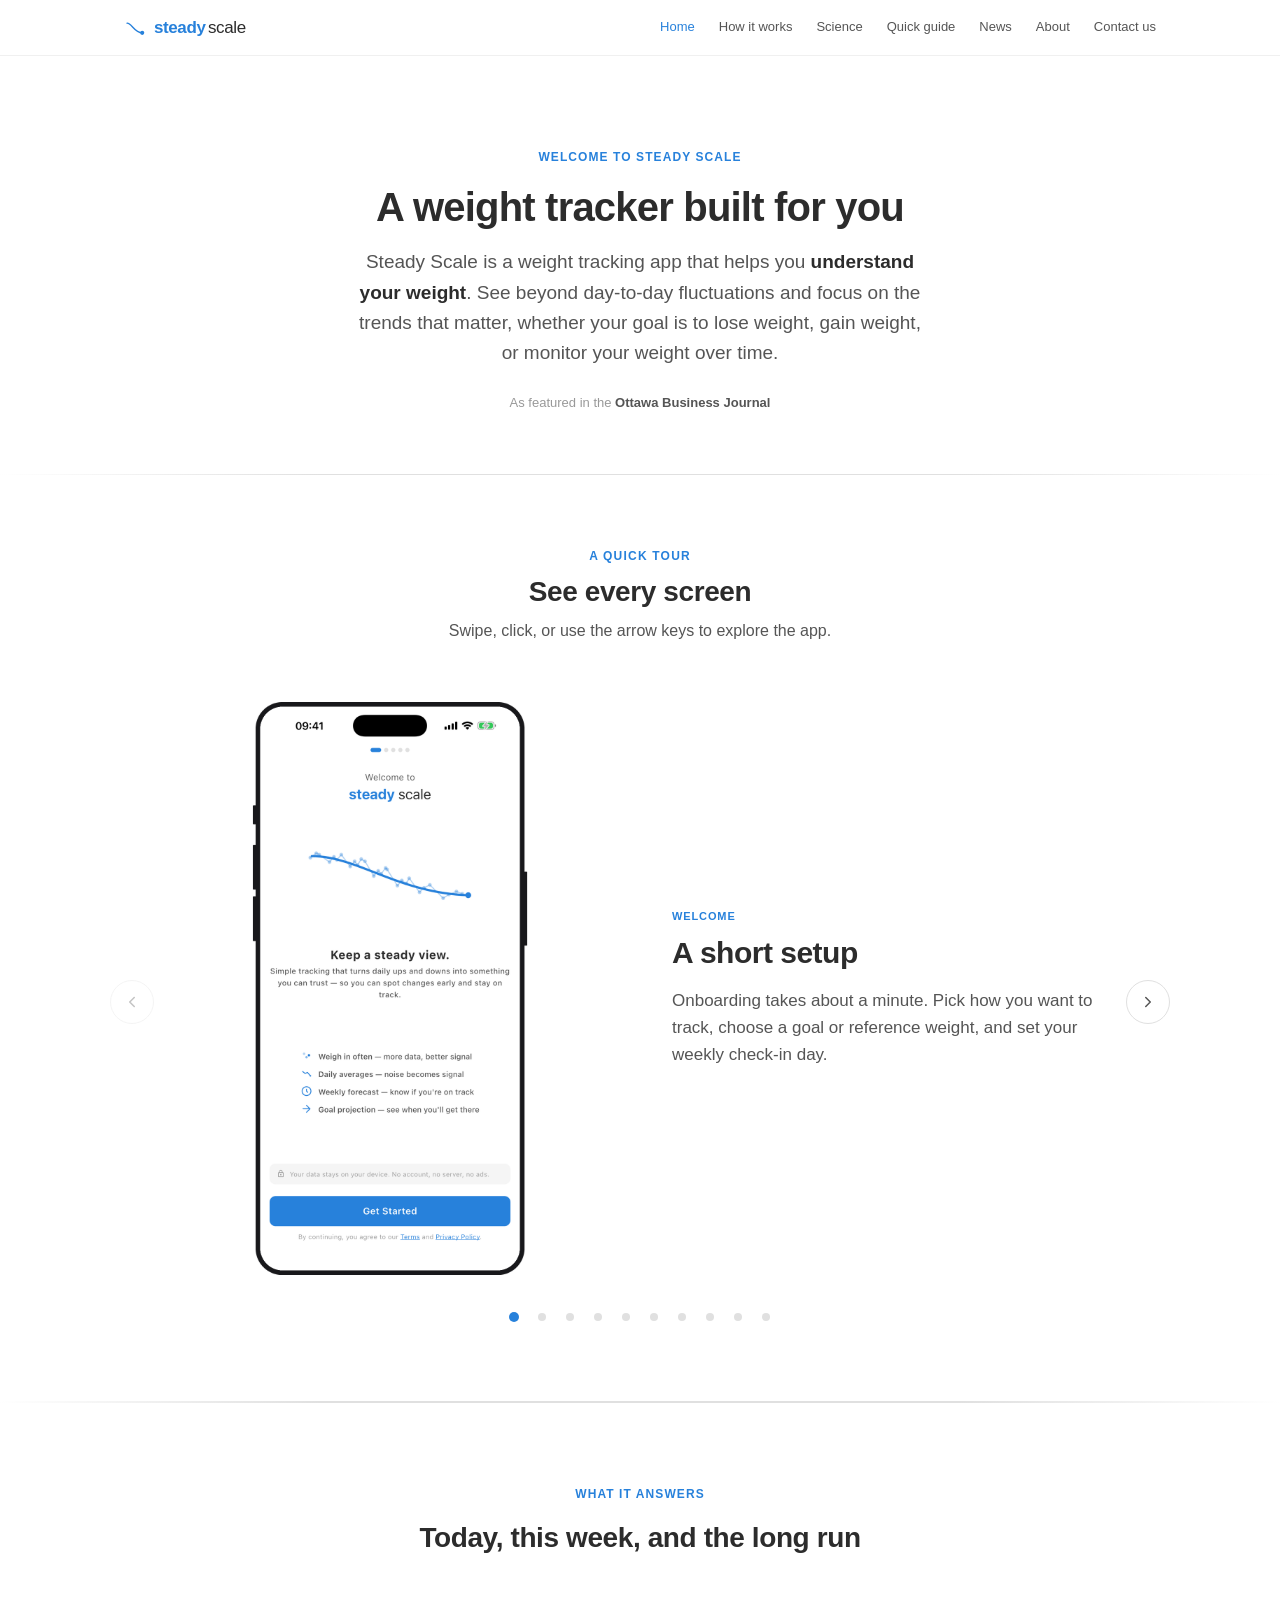
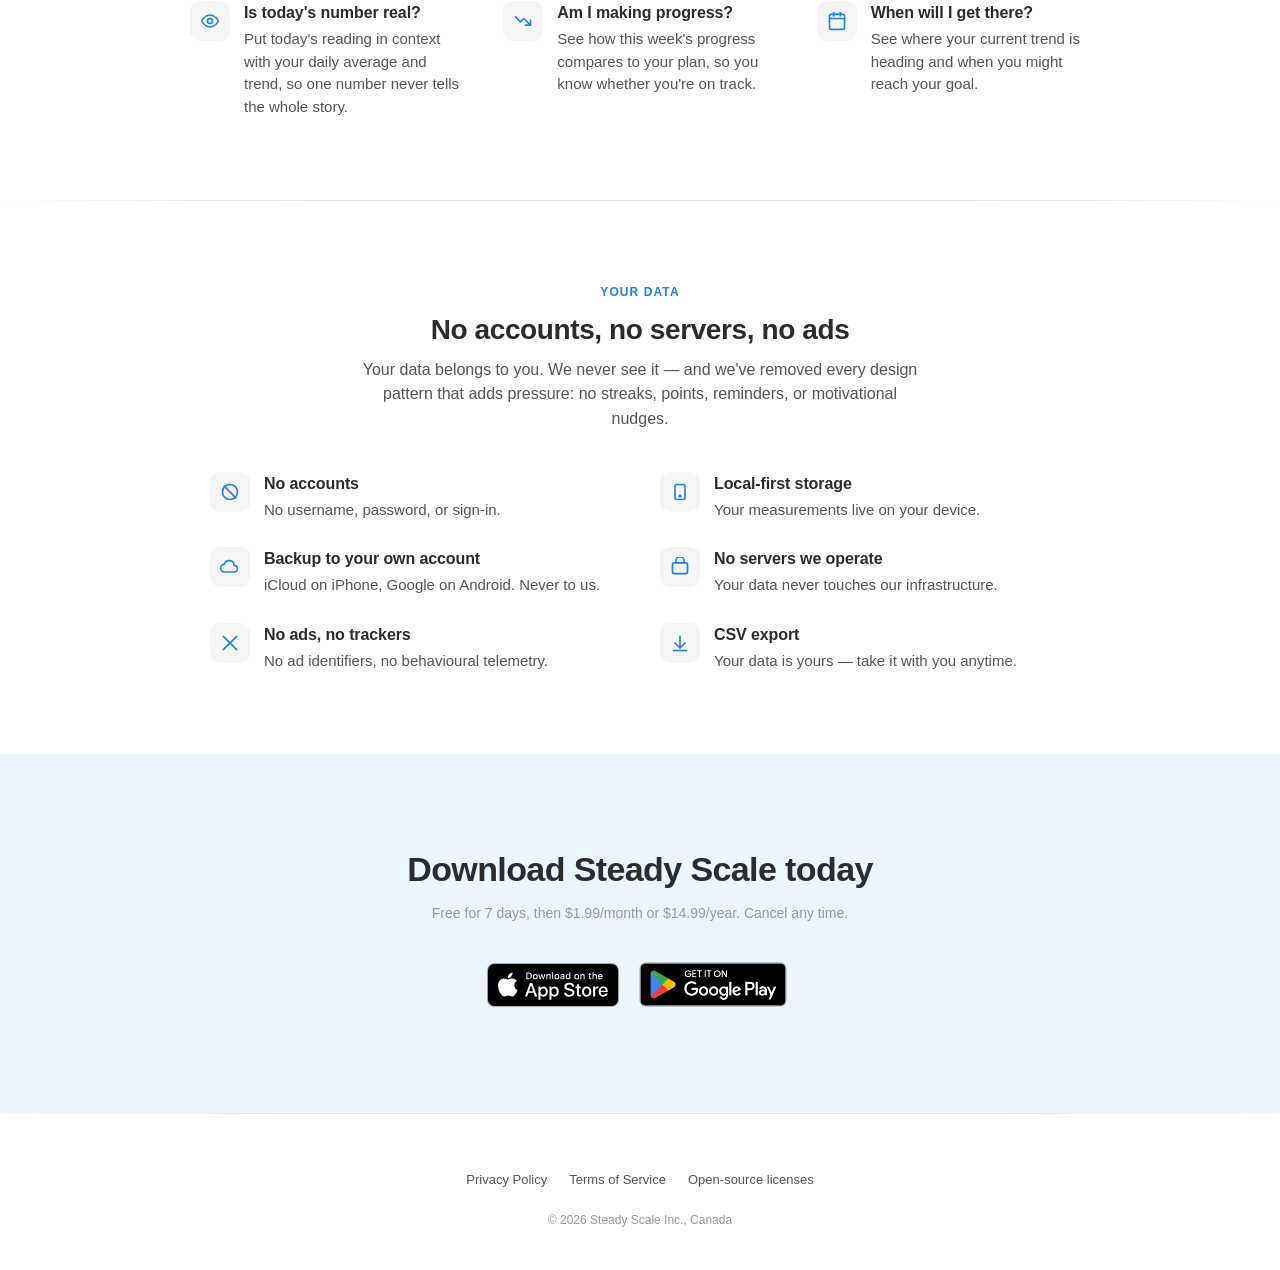
<file: index.html>
<!DOCTYPE html>
<html lang="en">
<head>
<meta charset="UTF-8">
<meta name="viewport" content="width=device-width, initial-scale=1.0">

<meta property="og:title" content="Steady Scale — A weight tracker built for you">
<meta property="og:description" content="Steady Scale is a weight tracking app that helps you understand your weight — for losing, gaining, or maintaining. Private, on iPhone and Android, $1.99/month.">
<meta property="og:type" content="website">
<meta property="og:url" content="https://steadyscale.app/">
<meta property="og:site_name" content="Steady Scale">
<meta property="og:locale" content="en_US">
<meta property="og:image" content="https://steadyscale.app/og-image.png">
<meta property="og:image:width" content="1200">
<meta property="og:image:height" content="630">
<meta property="og:image:type" content="image/png">
<meta property="og:image:alt" content="The Steady Scale wordmark, below the logo's trend line and endpoint dot.">

<meta name="twitter:card" content="summary_large_image">
<meta name="twitter:title" content="Steady Scale — A weight tracker built for you">
<meta name="twitter:description" content="Steady Scale is a weight tracking app that helps you understand your weight — for losing, gaining, or maintaining. Private, on iPhone and Android, $1.99/month.">
<meta name="twitter:image" content="https://steadyscale.app/og-image.png">

<link rel="icon" type="image/svg+xml" href="/favicon.svg">
<title>Steady Scale — A weight tracker built for you</title>
<meta name="description" content="Steady Scale is a weight tracking app that helps you understand your weight — for losing, gaining, or maintaining. Private, on iPhone and Android, $1.99/month.">
<meta name="theme-color" content="#2781DB">
<link rel="canonical" href="https://steadyscale.app/">
<link rel="stylesheet" href="/assets/site.css">

<script type="application/ld+json">
{
  "@context": "https://schema.org",
  "@type": "Organization",
  "@id": "https://steadyscale.app/#organization",
  "name": "Steady Scale Inc.",
  "alternateName": "Steady Scale",
  "description": "Steady Scale Inc. is an Ottawa-based software company. It builds Steady Scale, a privacy-first iPhone and Android app that applies statistical trend analysis to daily weigh-ins so people can see whether their weight is actually changing.",
  "url": "https://steadyscale.app/",
  "logo": "https://steadyscale.app/og-image.png",
  "email": "support@steadyscale.app",
  "address": {
    "@type": "PostalAddress",
    "addressLocality": "Ottawa",
    "addressRegion": "Ontario",
    "addressCountry": "CA"
  },
  "subjectOf": {
    "@type": "NewsArticle",
    "@id": "https://obj.ca/frustrated-weight-management-apps-couple-scientific-alt/",
    "headline": "Frustrated with weight management apps, couple builds ‘scientific’ alternative",
    "url": "https://obj.ca/frustrated-weight-management-apps-couple-scientific-alt/",
    "datePublished": "2026-07-17",
    "publisher": {
      "@type": "NewsMediaOrganization",
      "name": "Ottawa Business Journal",
      "url": "https://obj.ca/"
    }
  }
}
</script>

<script type="application/ld+json">
{
  "@context": "https://schema.org",
  "@type": "SoftwareApplication",
  "@id": "https://steadyscale.app/#app",
  "name": "Steady Scale",
  "description": "A privacy-first weight tracker for iPhone and Android that uses statistical trend analysis to separate the underlying trend from day-to-day fluctuations, helping people understand whether their weight is really changing rather than reacting to daily noise. No accounts, no ads, no gamification; supports weight loss, gain, and maintenance.",
  "applicationCategory": "HealthApplication",
  "operatingSystem": ["iOS 15.0 or later", "Android 7.0 or later"],
  "softwareVersion": "1.2.0",
  "datePublished": "2026-06-30",
  "featureList": [
    "Averages multiple weigh-ins per day into a single daily figure",
    "Estimates the underlying trend with a 14-day rolling Ridge regression",
    "Weekly check-ins against a plan target that stays fixed through the week",
    "Goal-date projection with an uncertainty range that widens further out",
    "Loss, gain, and monitor tracking modes",
    "Data stored on the device, with CSV export and backup restore",
    "No account, no ads, no streaks or engagement mechanics"
  ],
  "screenshot": [
    "https://steadyscale.app/assets/screenshots/cropped/06-dashboard.png",
    "https://steadyscale.app/assets/screenshots/cropped/07-chart.png",
    "https://steadyscale.app/assets/screenshots/cropped/08-log.png",
    "https://steadyscale.app/assets/screenshots/cropped/03-goal-weight.png",
    "https://steadyscale.app/assets/screenshots/cropped/04-weekly-rate.png",
    "https://steadyscale.app/assets/screenshots/cropped/09-settings.png"
  ],
  "publisher": { "@id": "https://steadyscale.app/#organization" },
  "offers": [
    { "@type": "Offer", "price": "1.99", "priceCurrency": "USD", "name": "Monthly" },
    { "@type": "Offer", "price": "14.99", "priceCurrency": "USD", "name": "Annual" }
  ],
  "url": "https://steadyscale.app/",
  "downloadUrl": [
    "https://apps.apple.com/us/app/steady-scale-weight-tracker/id6775728814",
    "https://play.google.com/store/apps/details?id=app.steadyscale.steady_scale"
  ],
  "sameAs": [
    "https://apps.apple.com/us/app/steady-scale-weight-tracker/id6775728814",
    "https://play.google.com/store/apps/details?id=app.steadyscale.steady_scale",
    "https://www.producthunt.com/products/steady-scale",
    "https://peerlist.io/groomeryan/project/steady-scale"
  ]
}
</script>

<script type="application/ld+json">
{
  "@context": "https://schema.org",
  "@type": "WebSite",
  "@id": "https://steadyscale.app/#website",
  "name": "Steady Scale",
  "url": "https://steadyscale.app/",
  "description": "Steady Scale is a privacy-first weight-tracking app for iPhone and Android that uses statistical trend analysis to help people understand the direction of their weight instead of reacting to daily fluctuations.",
  "publisher": { "@id": "https://steadyscale.app/#organization" },
  "about": { "@id": "https://steadyscale.app/#app" }
}
</script>

<style>
:root {
  --bg: #FFFFFF;
  --surface: #F5F5F5;
  --surface-tint: #EBF4FF;
  --celebration-border: rgba(39, 129, 219, 0.18);
  --border: #E0E0E0;
  --border-soft: #ECECEC;
  --text: #2C2C2C;
  --secondary: #555555;
  --muted: #999999;
  --blue: #2781DB;
  --blue-deep: #1D65C4;
  --shadow-md: 0 1px 3px rgba(0,0,0,.05), 0 4px 16px rgba(0,0,0,.06);
  --radius-card: 12px;
  --nav-h: 56px;
}
*, *::before, *::after { box-sizing: border-box; margin: 0; padding: 0; }
html { scroll-behavior: smooth; }
body {
  font-family: -apple-system, BlinkMacSystemFont, 'SF Pro Text', 'SF Pro Display', 'Helvetica Neue', Arial, sans-serif;
  color: var(--text);
  background: var(--bg);
  -webkit-font-smoothing: antialiased;
  -moz-osx-font-smoothing: grayscale;
  line-height: 1.6;
  padding-top: var(--nav-h);
}
a { color: inherit; }
main { padding-bottom: 0; }

.skip { position: absolute; top: -40px; left: 8px; background: var(--text); color: #FFF; padding: 8px 14px; border-radius: 6px; font-size: 13px; z-index: 100; transition: top 0.15s; }
.skip:focus { top: 8px; }
.visually-hidden { position: absolute; width: 1px; height: 1px; padding: 0; margin: -1px; overflow: hidden; clip: rect(0,0,0,0); white-space: nowrap; border: 0; }

/* Sticky nav */
.nav { position: fixed; top: 0; left: 0; right: 0; height: var(--nav-h); background: rgba(255,255,255,0.85); backdrop-filter: saturate(180%) blur(14px); -webkit-backdrop-filter: saturate(180%) blur(14px); border-bottom: 1px solid rgba(0,0,0,0.06); z-index: 50; }
.nav-inner { max-width: 1080px; margin: 0 auto; height: 100%; padding: 0 24px; display: flex; align-items: center; justify-content: space-between; }
.nav-brand { display: inline-flex; align-items: center; gap: 8px; text-decoration: none; }
.nav-brand:hover { text-decoration: none; }
.nav-brand svg { width: 22px; height: 22px; }
.nav-wm { font-size: 17px; letter-spacing: -0.4px; text-transform: lowercase; }
.nav-wm .w-steady { font-weight: 700; color: var(--blue); }
.nav-wm .w-scale  { font-weight: 400; color: var(--text); margin-left: 0.15em; }
.nav-links { display: flex; align-items: center; gap: 24px; }
.nav-links a { font-size: 13px; font-weight: 500; color: var(--secondary); text-decoration: none; transition: color 0.15s; }
.nav-links a:hover { color: var(--blue); }

/* Hero */
.tour-head { text-align: center; padding: 92px 24px 60px; max-width: 700px; margin: 0 auto; }
.tour-head .welcome { display: block; font-size: 12px; font-weight: 700; letter-spacing: 0.09em; text-transform: uppercase; color: var(--blue); margin-bottom: 18px; }
.tour-head h1 { font-size: 40px; font-weight: 700; letter-spacing: -0.8px; line-height: 1.1; margin-bottom: 18px; color: var(--text); }
.tour-head h1 + p { font-size: 19px; color: var(--secondary); line-height: 1.6; max-width: 580px; margin: 0 auto; }
.tour-head h1 + p b { color: var(--text); font-weight: 600; }
.home-press { margin-top: 24px; font-size: 13px; color: var(--muted); }
.home-press a { color: var(--secondary); font-weight: 600; text-decoration: none; }
.home-press a:hover { color: var(--blue); }

/* Carousel band (white — the screenshots are opaque white, so a fill would show their corners) */
/* Edge-fading dividers via a horizontal-gradient border-image. */
.tour-band { border-top: 1px solid var(--border-soft); border-bottom: 1px solid var(--border-soft); border-image: linear-gradient(to right, transparent, var(--border) 25%, var(--border) 75%, transparent) 1; padding-bottom: 40px; }
.tour-intro { text-align: center; max-width: 640px; margin: 0 auto; padding: 72px 24px 0; }
.tour-intro .eyebrow { display: block; font-size: 12px; font-weight: 700; letter-spacing: 0.1em; text-transform: uppercase; color: var(--blue); margin-bottom: 10px; }
.tour-intro h2 { font-size: 28px; font-weight: 700; letter-spacing: -0.4px; line-height: 1.15; margin-bottom: 10px; color: var(--text); }
.tour-intro p { font-size: 16px; color: var(--secondary); }

/* What it answers */
.qs-sec { padding: 82px 24px; text-align: center; border-top: 1px solid var(--border-soft); border-image: linear-gradient(to right, transparent, var(--border) 25%, var(--border) 75%, transparent) 1; }
.qs-sec .eyebrow { display: block; font-size: 12px; font-weight: 700; letter-spacing: 0.09em; text-transform: uppercase; color: var(--blue); margin-bottom: 12px; }
.qs-sec h2 { font-size: 28px; font-weight: 700; letter-spacing: -0.4px; margin-bottom: 40px; color: var(--text); }

/* Shared icon grid — What it answers + Your data */
.posture-list { margin: 0 auto; display: grid; gap: 26px 40px; text-align: left; }
.posture-list.cols3 { max-width: 900px; grid-template-columns: repeat(3, 1fr); }
/* 860, not 780, so "iCloud on iPhone, Google on Android. Never to us." sits on
   one line; the 640px breakpoint below still collapses this to one column. */
.posture-list.cols2 { max-width: 860px; grid-template-columns: 1fr 1fr; }
.posture-item { display: flex; align-items: flex-start; gap: 14px; }
.posture-icon { flex: 0 0 40px; width: 40px; height: 40px; display: flex; align-items: center; justify-content: center; background: var(--surface); border-radius: 10px; color: var(--blue); }
.posture-icon svg { width: 20px; height: 20px; }
.posture-text { font-size: 15px; color: var(--secondary); line-height: 1.5; }
.posture-text .posture-name { display: block; font-weight: 700; color: var(--text); font-size: 16px; margin-bottom: 3px; letter-spacing: -0.1px; }

/* Carousel — native scroll-snap track */
.carousel {
  position: relative;
  max-width: 1080px;
  margin: 0 auto;
  padding: 56px 72px 32px;
}
.carousel-track {
  display: flex;
  overflow-x: auto;
  overflow-y: hidden;
  scroll-snap-type: x mandatory;
  scroll-behavior: smooth;
  -webkit-overflow-scrolling: touch;
  overscroll-behavior-x: contain;
  scrollbar-width: none;
}
.carousel-track::-webkit-scrollbar { display: none; }
.carousel-slide {
  flex: 0 0 100%;
  scroll-snap-align: center;
  scroll-snap-stop: always;
  display: grid;
  grid-template-columns: 1fr 1fr;
  align-items: center;
  gap: 64px;
}
.slide-image { display: flex; justify-content: center; }
.slide-image img {
  width: 100%;
  max-width: 280px;
  height: auto;
  display: block;
  -webkit-user-drag: none;
  user-select: none;
}
.slide-text .eyebrow {
  font-size: 11px;
  font-weight: 700;
  letter-spacing: 0.08em;
  text-transform: uppercase;
  color: var(--blue);
  margin-bottom: 10px;
}
.slide-text h2 {
  font-size: 30px;
  font-weight: 700;
  letter-spacing: -0.5px;
  line-height: 1.15;
  margin-bottom: 16px;
  color: var(--text);
}
.slide-text p {
  font-size: 17px;
  color: var(--secondary);
  line-height: 1.6;
}

/* Arrow buttons */
.carousel-arrow {
  position: absolute;
  top: 50%;
  transform: translateY(-50%);
  width: 44px; height: 44px;
  border-radius: 50%;
  background: var(--bg);
  border: 1px solid var(--border);
  color: var(--secondary);
  cursor: pointer;
  display: flex; align-items: center; justify-content: center;
  transition: color 0.15s, border-color 0.15s, transform 0.1s, box-shadow 0.15s;
  z-index: 2;
}
.carousel-arrow:hover { color: var(--blue); border-color: var(--blue); box-shadow: var(--shadow-md); }
.carousel-arrow:active { transform: translateY(-50%) scale(0.95); }
.carousel-arrow:disabled {
  opacity: 0.35;
  cursor: default;
  box-shadow: none;
}
.carousel-arrow:disabled:hover { color: var(--secondary); border-color: var(--border); box-shadow: none; }
.carousel-arrow svg { width: 18px; height: 18px; }
.carousel-prev { left: 10px; }
.carousel-next { right: 10px; }

/* Dots — 24×24 hit area, 8×8 visual */
.carousel-dots {
  display: flex;
  justify-content: center;
  gap: 4px;
  margin-top: 28px;
}
.carousel-dots .dot {
  width: 24px; height: 24px;
  border: none;
  background: transparent;
  padding: 0;
  cursor: pointer;
  display: flex;
  align-items: center;
  justify-content: center;
  border-radius: 50%;
}
.carousel-dots .dot::before {
  content: '';
  width: 8px; height: 8px;
  border-radius: 50%;
  background: var(--border);
  transition: background 0.15s, transform 0.15s;
}
.carousel-dots .dot:hover::before { background: var(--muted); }
.carousel-dots .dot.is-active::before { background: var(--blue); transform: scale(1.25); }
.carousel-dots .dot:focus-visible { outline: 2px solid var(--blue); outline-offset: 2px; }

/* Pricing section */
.pricing-section { padding: 96px 24px; text-align: center; background: var(--surface-tint); }
.pricing-inner { max-width: 620px; margin: 0 auto; }
.pricing-inner .eyebrow { font-size: 12px; font-weight: 600; letter-spacing: 0.1em; text-transform: uppercase; color: var(--blue); margin-bottom: 14px; }
.pricing-inner h2 { font-size: 34px; font-weight: 700; letter-spacing: -0.6px; line-height: 1.12; margin-bottom: 14px; color: var(--text); }
.pricing-inner p { font-size: 17px; color: var(--secondary); line-height: 1.55; }
.pricing-inner .cta-sub { font-size: 14px; color: var(--muted); }

/* Your data */
.data-section { padding: 82px 24px; background: var(--bg); text-align: center; border-top: 1px solid var(--border-soft); border-image: linear-gradient(to right, transparent, var(--border) 25%, var(--border) 75%, transparent) 1; }
.data-inner { max-width: 900px; margin: 0 auto; }
.data-head .eyebrow { display: block; font-size: 12px; font-weight: 700; letter-spacing: 0.09em; text-transform: uppercase; color: var(--blue); margin-bottom: 12px; }
.data-head h2 { font-size: 28px; font-weight: 700; letter-spacing: -0.4px; line-height: 1.12; margin-bottom: 12px; color: var(--text); }
.data-head p { font-size: 16px; color: var(--secondary); line-height: 1.55; max-width: 560px; margin: 0 auto 40px; }

/* Store badges — official Apple + Google assets, used unmodified.
   Sized so the two VISIBLE buttons match: Google bakes its required clear space
   into the file (564x168 of art inside 646x250), Apple does not. See
   assets/badges/README.md before changing either number. */
.store-badges { display: flex; justify-content: center; align-items: center; flex-wrap: wrap; gap: 6px; margin-top: 28px; }
.store-badge { display: inline-block; line-height: 0; border-radius: 9px; transition: transform 0.1s ease, filter 0.15s ease; }
.store-badge img { display: block; width: auto; }
.appstore-badge img { height: 44px; margin: 0 4px; }   /* Apple's clear space is not in the file */
.playstore-badge img { height: 65px; }                 /* 65 x 168/250 = 44 visible */
.store-badge:hover { transform: translateY(-1px); filter: drop-shadow(0 3px 8px rgba(16, 24, 40, 0.22)); }
.store-badge:active { transform: translateY(0); }
.store-badge:focus-visible { outline: 2px solid var(--blue); outline-offset: 3px; }

/* Footer */
.footer { padding: 56px 24px 40px; text-align: center; border-top: 1px solid var(--border-soft); border-image: linear-gradient(to right, transparent, var(--border) 25%, var(--border) 75%, transparent) 1; }
.footer-nav { display: flex; justify-content: center; gap: 6px 22px; flex-wrap: wrap; margin-bottom: 20px; }
.footer-nav a { font-size: 13px; color: var(--secondary); text-decoration: none; transition: color 0.15s; }
.footer-nav a:hover { color: var(--blue); }
.footer-meta { font-size: 12px; color: var(--muted); line-height: 1.6; }

/* Responsive */
@media (max-width: 640px) {
  .tour-head { padding: 62px 20px 44px; }
  .tour-head h1 { font-size: 32px; letter-spacing: -0.5px; }
  .tour-head h1 + p { font-size: 17px; }
  .tour-intro { padding-top: 52px; }
  .tour-intro h2 { font-size: 24px; }
  .carousel { padding: 32px 0 16px; }
  .carousel-slide { grid-template-columns: 1fr; gap: 20px; text-align: center; padding: 0 24px; }
  .slide-image img { max-width: 220px; }
  .slide-text h2 { font-size: 24px; }
  .slide-text p { font-size: 15px; }
  /* Arrows hidden on mobile — swipe + dots are the primary affordances. */
  .carousel-arrow { display: none; }
  .qs-sec { padding: 56px 20px; }
  .qs-sec h2 { font-size: 24px; }
  .data-section { padding: 56px 20px; }
  .data-head h2 { font-size: 24px; }
  .posture-list.cols3, .posture-list.cols2 { grid-template-columns: 1fr; gap: 20px; max-width: 420px; }
  .pricing-section { padding: 56px 20px; }
  .pricing-inner h2 { font-size: 26px; }
  .nav-links { gap: 18px; }
  .nav-links a { font-size: 12px; }
  .footer-nav { gap: 6px 16px; }
}
@media (prefers-reduced-motion: reduce) {
  .carousel-track { scroll-behavior: auto; }
  .carousel-dots .dot::before { transition: none; }
  html { scroll-behavior: auto; }
}
</style>
</head>
<body>

<a href="#main" class="skip">Skip to content</a>

<header class="nav" role="banner">
  <div class="nav-inner">
    <a href="/" class="nav-brand" aria-label="Steady Scale home">
      <svg viewBox="0 0 64 64" fill="none" role="img" aria-hidden="true">
        <path d="M 9 18 C 22 17, 30 46, 53 46" stroke="#2781DB" stroke-width="4" stroke-linecap="round"/>
        <circle cx="53" cy="46" r="6" fill="#2781DB"/>
      </svg>
      <span class="nav-wm"><span class="w-steady">steady</span><span class="w-scale">scale</span></span>
    </a>
    <nav class="nav-links" aria-label="Primary">
      <a href="/" class="is-active">Home</a>
      <a href="/how-it-works">How it works</a>
      <a href="/science">Science</a>
      <a href="/guide">Quick guide</a>
      <a href="/news">News</a>
      <a href="/about">About</a>
      <a href="/support">Contact us</a>
    </nav>
  </div>
</header>

<main id="main">

<div class="tour-head">
  <span class="welcome">Welcome to Steady Scale</span>
  <h1>A weight tracker built for you</h1>
  <p>Steady Scale is a weight tracking app that helps you <b>understand your weight</b>. See beyond day-to-day fluctuations and focus on the trends that matter, whether your goal is to lose weight, gain weight, or monitor your weight over time.</p>
  <p class="home-press">As featured in the <a href="https://obj.ca/frustrated-weight-management-apps-couple-scientific-alt/?bypass=6a5a75eb1904b" target="_blank" rel="noopener">Ottawa Business Journal</a></p>
</div>

<section class="tour-band">

<div class="tour-intro">
  <span class="eyebrow">A quick tour</span>
  <h2>See every screen</h2>
  <p>Swipe, click, or use the arrow keys to explore the app.</p>
</div>

<section class="carousel" aria-roledescription="carousel" aria-label="A tour of Steady Scale">

  <button class="carousel-arrow carousel-prev" type="button" aria-label="Previous screen">
    <svg viewBox="0 0 24 24" fill="none" stroke="currentColor" stroke-width="2" stroke-linecap="round" stroke-linejoin="round"><polyline points="15 18 9 12 15 6"/></svg>
  </button>

  <div class="carousel-track" aria-live="polite">

    <div class="carousel-slide" role="group" aria-roledescription="slide" aria-label="1 of 10: Welcome">
      <div class="slide-image"><img src="/assets/screenshots/cropped/01-welcome.png" alt="Welcome screen, showing scattered weigh-ins with a trend line drawn through them." width="800" height="1650"></div>
      <div class="slide-text">
        <div class="eyebrow">Welcome</div>
        <h2>A short setup</h2>
        <p>Onboarding takes about a minute. Pick how you want to track, choose a goal or reference weight, and set your weekly check-in day.</p>
      </div>
    </div>

    <div class="carousel-slide" role="group" aria-roledescription="slide" aria-label="2 of 10: Tracking mode">
      <div class="slide-image"><img src="/assets/screenshots/cropped/02-tracking-mode.png" alt="Tracking mode screen, offering Lose, Gain, and Monitor weight as three choices." width="800" height="1650" loading="lazy"></div>
      <div class="slide-text">
        <div class="eyebrow">Tracking mode</div>
        <h2>Loss, Gain, or Monitor</h2>
        <p>Pick the one that fits. The weekly trend works the same for all three — and you can switch any time without losing your history.</p>
      </div>
    </div>

    <div class="carousel-slide" role="group" aria-roledescription="slide" aria-label="3 of 10: Goal weight">
      <div class="slide-image"><img src="/assets/screenshots/cropped/03-goal-weight.png" alt="Goal weight screen, with a scrolling weight picker above a coloured BMI bar." width="800" height="1650" loading="lazy"></div>
      <div class="slide-text">
        <div class="eyebrow">Goal weight</div>
        <h2>A goal you could maintain</h2>
        <p>Pick a weight you could see yourself maintaining, not just reaching. BMI is shown as a reference, not a prescription.</p>
      </div>
    </div>

    <div class="carousel-slide" role="group" aria-roledescription="slide" aria-label="4 of 10: Weekly rate">
      <div class="slide-image"><img src="/assets/screenshots/cropped/04-weekly-rate.png" alt="Weekly rate screen, with four pace presets and a check-in day selector." width="800" height="1650" loading="lazy"></div>
      <div class="slide-text">
        <div class="eyebrow">Weekly rate</div>
        <h2>Pick a pace</h2>
        <p>Choose any rate from 0.5 to 2.0 lb per week. Your rate sets a weekly target that stays constant throughout the week and updates after each check-in day.</p>
      </div>
    </div>

    <div class="carousel-slide" role="group" aria-roledescription="slide" aria-label="5 of 10: Free trial">
      <div class="slide-image"><img src="/assets/screenshots/cropped/05-completion.png" alt="Final setup screen, with monthly and yearly plan cards and a link to continue without subscribing." width="800" height="1650" loading="lazy"></div>
      <div class="slide-text">
        <div class="eyebrow">Free trial</div>
        <h2>Free for 7 days</h2>
        <p>Choose a monthly or yearly subscription, or try the app without subscribing. No account needed, and you can cancel any time.</p>
      </div>
    </div>

    <div class="carousel-slide" role="group" aria-roledescription="slide" aria-label="6 of 10: Dashboard">
      <div class="slide-image"><img src="/assets/screenshots/cropped/06-dashboard.png" alt="Dashboard, with three stacked cards: goal date, this week's pace, today's average." width="800" height="1650" loading="lazy"></div>
      <div class="slide-text">
        <div class="eyebrow">Dashboard</div>
        <h2>Long term, this week, today</h2>
        <p>Three cards show three time horizons: where you're heading, how this week's pace compares to plan, and today's daily average.</p>
      </div>
    </div>

    <div class="carousel-slide" role="group" aria-roledescription="slide" aria-label="7 of 10: Chart">
      <div class="slide-image"><img src="/assets/screenshots/cropped/07-chart.png" alt="Chart screen, with faint daily weigh-ins under a smooth blue trend line and a dashed projection." width="800" height="1650" loading="lazy"></div>
      <div class="slide-text">
        <div class="eyebrow">Chart</div>
        <h2>Noise into signal</h2>
        <p>The chart layers raw weigh-ins, daily averages, and a 14-day rolling trend that filters out day-to-day noise. From your trend and chosen rate, it projects forward to your goal — so you can see when you'll get there.</p>
      </div>
    </div>

    <div class="carousel-slide" role="group" aria-roledescription="slide" aria-label="8 of 10: Log">
      <div class="slide-image"><img src="/assets/screenshots/cropped/08-log.png" alt="Log screen, with a large weight field above a dated list of recent weigh-ins." width="800" height="1650" loading="lazy"></div>
      <div class="slide-text">
        <div class="eyebrow">Log</div>
        <h2>Log as often as you like</h2>
        <p>Weigh in once a day or multiple times a day — whatever works for you. You can edit or backfill measurements any time, and unlikely entries get flagged so a typo doesn't throw off your trend.</p>
      </div>
    </div>

    <div class="carousel-slide" role="group" aria-roledescription="slide" aria-label="9 of 10: Settings">
      <div class="slide-image"><img src="/assets/screenshots/cropped/09-settings.png" alt="Settings screen, with the current plan in one card above backup and data options." width="800" height="1650" loading="lazy"></div>
      <div class="slide-text">
        <div class="eyebrow">Settings</div>
        <h2>Plan, preferences, and backup</h2>
        <p>Your active plan lives in one card: edit, pause, or delete from there. Switching between Loss, Gain, and Monitor preserves your history, and deleted plans can be restored from Past plans.</p>
      </div>
    </div>

    <div class="carousel-slide" role="group" aria-roledescription="slide" aria-label="10 of 10: Help">
      <div class="slide-image"><img src="/assets/screenshots/cropped/10-help.png" alt="Help screen, a list of expandable topics under headings like Using the app." width="800" height="1650" loading="lazy"></div>
      <div class="slide-text">
        <div class="eyebrow">Help</div>
        <h2>Every element explained</h2>
        <p>The Help tab covers how the math works, how to read the chart, how your data is handled, and how to get in touch. Every part of the system is open.</p>
      </div>
    </div>

  </div>

  <button class="carousel-arrow carousel-next" type="button" aria-label="Next screen">
    <svg viewBox="0 0 24 24" fill="none" stroke="currentColor" stroke-width="2" stroke-linecap="round" stroke-linejoin="round"><polyline points="9 18 15 12 9 6"/></svg>
  </button>

  <div class="carousel-dots" role="tablist" aria-label="Choose a screen">
    <button class="dot is-active" type="button" data-idx="0" aria-label="Welcome" aria-current="true"></button>
    <button class="dot" type="button" data-idx="1" aria-label="Tracking mode"></button>
    <button class="dot" type="button" data-idx="2" aria-label="Goal weight"></button>
    <button class="dot" type="button" data-idx="3" aria-label="Weekly rate"></button>
    <button class="dot" type="button" data-idx="4" aria-label="Free trial"></button>
    <button class="dot" type="button" data-idx="5" aria-label="Dashboard"></button>
    <button class="dot" type="button" data-idx="6" aria-label="Chart"></button>
    <button class="dot" type="button" data-idx="7" aria-label="Log"></button>
    <button class="dot" type="button" data-idx="8" aria-label="Settings"></button>
    <button class="dot" type="button" data-idx="9" aria-label="Help"></button>
  </div>
</section>

</section>

<section class="qs-sec" aria-labelledby="qs-title">
  <span class="eyebrow">What it answers</span>
  <h2 id="qs-title">Today, this week, and the long run</h2>
  <div class="posture-list cols3">
    <div class="posture-item">
      <div class="posture-icon" aria-hidden="true">
        <svg viewBox="0 0 24 24" fill="none" stroke="currentColor" stroke-width="2" stroke-linecap="round" stroke-linejoin="round"><path d="M2 12s3.5-7 10-7 10 7 10 7-3.5 7-10 7-10-7-10-7z"/><circle cx="12" cy="12" r="3"/></svg>
      </div>
      <div class="posture-text"><span class="posture-name">Is today's number real?</span>Put today's reading in context with your daily average and trend, so one number never tells the whole story.</div>
    </div>
    <div class="posture-item">
      <div class="posture-icon" aria-hidden="true">
        <svg viewBox="0 0 24 24" fill="none" stroke="currentColor" stroke-width="2" stroke-linecap="round" stroke-linejoin="round"><polyline points="3 7 9 13 13 9 21 17"/><polyline points="15 17 21 17 21 11"/></svg>
      </div>
      <div class="posture-text"><span class="posture-name">Am I making progress?</span>See how this week's progress compares to your plan, so you know whether you're on track.</div>
    </div>
    <div class="posture-item">
      <div class="posture-icon" aria-hidden="true">
        <svg viewBox="0 0 24 24" fill="none" stroke="currentColor" stroke-width="2" stroke-linecap="round" stroke-linejoin="round"><rect x="3" y="4" width="18" height="18" rx="2"/><line x1="3" y1="9" x2="21" y2="9"/><line x1="8" y1="2" x2="8" y2="6"/><line x1="16" y1="2" x2="16" y2="6"/></svg>
      </div>
      <div class="posture-text"><span class="posture-name">When will I get there?</span>See where your current trend is heading and when you might reach your goal.</div>
    </div>
  </div>
</section>

<section class="data-section" aria-labelledby="data-title">
  <div class="data-inner">
    <div class="data-head">
      <div class="eyebrow">Your data</div>
      <h2 id="data-title">No accounts, no servers, no ads</h2>
      <p>Your data belongs to you. We never see it — and we've removed every design pattern that adds pressure: no streaks, points, reminders, or motivational nudges.</p>
    </div>
    <div class="posture-list cols2">
      <div class="posture-item">
        <div class="posture-icon" aria-hidden="true">
          <svg viewBox="0 0 24 24" fill="none" stroke="currentColor" stroke-width="2" stroke-linecap="round"><circle cx="12" cy="12" r="9"/><line x1="5" y1="5" x2="19" y2="19"/></svg>
        </div>
        <div class="posture-text"><span class="posture-name">No accounts</span>No username, password, or sign-in.</div>
      </div>
      <div class="posture-item">
        <div class="posture-icon" aria-hidden="true">
          <svg viewBox="0 0 24 24" fill="none" stroke="currentColor" stroke-width="2" stroke-linecap="round" stroke-linejoin="round"><rect x="6" y="3" width="12" height="18" rx="2"/><circle cx="12" cy="17" r="1" fill="currentColor"/></svg>
        </div>
        <div class="posture-text"><span class="posture-name">Local-first storage</span>Your measurements live on your device.</div>
      </div>
      <div class="posture-item">
        <div class="posture-icon" aria-hidden="true">
          <svg viewBox="0 0 24 24" fill="none" stroke="currentColor" stroke-width="2" stroke-linecap="round" stroke-linejoin="round"><path d="M17 18a4 4 0 0 0 0-8 6 6 0 0 0-11.7-1.5A4.5 4.5 0 0 0 6 18z"/></svg>
        </div>
        <div class="posture-text"><span class="posture-name">Backup to your own account</span>iCloud on iPhone, Google on Android. Never to us.</div>
      </div>
      <div class="posture-item">
        <div class="posture-icon" aria-hidden="true">
          <svg viewBox="0 0 24 24" fill="none" stroke="currentColor" stroke-width="2" stroke-linecap="round" stroke-linejoin="round"><rect x="3" y="7" width="18" height="13" rx="2"/><path d="M7 7V5a5 5 0 0 1 10 0v2"/></svg>
        </div>
        <div class="posture-text"><span class="posture-name">No servers we operate</span>Your data never touches our infrastructure.</div>
      </div>
      <div class="posture-item">
        <div class="posture-icon" aria-hidden="true">
          <svg viewBox="0 0 24 24" fill="none" stroke="currentColor" stroke-width="2" stroke-linecap="round"><line x1="4" y1="4" x2="20" y2="20"/><line x1="20" y1="4" x2="4" y2="20"/></svg>
        </div>
        <div class="posture-text"><span class="posture-name">No ads, no trackers</span>No ad identifiers, no behavioural telemetry.</div>
      </div>
      <div class="posture-item">
        <div class="posture-icon" aria-hidden="true">
          <svg viewBox="0 0 24 24" fill="none" stroke="currentColor" stroke-width="2" stroke-linecap="round" stroke-linejoin="round"><path d="M12 4v12"/><polyline points="6 12 12 18 18 12"/><line x1="4" y1="21" x2="20" y2="21"/></svg>
        </div>
        <div class="posture-text"><span class="posture-name">CSV export</span>Your data is yours — take it with you anytime.</div>
      </div>
    </div>
  </div>
</section>

<section class="pricing-section" aria-labelledby="cta-title">
  <div class="pricing-inner">
    <h2 id="cta-title">Download Steady Scale today</h2>
    <p class="cta-sub">Free for 7 days, then $1.99/month or $14.99/year. Cancel any time.</p>
    <div class="store-badges">
      <a class="store-badge appstore-badge" href="https://apps.apple.com/us/app/steady-scale-weight-tracker/id6775728814" target="_blank" rel="noopener">
        <img src="/assets/badges/app-store.svg" alt="Download on the App Store" width="132" height="44">
      </a>
      <a class="store-badge playstore-badge" href="https://play.google.com/store/apps/details?id=app.steadyscale.steady_scale" target="_blank" rel="noopener">
        <img src="/assets/badges/google-play.png" alt="Get it on Google Play" width="168" height="65">
      </a>
    </div>
  </div>
</section>

</main>

<footer class="footer" role="contentinfo">
  <nav class="footer-nav" aria-label="Secondary">
    <a href="/privacy">Privacy Policy</a>
    <a href="/terms">Terms of Service</a>
    <a href="/licenses">Open-source licenses</a>
  </nav>
  <div class="footer-meta">
    &copy; 2026 Steady Scale Inc., Canada
  </div>
</footer>

<script>
(() => {
  const carousel = document.querySelector('.carousel');
  if (!carousel) return;
  const track = carousel.querySelector('.carousel-track');
  const slides = [...carousel.querySelectorAll('.carousel-slide')];
  const dots = [...carousel.querySelectorAll('.carousel-dots .dot')];
  const prev = carousel.querySelector('.carousel-prev');
  const next = carousel.querySelector('.carousel-next');
  let current = 0;

  const updateUI = (idx) => {
    current = idx;
    dots.forEach((d, i) => {
      d.classList.toggle('is-active', i === current);
      if (i === current) d.setAttribute('aria-current', 'true');
      else d.removeAttribute('aria-current');
    });
    prev.disabled = current <= 0;
    next.disabled = current >= slides.length - 1;
  };

  const scrollToSlide = (idx) => {
    if (idx < 0 || idx >= slides.length) return;
    track.scrollTo({ left: slides[idx].offsetLeft, behavior: 'smooth' });
  };

  // Sync active slide to the one most visible in the track viewport.
  const observer = new IntersectionObserver(
    (entries) => {
      let mostVisible = null;
      let maxRatio = 0;
      entries.forEach((e) => {
        if (e.intersectionRatio > maxRatio) {
          maxRatio = e.intersectionRatio;
          mostVisible = e.target;
        }
      });
      if (mostVisible && maxRatio > 0.5) {
        updateUI(slides.indexOf(mostVisible));
      }
    },
    { root: track, threshold: [0.5, 0.75, 1.0] }
  );
  slides.forEach((s) => observer.observe(s));

  prev.addEventListener('click', () => scrollToSlide(current - 1));
  next.addEventListener('click', () => scrollToSlide(current + 1));
  dots.forEach((d, i) => d.addEventListener('click', () => scrollToSlide(i)));

  // Arrow keys: only when carousel is in the viewport and user isn't typing.
  document.addEventListener('keydown', (e) => {
    if (e.key !== 'ArrowLeft' && e.key !== 'ArrowRight') return;
    const tag = document.activeElement?.tagName;
    if (tag === 'INPUT' || tag === 'TEXTAREA' || document.activeElement?.isContentEditable) return;
    const rect = carousel.getBoundingClientRect();
    const inView = rect.top < window.innerHeight * 0.8 && rect.bottom > window.innerHeight * 0.2;
    if (!inView) return;
    e.preventDefault();
    scrollToSlide(current + (e.key === 'ArrowLeft' ? -1 : 1));
  });

  // Reset to first slide on load (browsers may otherwise restore scroll position).
  track.scrollLeft = 0;
  updateUI(0);
})();
</script>

</body>
</html>
</file>
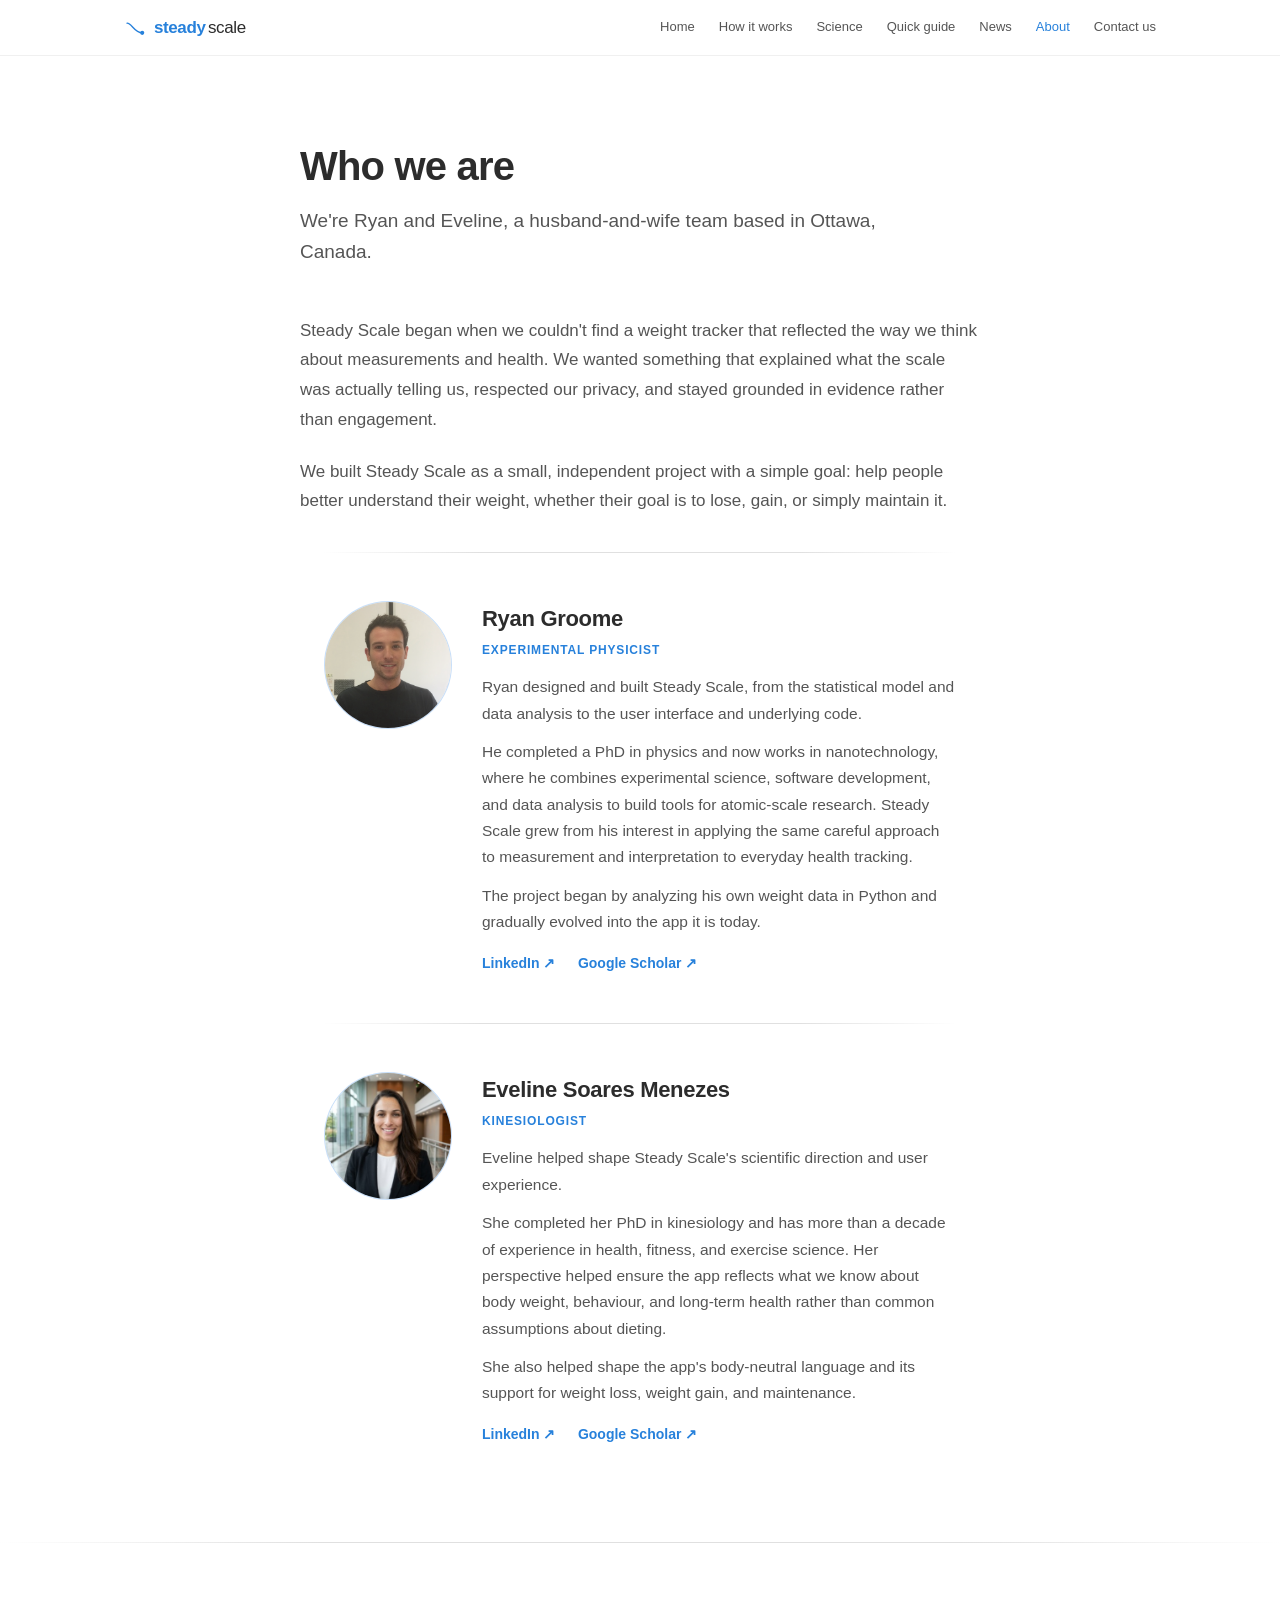
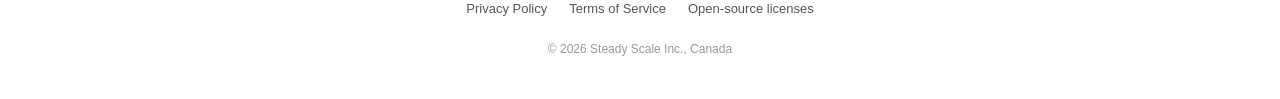
<file: about.html>
<!DOCTYPE html>
<html lang="en">
<head>
<meta charset="UTF-8">
<meta name="viewport" content="width=device-width, initial-scale=1.0">

<meta property="og:title" content="About Steady Scale — who we are">
<meta property="og:description" content="Steady Scale is made by Ryan Groome, a physicist, and Eveline Soares Menezes, a kinesiologist, in Ottawa — built like an instrument, not a social app.">
<meta property="og:type" content="website">
<meta property="og:url" content="https://steadyscale.app/about">
<meta name="twitter:card" content="summary_large_image">
<meta name="twitter:title" content="About Steady Scale — who we are">
<meta name="twitter:description" content="Steady Scale is made by Ryan Groome, a physicist, and Eveline Soares Menezes, a kinesiologist, in Ottawa — built like an instrument, not a social app.">
<meta name="twitter:image" content="https://steadyscale.app/og-image.png">
<meta property="og:site_name" content="Steady Scale">
<meta property="og:locale" content="en_US">
<meta property="og:image" content="https://steadyscale.app/og-image.png">
<meta property="og:image:width" content="1200">
<meta property="og:image:height" content="630">
<meta property="og:image:type" content="image/png">
<meta property="og:image:alt" content="The Steady Scale wordmark, below the logo's trend line and endpoint dot.">

<link rel="icon" type="image/svg+xml" href="/favicon.svg">
<title>About — Steady Scale</title>
<meta name="description" content="Steady Scale is made by Ryan Groome, a physicist, and Eveline Soares Menezes, a kinesiologist, in Ottawa — built like an instrument, not a social app.">
<meta name="theme-color" content="#2781DB">
<link rel="canonical" href="https://steadyscale.app/about">
<link rel="stylesheet" href="/assets/site.css">

<script type="application/ld+json">
{
  "@context": "https://schema.org",
  "@type": "AboutPage",
  "datePublished": "2026-07-21",
  "dateModified": "2026-08-14",
  "url": "https://steadyscale.app/about",
  "mainEntity": {
    "@type": "Organization",
    "@id": "https://steadyscale.app/#organization",
    "name": "Steady Scale Inc.",
    "url": "https://steadyscale.app/",
    "logo": "https://steadyscale.app/og-image.png",
    "address": {
      "@type": "PostalAddress",
      "addressLocality": "Ottawa",
      "addressRegion": "Ontario",
      "addressCountry": "CA"
    },
    "founder": {
      "@type": "Person",
      "name": "Ryan Groome",
      "jobTitle": "Experimental physicist",
      "description": "Designed and built Steady Scale: the statistical model, the interface, and the code. PhD in physics; works in nanotechnology.",
      "knowsAbout": ["physics", "data analysis", "statistical modelling", "nanotechnology"],
      "sameAs": [
        "https://www.linkedin.com/in/ryan-groome-b0544453/",
        "https://scholar.google.ca/citations?user=ymXecw8AAAAJ&hl=en&oi=ao"
      ]
    },
    "member": {
      "@type": "Person",
      "name": "Eveline Soares Menezes",
      "jobTitle": "Kinesiologist",
      "description": "Shaped Steady Scale's scientific direction and user experience. PhD in kinesiology with more than a decade in health, fitness, and exercise science.",
      "knowsAbout": ["kinesiology", "exercise science", "health and fitness", "body weight"],
      "sameAs": [
        "https://www.linkedin.com/in/evelinemenezes/",
        "https://scholar.google.com/citations?user=reTPjucAAAAJ&hl=pt-BR"
      ]
    }
  }
}
</script>
</head>
<body>

<a href="#main" class="skip">Skip to content</a>

<header class="nav" role="banner">
  <div class="nav-inner">
    <a href="/" class="nav-brand" aria-label="Steady Scale home">
      <svg viewBox="0 0 64 64" fill="none" role="img" aria-hidden="true">
        <path d="M 9 18 C 22 17, 30 46, 53 46" stroke="#2781DB" stroke-width="4" stroke-linecap="round"/>
        <circle cx="53" cy="46" r="6" fill="#2781DB"/>
      </svg>
      <span class="nav-wm"><span class="w-steady">steady</span><span class="w-scale">scale</span></span>
    </a>
    <nav class="nav-links" aria-label="Primary">
      <a href="/">Home</a>
      <a href="/how-it-works">How it works</a>
      <a href="/science">Science</a>
      <a href="/guide">Quick guide</a>
      <a href="/news">News</a>
      <a href="/about" class="is-active">About</a>
      <a href="/support">Contact us</a>
    </nav>
  </div>
</header>

<main id="main">

  <div class="page-hero">
    <div class="page-hero-inner">
      <h1>Who we are</h1>
      <p class="lead">We're Ryan and Eveline, a husband-and-wife team based in Ottawa, Canada.</p>
    </div>
  </div>

  <div class="prose about-intro">
    <p>Steady Scale began when we couldn't find a weight tracker that reflected the way we think about measurements and health. We wanted something that explained what the scale was actually telling us, respected our privacy, and stayed grounded in evidence rather than engagement.</p>
    <p>We built Steady Scale as a small, independent project with a simple goal: help people better understand their weight, whether their goal is to lose, gain, or simply maintain it.</p>
  </div>

  <div class="bio-list">

    <div class="bio-card">
      <img class="bio-avatar" src="/assets/team/ryan.png" alt="Ryan Groome" width="128" height="128">
      <div class="bio-content">
        <div class="bio-name">Ryan Groome</div>
        <div class="bio-role">Experimental physicist</div>
        <div class="bio-text">
          <p>Ryan designed and built Steady Scale, from the statistical model and data analysis to the user interface and underlying code.</p>
          <p>He completed a PhD in physics and now works in nanotechnology, where he combines experimental science, software development, and data analysis to build tools for atomic-scale research. Steady Scale grew from his interest in applying the same careful approach to measurement and interpretation to everyday health tracking.</p>
          <p>The project began by analyzing his own weight data in Python and gradually evolved into the app it is today.</p>
        </div>
        <a class="bio-link" href="https://www.linkedin.com/in/ryan-groome-b0544453/" target="_blank" rel="noopener">LinkedIn &#8599;</a>
        <a class="bio-link" href="https://scholar.google.ca/citations?user=ymXecw8AAAAJ&amp;hl=en&amp;oi=ao" target="_blank" rel="noopener">Google Scholar &#8599;</a>
      </div>
    </div>

    <div class="bio-card">
      <img class="bio-avatar" src="/assets/team/eveline.png" alt="Eveline Soares Menezes" width="128" height="128">
      <div class="bio-content">
        <div class="bio-name">Eveline Soares Menezes</div>
        <div class="bio-role">Kinesiologist</div>
        <div class="bio-text">
          <p>Eveline helped shape Steady Scale's scientific direction and user experience.</p>
          <p>She completed her PhD in kinesiology and has more than a decade of experience in health, fitness, and exercise science. Her perspective helped ensure the app reflects what we know about body weight, behaviour, and long-term health rather than common assumptions about dieting.</p>
          <p>She also helped shape the app's body-neutral language and its support for weight loss, weight gain, and maintenance.</p>
        </div>
        <a class="bio-link" href="https://www.linkedin.com/in/evelinemenezes/" target="_blank" rel="noopener">LinkedIn &#8599;</a>
        <a class="bio-link" href="https://scholar.google.com/citations?user=reTPjucAAAAJ&amp;hl=pt-BR" target="_blank" rel="noopener">Google Scholar &#8599;</a>
      </div>
    </div>

  </div>

</main>

<footer class="footer" role="contentinfo">
  <nav class="footer-nav" aria-label="Secondary">
    <a href="/privacy">Privacy Policy</a>
    <a href="/terms">Terms of Service</a>
    <a href="/licenses">Open-source licenses</a>
  </nav>
  <div class="footer-meta">
    &copy; 2026 Steady Scale Inc., Canada
  </div>
</footer>

</body>
</html>
</file>
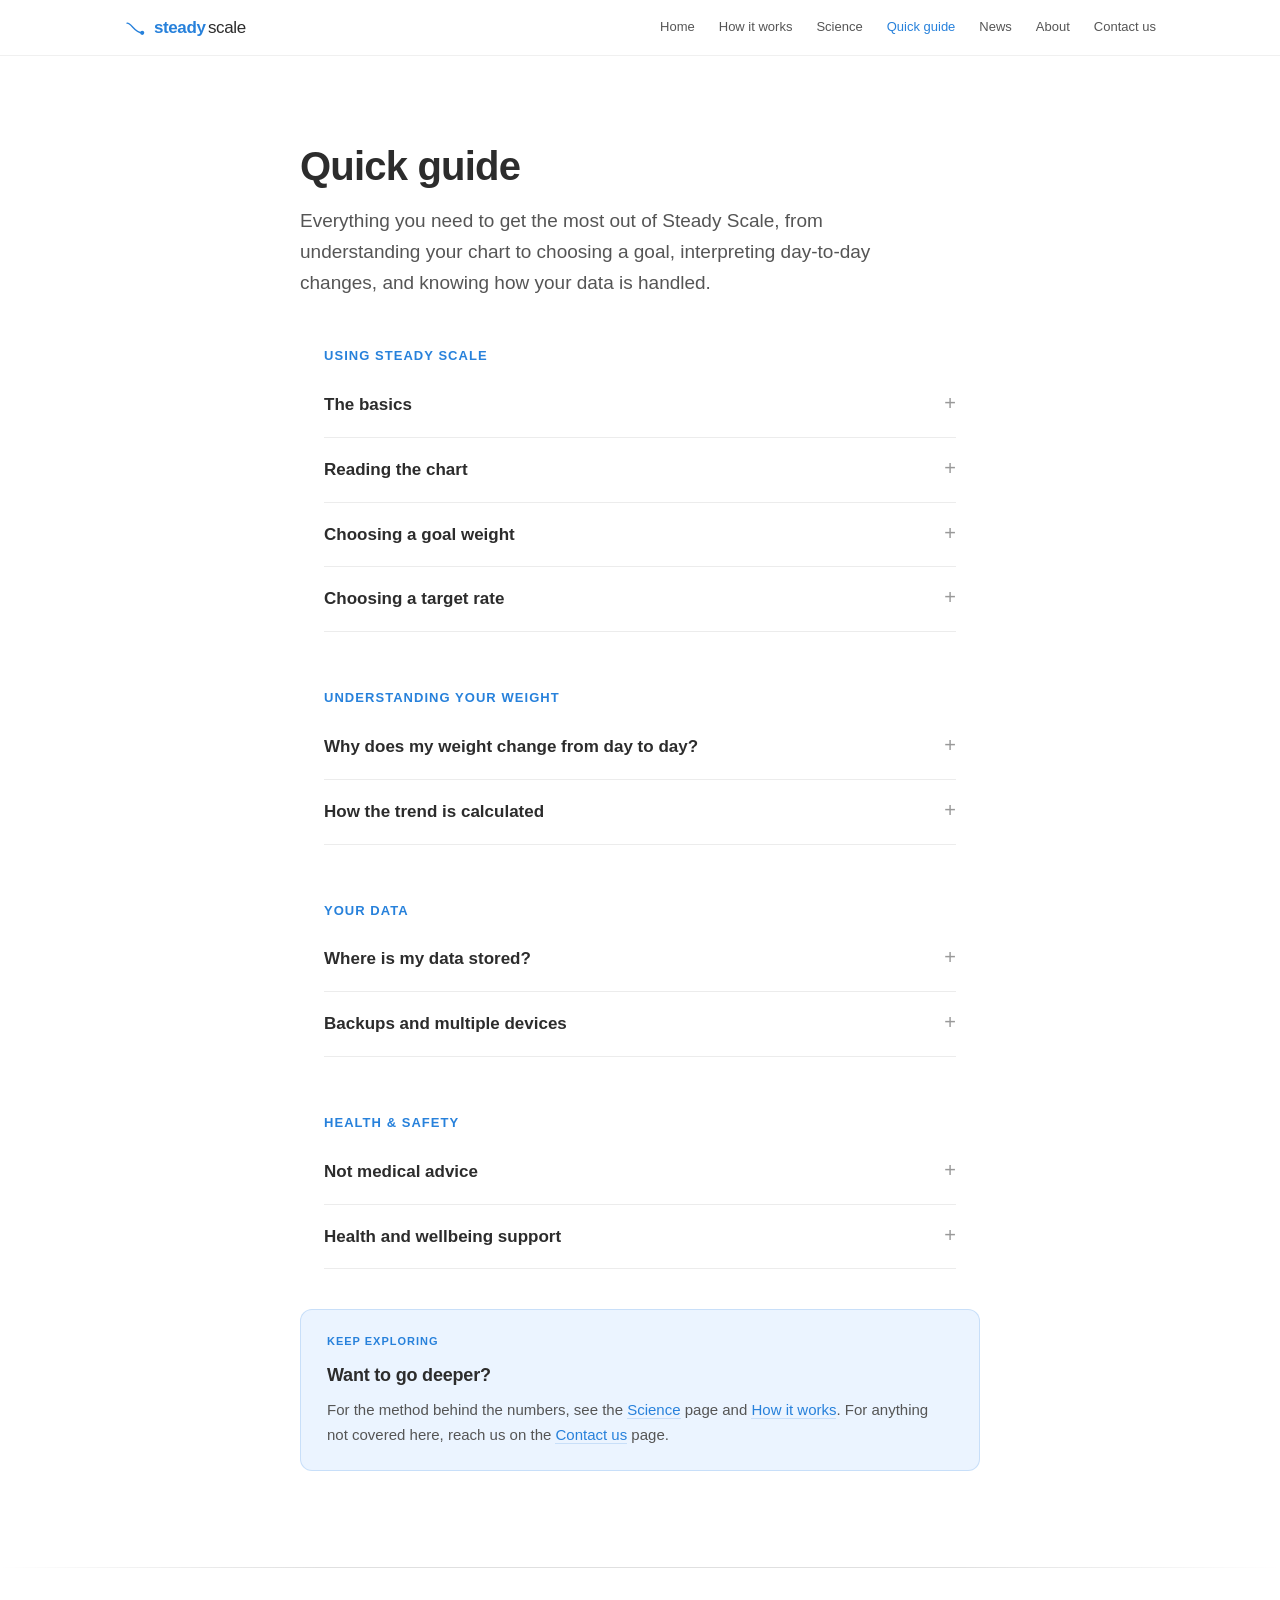
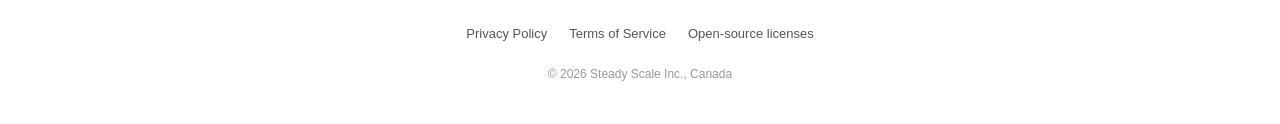
<file: guide.html>
<!DOCTYPE html>
<html lang="en">
<head>
<meta charset="UTF-8">
<meta name="viewport" content="width=device-width, initial-scale=1.0">

<meta property="og:title" content="Quick guide — Steady Scale">
<meta property="og:description" content="Short answers on using Steady Scale: reading the chart, choosing a goal and rate, why weight fluctuates day to day, and how your data is stored.">
<meta property="og:type" content="website">
<meta property="og:url" content="https://steadyscale.app/guide">
<meta name="twitter:card" content="summary_large_image">
<meta name="twitter:title" content="Quick guide — Steady Scale">
<meta name="twitter:description" content="Short answers on using Steady Scale: reading the chart, choosing a goal and rate, why weight fluctuates day to day, and how your data is stored.">
<meta name="twitter:image" content="https://steadyscale.app/og-image.png">
<meta property="og:site_name" content="Steady Scale">
<meta property="og:locale" content="en_US">
<meta property="og:image" content="https://steadyscale.app/og-image.png">
<meta property="og:image:width" content="1200">
<meta property="og:image:height" content="630">
<meta property="og:image:type" content="image/png">
<meta property="og:image:alt" content="The Steady Scale wordmark, below the logo's trend line and endpoint dot.">

<link rel="icon" type="image/svg+xml" href="/favicon.svg">
<title>Quick guide — Steady Scale</title>
<meta name="description" content="Short answers on using Steady Scale: reading the chart, choosing a goal and rate, why weight fluctuates day to day, and how your data is stored.">
<meta name="theme-color" content="#2781DB">
<link rel="canonical" href="https://steadyscale.app/guide">
<link rel="stylesheet" href="/assets/site.css">

<!-- PLACEHOLDER FAQPage structured data — covers the question-framed entries; expand in a later pass -->
<script type="application/ld+json">
{
  "@context": "https://schema.org",
  "@type": "FAQPage",
  "datePublished": "2026-07-21",
  "dateModified": "2026-11-02",
  "mainEntity": [
    {
      "@type": "Question",
      "name": "Why does my weight change from day to day?",
      "acceptedAnswer": {
        "@type": "Answer",
        "text": "Body weight routinely fluctuates 2–4 lb day to day, and most of it has nothing to do with fat. One study found that 84% of short-term weight fluctuation was fat-free mass, not fat mass (Bhutani et al. 2017). Common reasons include water balance, carbohydrate (glycogen) changes, food and waste in the digestive tract, and hormonal changes such as the menstrual cycle. High-sodium meals have a smaller, more temporary effect than commonly assumed. This is why Steady Scale averages multiple readings per day and fits a trend over 14 days."
      }
    },
    {
      "@type": "Question",
      "name": "Where is my data stored?",
      "acceptedAnswer": {
        "@type": "Answer",
        "text": "Your measurements are stored on your device. No data is sent to our servers or any third party. On iPhone, the app backs them up to your iCloud account automatically. On Android, the system backs up app data to your Google Account when device backup is turned on. You can export your data any time, and it is always available, even without a subscription."
      }
    }
  ]
}
</script>
</head>
<body>

<a href="#main" class="skip">Skip to content</a>

<header class="nav" role="banner">
  <div class="nav-inner">
    <a href="/" class="nav-brand" aria-label="Steady Scale home">
      <svg viewBox="0 0 64 64" fill="none" role="img" aria-hidden="true">
        <path d="M 9 18 C 22 17, 30 46, 53 46" stroke="#2781DB" stroke-width="4" stroke-linecap="round"/>
        <circle cx="53" cy="46" r="6" fill="#2781DB"/>
      </svg>
      <span class="nav-wm"><span class="w-steady">steady</span><span class="w-scale">scale</span></span>
    </a>
    <nav class="nav-links" aria-label="Primary">
      <a href="/">Home</a>
      <a href="/how-it-works">How it works</a>
      <a href="/science">Science</a>
      <a href="/guide" class="is-active">Quick guide</a>
      <a href="/news">News</a>
      <a href="/about">About</a>
      <a href="/support">Contact us</a>
    </nav>
  </div>
</header>

<main id="main">

  <div class="page-hero">
    <div class="page-hero-inner">
      <h1>Quick guide</h1>
      <p class="lead">Everything you need to get the most out of Steady Scale, from understanding your chart to choosing a goal, interpreting day-to-day changes, and knowing how your data is handled.</p>
    </div>
  </div>

  <div class="guide-group">
    <h2 class="guide-group-title">Using Steady Scale</h2>

    <details class="guide-item">
      <summary>The basics</summary>
      <div class="guide-body">
        <p>Your weight moves up and down every day. Most of that isn't real change — it's water, food, and timing. Steady Scale helps you see what's actually happening.</p>
        <p><strong>Weigh in</strong> as often as you like. The app averages each day and shows a clear trend over time, so you can tell if you're moving up, down, or holding steady.</p>
        <p><strong>Set a goal</strong> and it builds a simple weekly plan, shows where you're heading, and estimates when you'll get there.</p>
        <p><strong>Or just monitor</strong> — see your trend clearly, no goal needed. The point is awareness: when you can see what's happening, you can respond.</p>
      </div>
    </details>

    <details class="guide-item">
      <summary>Reading the chart</summary>
      <div class="guide-body">
        <p>The chart shows four types of information, each toggleable from the legend above it:</p>
        <p><strong>Weigh-ins</strong> — your raw weigh-ins, shown as faint dots. Multiple readings per day are encouraged. The spread between them is the noise the app is designed to see through.</p>
        <p><strong>Daily avg</strong> — the average of all readings on each day. The trend line smooths these into the primary signal.</p>
        <p><strong>Trend</strong> — the bold blue line, and the primary signal. It smooths your daily averages into a clear direction using a 14-day rolling regression. Your check-in weights and plan are derived from this line.</p>
        <p><strong>Projection</strong> — your forward path when you have a goal set:</p>
        <ul>
          <li>The <strong>plan target</strong> is your target for the next check-in. It stays the same all week and updates after each check-in.</li>
          <li>The <strong>forecast</strong> is where your trend says you're actually heading.</li>
          <li>The <strong>projection line</strong> continues from the plan target at your chosen rate until it reaches your goal, with light shading that widens over time to reflect increasing uncertainty.</li>
          <li>The <strong>gap</strong> between the trend and the plan tells you whether you're ahead or behind.</li>
        </ul>
      </div>
    </details>

    <details class="guide-item">
      <summary>Choosing a goal weight</summary>
      <div class="guide-body">
        <p>Think about a weight you could see yourself maintaining for years, not just reaching once. A good goal is one that doesn't require heroic effort to hold, something your body can settle into with sustainable habits.</p>
        <p><strong>If you're losing weight,</strong> the American Heart Association considers a loss of 3–5% of body weight clinically meaningful, with 5–10% over 6 months as a strong target (<a href="https://pmc.ncbi.nlm.nih.gov/articles/PMC5819889/" target="_blank" rel="noopener">Jensen et al. 2013</a>). For a 200 lb person, that's 10–20 lb.</p>
        <p><strong>If you're gaining weight,</strong> focus on a target that supports your goals — whether that's recovery, athletic performance, or simply feeling better at a higher weight.</p>
        <p>The app shows the healthy BMI range (18.5–24.9) for your height as a reference. BMI is a useful starting point, but it doesn't tell the whole story. It doesn't account for muscle mass, body composition, or individual differences, so it should be interpreted alongside other health information.</p>
        <p>For changes of 20 lb or more, a conversation with your doctor is worthwhile before you begin. You can always adjust your goal as you learn what works for your body.</p>
      </div>
    </details>

    <details class="guide-item">
      <summary>Choosing a target rate</summary>
      <div class="guide-body">
        <p>Your target rate controls two things: the <strong>plan target</strong> on your weekly check-in (how much you're aiming to change each week) and the <strong>projected goal date</strong> (when you'll arrive if you sustain that pace). A slower rate is easier to maintain and more likely to stick.</p>
        <p><strong>For weight loss</strong> — every major health organization converges on the same guidance; slower rates are easier to sustain and better at preserving muscle:</p>
        <ul>
          <li><strong>0.5 lb/wk</strong> — very gradual, easiest to sustain long-term. The NIH suggests this for lighter individuals (BMI 27–29.9).</li>
          <li><strong>1.0–1.5 lb/wk</strong> — the range recommended by the CDC and NHS. A good default for most people.</li>
          <li><strong>2.0 lb/wk</strong> — the upper limit recommended without medical supervision. Higher rates increase risk of muscle loss, nutritional deficiency, and gallstones.</li>
        </ul>
        <p><strong>For weight gain</strong> — clinical guidelines are less formalized; slower rates give better control of lean-to-fat ratio:</p>
        <ul>
          <li><strong>0.5 lb/wk</strong> — very gradual, best lean-to-fat ratio. Ideal if body composition matters.</li>
          <li><strong>1.0 lb/wk</strong> — a good balance of progress and body composition. A sensible default for most people.</li>
          <li><strong>1.5–2.0 lb/wk</strong> — faster progress, but expect a higher proportion of fat relative to lean mass.</li>
        </ul>
        <p>If unsure, start with 1.0 lb/wk. You can adjust any time, and the projection recalculates immediately. <em>Sources (loss): <a href="https://www.cdc.gov/healthy-weight-growth/losing-weight/index.html" target="_blank" rel="noopener">CDC</a> · <a href="https://www.ncbi.nlm.nih.gov/books/NBK2004/" target="_blank" rel="noopener">NIH/NHLBI</a> · <a href="https://www.nhs.uk/live-well/healthy-weight/managing-your-weight/tips-to-help-you-lose-weight/" target="_blank" rel="noopener">NHS</a>.</em></p>
      </div>
    </details>
  </div>

  <div class="guide-group">
    <h2 class="guide-group-title">Understanding your weight</h2>

    <details class="guide-item">
      <summary>Why does my weight change from day to day?</summary>
      <div class="guide-body">
        <p>Body weight routinely fluctuates by 2–4 lb (1–2 kg) from one day to the next, and most of it has nothing to do with body fat. One study estimated that 84% of short-term weight fluctuation was fat-free mass, not fat mass (<a href="https://pmc.ncbi.nlm.nih.gov/articles/PMC5506524/" target="_blank" rel="noopener">Bhutani et al. 2017</a>).</p>
        <p>Common reasons include:</p>
        <ul>
          <li><strong>Water balance.</strong> Your body is constantly adjusting how much water it holds. Exercise, hot weather, illness, and hydration can all make the number on the scale go up or down from one day to the next. (<a href="https://pmc.ncbi.nlm.nih.gov/articles/PMC5506524/" target="_blank" rel="noopener">Bhutani et al. 2017</a>)</li>
          <li><strong>Carbohydrates.</strong> Your body stores carbohydrate as glycogen, and each gram of glycogen is stored with several grams of water. Eating more or fewer carbohydrates than usual can change your weight by a few pounds without changing body fat. (<a href="https://pubmed.ncbi.nlm.nih.gov/25911631/" target="_blank" rel="noopener">Fernández-Elías et al. 2015</a>)</li>
          <li><strong>Food and digestion.</strong> Food and drinks have weight too. A large meal, the timing of your last meal, or whether you've been to the bathroom yet can all move the scale by a pound or two.</li>
          <li><strong>Hormones.</strong> Hormonal changes can temporarily increase water retention. For many women, this is most noticeable in the days leading up to their period. (<a href="https://pmc.ncbi.nlm.nih.gov/articles/PMC3154522/" target="_blank" rel="noopener">White et al. 2011</a>)</li>
        </ul>
        <div class="guide-note">
          <strong>What about salt?</strong>
          High-sodium meals often cause a temporary increase on the scale, but mostly because they increase thirst and temporarily change fluid balance. In healthy people, the kidneys usually restore sodium and water balance within a day or two, so sodium alone is not a major cause of persistent weight gain (<a href="https://pubmed.ncbi.nlm.nih.gov/10751219/" target="_blank" rel="noopener">Heer et al. 2000</a>).
        </div>
        <p>These daily fluctuations are normal, but they can make it difficult to know whether your weight is actually changing. Steady Scale averages multiple readings per day and fits a trend over 14 days to separate short-term noise from longer-term movement. Averaging reduces intra-day noise, while the trend model reduces inter-day noise, making the underlying direction of your weight easier to see.</p>
      </div>
    </details>

    <details class="guide-item">
      <summary>How the trend is calculated</summary>
      <div class="guide-body">
        <p>The trend is a 14-day rolling Ridge (L2-regularized) regression, chosen after testing several models (ordinary least squares, weighted regression, exponential smoothing, and Ridge) across different windows and forecast horizons, on both real and simulated data. It gives stable estimates without overreacting to noisy days.</p>
        <p>See the <a href="/science">Science</a> page for the full method: why Ridge, the bias–variance tradeoff, and how we chose the window.</p>
      </div>
    </details>
  </div>

  <div class="guide-group">
    <h2 class="guide-group-title">Your data</h2>

    <details class="guide-item">
      <summary>Where is my data stored?</summary>
      <div class="guide-body">
        <p>Your measurements are stored on your device. No data is sent to our servers or any third party.</p>
        <p>On iPhone, the app backs them up to your iCloud account automatically. On Android, the system backs up app data to your Google Account when device backup is turned on.</p>
        <p><strong>If you lose or replace your phone:</strong> on iPhone, sign in to the same Apple Account and install Steady Scale. If an iCloud backup is available, the app will offer to restore it. On Android, the system may restore your data when you install the app on a new device.</p>
        <p>To keep a copy you can restore yourself, export your data before you switch. You can export any time, and it's always available, even without a subscription.</p>
      </div>
    </details>

    <details class="guide-item">
      <summary>Backups and multiple devices</summary>
      <div class="guide-body">
        <p>On iPhone, backup is on by default. Your data is backed up in the background each time you log a measurement. You can also back up manually or check when the last backup ran.</p>
        <p>On Android, backups are handled by the operating system, not by Steady Scale. They usually run about once a day, when your phone is idle and on Wi-Fi. The app can't check whether a backup has run or restore one for you.</p>
        <p>On either platform, you can also restore from a Steady Scale backup file you've exported yourself.</p>
        <p><strong>Multiple devices:</strong> backups don't sync your data between devices in real time. Each device keeps its own copy. We may add multi-device sync in a future update.</p>
      </div>
    </details>
  </div>

  <div class="guide-group">
    <h2 class="guide-group-title">Health &amp; safety</h2>

    <details class="guide-item">
      <summary>Not medical advice</summary>
      <div class="guide-body">
        <p>Steady Scale is an awareness and measurement tool, not a diagnostic device. It does not diagnose, treat, or prescribe.</p>
        <p>The trends and forecasts shown in the app are statistical estimates based on the measurements you enter, not personalized health recommendations.</p>
        <p>Talk to a qualified healthcare professional before starting, modifying, or stopping any diet, exercise, or weight-management program. This is especially important if you are pregnant or nursing, have a history of disordered eating, have a medical condition that affects weight or appetite, or are under the age of 18.</p>
      </div>
    </details>

    <details class="guide-item">
      <summary>Health and wellbeing support</summary>
      <div class="guide-body">
        <p>If your relationship with food, weight, or your body ever feels difficult, support is available.</p>
        <p><strong>Alliance for Eating Disorders Awareness</strong><br>
        <a href="tel:1-866-662-1235">1-866-662-1235</a> &middot; <a href="https://allianceforeatingdisorders.com" target="_blank" rel="noopener">allianceforeatingdisorders.com</a></p>
        <p><strong>Outside the US?</strong> Search for eating disorder or mental health support in your country. Your doctor is always a good first step.</p>
      </div>
    </details>
  </div>

  <div class="callout">
    <div class="callout-eyebrow">Keep exploring</div>
    <h3>Want to go deeper?</h3>
    <p>For the method behind the numbers, see the <a href="/science">Science</a> page and <a href="/how-it-works">How it works</a>. For anything not covered here, reach us on the <a href="/support">Contact us</a> page.</p>
  </div>

</main>

<footer class="footer" role="contentinfo">
  <nav class="footer-nav" aria-label="Secondary">
    <a href="/privacy">Privacy Policy</a>
    <a href="/terms">Terms of Service</a>
    <a href="/licenses">Open-source licenses</a>
  </nav>
  <div class="footer-meta">
    &copy; 2026 Steady Scale Inc., Canada
  </div>
</footer>

</body>
</html>
</file>
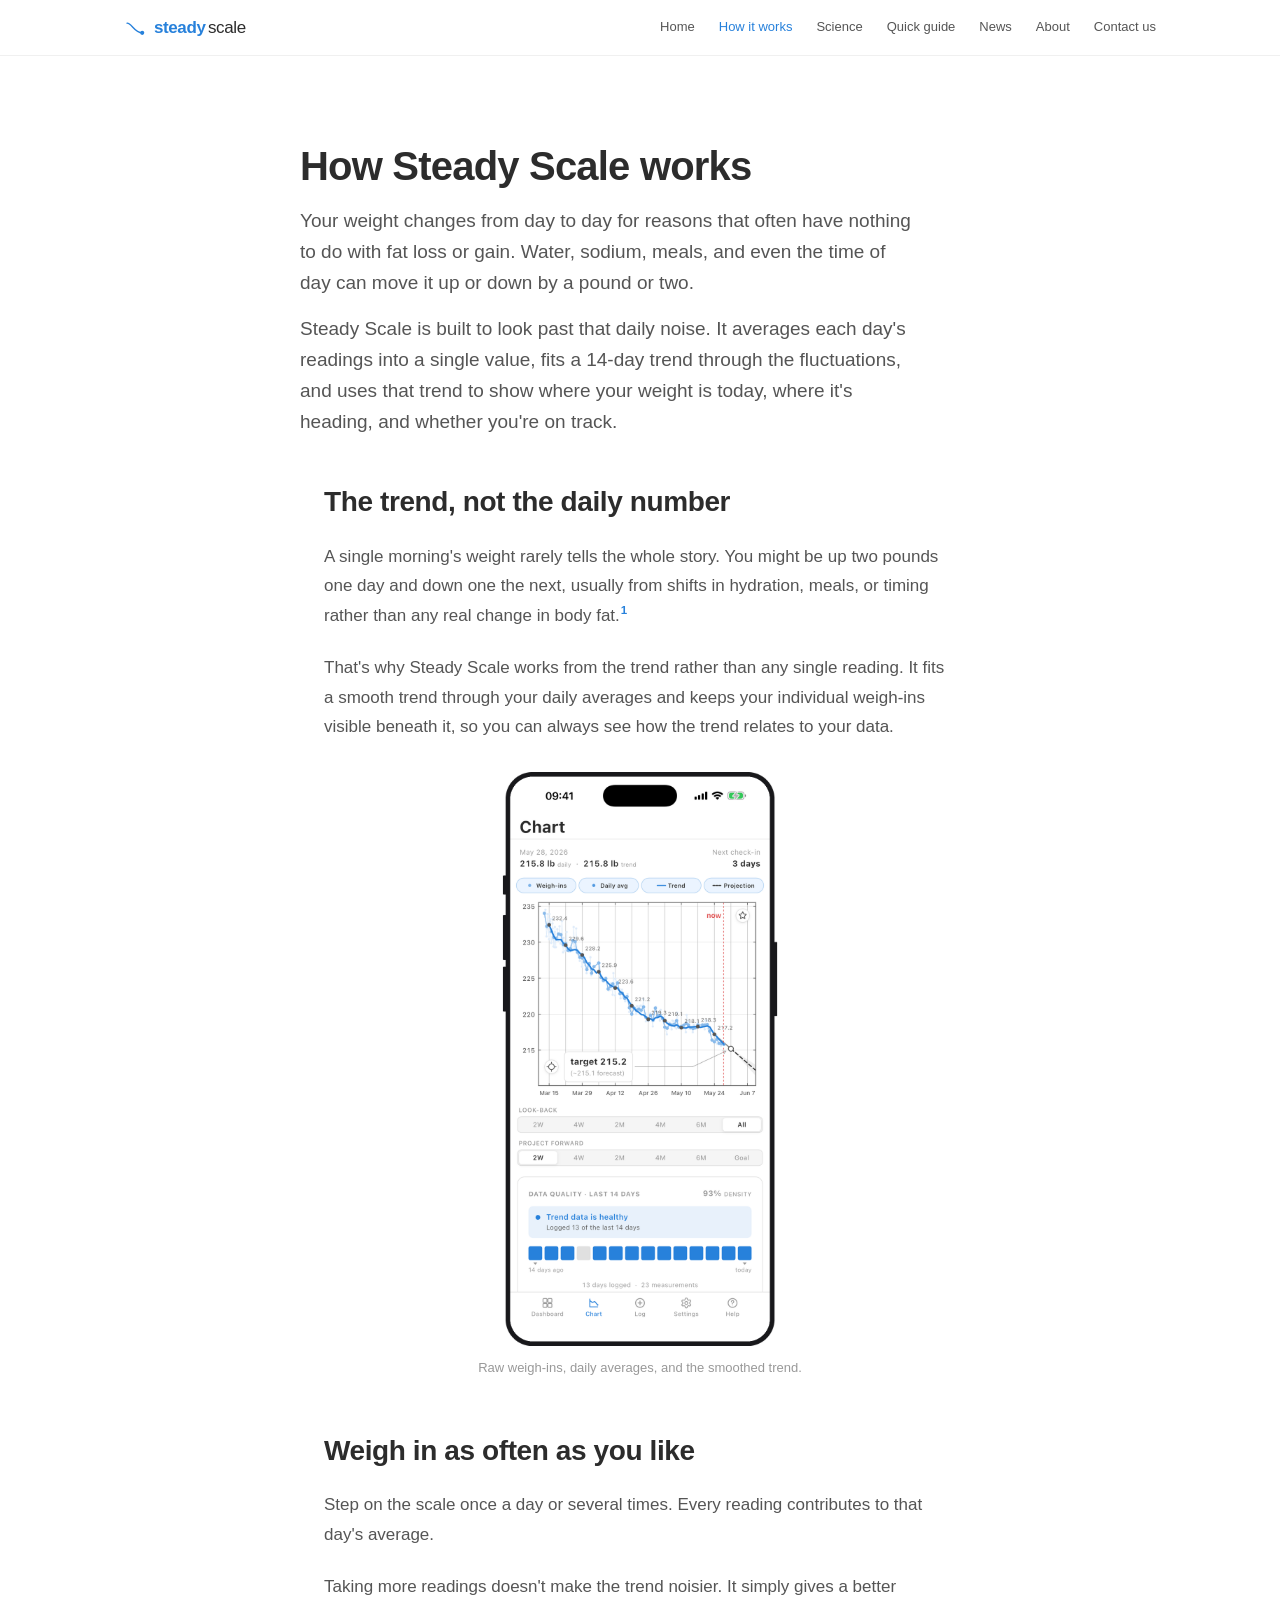
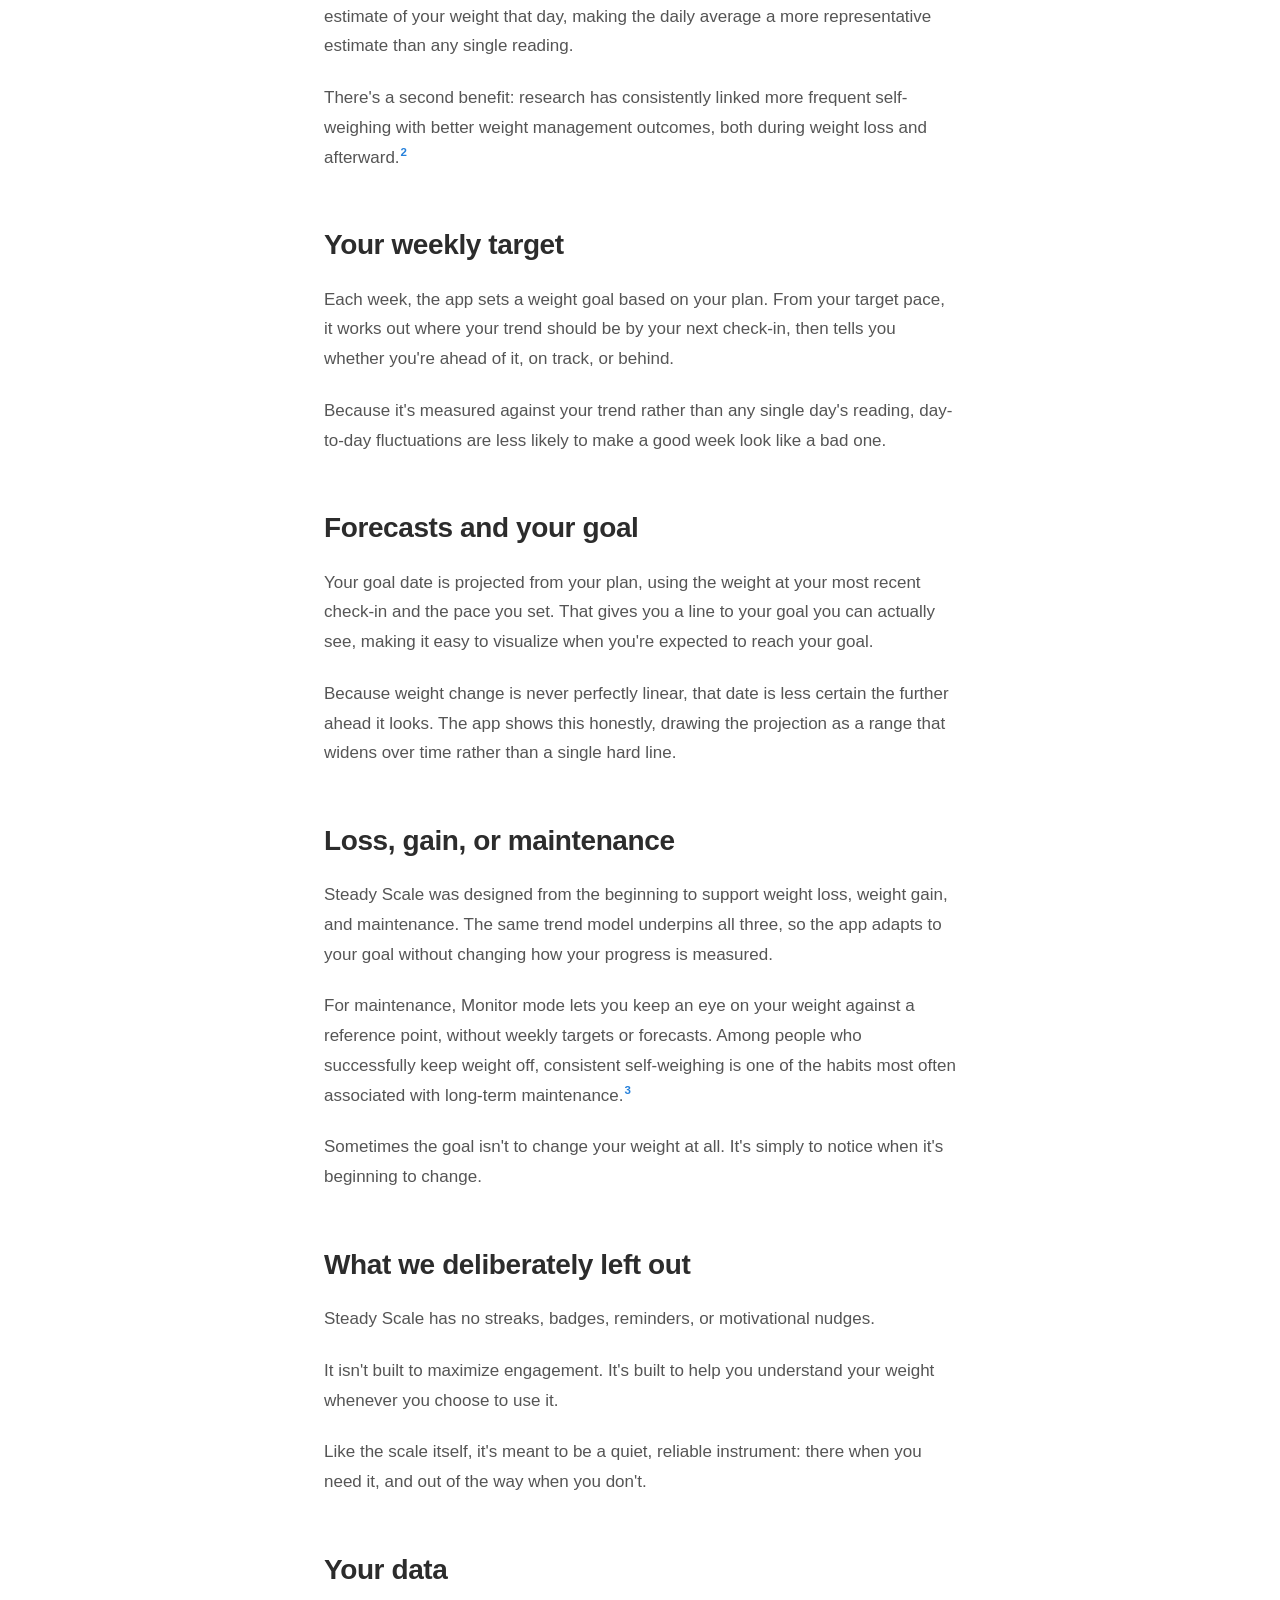
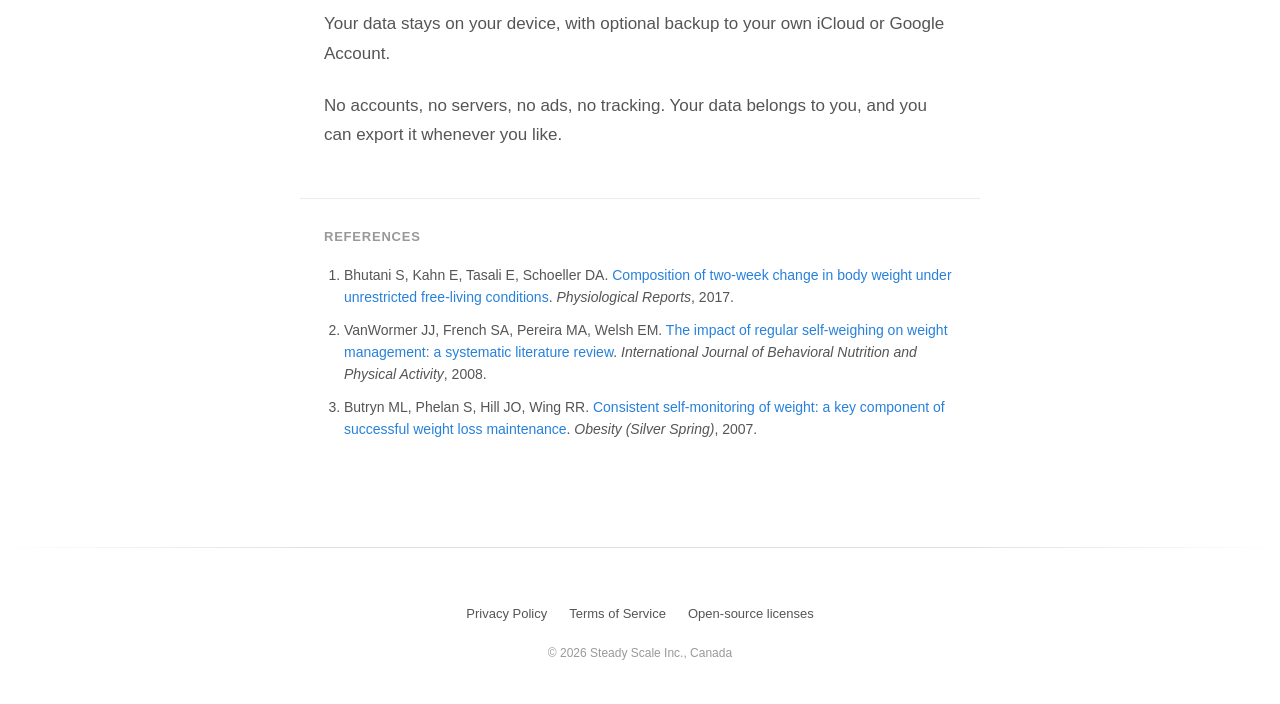
<file: how-it-works.html>
<!DOCTYPE html>
<html lang="en">
<head>
<meta charset="UTF-8">
<meta name="viewport" content="width=device-width, initial-scale=1.0">

<meta property="og:title" content="How Steady Scale works: trends, forecasts, and weekly targets">
<meta property="og:description" content="How Steady Scale turns noisy daily weigh-ins into a clear trend, a forecast, and a weekly target, and why it leaves out streaks and reminders.">
<meta property="og:type" content="website">
<meta property="og:url" content="https://steadyscale.app/how-it-works">
<meta name="twitter:card" content="summary_large_image">
<meta name="twitter:title" content="How Steady Scale works: trends, forecasts, and weekly targets">
<meta name="twitter:description" content="How Steady Scale turns noisy daily weigh-ins into a clear trend, a forecast, and a weekly target, and why it leaves out streaks and reminders.">
<meta name="twitter:image" content="https://steadyscale.app/og-image.png">
<meta property="og:site_name" content="Steady Scale">
<meta property="og:locale" content="en_US">
<meta property="og:image" content="https://steadyscale.app/og-image.png">
<meta property="og:image:width" content="1200">
<meta property="og:image:height" content="630">
<meta property="og:image:type" content="image/png">
<meta property="og:image:alt" content="The Steady Scale wordmark, below the logo's trend line and endpoint dot.">

<link rel="icon" type="image/svg+xml" href="/favicon.svg">
<title>How weight-trend tracking works — Steady Scale</title>
<meta name="description" content="How Steady Scale turns noisy daily weigh-ins into a clear trend, a forecast, and a weekly target, and why it leaves out streaks and reminders.">
<meta name="theme-color" content="#2781DB">
<link rel="canonical" href="https://steadyscale.app/how-it-works">
<link rel="stylesheet" href="/assets/site.css">

<script type="application/ld+json">
{
  "@context": "https://schema.org",
  "@type": "TechArticle",
  "datePublished": "2026-07-21",
  "dateModified": "2026-11-02",
  "headline": "How Steady Scale works",
  "description": "The method behind Steady Scale: trend, forecast, and weekly target.",
  "image": "https://steadyscale.app/og-image.png",
  "author": [
    { "@type": "Person", "name": "Ryan Groome" },
    { "@type": "Person", "name": "Eveline Soares Menezes" }
  ],
  "publisher": { "@id": "https://steadyscale.app/#organization", "@type": "Organization", "name": "Steady Scale Inc." },
  "url": "https://steadyscale.app/how-it-works",
  "citation": [
    { "@type": "CreativeWork", "name": "Composition of two-week change in body weight under unrestricted free-living conditions", "url": "https://pmc.ncbi.nlm.nih.gov/articles/PMC5506524/" },
    { "@type": "CreativeWork", "name": "The impact of regular self-weighing on weight management: a systematic literature review", "url": "https://pmc.ncbi.nlm.nih.gov/articles/PMC2588640/" },
    { "@type": "CreativeWork", "name": "Consistent self-monitoring of weight: a key component of successful weight loss maintenance", "url": "https://pubmed.ncbi.nlm.nih.gov/18198319/" }
  ]
}
</script>
</head>
<body>

<a href="#main" class="skip">Skip to content</a>

<header class="nav" role="banner">
  <div class="nav-inner">
    <a href="/" class="nav-brand" aria-label="Steady Scale home">
      <svg viewBox="0 0 64 64" fill="none" role="img" aria-hidden="true">
        <path d="M 9 18 C 22 17, 30 46, 53 46" stroke="#2781DB" stroke-width="4" stroke-linecap="round"/>
        <circle cx="53" cy="46" r="6" fill="#2781DB"/>
      </svg>
      <span class="nav-wm"><span class="w-steady">steady</span><span class="w-scale">scale</span></span>
    </a>
    <nav class="nav-links" aria-label="Primary">
      <a href="/">Home</a>
      <a href="/how-it-works" class="is-active">How it works</a>
      <a href="/science">Science</a>
      <a href="/guide">Quick guide</a>
      <a href="/news">News</a>
      <a href="/about">About</a>
      <a href="/support">Contact us</a>
    </nav>
  </div>
</header>

<main id="main">

  <div class="page-hero">
    <div class="page-hero-inner">
      <h1>How Steady Scale works</h1>
      <p class="lead">Your weight changes from day to day for reasons that often have nothing to do with fat loss or gain. Water, sodium, meals, and even the time of day can move it up or down by a pound or two.</p>
      <p class="lead">Steady Scale is built to look past that daily noise. It averages each day's readings into a single value, fits a 14-day trend through the fluctuations, and uses that trend to show where your weight is today, where it's heading, and whether you're on track.</p>
    </div>
  </div>

  <article class="prose">

    <h2>The trend, not the daily number</h2>
    <p>A single morning's weight rarely tells the whole story. You might be up two pounds one day and down one the next, usually from shifts in hydration, meals, or timing rather than any real change in body fat.<sup class="ref"><a href="#ref1">1</a></sup></p>
    <p>That's why Steady Scale works from the trend rather than any single reading. It fits a smooth trend through your daily averages and keeps your individual weigh-ins visible beneath it, so you can always see how the trend relates to your data.</p>
    <figure>
      <img src="/assets/screenshots/cropped/07-chart.png" alt="Chart showing daily weigh-ins smoothed into a trend line." width="800" height="1650" style="max-width:280px;margin:0 auto;">
      <figcaption>Raw weigh-ins, daily averages, and the smoothed trend.</figcaption>
    </figure>

    <h2>Weigh in as often as you like</h2>
    <p>Step on the scale once a day or several times. Every reading contributes to that day's average.</p>
    <p>Taking more readings doesn't make the trend noisier. It simply gives a better estimate of your weight that day, making the daily average a more representative estimate than any single reading.</p>
    <p>There's a second benefit: research has consistently linked more frequent self-weighing with better weight management outcomes, both during weight loss and afterward.<sup class="ref"><a href="#ref2">2</a></sup></p>

    <h2>Your weekly target</h2>
    <p>Each week, the app sets a weight goal based on your plan. From your target pace, it works out where your trend should be by your next check-in, then tells you whether you're ahead of it, on track, or behind.</p>
    <p>Because it's measured against your trend rather than any single day's reading, day-to-day fluctuations are less likely to make a good week look like a bad one.</p>

    <h2>Forecasts and your goal</h2>
    <p>Your goal date is projected from your plan, using the weight at your most recent check-in and the pace you set. That gives you a line to your goal you can actually see, making it easy to visualize when you're expected to reach your goal.</p>
    <p>Because weight change is never perfectly linear, that date is less certain the further ahead it looks. The app shows this honestly, drawing the projection as a range that widens over time rather than a single hard line.</p>

    <h2>Loss, gain, or maintenance</h2>
    <p>Steady Scale was designed from the beginning to support weight loss, weight gain, and maintenance. The same trend model underpins all three, so the app adapts to your goal without changing how your progress is measured.</p>
    <p>For maintenance, Monitor mode lets you keep an eye on your weight against a reference point, without weekly targets or forecasts. Among people who successfully keep weight off, consistent self-weighing is one of the habits most often associated with long-term maintenance.<sup class="ref"><a href="#ref3">3</a></sup></p>
    <p>Sometimes the goal isn't to change your weight at all. It's simply to notice when it's beginning to change.</p>

    <h2>What we deliberately left out</h2>
    <p>Steady Scale has no streaks, badges, reminders, or motivational nudges.</p>
    <p>It isn't built to maximize engagement. It's built to help you understand your weight whenever you choose to use it.</p>
    <p>Like the scale itself, it's meant to be a quiet, reliable instrument: there when you need it, and out of the way when you don't.</p>

    <h2>Your data</h2>
    <p>Your data stays on your device, with optional backup to your own iCloud or Google Account.</p>
    <p>No accounts, no servers, no ads, no tracking. Your data belongs to you, and you can export it whenever you like.</p>

  </article>

  <section class="citations" aria-label="References">
    <h2>References</h2>
    <ol>
      <li id="ref1">Bhutani S, Kahn E, Tasali E, Schoeller DA. <a href="https://pmc.ncbi.nlm.nih.gov/articles/PMC5506524/" target="_blank" rel="noopener">Composition of two-week change in body weight under unrestricted free-living conditions</a>. <em>Physiological Reports</em>, 2017.</li>
      <li id="ref2">VanWormer JJ, French SA, Pereira MA, Welsh EM. <a href="https://pmc.ncbi.nlm.nih.gov/articles/PMC2588640/" target="_blank" rel="noopener">The impact of regular self-weighing on weight management: a systematic literature review</a>. <em>International Journal of Behavioral Nutrition and Physical Activity</em>, 2008.</li>
      <li id="ref3">Butryn ML, Phelan S, Hill JO, Wing RR. <a href="https://pubmed.ncbi.nlm.nih.gov/18198319/" target="_blank" rel="noopener">Consistent self-monitoring of weight: a key component of successful weight loss maintenance</a>. <em>Obesity (Silver Spring)</em>, 2007.</li>
    </ol>
  </section>

</main>

<footer class="footer" role="contentinfo">
  <nav class="footer-nav" aria-label="Secondary">
    <a href="/privacy">Privacy Policy</a>
    <a href="/terms">Terms of Service</a>
    <a href="/licenses">Open-source licenses</a>
  </nav>
  <div class="footer-meta">
    &copy; 2026 Steady Scale Inc., Canada
  </div>
</footer>

</body>
</html>
</file>
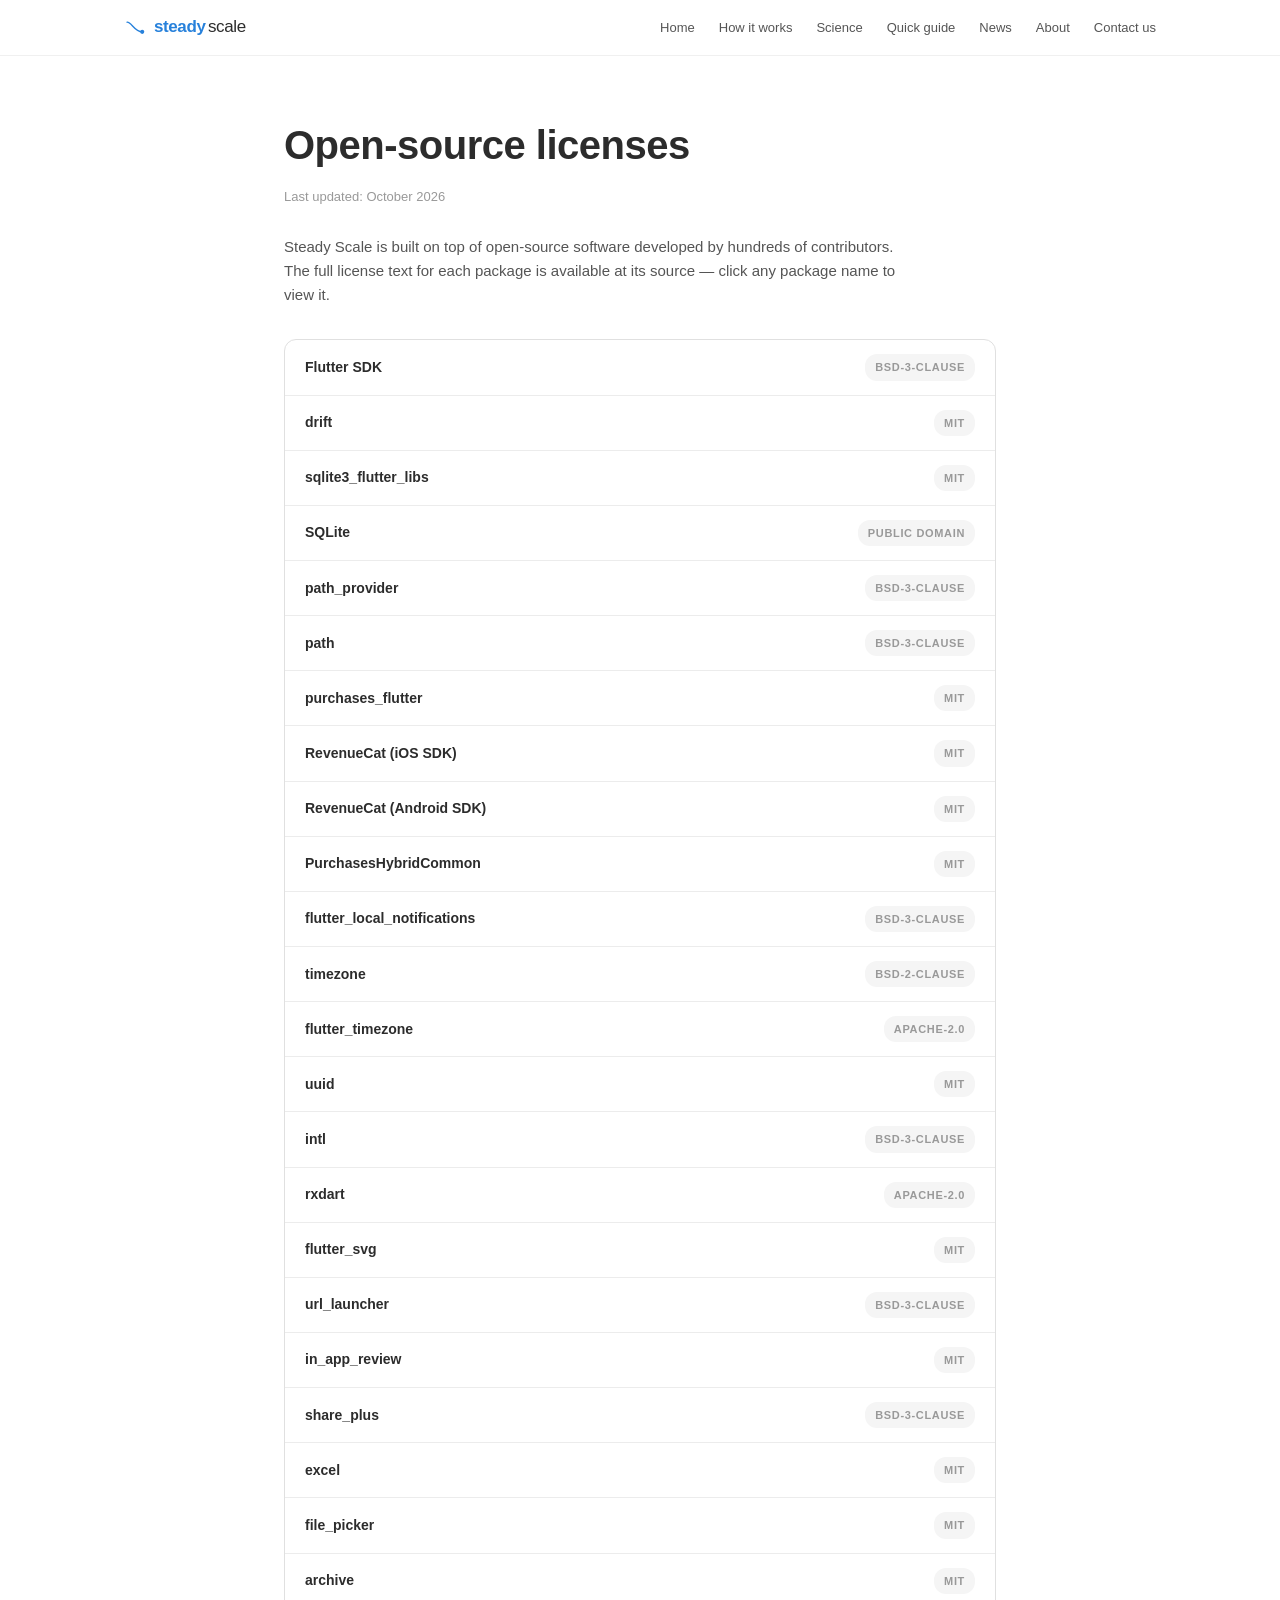
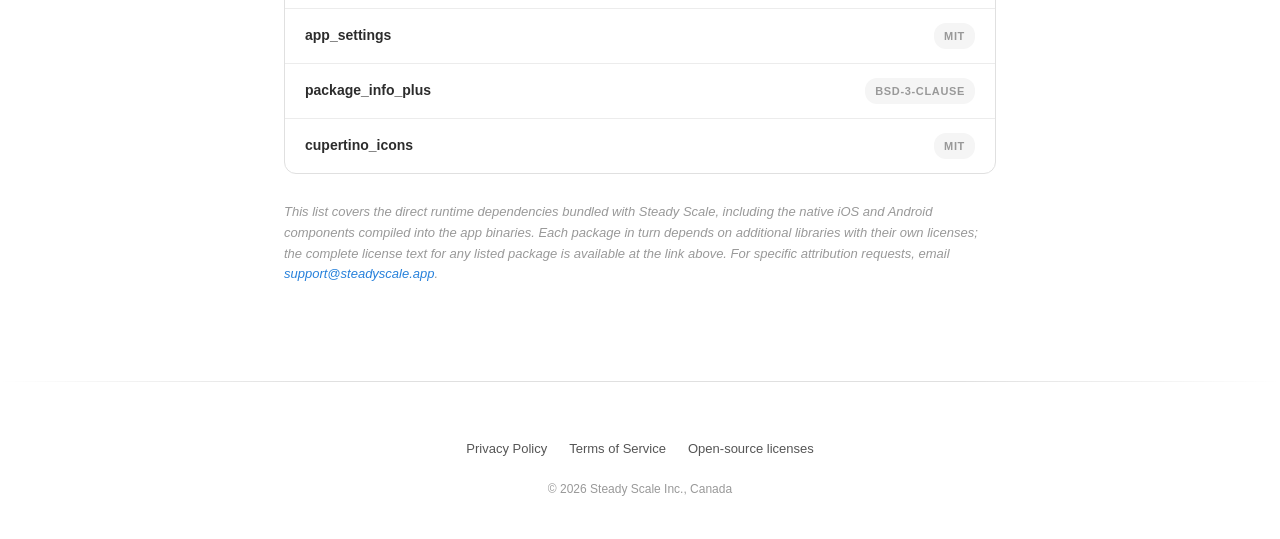
<file: licenses.html>
<!DOCTYPE html>
<html lang="en">
<head>
<meta charset="UTF-8">
<meta name="viewport" content="width=device-width, initial-scale=1.0">

<meta property="og:title" content="Open-source licenses — Steady Scale">
<meta property="og:description" content="Open-source software used in Steady Scale. License acknowledgments for the third-party packages that make the app possible.">
<meta property="og:type" content="website">
<meta property="og:url" content="https://steadyscale.app/licenses">
<meta property="og:site_name" content="Steady Scale">
<meta property="og:locale" content="en_US">
<meta property="og:image" content="https://steadyscale.app/og-image.png">
<meta property="og:image:width" content="1200">
<meta property="og:image:height" content="630">
<meta property="og:image:type" content="image/png">
<meta property="og:image:alt" content="The Steady Scale wordmark, below the logo's trend line and endpoint dot.">

<meta name="twitter:card" content="summary_large_image">
<meta name="twitter:title" content="Open-source licenses — Steady Scale">
<meta name="twitter:description" content="Open-source software used in Steady Scale. License acknowledgments for the third-party packages that make the app possible.">
<meta name="twitter:image" content="https://steadyscale.app/og-image.png">

<link rel="icon" type="image/svg+xml" href="/favicon.svg">
<meta name="description" content="Open-source software used in Steady Scale. License acknowledgments for the third-party packages that make the app possible.">
<title>Open-source licenses — Steady Scale</title>
<meta name="theme-color" content="#2781DB">
<link rel="canonical" href="https://steadyscale.app/licenses">

<style>
:root {
  --bg: #FFFFFF;
  --surface: #F5F5F5;
  --surface-tint: #EBF4FF;
  --celebration-border: rgba(39, 129, 219, 0.18);
  --border: #E0E0E0;
  --border-soft: #ECECEC;
  --text: #2C2C2C;
  --secondary: #555555;
  --muted: #999999;
  --blue: #2781DB;
  --nav-h: 56px;
}
*, *::before, *::after { box-sizing: border-box; margin: 0; padding: 0; }
html { scroll-behavior: smooth; }
body {
  font-family: -apple-system, BlinkMacSystemFont, 'SF Pro Text', 'SF Pro Display', 'Helvetica Neue', Arial, sans-serif;
  color: var(--text);
  background: var(--bg);
  -webkit-font-smoothing: antialiased;
  -moz-osx-font-smoothing: grayscale;
  line-height: 1.65;
  padding-top: var(--nav-h);
}
a { color: var(--blue); text-decoration: none; }
a:hover { text-decoration: underline; }

.skip { position: absolute; top: -40px; left: 8px; background: var(--text); color: #FFF; padding: 8px 14px; border-radius: 6px; font-size: 13px; z-index: 100; transition: top 0.15s; }
.skip:focus { top: 8px; }

.nav { position: fixed; top: 0; left: 0; right: 0; height: var(--nav-h); background: rgba(255,255,255,0.85); backdrop-filter: saturate(180%) blur(14px); -webkit-backdrop-filter: saturate(180%) blur(14px); border-bottom: 1px solid rgba(0,0,0,0.06); z-index: 50; }
.nav-inner { max-width: 1080px; margin: 0 auto; height: 100%; padding: 0 24px; display: flex; align-items: center; justify-content: space-between; }
.nav-brand { display: inline-flex; align-items: center; gap: 8px; text-decoration: none; }
.nav-brand:hover { text-decoration: none; }
.nav-brand svg { width: 22px; height: 22px; }
.nav-wm { font-size: 17px; letter-spacing: -0.4px; text-transform: lowercase; }
.nav-wm .w-steady { font-weight: 700; color: var(--blue); }
.nav-wm .w-scale  { font-weight: 400; color: var(--text); margin-left: 0.15em; }
.nav-links { display: flex; align-items: center; gap: 24px; }
.nav-links a { font-size: 13px; font-weight: 500; color: var(--secondary); text-decoration: none; }
.nav-links a:hover { color: var(--blue); text-decoration: none; }

.container { max-width: 760px; margin: 0 auto; padding: 56px 24px 96px; }
h1 { font-size: 40px; font-weight: 700; letter-spacing: -0.5px; margin-bottom: 8px; }
.updated { font-size: 13px; color: var(--muted); margin-bottom: 28px; }
.lead { font-size: 15px; color: var(--secondary); margin-bottom: 32px; line-height: 1.6; max-width: 620px; }

.pkg-table {
  border: 1px solid var(--border);
  border-radius: 12px;
  overflow: hidden;
  margin-bottom: 28px;
}
.pkg-row {
  display: grid;
  grid-template-columns: 1fr auto;
  align-items: center;
  gap: 16px;
  padding: 14px 20px;
  border-bottom: 1px solid var(--border-soft);
  transition: background 0.12s;
}
.pkg-row:last-child { border-bottom: none; }
.pkg-row:hover { background: var(--surface-tint); }
.pkg-name {
  font-size: 14px;
  font-weight: 600;
  color: var(--text);
}
.pkg-name a {
  color: var(--text);
  text-decoration: none;
}
.pkg-name a:hover { color: var(--blue); text-decoration: none; }
.pkg-license {
  font-size: 11px;
  font-weight: 600;
  letter-spacing: 0.06em;
  color: var(--muted);
  text-transform: uppercase;
  padding: 4px 10px;
  background: var(--surface);
  border-radius: 12px;
}

.note { font-size: 13px; color: var(--muted); font-style: italic; margin-top: 22px; line-height: 1.6; }

.footer { padding: 56px 24px 40px; text-align: center; border-top: 1px solid var(--border-soft); border-image: linear-gradient(to right, transparent, var(--border) 25%, var(--border) 75%, transparent) 1; }
.footer-nav { display: flex; justify-content: center; gap: 6px 22px; flex-wrap: wrap; margin-bottom: 20px; }
.footer-nav a { font-size: 13px; color: var(--secondary); text-decoration: none; transition: color 0.15s; }
.footer-nav a:hover { color: var(--blue); }
.footer-meta { font-size: 12px; color: var(--muted); line-height: 1.6; }
@media (max-width: 560px) {
  .container { padding: 40px 20px 48px; }
  h1 { font-size: 32px; }
  .pkg-row { grid-template-columns: 1fr; gap: 6px; }
  .pkg-license { justify-self: start; }
  .nav-links { gap: 18px; }
  .nav-links a { font-size: 12px; }
}
</style>
</head>
<body>

<a href="#main" class="skip">Skip to content</a>

<header class="nav" role="banner">
  <div class="nav-inner">
    <a href="/" class="nav-brand" aria-label="Steady Scale home">
      <svg viewBox="0 0 64 64" fill="none" role="img" aria-hidden="true">
        <path d="M 9 18 C 22 17, 30 46, 53 46" stroke="#2781DB" stroke-width="4" stroke-linecap="round"/>
        <circle cx="53" cy="46" r="6" fill="#2781DB"/>
      </svg>
      <span class="nav-wm"><span class="w-steady">steady</span><span class="w-scale">scale</span></span>
    </a>
    <nav class="nav-links" aria-label="Primary">
      <a href="/">Home</a>
      <a href="/how-it-works">How it works</a>
      <a href="/science">Science</a>
      <a href="/guide">Quick guide</a>
      <a href="/news">News</a>
      <a href="/about">About</a>
      <a href="/support">Contact us</a>
    </nav>
  </div>
</header>

<main id="main" class="container">
  <h1>Open-source licenses</h1>
  <div class="updated">Last updated: October 2026</div>

  <p class="lead">Steady Scale is built on top of open-source software developed by hundreds of contributors. The full license text for each package is available at its source — click any package name to view it.</p>

  <div class="pkg-table">
    <div class="pkg-row">
      <div class="pkg-name"><a href="https://flutter.dev" target="_blank" rel="noopener noreferrer">Flutter SDK</a></div>
      <div class="pkg-license">BSD-3-Clause</div>
    </div>
    <div class="pkg-row">
      <div class="pkg-name"><a href="https://pub.dev/packages/drift" target="_blank" rel="noopener noreferrer">drift</a></div>
      <div class="pkg-license">MIT</div>
    </div>
    <div class="pkg-row">
      <div class="pkg-name"><a href="https://pub.dev/packages/sqlite3_flutter_libs" target="_blank" rel="noopener noreferrer">sqlite3_flutter_libs</a></div>
      <div class="pkg-license">MIT</div>
    </div>
    <div class="pkg-row">
      <div class="pkg-name"><a href="https://www.sqlite.org/copyright.html" target="_blank" rel="noopener noreferrer">SQLite</a></div>
      <div class="pkg-license">Public Domain</div>
    </div>
    <div class="pkg-row">
      <div class="pkg-name"><a href="https://pub.dev/packages/path_provider" target="_blank" rel="noopener noreferrer">path_provider</a></div>
      <div class="pkg-license">BSD-3-Clause</div>
    </div>
    <div class="pkg-row">
      <div class="pkg-name"><a href="https://pub.dev/packages/path" target="_blank" rel="noopener noreferrer">path</a></div>
      <div class="pkg-license">BSD-3-Clause</div>
    </div>
    <div class="pkg-row">
      <div class="pkg-name"><a href="https://pub.dev/packages/purchases_flutter" target="_blank" rel="noopener noreferrer">purchases_flutter</a></div>
      <div class="pkg-license">MIT</div>
    </div>
    <div class="pkg-row">
      <div class="pkg-name"><a href="https://github.com/RevenueCat/purchases-ios" target="_blank" rel="noopener noreferrer">RevenueCat (iOS SDK)</a></div>
      <div class="pkg-license">MIT</div>
    </div>
    <div class="pkg-row">
      <div class="pkg-name"><a href="https://github.com/RevenueCat/purchases-android" target="_blank" rel="noopener noreferrer">RevenueCat (Android SDK)</a></div>
      <div class="pkg-license">MIT</div>
    </div>
    <div class="pkg-row">
      <div class="pkg-name"><a href="https://github.com/RevenueCat/purchases-hybrid-common" target="_blank" rel="noopener noreferrer">PurchasesHybridCommon</a></div>
      <div class="pkg-license">MIT</div>
    </div>
    <div class="pkg-row">
      <div class="pkg-name"><a href="https://pub.dev/packages/flutter_local_notifications" target="_blank" rel="noopener noreferrer">flutter_local_notifications</a></div>
      <div class="pkg-license">BSD-3-Clause</div>
    </div>
    <div class="pkg-row">
      <div class="pkg-name"><a href="https://pub.dev/packages/timezone" target="_blank" rel="noopener noreferrer">timezone</a></div>
      <div class="pkg-license">BSD-2-Clause</div>
    </div>
    <div class="pkg-row">
      <div class="pkg-name"><a href="https://pub.dev/packages/flutter_timezone" target="_blank" rel="noopener noreferrer">flutter_timezone</a></div>
      <div class="pkg-license">Apache-2.0</div>
    </div>
    <div class="pkg-row">
      <div class="pkg-name"><a href="https://pub.dev/packages/uuid" target="_blank" rel="noopener noreferrer">uuid</a></div>
      <div class="pkg-license">MIT</div>
    </div>
    <div class="pkg-row">
      <div class="pkg-name"><a href="https://pub.dev/packages/intl" target="_blank" rel="noopener noreferrer">intl</a></div>
      <div class="pkg-license">BSD-3-Clause</div>
    </div>
    <div class="pkg-row">
      <div class="pkg-name"><a href="https://pub.dev/packages/rxdart" target="_blank" rel="noopener noreferrer">rxdart</a></div>
      <div class="pkg-license">Apache-2.0</div>
    </div>
    <div class="pkg-row">
      <div class="pkg-name"><a href="https://pub.dev/packages/flutter_svg" target="_blank" rel="noopener noreferrer">flutter_svg</a></div>
      <div class="pkg-license">MIT</div>
    </div>
    <div class="pkg-row">
      <div class="pkg-name"><a href="https://pub.dev/packages/url_launcher" target="_blank" rel="noopener noreferrer">url_launcher</a></div>
      <div class="pkg-license">BSD-3-Clause</div>
    </div>
    <div class="pkg-row">
      <div class="pkg-name"><a href="https://pub.dev/packages/in_app_review" target="_blank" rel="noopener noreferrer">in_app_review</a></div>
      <div class="pkg-license">MIT</div>
    </div>
    <div class="pkg-row">
      <div class="pkg-name"><a href="https://pub.dev/packages/share_plus" target="_blank" rel="noopener noreferrer">share_plus</a></div>
      <div class="pkg-license">BSD-3-Clause</div>
    </div>
    <div class="pkg-row">
      <div class="pkg-name"><a href="https://pub.dev/packages/excel" target="_blank" rel="noopener noreferrer">excel</a></div>
      <div class="pkg-license">MIT</div>
    </div>
    <div class="pkg-row">
      <div class="pkg-name"><a href="https://pub.dev/packages/file_picker" target="_blank" rel="noopener noreferrer">file_picker</a></div>
      <div class="pkg-license">MIT</div>
    </div>
    <div class="pkg-row">
      <div class="pkg-name"><a href="https://pub.dev/packages/archive" target="_blank" rel="noopener noreferrer">archive</a></div>
      <div class="pkg-license">MIT</div>
    </div>
    <div class="pkg-row">
      <div class="pkg-name"><a href="https://pub.dev/packages/app_settings" target="_blank" rel="noopener noreferrer">app_settings</a></div>
      <div class="pkg-license">MIT</div>
    </div>
    <div class="pkg-row">
      <div class="pkg-name"><a href="https://pub.dev/packages/package_info_plus" target="_blank" rel="noopener noreferrer">package_info_plus</a></div>
      <div class="pkg-license">BSD-3-Clause</div>
    </div>
    <div class="pkg-row">
      <div class="pkg-name"><a href="https://pub.dev/packages/cupertino_icons" target="_blank" rel="noopener noreferrer">cupertino_icons</a></div>
      <div class="pkg-license">MIT</div>
    </div>
  </div>

  <p class="note">This list covers the direct runtime dependencies bundled with Steady Scale, including the native iOS and Android components compiled into the app binaries. Each package in turn depends on additional libraries with their own licenses; the complete license text for any listed package is available at the link above. For specific attribution requests, email <a href="mailto:support@steadyscale.app">support@steadyscale.app</a>.</p>
</main>

<footer class="footer" role="contentinfo">
  <nav class="footer-nav" aria-label="Secondary">
    <a href="/privacy">Privacy Policy</a>
    <a href="/terms">Terms of Service</a>
    <a href="/licenses">Open-source licenses</a>
  </nav>
  <div class="footer-meta">
    &copy; 2026 Steady Scale Inc., Canada
  </div>
</footer>

</body>
</html>
</file>
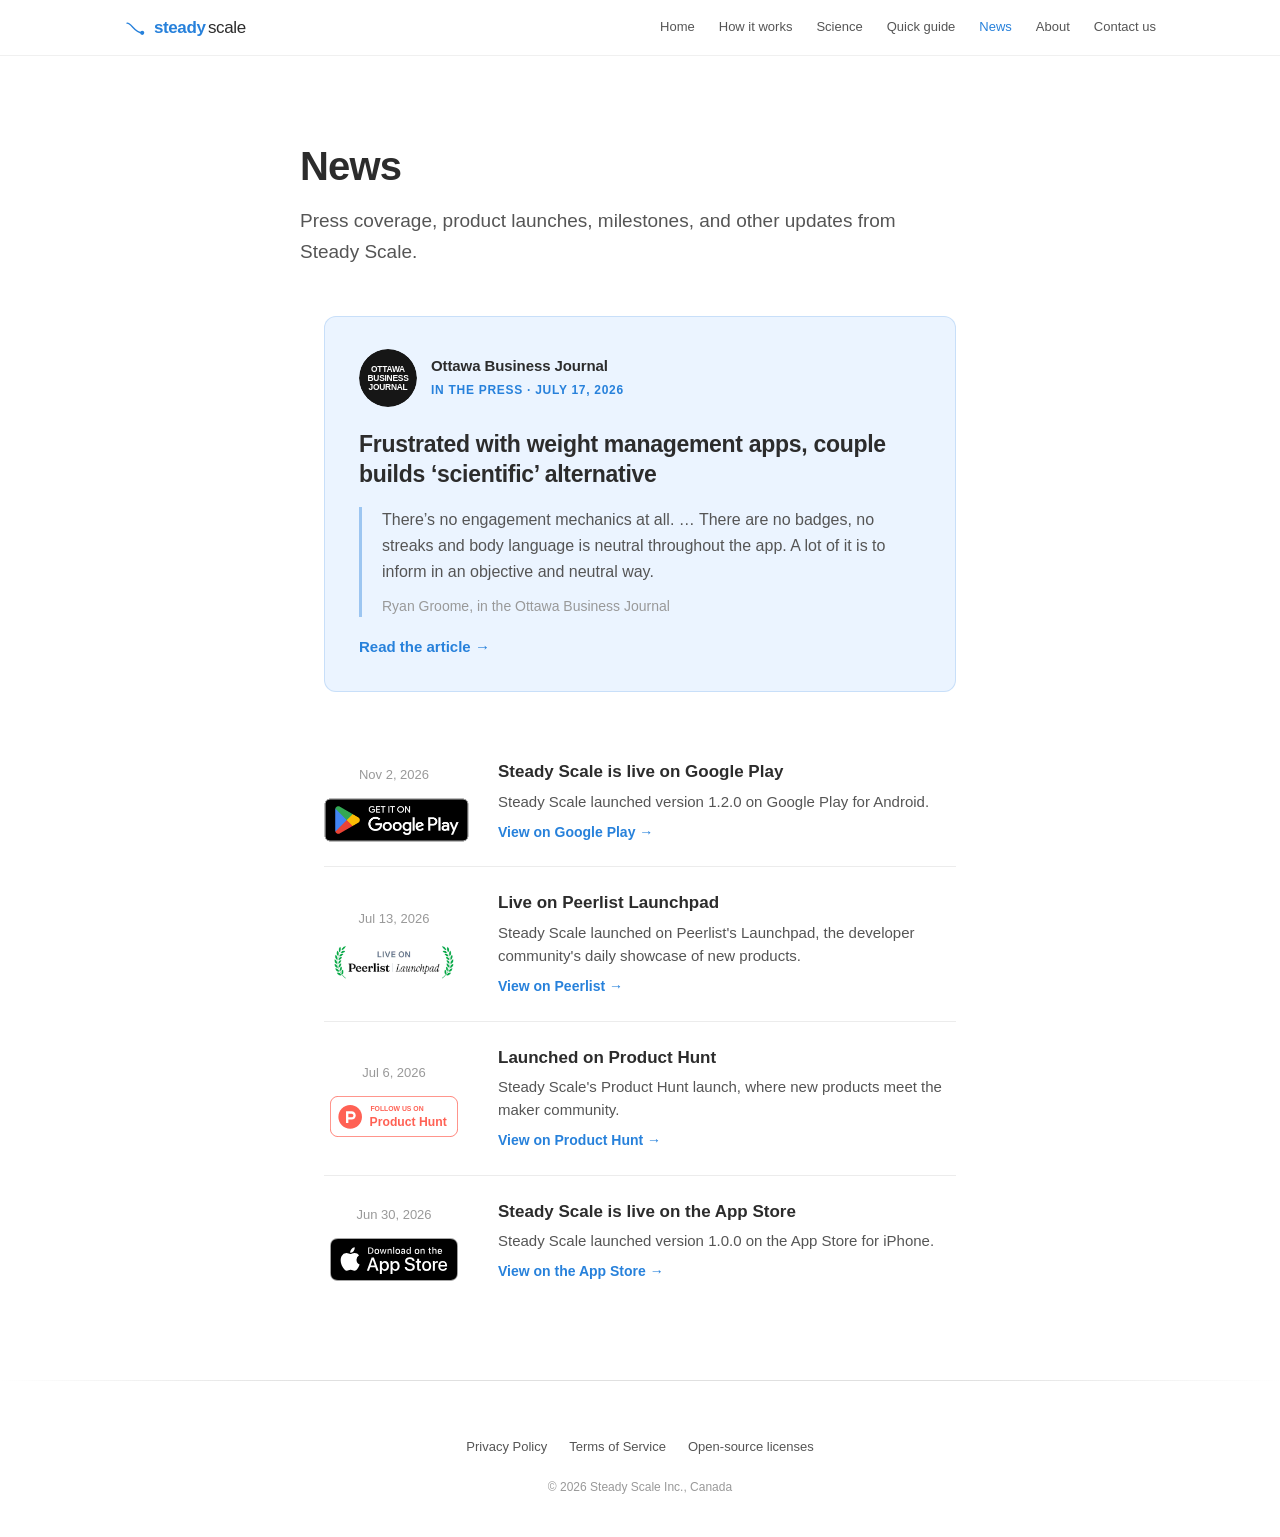
<file: news.html>
<!DOCTYPE html>
<html lang="en">
<head>
<meta charset="UTF-8">
<meta name="viewport" content="width=device-width, initial-scale=1.0">

<meta property="og:title" content="News — Steady Scale">
<meta property="og:description" content="Press coverage, launches, and milestones from Steady Scale, including the Ottawa Business Journal feature and the App Store and Google Play releases.">
<meta property="og:type" content="website">
<meta property="og:url" content="https://steadyscale.app/news">
<meta name="twitter:card" content="summary_large_image">
<meta name="twitter:title" content="News — Steady Scale">
<meta name="twitter:description" content="Press coverage, launches, and milestones from Steady Scale, including the Ottawa Business Journal feature and the App Store and Google Play releases.">
<meta name="twitter:image" content="https://steadyscale.app/og-image.png">
<meta property="og:site_name" content="Steady Scale">
<meta property="og:locale" content="en_US">
<meta property="og:image" content="https://steadyscale.app/og-image.png">
<meta property="og:image:width" content="1200">
<meta property="og:image:height" content="630">
<meta property="og:image:type" content="image/png">
<meta property="og:image:alt" content="The Steady Scale wordmark, below the logo's trend line and endpoint dot.">

<link rel="icon" type="image/svg+xml" href="/favicon.svg">
<title>News — Steady Scale</title>
<meta name="description" content="Press coverage, launches, and milestones from Steady Scale, including the Ottawa Business Journal feature and the App Store and Google Play releases.">
<meta name="theme-color" content="#2781DB">
<link rel="canonical" href="https://steadyscale.app/news">
<link rel="stylesheet" href="/assets/site.css">

<script type="application/ld+json">
{
  "@context": "https://schema.org",
  "@type": "CollectionPage",
  "datePublished": "2026-07-21",
  "dateModified": "2026-11-02",
  "@id": "https://steadyscale.app/news#webpage",
  "url": "https://steadyscale.app/news",
  "name": "News",
  "description": "Press, launches, and milestones from Steady Scale.",
  "isPartOf": { "@id": "https://steadyscale.app/#website", "@type": "WebSite", "name": "Steady Scale" },
  "about": { "@id": "https://steadyscale.app/#organization", "@type": "Organization", "name": "Steady Scale Inc." },
  "mainEntity": {
    "@type": "ItemList",
    "itemListOrder": "https://schema.org/ItemListOrderDescending",
    "numberOfItems": 5,
    "itemListElement": [
      {
        "@type": "ListItem",
        "position": 1,
        "item": {
          "@type": "WebPage",
          "name": "Steady Scale is live on Google Play",
          "description": "Steady Scale launched version 1.2.0 on Google Play for Android.",
          "url": "https://play.google.com/store/apps/details?id=app.steadyscale.steady_scale",
          "datePublished": "2026-11-02",
          "about": { "@id": "https://steadyscale.app/#app", "@type": "SoftwareApplication", "name": "Steady Scale" }
        }
      },
      {
        "@type": "ListItem",
        "position": 2,
        "item": {
          "@type": "NewsArticle",
          "@id": "https://obj.ca/frustrated-weight-management-apps-couple-scientific-alt/",
          "headline": "Frustrated with weight management apps, couple builds ‘scientific’ alternative",
          "url": "https://obj.ca/frustrated-weight-management-apps-couple-scientific-alt/",
          "datePublished": "2026-07-17",
          "publisher": {
            "@type": "NewsMediaOrganization",
            "name": "Ottawa Business Journal",
            "url": "https://obj.ca/"
          },
          "about": { "@id": "https://steadyscale.app/#app", "@type": "SoftwareApplication", "name": "Steady Scale" }
        }
      },
      {
        "@type": "ListItem",
        "position": 3,
        "item": {
          "@type": "WebPage",
          "name": "Live on Peerlist Launchpad",
          "description": "Steady Scale launched on Peerlist's Launchpad, the developer community's daily showcase of new products.",
          "url": "https://peerlist.io/groomeryan/project/steady-scale",
          "datePublished": "2026-07-13",
          "about": { "@id": "https://steadyscale.app/#app", "@type": "SoftwareApplication", "name": "Steady Scale" }
        }
      },
      {
        "@type": "ListItem",
        "position": 4,
        "item": {
          "@type": "WebPage",
          "name": "Launched on Product Hunt",
          "description": "Steady Scale's Product Hunt launch, where new products meet the maker community.",
          "url": "https://www.producthunt.com/products/steady-scale",
          "datePublished": "2026-07-06",
          "about": { "@id": "https://steadyscale.app/#app", "@type": "SoftwareApplication", "name": "Steady Scale" }
        }
      },
      {
        "@type": "ListItem",
        "position": 5,
        "item": {
          "@type": "WebPage",
          "name": "Steady Scale is live on the App Store",
          "description": "Steady Scale launched version 1.0.0 on the App Store for iPhone.",
          "url": "https://apps.apple.com/us/app/steady-scale-weight-tracker/id6775728814",
          "datePublished": "2026-06-30",
          "about": { "@id": "https://steadyscale.app/#app", "@type": "SoftwareApplication", "name": "Steady Scale" }
        }
      }
    ]
  }
}
</script>
</head>
<body>

<a href="#main" class="skip">Skip to content</a>

<header class="nav" role="banner">
  <div class="nav-inner">
    <a href="/" class="nav-brand" aria-label="Steady Scale home">
      <svg viewBox="0 0 64 64" fill="none" role="img" aria-hidden="true">
        <path d="M 9 18 C 22 17, 30 46, 53 46" stroke="#2781DB" stroke-width="4" stroke-linecap="round"/>
        <circle cx="53" cy="46" r="6" fill="#2781DB"/>
      </svg>
      <span class="nav-wm"><span class="w-steady">steady</span><span class="w-scale">scale</span></span>
    </a>
    <nav class="nav-links" aria-label="Primary">
      <a href="/">Home</a>
      <a href="/how-it-works">How it works</a>
      <a href="/science">Science</a>
      <a href="/guide">Quick guide</a>
      <a href="/news" class="is-active">News</a>
      <a href="/about">About</a>
      <a href="/support">Contact us</a>
    </nav>
  </div>
</header>

<main id="main">

  <div class="page-hero">
    <div class="page-hero-inner">
      <h1>News</h1>
      <p class="lead">Press coverage, product launches, milestones, and other updates from Steady Scale.</p>
    </div>
  </div>

  <div class="news-feature">
    <a class="news-feature-card" href="https://obj.ca/frustrated-weight-management-apps-couple-scientific-alt/?bypass=6a5a75eb1904b" target="_blank" rel="noopener">
      <div class="news-feature-masthead">
        <img class="news-feature-logo" src="/assets/press/obj-logo.svg" alt="Ottawa Business Journal" width="58" height="58">
        <div class="news-feature-mh-text">
          <div class="news-feature-mh-name">Ottawa Business Journal</div>
          <div class="news-feature-mh-meta">In the press &middot; July 17, 2026</div>
        </div>
      </div>
      <p class="news-feature-headline">Frustrated with weight management apps, couple builds &lsquo;scientific&rsquo; alternative</p>
      <blockquote class="news-feature-quote">
        <p>There&rsquo;s no engagement mechanics at all. &hellip; There are no badges, no streaks and body language is neutral throughout the app. A lot of it is to inform in an objective and neutral way.</p>
        <div class="news-feature-byline">Ryan Groome, in the Ottawa Business Journal</div>
      </blockquote>
      <div class="news-feature-cta">Read the article &rarr;</div>
    </a>
  </div>

  <div class="news-list">

    <div class="news-item">
      <div class="news-date">Nov 2, 2026
        <div class="news-badge"><a href="https://play.google.com/store/apps/details?id=app.steadyscale.steady_scale" target="_blank" rel="noopener"><img class="badge-play" src="/assets/badges/google-play.png" alt="Get it on Google Play" width="646" height="250"></a></div>
      </div>
      <div class="news-body">
        <div class="news-title">Steady Scale is live on Google Play</div>
        <div class="news-desc">Steady Scale launched version 1.2.0 on Google Play for Android.</div>
        <a class="news-link" href="https://play.google.com/store/apps/details?id=app.steadyscale.steady_scale" target="_blank" rel="noopener">View on Google Play &rarr;</a>
      </div>
    </div>

    <div class="news-item">
      <div class="news-date">Jul 13, 2026
        <div class="news-badge"><a href="https://peerlist.io/groomeryan/project/steady-scale" target="_blank" rel="noopener"><img src="/assets/press/peer_list.png" alt="Steady Scale — live on Peerlist Launchpad" width="1766" height="562"></a></div>
      </div>
      <div class="news-body">
        <div class="news-title">Live on Peerlist Launchpad</div>
        <div class="news-desc">Steady Scale launched on Peerlist's Launchpad, the developer community's daily showcase of new products.</div>
        <a class="news-link" href="https://peerlist.io/groomeryan/project/steady-scale" target="_blank" rel="noopener">View on Peerlist &rarr;</a>
      </div>
    </div>

    <div class="news-item">
      <div class="news-date">Jul 6, 2026
        <div class="news-badge"><a href="https://www.producthunt.com/products/steady-scale" target="_blank" rel="noopener"><img src="/assets/press/product-hunt.svg" alt="Steady Scale on Product Hunt"></a></div>
      </div>
      <div class="news-body">
        <div class="news-title">Launched on Product Hunt</div>
        <div class="news-desc">Steady Scale's Product Hunt launch, where new products meet the maker community.</div>
        <a class="news-link" href="https://www.producthunt.com/products/steady-scale" target="_blank" rel="noopener">View on Product Hunt &rarr;</a>
      </div>
    </div>

    <div class="news-item">
      <div class="news-date">Jun 30, 2026
        <div class="news-badge"><a href="https://apps.apple.com/us/app/steady-scale-weight-tracker/id6775728814" target="_blank" rel="noopener"><img src="/assets/badges/app-store.svg" alt="Download on the App Store"></a></div>
      </div>
      <div class="news-body">
        <div class="news-title">Steady Scale is live on the App Store</div>
        <div class="news-desc">Steady Scale launched version 1.0.0 on the App Store for iPhone.</div>
        <a class="news-link" href="https://apps.apple.com/us/app/steady-scale-weight-tracker/id6775728814" target="_blank" rel="noopener">View on the App Store &rarr;</a>
      </div>
    </div>

  </div>

</main>

<footer class="footer" role="contentinfo">
  <nav class="footer-nav" aria-label="Secondary">
    <a href="/privacy">Privacy Policy</a>
    <a href="/terms">Terms of Service</a>
    <a href="/licenses">Open-source licenses</a>
  </nav>
  <div class="footer-meta">
    &copy; 2026 Steady Scale Inc., Canada
  </div>
</footer>

</body>
</html>
</file>
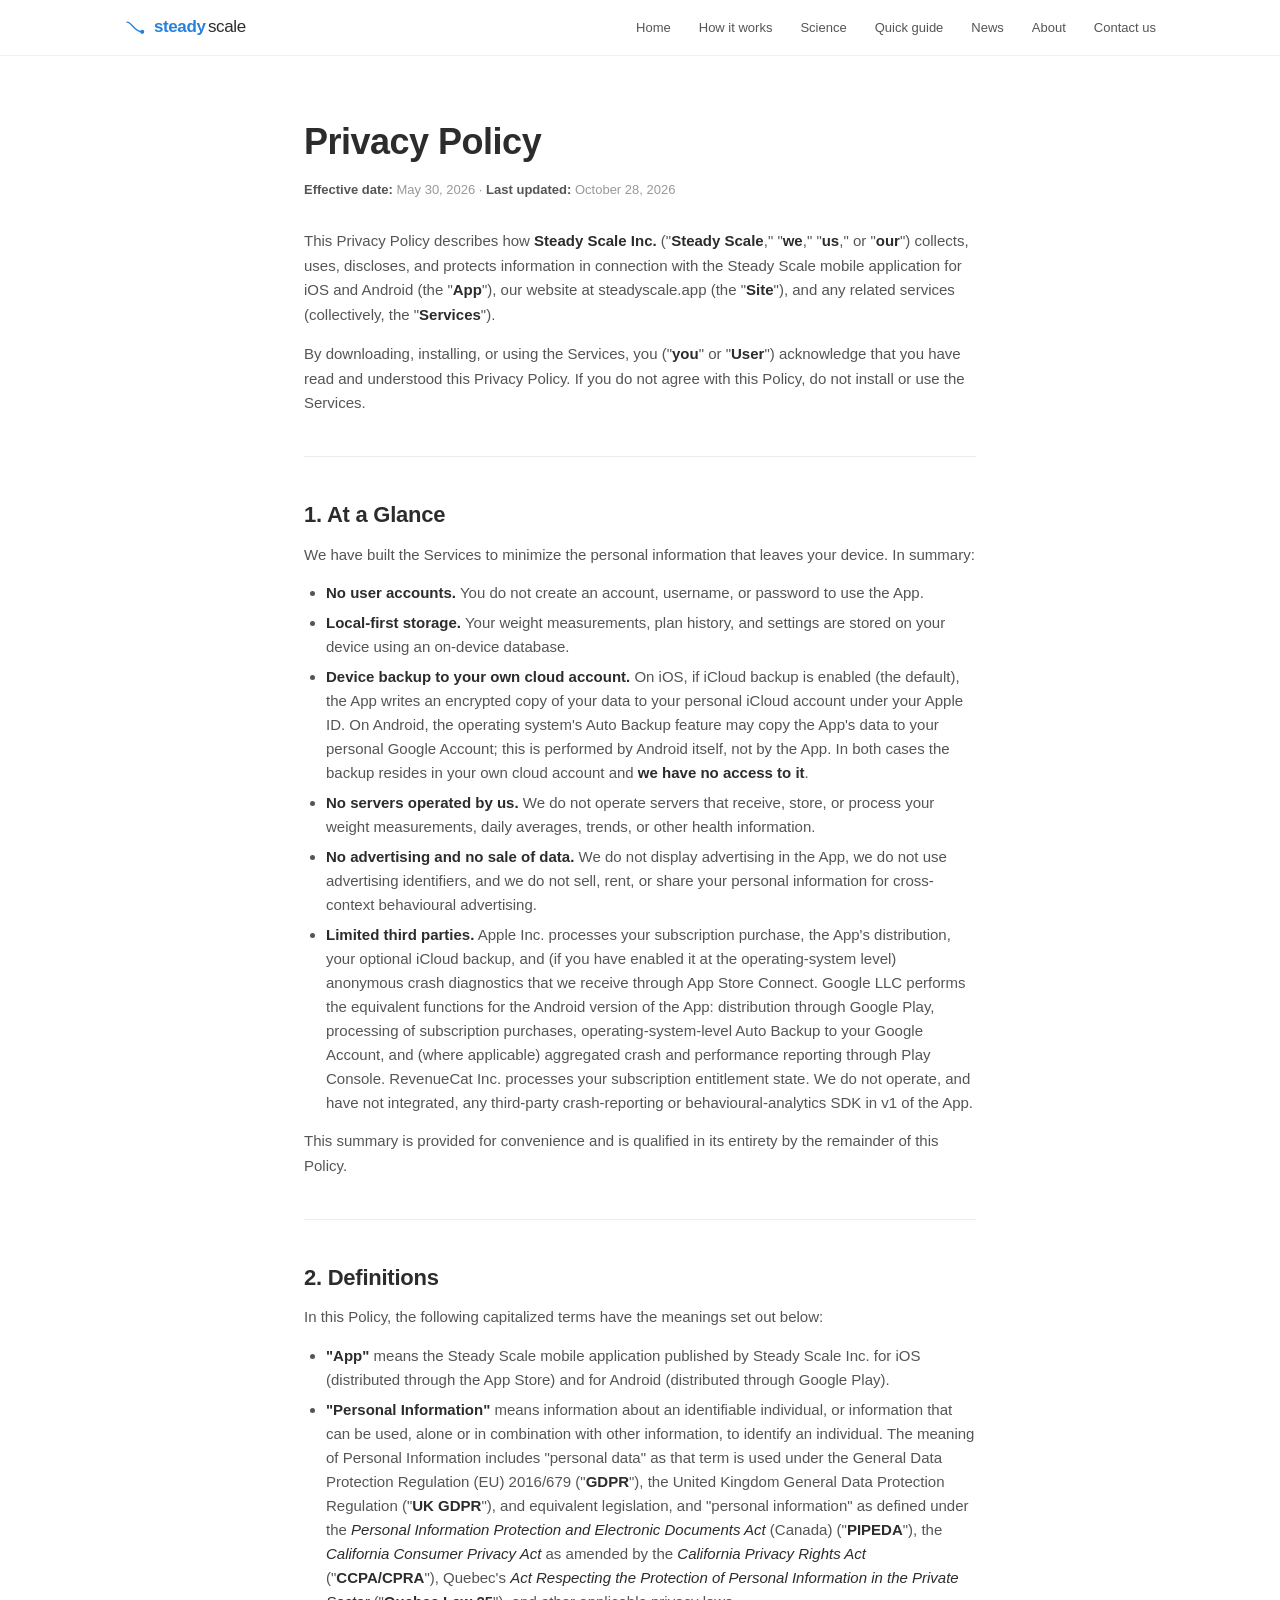
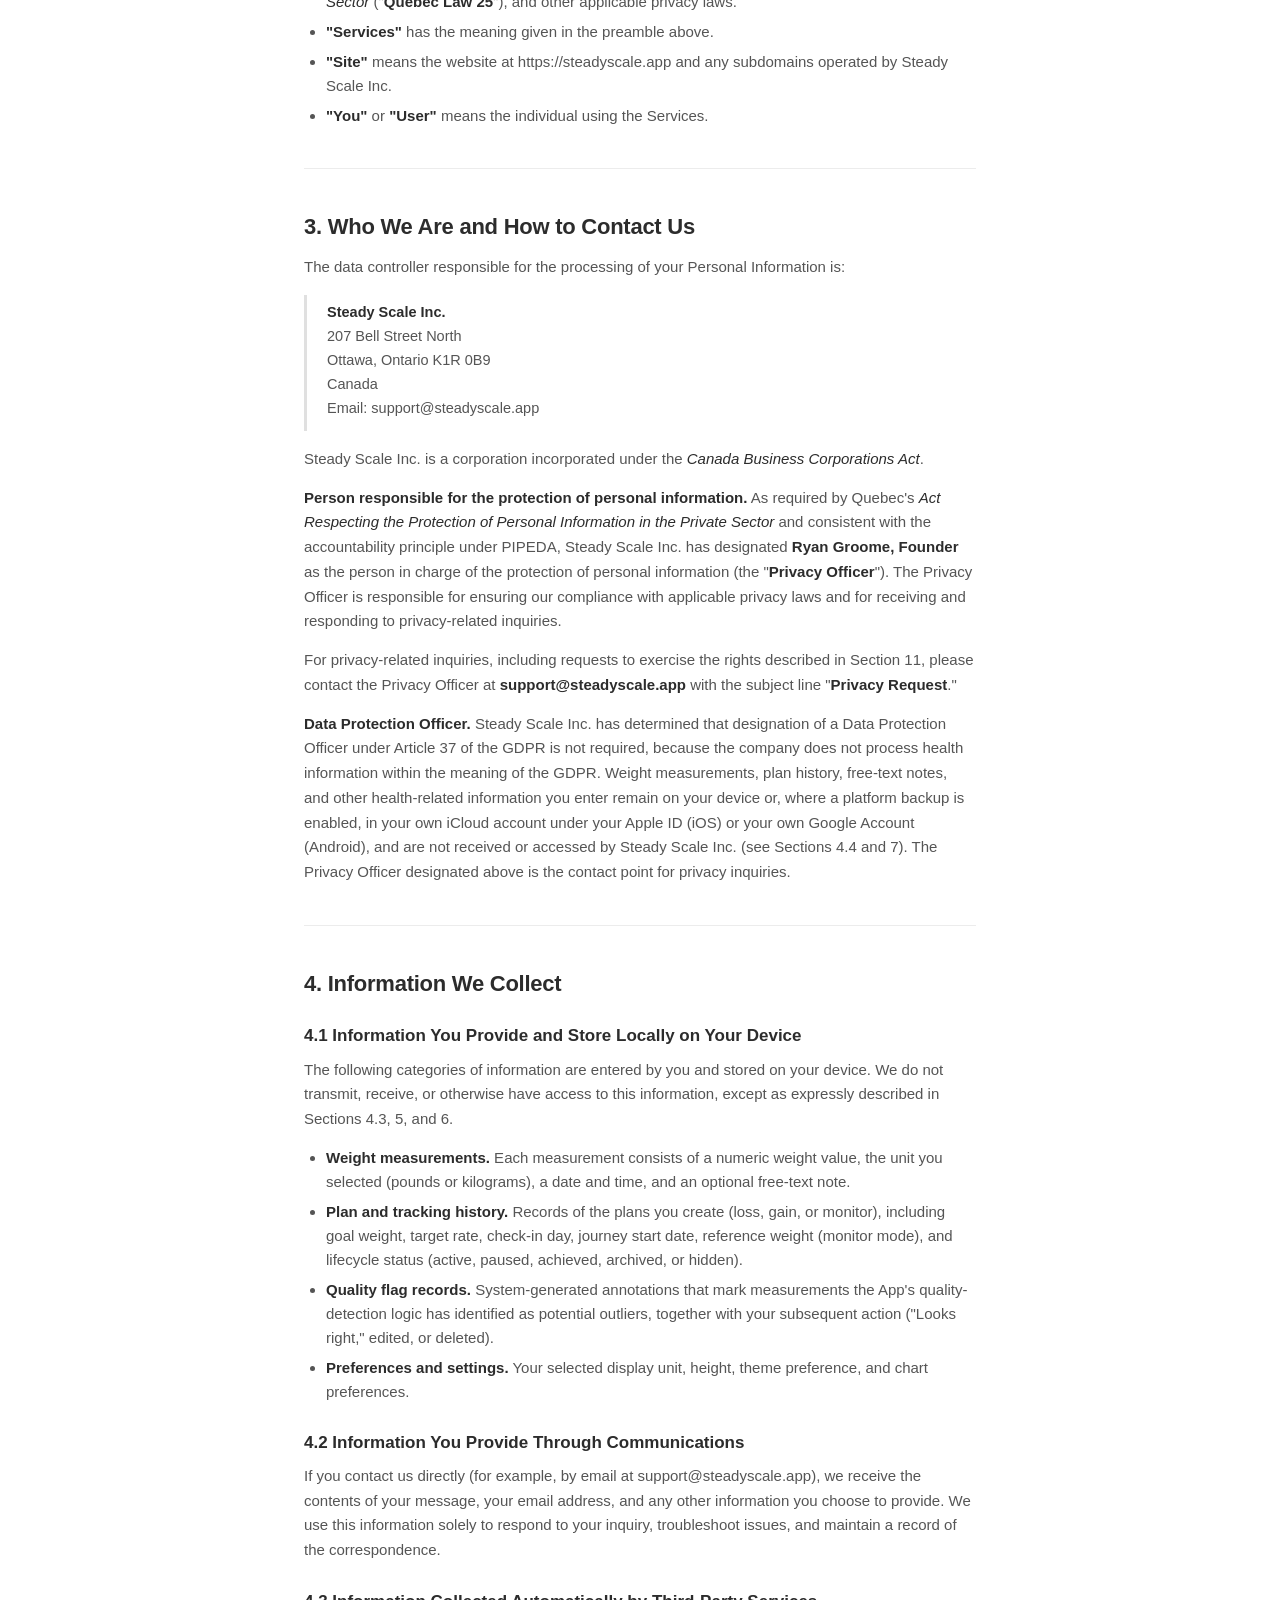
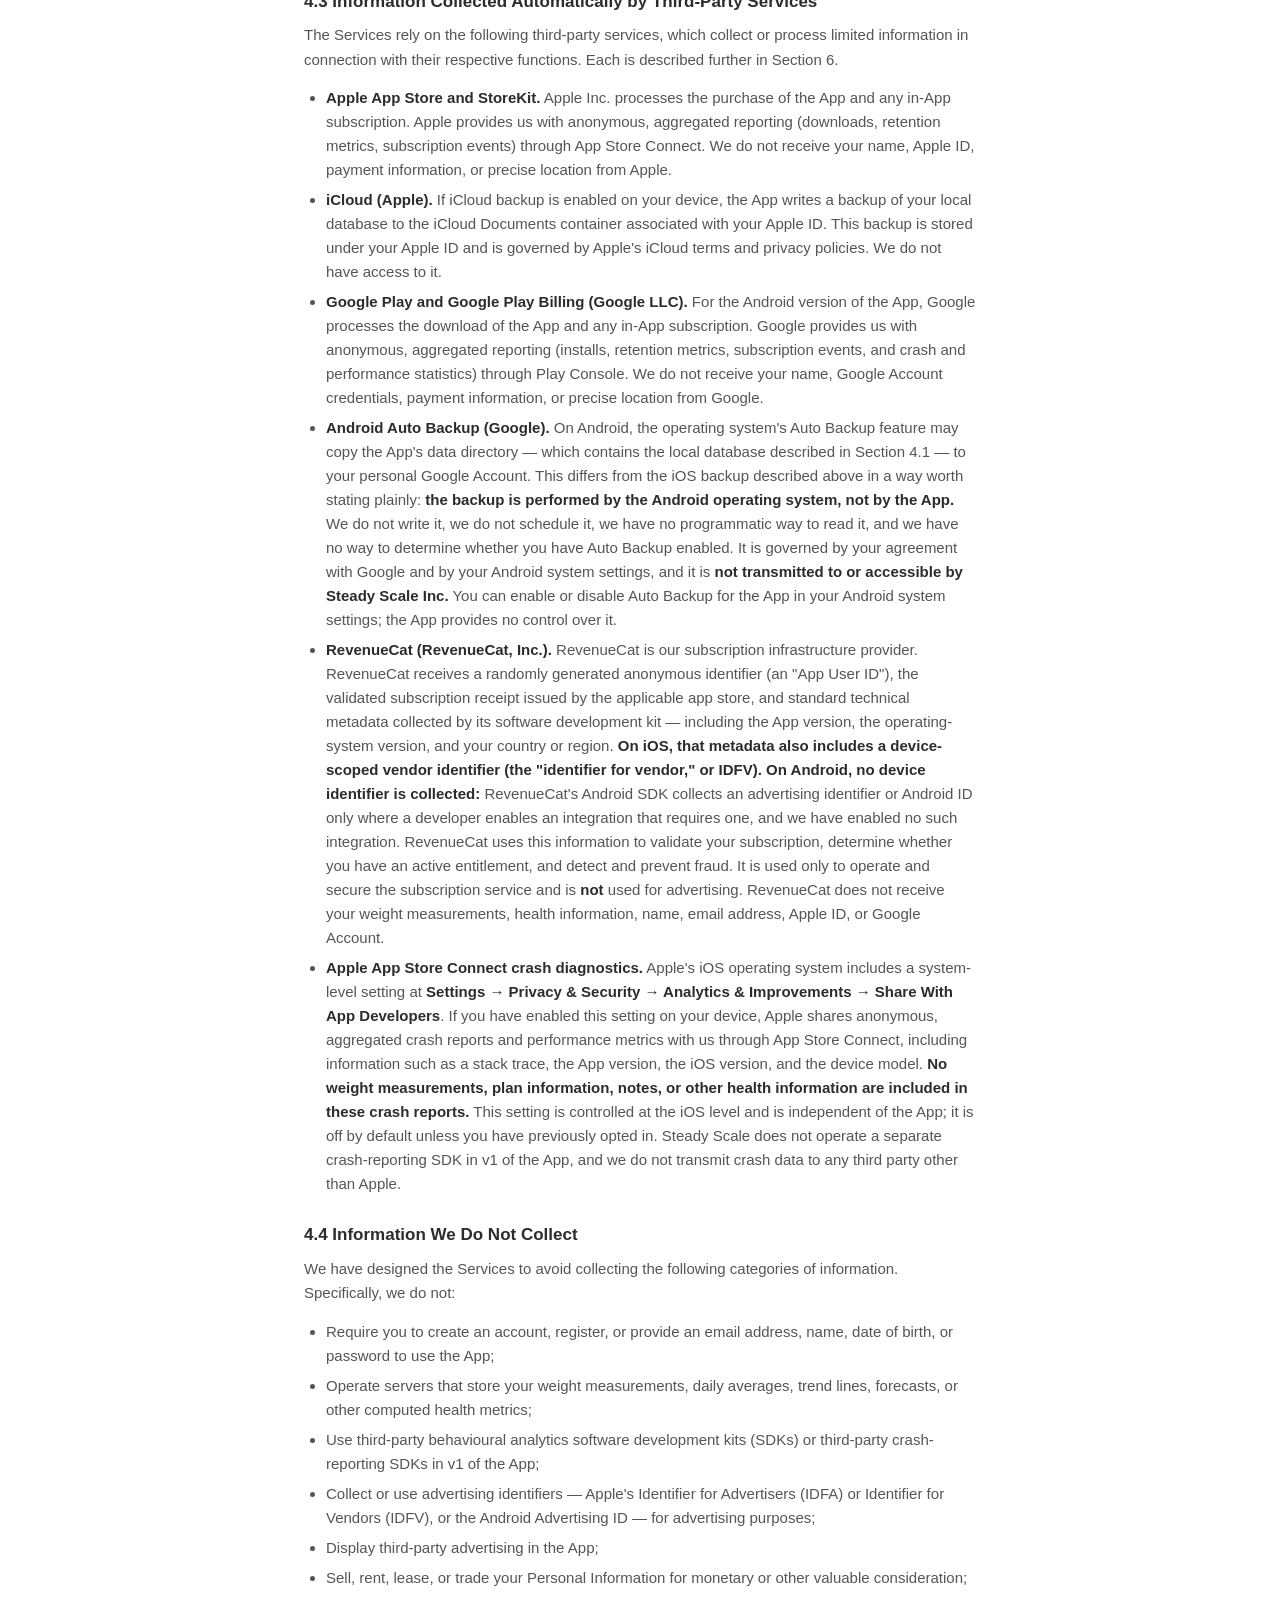
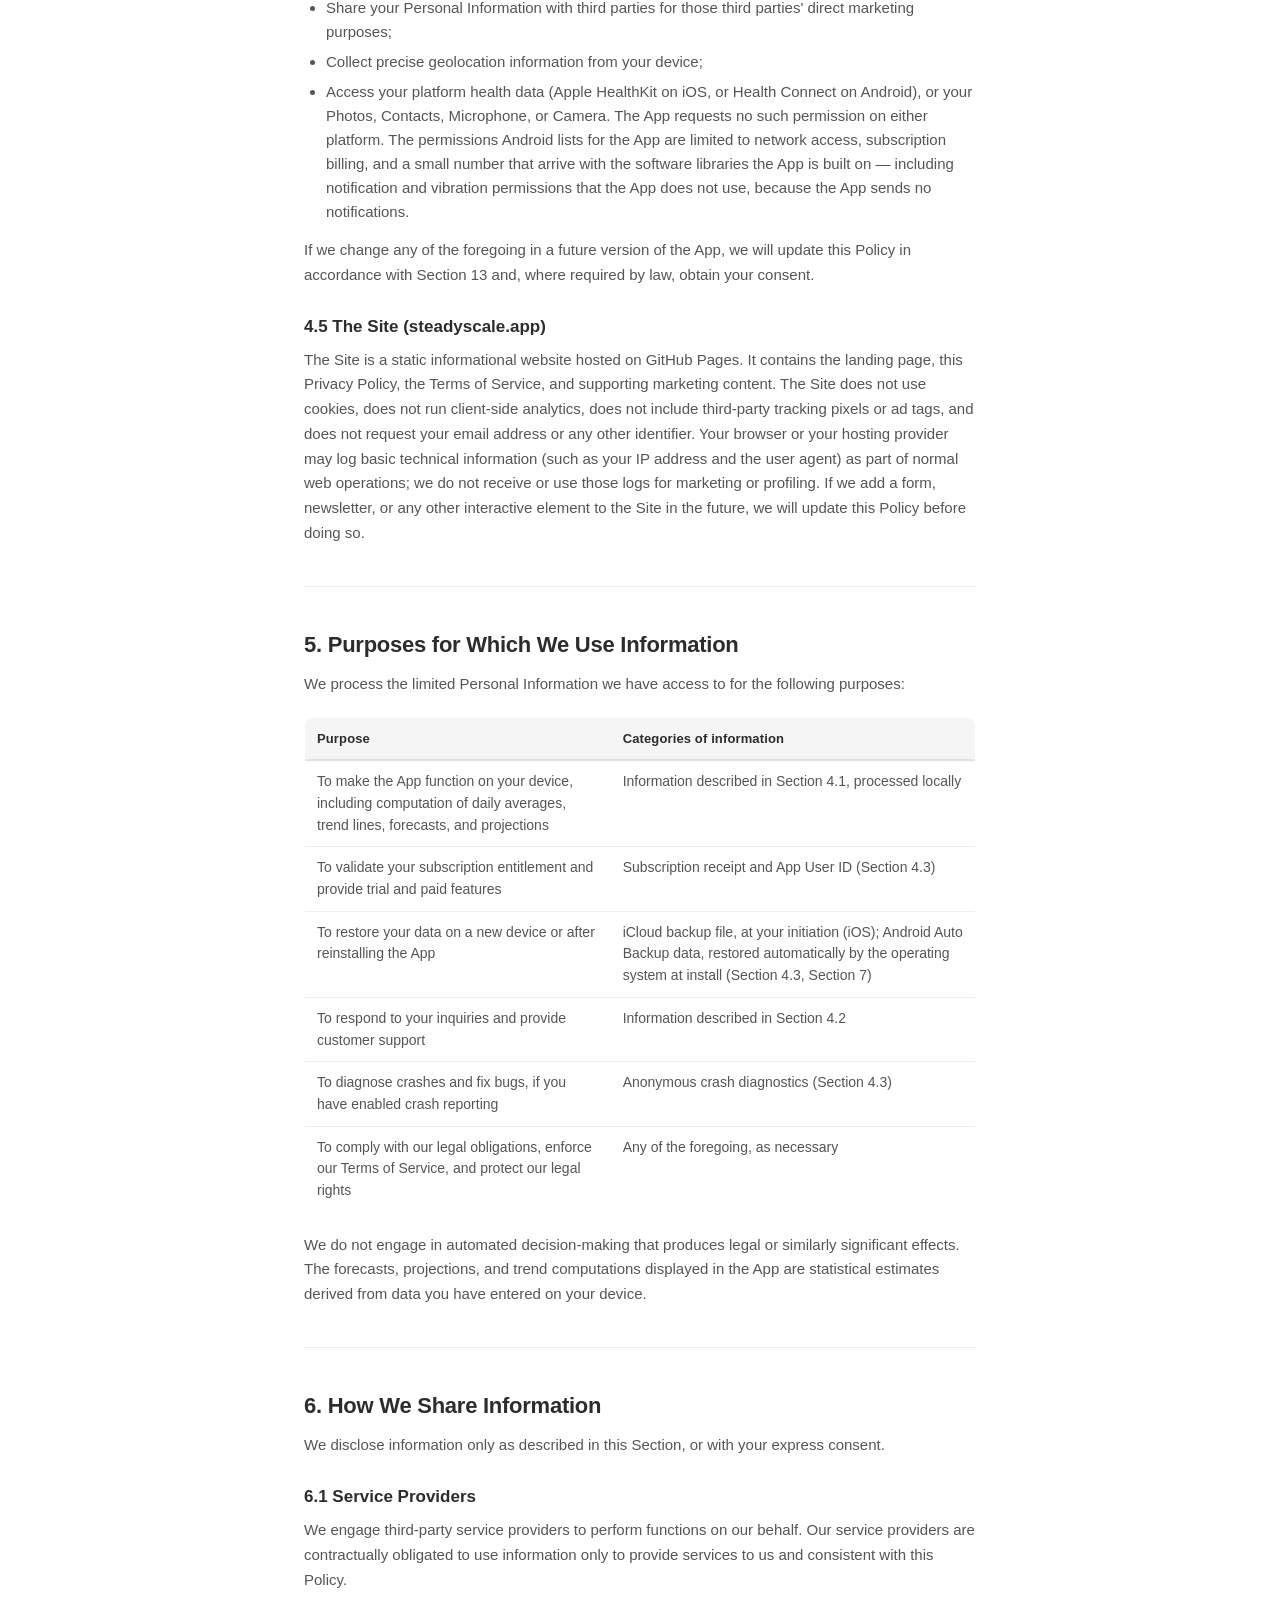
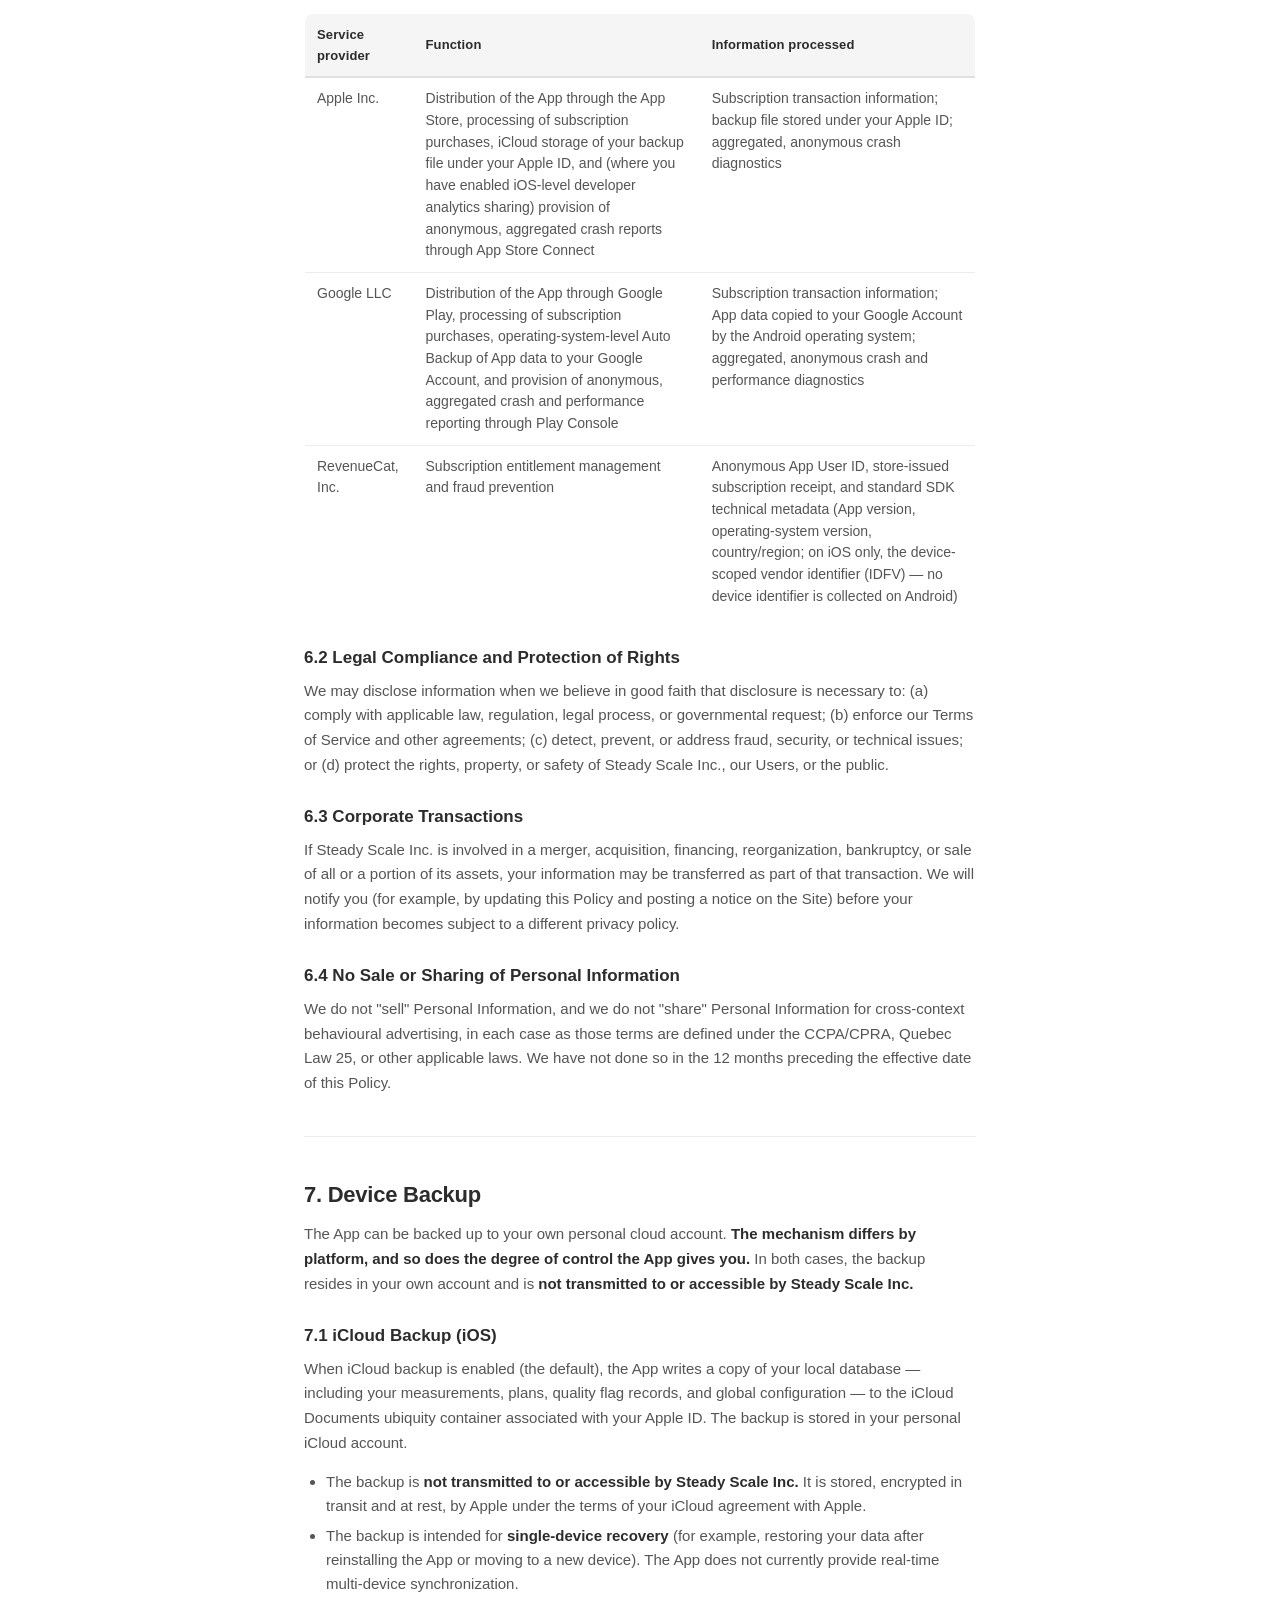
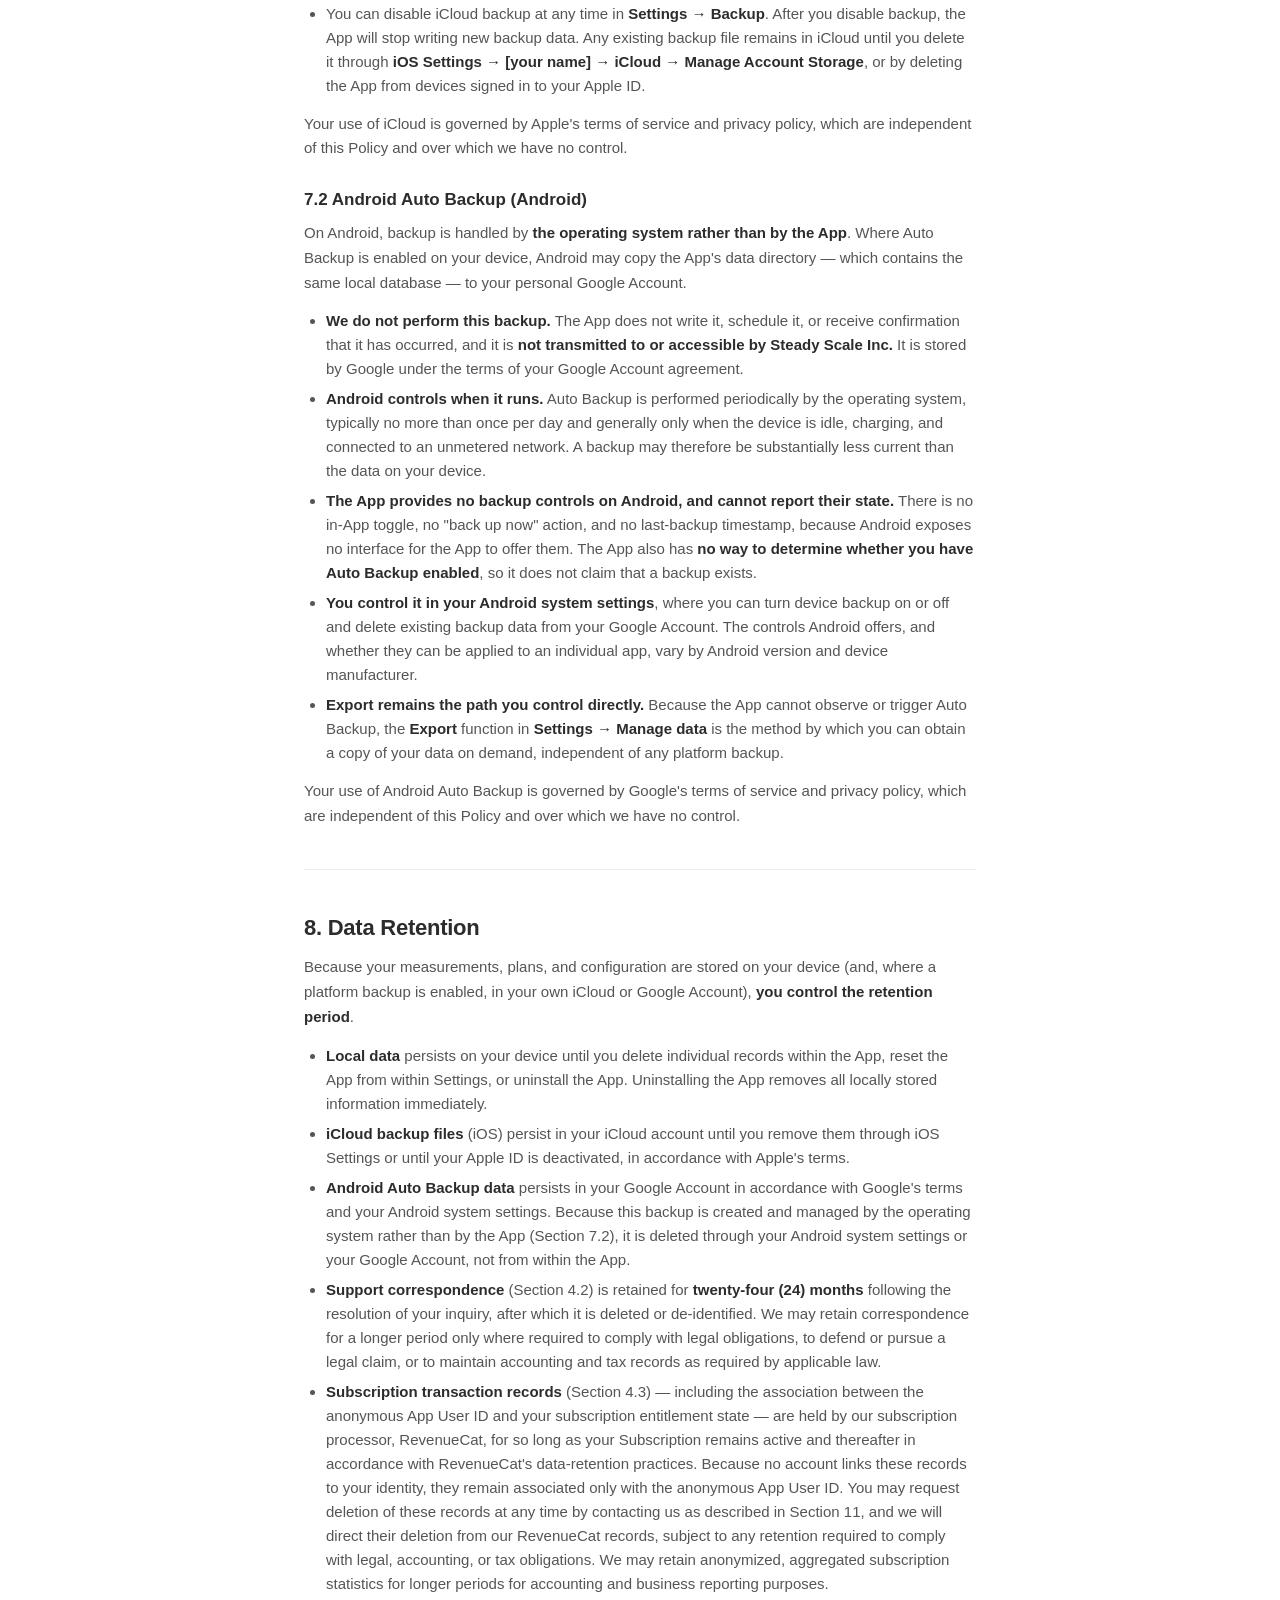
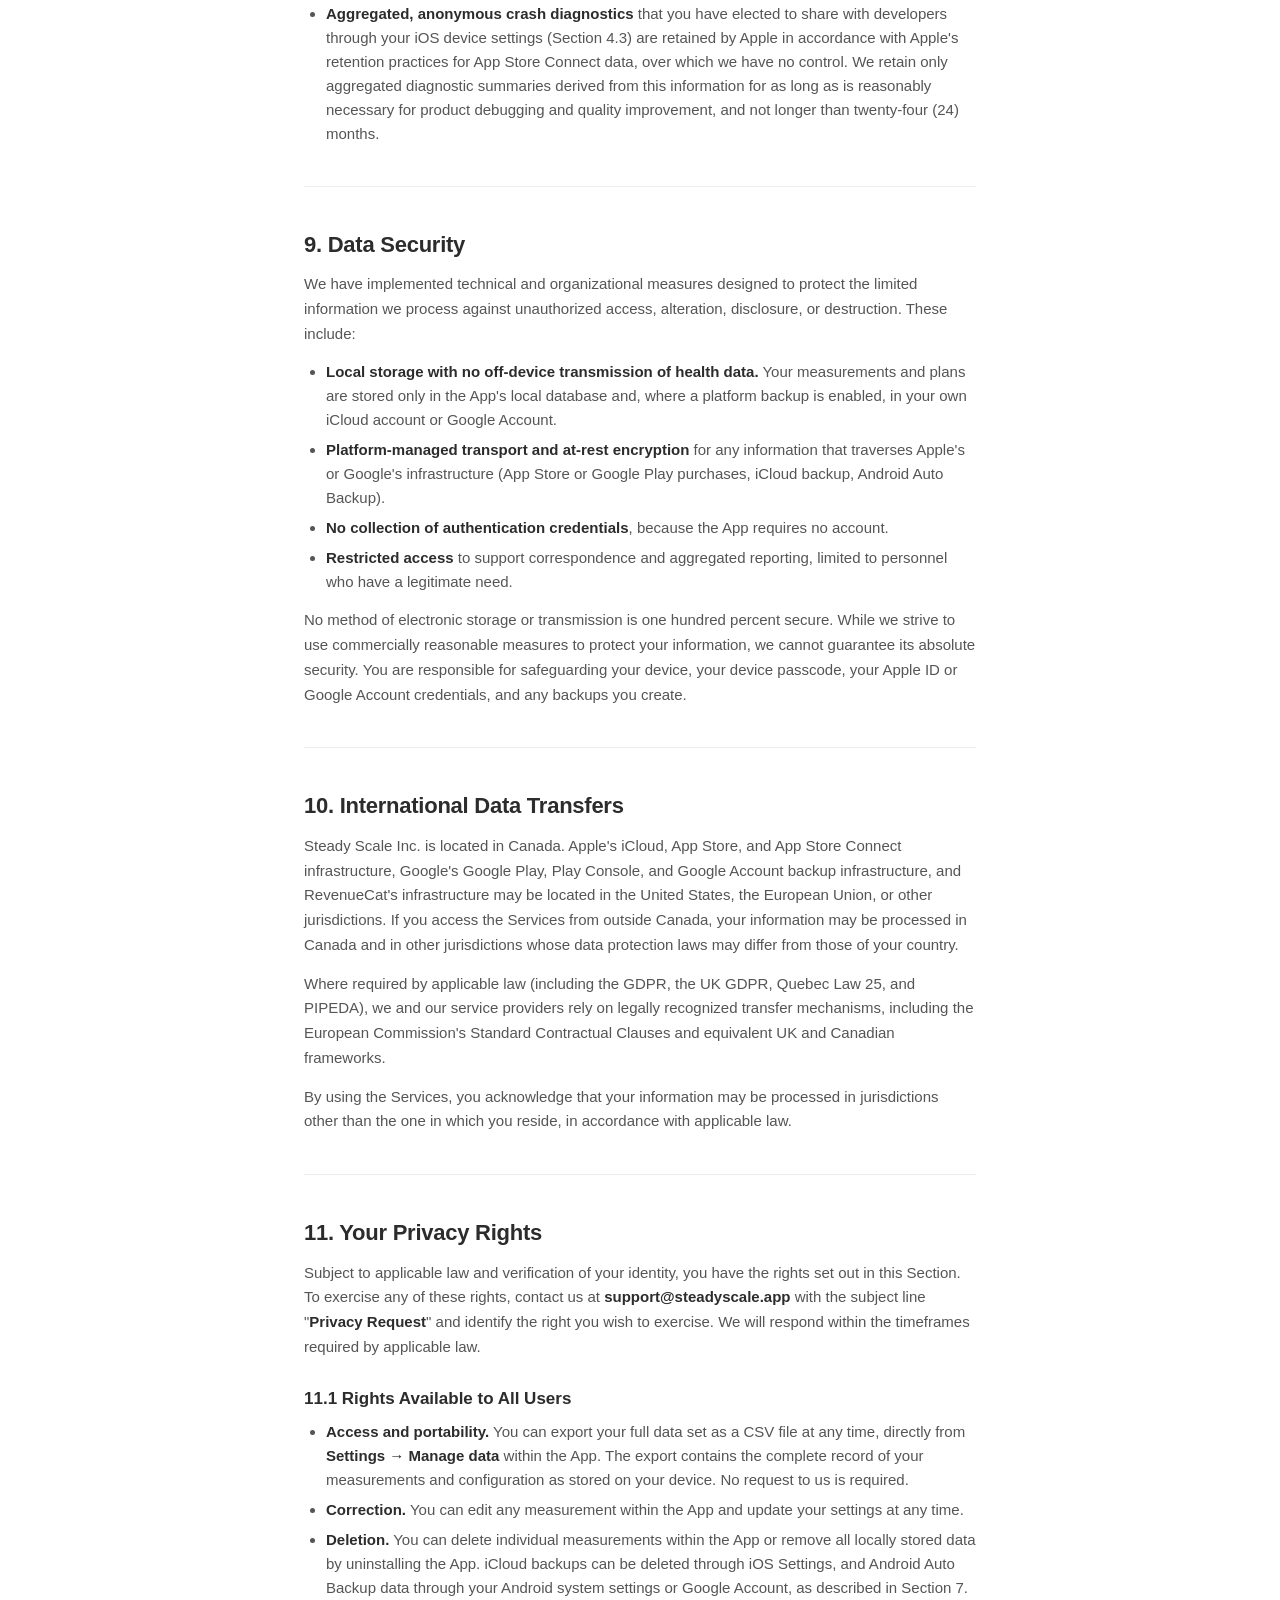
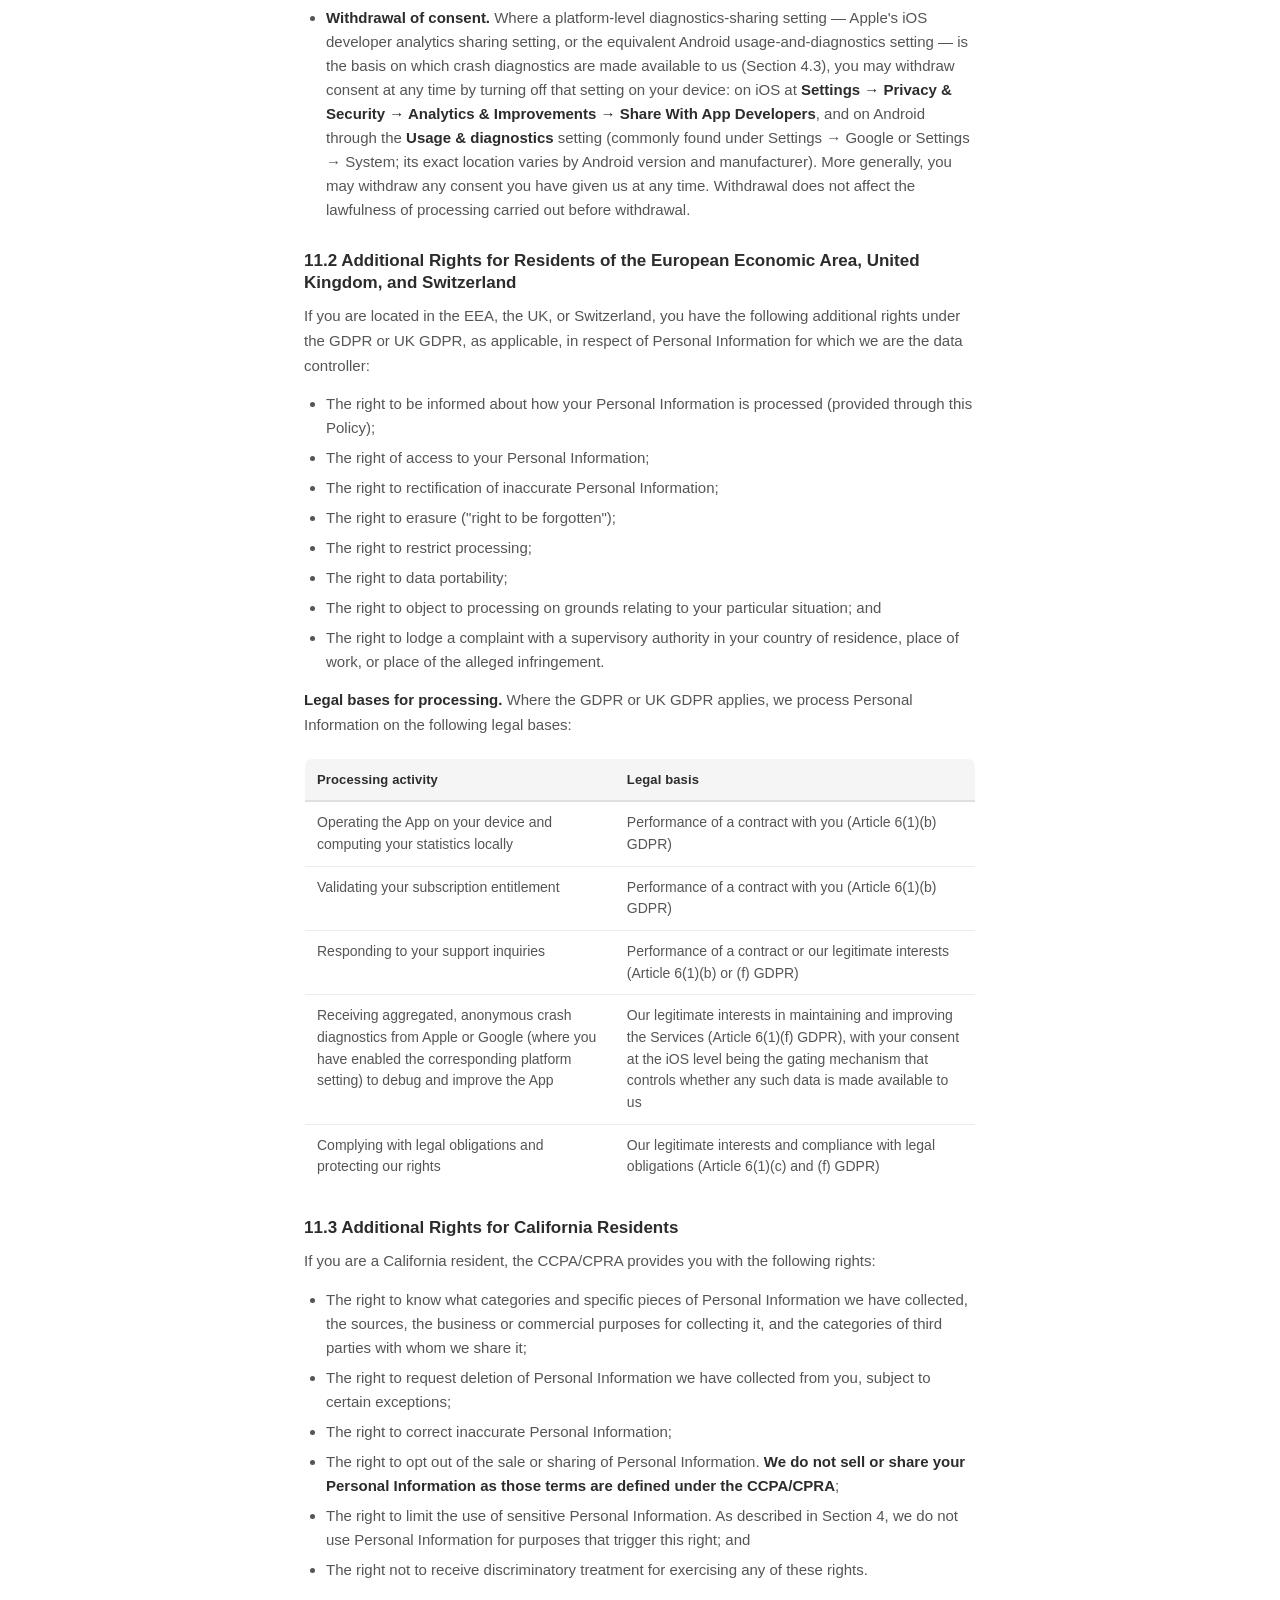
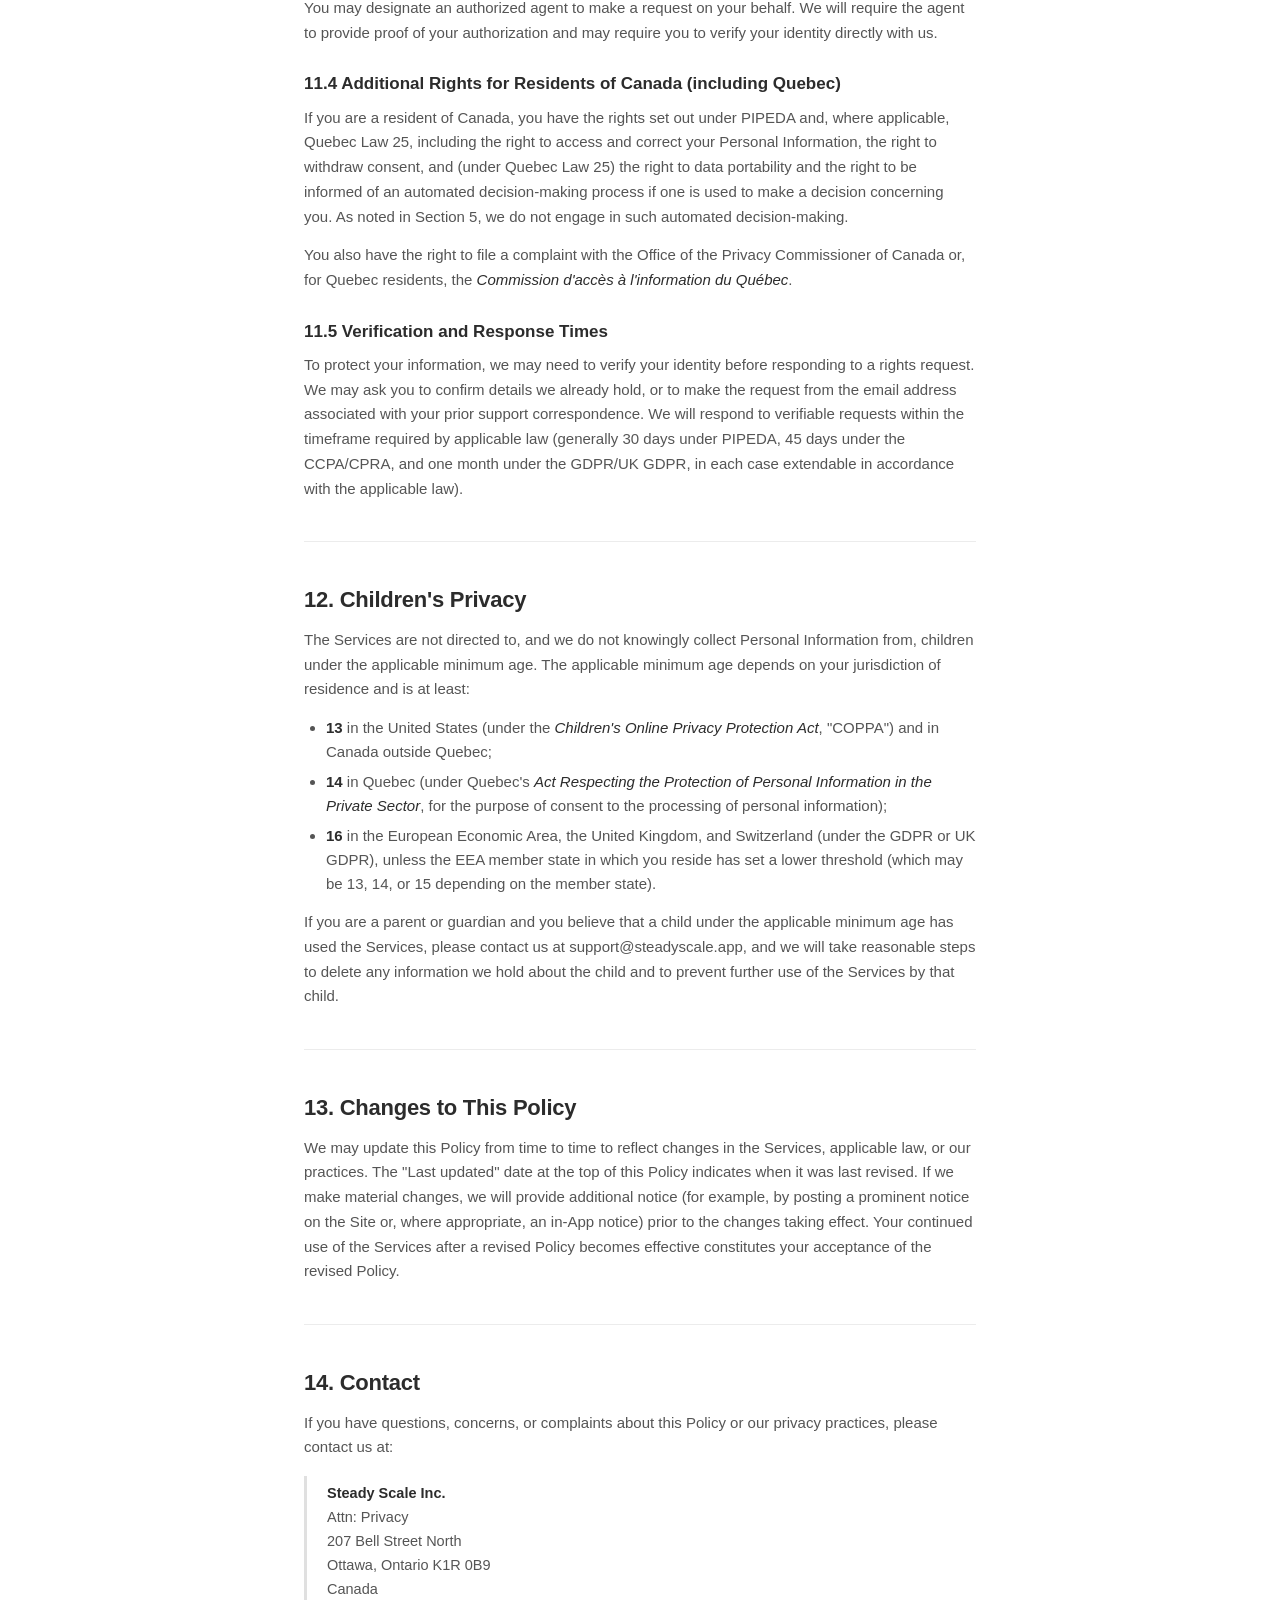
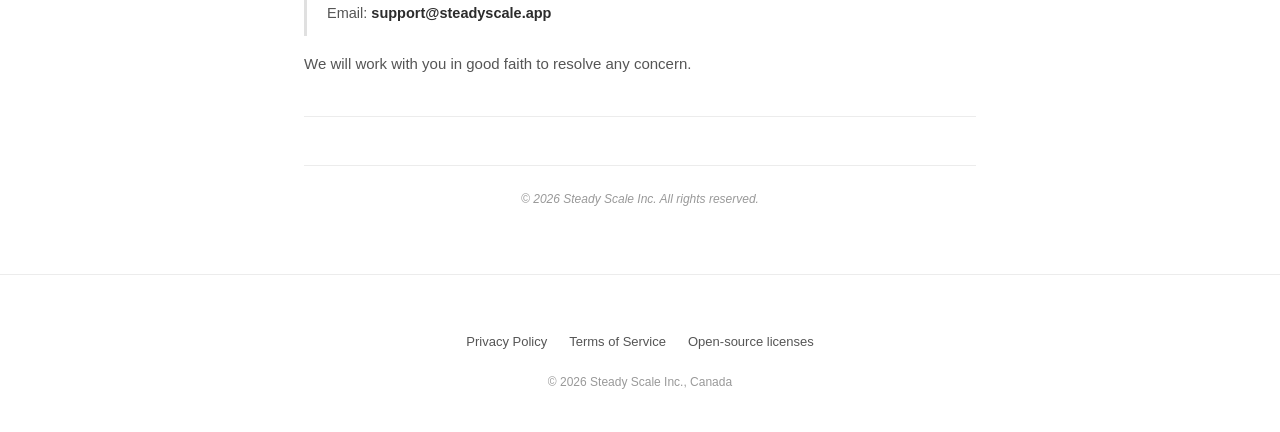
<file: privacy.html>
<!DOCTYPE html>
<html lang="en">
<head>
<meta charset="UTF-8">
<meta name="viewport" content="width=device-width, initial-scale=1.0">

<meta property="og:title" content="Privacy Policy — Steady Scale">
<meta property="og:description" content="How Steady Scale collects, uses, and protects information. Local-first storage, no accounts, no servers we operate, no advertising.">
<meta property="og:type" content="website">
<meta property="og:url" content="https://steadyscale.app/privacy">
<meta property="og:site_name" content="Steady Scale">
<meta property="og:image" content="https://steadyscale.app/og-image.png">
<meta property="og:image:alt" content="The Steady Scale wordmark, below the logo's trend line and endpoint dot.">
<meta property="og:image:width" content="1200">
<meta property="og:image:height" content="630">
<meta property="og:image:type" content="image/png">
<meta property="og:locale" content="en_US">

<meta name="twitter:card" content="summary_large_image">
<meta name="twitter:title" content="Privacy Policy — Steady Scale">
<meta name="twitter:description" content="How Steady Scale collects, uses, and protects information. Local-first storage, no accounts, no servers we operate, no advertising.">
<meta name="twitter:image" content="https://steadyscale.app/og-image.png">

<link rel="icon" type="image/svg+xml" href="/favicon.svg">
<meta name="description" content="How Steady Scale collects, uses, and protects information. Local-first storage, no accounts, no servers we operate, no advertising.">
<title>Privacy Policy — Steady Scale</title>
<meta name="theme-color" content="#2781DB">
<link rel="canonical" href="https://steadyscale.app/privacy">

<style>
:root {
  --bg: #FFFFFF;
  --surface: #F5F5F5;
  --surface-tint: #EBF4FF;
  --celebration-border: rgba(39, 129, 219, 0.18);
  --border: #E0E0E0;
  --border-soft: #ECECEC;
  --text: #2C2C2C;
  --secondary: #555555;
  --muted: #999999;
  --blue: #2781DB;
  --nav-h: 56px;
}
*, *::before, *::after { box-sizing: border-box; margin: 0; padding: 0; }
html { scroll-behavior: smooth; }
body {
  font-family: -apple-system, BlinkMacSystemFont, 'SF Pro Text', 'SF Pro Display', 'Helvetica Neue', Arial, sans-serif;
  color: var(--text);
  background: var(--bg);
  -webkit-font-smoothing: antialiased;
  -moz-osx-font-smoothing: grayscale;
  line-height: 1.65;
  padding-top: var(--nav-h);
}
a { color: var(--blue); text-decoration: none; }
a:hover { text-decoration: underline; }

.skip { position: absolute; top: -40px; left: 8px; background: var(--text); color: #FFF; padding: 8px 14px; border-radius: 6px; font-size: 13px; z-index: 100; transition: top 0.15s; }
.skip:focus { top: 8px; }

.nav { position: fixed; top: 0; left: 0; right: 0; height: var(--nav-h); background: rgba(255,255,255,0.85); backdrop-filter: saturate(180%) blur(14px); -webkit-backdrop-filter: saturate(180%) blur(14px); border-bottom: 1px solid rgba(0,0,0,0.06); z-index: 50; }
.nav-inner { max-width: 1080px; margin: 0 auto; height: 100%; padding: 0 24px; display: flex; align-items: center; justify-content: space-between; }
.nav-brand { display: inline-flex; align-items: center; gap: 8px; text-decoration: none; }
.nav-brand:hover { text-decoration: none; }
.nav-brand svg { width: 22px; height: 22px; }
.nav-wm { font-size: 17px; letter-spacing: -0.4px; text-transform: lowercase; }
.nav-wm .w-steady { font-weight: 700; color: var(--blue); }
.nav-wm .w-scale  { font-weight: 400; color: var(--text); margin-left: 0.15em; }
.nav-links { display: flex; align-items: center; gap: 28px; }
.nav-links a { font-size: 13px; font-weight: 500; color: var(--secondary); text-decoration: none; }
.nav-links a:hover { color: var(--blue); text-decoration: none; }

.container { max-width: 720px; margin: 0 auto; padding: 56px 24px 64px; }

/* Legal document typography */
.legal-doc h1 { font-size: 36px; font-weight: 700; letter-spacing: -0.5px; margin-bottom: 8px; color: var(--text); }
.legal-doc .doc-meta { font-size: 13px; color: var(--muted); margin-bottom: 28px; }
.legal-doc .doc-meta strong { color: var(--secondary); font-weight: 600; }
.legal-doc h2 { font-size: 22px; font-weight: 700; letter-spacing: -0.25px; margin-top: 44px; margin-bottom: 14px; color: var(--text); line-height: 1.25; }
.legal-doc h3 { font-size: 17px; font-weight: 600; margin-top: 28px; margin-bottom: 10px; color: var(--text); line-height: 1.3; }
.legal-doc h4 { font-size: 15px; font-weight: 700; margin-top: 20px; margin-bottom: 8px; color: var(--text); }
.legal-doc p { font-size: 15px; color: var(--secondary); margin-bottom: 14px; line-height: 1.65; }
.legal-doc ul, .legal-doc ol { margin-left: 22px; margin-bottom: 14px; }
.legal-doc li { font-size: 15px; color: var(--secondary); margin-bottom: 6px; line-height: 1.6; }
.legal-doc li > ul, .legal-doc li > ol { margin-top: 6px; margin-bottom: 6px; }
.legal-doc strong { color: var(--text); font-weight: 600; }
.legal-doc em { color: var(--text); font-style: italic; }
.legal-doc hr { border: 0; border-top: 1px solid var(--border-soft); margin: 40px 0; }
.legal-doc blockquote {
  border-left: 3px solid var(--border);
  padding: 6px 0 6px 20px;
  margin: 16px 0;
  color: var(--secondary);
  font-size: 14.5px;
  line-height: 1.7;
}
.legal-doc blockquote p { margin-bottom: 4px; font-size: 14.5px; }
.legal-doc table {
  width: 100%;
  border-collapse: collapse;
  margin: 20px 0;
  font-size: 14px;
  border: 1px solid var(--border);
  border-radius: 8px;
  overflow: hidden;
}
.legal-doc th {
  text-align: left;
  font-weight: 700;
  color: var(--text);
  padding: 10px 12px;
  border-bottom: 2px solid var(--border);
  background: var(--surface);
  font-size: 13px;
  letter-spacing: 0.01em;
}
.legal-doc td {
  padding: 10px 12px;
  border-bottom: 1px solid var(--border-soft);
  color: var(--secondary);
  vertical-align: top;
  line-height: 1.55;
}
.legal-doc tbody tr:last-child td { border-bottom: none; }
.legal-doc a { color: var(--blue); }
.legal-doc .doc-footer {
  margin-top: 48px;
  padding-top: 24px;
  border-top: 1px solid var(--border-soft);
  font-size: 12px;
  color: var(--muted);
  text-align: center;
  font-style: italic;
}

.footer { padding: 56px 24px 40px; text-align: center; border-top: 1px solid var(--border-soft); }
.footer-nav { display: flex; justify-content: center; gap: 6px 22px; flex-wrap: wrap; margin-bottom: 20px; }
.footer-nav a { font-size: 13px; color: var(--secondary); text-decoration: none; transition: color 0.15s; }
.footer-nav a:hover { color: var(--blue); }
.footer-meta { font-size: 12px; color: var(--muted); line-height: 1.6; }

@media (max-width: 640px) {
  .container { padding: 40px 20px 48px; }
  .legal-doc h1 { font-size: 28px; }
  .legal-doc h2 { font-size: 19px; margin-top: 36px; }
  .legal-doc h3 { font-size: 16px; }
  .legal-doc table { font-size: 13px; }
  .legal-doc th, .legal-doc td { padding: 8px 10px; }
  .nav-links { gap: 18px; }
  .nav-links a { font-size: 12px; }
}
</style>
</head>
<body>

<a href="#main" class="skip">Skip to content</a>

<header class="nav" role="banner">
  <div class="nav-inner">
    <a href="/" class="nav-brand" aria-label="Steady Scale home">
      <svg viewBox="0 0 64 64" fill="none" role="img" aria-hidden="true">
        <path d="M 9 18 C 22 17, 30 46, 53 46" stroke="#2781DB" stroke-width="4" stroke-linecap="round"/>
        <circle cx="53" cy="46" r="6" fill="#2781DB"/>
      </svg>
      <span class="nav-wm"><span class="w-steady">steady</span><span class="w-scale">scale</span></span>
    </a>
    <nav class="nav-links" aria-label="Primary">
      <a href="/">Home</a>
      <a href="/how-it-works">How it works</a>
      <a href="/science">Science</a>
      <a href="/guide">Quick guide</a>
      <a href="/news">News</a>
      <a href="/about">About</a>
      <a href="/support">Contact us</a>
    </nav>
  </div>
</header>

<main id="main" class="container legal-doc">
<h1>Privacy Policy</h1>
<div class="doc-meta"><strong>Effective date:</strong> May 30, 2026 &middot; <strong>Last updated:</strong> October 28, 2026</div>
<p>This Privacy Policy describes how <strong>Steady Scale Inc.</strong> ("<strong>Steady Scale</strong>," "<strong>we</strong>," "<strong>us</strong>," or "<strong>our</strong>") collects, uses, discloses, and protects information in connection with the Steady Scale mobile application for iOS and Android (the "<strong>App</strong>"), our website at steadyscale.app (the "<strong>Site</strong>"), and any related services (collectively, the "<strong>Services</strong>").</p>
<p>By downloading, installing, or using the Services, you ("<strong>you</strong>" or "<strong>User</strong>") acknowledge that you have read and understood this Privacy Policy. If you do not agree with this Policy, do not install or use the Services.</p>
<hr />
<h2>1. At a Glance</h2>
<p>We have built the Services to minimize the personal information that leaves your device. In summary:</p>
<ul>
<li><strong>No user accounts.</strong> You do not create an account, username, or password to use the App.</li>
<li><strong>Local-first storage.</strong> Your weight measurements, plan history, and settings are stored on your device using an on-device database.</li>
<li><strong>Device backup to your own cloud account.</strong> On iOS, if iCloud backup is enabled (the default), the App writes an encrypted copy of your data to your personal iCloud account under your Apple ID. On Android, the operating system's Auto Backup feature may copy the App's data to your personal Google Account; this is performed by Android itself, not by the App. In both cases the backup resides in your own cloud account and <strong>we have no access to it</strong>.</li>
<li><strong>No servers operated by us.</strong> We do not operate servers that receive, store, or process your weight measurements, daily averages, trends, or other health information.</li>
<li><strong>No advertising and no sale of data.</strong> We do not display advertising in the App, we do not use advertising identifiers, and we do not sell, rent, or share your personal information for cross-context behavioural advertising.</li>
<li><strong>Limited third parties.</strong> Apple Inc. processes your subscription purchase, the App's distribution, your optional iCloud backup, and (if you have enabled it at the operating-system level) anonymous crash diagnostics that we receive through App Store Connect. Google LLC performs the equivalent functions for the Android version of the App: distribution through Google Play, processing of subscription purchases, operating-system-level Auto Backup to your Google Account, and (where applicable) aggregated crash and performance reporting through Play Console. RevenueCat Inc. processes your subscription entitlement state. We do not operate, and have not integrated, any third-party crash-reporting or behavioural-analytics SDK in v1 of the App.</li>
</ul>
<p>This summary is provided for convenience and is qualified in its entirety by the remainder of this Policy.</p>
<hr />
<h2>2. Definitions</h2>
<p>In this Policy, the following capitalized terms have the meanings set out below:</p>
<ul>
<li><strong>"App"</strong> means the Steady Scale mobile application published by Steady Scale Inc. for iOS (distributed through the App Store) and for Android (distributed through Google Play).</li>
<li><strong>"Personal Information"</strong> means information about an identifiable individual, or information that can be used, alone or in combination with other information, to identify an individual. The meaning of Personal Information includes "personal data" as that term is used under the General Data Protection Regulation (EU) 2016/679 ("<strong>GDPR</strong>"), the United Kingdom General Data Protection Regulation ("<strong>UK GDPR</strong>"), and equivalent legislation, and "personal information" as defined under the <em>Personal Information Protection and Electronic Documents Act</em> (Canada) ("<strong>PIPEDA</strong>"), the <em>California Consumer Privacy Act</em> as amended by the <em>California Privacy Rights Act</em> ("<strong>CCPA/CPRA</strong>"), Quebec's <em>Act Respecting the Protection of Personal Information in the Private Sector</em> ("<strong>Quebec Law 25</strong>"), and other applicable privacy laws.</li>
<li><strong>"Services"</strong> has the meaning given in the preamble above.</li>
<li><strong>"Site"</strong> means the website at https://steadyscale.app and any subdomains operated by Steady Scale Inc.</li>
<li><strong>"You"</strong> or <strong>"User"</strong> means the individual using the Services.</li>
</ul>
<hr />
<h2>3. Who We Are and How to Contact Us</h2>
<p>The data controller responsible for the processing of your Personal Information is:</p>
<blockquote>
<p><strong>Steady Scale Inc.</strong><br>
207 Bell Street North<br>
Ottawa, Ontario K1R 0B9<br>
Canada<br>
Email: support@steadyscale.app</p>
</blockquote>
<p>Steady Scale Inc. is a corporation incorporated under the <em>Canada Business Corporations Act</em>.</p>
<p><strong>Person responsible for the protection of personal information.</strong> As required by Quebec's <em>Act Respecting the Protection of Personal Information in the Private Sector</em> and consistent with the accountability principle under PIPEDA, Steady Scale Inc. has designated <strong>Ryan Groome, Founder</strong> as the person in charge of the protection of personal information (the "<strong>Privacy Officer</strong>"). The Privacy Officer is responsible for ensuring our compliance with applicable privacy laws and for receiving and responding to privacy-related inquiries.</p>
<p>For privacy-related inquiries, including requests to exercise the rights described in Section 11, please contact the Privacy Officer at <strong>support@steadyscale.app</strong> with the subject line "<strong>Privacy Request</strong>."</p>
<p><strong>Data Protection Officer.</strong> Steady Scale Inc. has determined that designation of a Data Protection Officer under Article 37 of the GDPR is not required, because the company does not process health information within the meaning of the GDPR. Weight measurements, plan history, free-text notes, and other health-related information you enter remain on your device or, where a platform backup is enabled, in your own iCloud account under your Apple ID (iOS) or your own Google Account (Android), and are not received or accessed by Steady Scale Inc. (see Sections 4.4 and 7). The Privacy Officer designated above is the contact point for privacy inquiries.</p>
<hr />
<h2>4. Information We Collect</h2>
<h3>4.1 Information You Provide and Store Locally on Your Device</h3>
<p>The following categories of information are entered by you and stored on your device. We do not transmit, receive, or otherwise have access to this information, except as expressly described in Sections 4.3, 5, and 6.</p>
<ul>
<li><strong>Weight measurements.</strong> Each measurement consists of a numeric weight value, the unit you selected (pounds or kilograms), a date and time, and an optional free-text note.</li>
<li><strong>Plan and tracking history.</strong> Records of the plans you create (loss, gain, or monitor), including goal weight, target rate, check-in day, journey start date, reference weight (monitor mode), and lifecycle status (active, paused, achieved, archived, or hidden).</li>
<li><strong>Quality flag records.</strong> System-generated annotations that mark measurements the App's quality-detection logic has identified as potential outliers, together with your subsequent action ("Looks right," edited, or deleted).</li>
<li><strong>Preferences and settings.</strong> Your selected display unit, height, theme preference, and chart preferences.</li>
</ul>
<h3>4.2 Information You Provide Through Communications</h3>
<p>If you contact us directly (for example, by email at support@steadyscale.app), we receive the contents of your message, your email address, and any other information you choose to provide. We use this information solely to respond to your inquiry, troubleshoot issues, and maintain a record of the correspondence.</p>
<h3>4.3 Information Collected Automatically by Third-Party Services</h3>
<p>The Services rely on the following third-party services, which collect or process limited information in connection with their respective functions. Each is described further in Section 6.</p>
<ul>
<li><strong>Apple App Store and StoreKit.</strong> Apple Inc. processes the purchase of the App and any in-App subscription. Apple provides us with anonymous, aggregated reporting (downloads, retention metrics, subscription events) through App Store Connect. We do not receive your name, Apple ID, payment information, or precise location from Apple.</li>
<li><strong>iCloud (Apple).</strong> If iCloud backup is enabled on your device, the App writes a backup of your local database to the iCloud Documents container associated with your Apple ID. This backup is stored under your Apple ID and is governed by Apple's iCloud terms and privacy policies. We do not have access to it.</li>
<li><strong>Google Play and Google Play Billing (Google LLC).</strong> For the Android version of the App, Google processes the download of the App and any in-App subscription. Google provides us with anonymous, aggregated reporting (installs, retention metrics, subscription events, and crash and performance statistics) through Play Console. We do not receive your name, Google Account credentials, payment information, or precise location from Google.</li>
<li><strong>Android Auto Backup (Google).</strong> On Android, the operating system's Auto Backup feature may copy the App's data directory — which contains the local database described in Section 4.1 — to your personal Google Account. This differs from the iOS backup described above in a way worth stating plainly: <strong>the backup is performed by the Android operating system, not by the App.</strong> We do not write it, we do not schedule it, we have no programmatic way to read it, and we have no way to determine whether you have Auto Backup enabled. It is governed by your agreement with Google and by your Android system settings, and it is <strong>not transmitted to or accessible by Steady Scale Inc.</strong> You can enable or disable Auto Backup for the App in your Android system settings; the App provides no control over it.</li>
<li><strong>RevenueCat (RevenueCat, Inc.).</strong> RevenueCat is our subscription infrastructure provider. RevenueCat receives a randomly generated anonymous identifier (an "App User ID"), the validated subscription receipt issued by the applicable app store, and standard technical metadata collected by its software development kit — including the App version, the operating-system version, and your country or region. <strong>On iOS, that metadata also includes a device-scoped vendor identifier (the "identifier for vendor," or IDFV). On Android, no device identifier is collected:</strong> RevenueCat's Android SDK collects an advertising identifier or Android ID only where a developer enables an integration that requires one, and we have enabled no such integration. RevenueCat uses this information to validate your subscription, determine whether you have an active entitlement, and detect and prevent fraud. It is used only to operate and secure the subscription service and is <strong>not</strong> used for advertising. RevenueCat does not receive your weight measurements, health information, name, email address, Apple ID, or Google Account.</li>
<li><strong>Apple App Store Connect crash diagnostics.</strong> Apple's iOS operating system includes a system-level setting at <strong>Settings → Privacy &amp; Security → Analytics &amp; Improvements → Share With App Developers</strong>. If you have enabled this setting on your device, Apple shares anonymous, aggregated crash reports and performance metrics with us through App Store Connect, including information such as a stack trace, the App version, the iOS version, and the device model. <strong>No weight measurements, plan information, notes, or other health information are included in these crash reports.</strong> This setting is controlled at the iOS level and is independent of the App; it is off by default unless you have previously opted in. Steady Scale does not operate a separate crash-reporting SDK in v1 of the App, and we do not transmit crash data to any third party other than Apple.</li>
</ul>
<h3>4.4 Information We Do Not Collect</h3>
<p>We have designed the Services to avoid collecting the following categories of information. Specifically, we do not:</p>
<ul>
<li>Require you to create an account, register, or provide an email address, name, date of birth, or password to use the App;</li>
<li>Operate servers that store your weight measurements, daily averages, trend lines, forecasts, or other computed health metrics;</li>
<li>Use third-party behavioural analytics software development kits (SDKs) or third-party crash-reporting SDKs in v1 of the App;</li>
<li>Collect or use advertising identifiers — Apple's Identifier for Advertisers (IDFA) or Identifier for Vendors (IDFV), or the Android Advertising ID — for advertising purposes;</li>
<li>Display third-party advertising in the App;</li>
<li>Sell, rent, lease, or trade your Personal Information for monetary or other valuable consideration;</li>
<li>Share your Personal Information with third parties for those third parties' direct marketing purposes;</li>
<li>Collect precise geolocation information from your device;</li>
<li>Access your platform health data (Apple HealthKit on iOS, or Health Connect on Android), or your Photos, Contacts, Microphone, or Camera. The App requests no such permission on either platform. The permissions Android lists for the App are limited to network access, subscription billing, and a small number that arrive with the software libraries the App is built on — including notification and vibration permissions that the App does not use, because the App sends no notifications.</li>
</ul>
<p>If we change any of the foregoing in a future version of the App, we will update this Policy in accordance with Section 13 and, where required by law, obtain your consent.</p>
<h3>4.5 The Site (steadyscale.app)</h3>
<p>The Site is a static informational website hosted on GitHub Pages. It contains the landing page, this Privacy Policy, the Terms of Service, and supporting marketing content. The Site does not use cookies, does not run client-side analytics, does not include third-party tracking pixels or ad tags, and does not request your email address or any other identifier. Your browser or your hosting provider may log basic technical information (such as your IP address and the user agent) as part of normal web operations; we do not receive or use those logs for marketing or profiling. If we add a form, newsletter, or any other interactive element to the Site in the future, we will update this Policy before doing so.</p>
<hr />
<h2>5. Purposes for Which We Use Information</h2>
<p>We process the limited Personal Information we have access to for the following purposes:</p>
<table>
<thead>
<tr>
<th>Purpose</th>
<th>Categories of information</th>
</tr>
</thead>
<tbody>
<tr>
<td>To make the App function on your device, including computation of daily averages, trend lines, forecasts, and projections</td>
<td>Information described in Section 4.1, processed locally</td>
</tr>
<tr>
<td>To validate your subscription entitlement and provide trial and paid features</td>
<td>Subscription receipt and App User ID (Section 4.3)</td>
</tr>
<tr>
<td>To restore your data on a new device or after reinstalling the App</td>
<td>iCloud backup file, at your initiation (iOS); Android Auto Backup data, restored automatically by the operating system at install (Section 4.3, Section 7)</td>
</tr>
<tr>
<td>To respond to your inquiries and provide customer support</td>
<td>Information described in Section 4.2</td>
</tr>
<tr>
<td>To diagnose crashes and fix bugs, if you have enabled crash reporting</td>
<td>Anonymous crash diagnostics (Section 4.3)</td>
</tr>
<tr>
<td>To comply with our legal obligations, enforce our Terms of Service, and protect our legal rights</td>
<td>Any of the foregoing, as necessary</td>
</tr>
</tbody>
</table>
<p>We do not engage in automated decision-making that produces legal or similarly significant effects. The forecasts, projections, and trend computations displayed in the App are statistical estimates derived from data you have entered on your device.</p>
<hr />
<h2>6. How We Share Information</h2>
<p>We disclose information only as described in this Section, or with your express consent.</p>
<h3>6.1 Service Providers</h3>
<p>We engage third-party service providers to perform functions on our behalf. Our service providers are contractually obligated to use information only to provide services to us and consistent with this Policy.</p>
<table>
<thead>
<tr>
<th>Service provider</th>
<th>Function</th>
<th>Information processed</th>
</tr>
</thead>
<tbody>
<tr>
<td>Apple Inc.</td>
<td>Distribution of the App through the App Store, processing of subscription purchases, iCloud storage of your backup file under your Apple ID, and (where you have enabled iOS-level developer analytics sharing) provision of anonymous, aggregated crash reports through App Store Connect</td>
<td>Subscription transaction information; backup file stored under your Apple ID; aggregated, anonymous crash diagnostics</td>
</tr>
<tr>
<td>Google LLC</td>
<td>Distribution of the App through Google Play, processing of subscription purchases, operating-system-level Auto Backup of App data to your Google Account, and provision of anonymous, aggregated crash and performance reporting through Play Console</td>
<td>Subscription transaction information; App data copied to your Google Account by the Android operating system; aggregated, anonymous crash and performance diagnostics</td>
</tr>
<tr>
<td>RevenueCat, Inc.</td>
<td>Subscription entitlement management and fraud prevention</td>
<td>Anonymous App User ID, store-issued subscription receipt, and standard SDK technical metadata (App version, operating-system version, country/region; on iOS only, the device-scoped vendor identifier (IDFV) — no device identifier is collected on Android)</td>
</tr>
</tbody>
</table>
<h3>6.2 Legal Compliance and Protection of Rights</h3>
<p>We may disclose information when we believe in good faith that disclosure is necessary to: (a) comply with applicable law, regulation, legal process, or governmental request; (b) enforce our Terms of Service and other agreements; (c) detect, prevent, or address fraud, security, or technical issues; or (d) protect the rights, property, or safety of Steady Scale Inc., our Users, or the public.</p>
<h3>6.3 Corporate Transactions</h3>
<p>If Steady Scale Inc. is involved in a merger, acquisition, financing, reorganization, bankruptcy, or sale of all or a portion of its assets, your information may be transferred as part of that transaction. We will notify you (for example, by updating this Policy and posting a notice on the Site) before your information becomes subject to a different privacy policy.</p>
<h3>6.4 No Sale or Sharing of Personal Information</h3>
<p>We do not "sell" Personal Information, and we do not "share" Personal Information for cross-context behavioural advertising, in each case as those terms are defined under the CCPA/CPRA, Quebec Law 25, or other applicable laws. We have not done so in the 12 months preceding the effective date of this Policy.</p>
<hr />
<h2>7. Device Backup</h2>
<p>The App can be backed up to your own personal cloud account. <strong>The mechanism differs by platform, and so does the degree of control the App gives you.</strong> In both cases, the backup resides in your own account and is <strong>not transmitted to or accessible by Steady Scale Inc.</strong></p>
<h3>7.1 iCloud Backup (iOS)</h3>
<p>When iCloud backup is enabled (the default), the App writes a copy of your local database — including your measurements, plans, quality flag records, and global configuration — to the iCloud Documents ubiquity container associated with your Apple ID. The backup is stored in your personal iCloud account.</p>
<ul>
<li>The backup is <strong>not transmitted to or accessible by Steady Scale Inc.</strong> It is stored, encrypted in transit and at rest, by Apple under the terms of your iCloud agreement with Apple.</li>
<li>The backup is intended for <strong>single-device recovery</strong> (for example, restoring your data after reinstalling the App or moving to a new device). The App does not currently provide real-time multi-device synchronization.</li>
<li>You can disable iCloud backup at any time in <strong>Settings → Backup</strong>. After you disable backup, the App will stop writing new backup data. Any existing backup file remains in iCloud until you delete it through <strong>iOS Settings → [your name] → iCloud → Manage Account Storage</strong>, or by deleting the App from devices signed in to your Apple ID.</li>
</ul>
<p>Your use of iCloud is governed by Apple's terms of service and privacy policy, which are independent of this Policy and over which we have no control.</p>
<h3>7.2 Android Auto Backup (Android)</h3>
<p>On Android, backup is handled by <strong>the operating system rather than by the App</strong>. Where Auto Backup is enabled on your device, Android may copy the App's data directory — which contains the same local database — to your personal Google Account.</p>
<ul>
<li><strong>We do not perform this backup.</strong> The App does not write it, schedule it, or receive confirmation that it has occurred, and it is <strong>not transmitted to or accessible by Steady Scale Inc.</strong> It is stored by Google under the terms of your Google Account agreement.</li>
<li><strong>Android controls when it runs.</strong> Auto Backup is performed periodically by the operating system, typically no more than once per day and generally only when the device is idle, charging, and connected to an unmetered network. A backup may therefore be substantially less current than the data on your device.</li>
<li><strong>The App provides no backup controls on Android, and cannot report their state.</strong> There is no in-App toggle, no "back up now" action, and no last-backup timestamp, because Android exposes no interface for the App to offer them. The App also has <strong>no way to determine whether you have Auto Backup enabled</strong>, so it does not claim that a backup exists.</li>
<li><strong>You control it in your Android system settings</strong>, where you can turn device backup on or off and delete existing backup data from your Google Account. The controls Android offers, and whether they can be applied to an individual app, vary by Android version and device manufacturer.</li>
<li><strong>Export remains the path you control directly.</strong> Because the App cannot observe or trigger Auto Backup, the <strong>Export</strong> function in <strong>Settings → Manage data</strong> is the method by which you can obtain a copy of your data on demand, independent of any platform backup.</li>
</ul>
<p>Your use of Android Auto Backup is governed by Google's terms of service and privacy policy, which are independent of this Policy and over which we have no control.</p>
<hr />
<h2>8. Data Retention</h2>
<p>Because your measurements, plans, and configuration are stored on your device (and, where a platform backup is enabled, in your own iCloud or Google Account), <strong>you control the retention period</strong>.</p>
<ul>
<li><strong>Local data</strong> persists on your device until you delete individual records within the App, reset the App from within Settings, or uninstall the App. Uninstalling the App removes all locally stored information immediately.</li>
<li><strong>iCloud backup files</strong> (iOS) persist in your iCloud account until you remove them through iOS Settings or until your Apple ID is deactivated, in accordance with Apple's terms.</li>
<li><strong>Android Auto Backup data</strong> persists in your Google Account in accordance with Google's terms and your Android system settings. Because this backup is created and managed by the operating system rather than by the App (Section 7.2), it is deleted through your Android system settings or your Google Account, not from within the App.</li>
<li><strong>Support correspondence</strong> (Section 4.2) is retained for <strong>twenty-four (24) months</strong> following the resolution of your inquiry, after which it is deleted or de-identified. We may retain correspondence for a longer period only where required to comply with legal obligations, to defend or pursue a legal claim, or to maintain accounting and tax records as required by applicable law.</li>
<li><strong>Subscription transaction records</strong> (Section 4.3) — including the association between the anonymous App User ID and your subscription entitlement state — are held by our subscription processor, RevenueCat, for so long as your Subscription remains active and thereafter in accordance with RevenueCat's data-retention practices. Because no account links these records to your identity, they remain associated only with the anonymous App User ID. You may request deletion of these records at any time by contacting us as described in Section 11, and we will direct their deletion from our RevenueCat records, subject to any retention required to comply with legal, accounting, or tax obligations. We may retain anonymized, aggregated subscription statistics for longer periods for accounting and business reporting purposes.</li>
<li><strong>Aggregated, anonymous crash diagnostics</strong> that you have elected to share with developers through your iOS device settings (Section 4.3) are retained by Apple in accordance with Apple's retention practices for App Store Connect data, over which we have no control. We retain only aggregated diagnostic summaries derived from this information for as long as is reasonably necessary for product debugging and quality improvement, and not longer than twenty-four (24) months.</li>
</ul>
<hr />
<h2>9. Data Security</h2>
<p>We have implemented technical and organizational measures designed to protect the limited information we process against unauthorized access, alteration, disclosure, or destruction. These include:</p>
<ul>
<li><strong>Local storage with no off-device transmission of health data.</strong> Your measurements and plans are stored only in the App's local database and, where a platform backup is enabled, in your own iCloud account or Google Account.</li>
<li><strong>Platform-managed transport and at-rest encryption</strong> for any information that traverses Apple's or Google's infrastructure (App Store or Google Play purchases, iCloud backup, Android Auto Backup).</li>
<li><strong>No collection of authentication credentials</strong>, because the App requires no account.</li>
<li><strong>Restricted access</strong> to support correspondence and aggregated reporting, limited to personnel who have a legitimate need.</li>
</ul>
<p>No method of electronic storage or transmission is one hundred percent secure. While we strive to use commercially reasonable measures to protect your information, we cannot guarantee its absolute security. You are responsible for safeguarding your device, your device passcode, your Apple ID or Google Account credentials, and any backups you create.</p>
<hr />
<h2>10. International Data Transfers</h2>
<p>Steady Scale Inc. is located in Canada. Apple's iCloud, App Store, and App Store Connect infrastructure, Google's Google Play, Play Console, and Google Account backup infrastructure, and RevenueCat's infrastructure may be located in the United States, the European Union, or other jurisdictions. If you access the Services from outside Canada, your information may be processed in Canada and in other jurisdictions whose data protection laws may differ from those of your country.</p>
<p>Where required by applicable law (including the GDPR, the UK GDPR, Quebec Law 25, and PIPEDA), we and our service providers rely on legally recognized transfer mechanisms, including the European Commission's Standard Contractual Clauses and equivalent UK and Canadian frameworks.</p>
<p>By using the Services, you acknowledge that your information may be processed in jurisdictions other than the one in which you reside, in accordance with applicable law.</p>
<hr />
<h2>11. Your Privacy Rights</h2>
<p>Subject to applicable law and verification of your identity, you have the rights set out in this Section. To exercise any of these rights, contact us at <strong>support@steadyscale.app</strong> with the subject line "<strong>Privacy Request</strong>" and identify the right you wish to exercise. We will respond within the timeframes required by applicable law.</p>
<h3>11.1 Rights Available to All Users</h3>
<ul>
<li><strong>Access and portability.</strong> You can export your full data set as a CSV file at any time, directly from <strong>Settings → Manage data</strong> within the App. The export contains the complete record of your measurements and configuration as stored on your device. No request to us is required.</li>
<li><strong>Correction.</strong> You can edit any measurement within the App and update your settings at any time.</li>
<li><strong>Deletion.</strong> You can delete individual measurements within the App or remove all locally stored data by uninstalling the App. iCloud backups can be deleted through iOS Settings, and Android Auto Backup data through your Android system settings or Google Account, as described in Section 7.</li>
<li><strong>Withdrawal of consent.</strong> Where a platform-level diagnostics-sharing setting — Apple's iOS developer analytics sharing setting, or the equivalent Android usage-and-diagnostics setting — is the basis on which crash diagnostics are made available to us (Section 4.3), you may withdraw consent at any time by turning off that setting on your device: on iOS at <strong>Settings → Privacy &amp; Security → Analytics &amp; Improvements → Share With App Developers</strong>, and on Android through the <strong>Usage &amp; diagnostics</strong> setting (commonly found under Settings → Google or Settings → System; its exact location varies by Android version and manufacturer). More generally, you may withdraw any consent you have given us at any time. Withdrawal does not affect the lawfulness of processing carried out before withdrawal.</li>
</ul>
<h3>11.2 Additional Rights for Residents of the European Economic Area, United Kingdom, and Switzerland</h3>
<p>If you are located in the EEA, the UK, or Switzerland, you have the following additional rights under the GDPR or UK GDPR, as applicable, in respect of Personal Information for which we are the data controller:</p>
<ul>
<li>The right to be informed about how your Personal Information is processed (provided through this Policy);</li>
<li>The right of access to your Personal Information;</li>
<li>The right to rectification of inaccurate Personal Information;</li>
<li>The right to erasure ("right to be forgotten");</li>
<li>The right to restrict processing;</li>
<li>The right to data portability;</li>
<li>The right to object to processing on grounds relating to your particular situation; and</li>
<li>The right to lodge a complaint with a supervisory authority in your country of residence, place of work, or place of the alleged infringement.</li>
</ul>
<p><strong>Legal bases for processing.</strong> Where the GDPR or UK GDPR applies, we process Personal Information on the following legal bases:</p>
<table>
<thead>
<tr>
<th>Processing activity</th>
<th>Legal basis</th>
</tr>
</thead>
<tbody>
<tr>
<td>Operating the App on your device and computing your statistics locally</td>
<td>Performance of a contract with you (Article 6(1)(b) GDPR)</td>
</tr>
<tr>
<td>Validating your subscription entitlement</td>
<td>Performance of a contract with you (Article 6(1)(b) GDPR)</td>
</tr>
<tr>
<td>Responding to your support inquiries</td>
<td>Performance of a contract or our legitimate interests (Article 6(1)(b) or (f) GDPR)</td>
</tr>
<tr>
<td>Receiving aggregated, anonymous crash diagnostics from Apple or Google (where you have enabled the corresponding platform setting) to debug and improve the App</td>
<td>Our legitimate interests in maintaining and improving the Services (Article 6(1)(f) GDPR), with your consent at the iOS level being the gating mechanism that controls whether any such data is made available to us</td>
</tr>
<tr>
<td>Complying with legal obligations and protecting our rights</td>
<td>Our legitimate interests and compliance with legal obligations (Article 6(1)(c) and (f) GDPR)</td>
</tr>
</tbody>
</table>
<h3>11.3 Additional Rights for California Residents</h3>
<p>If you are a California resident, the CCPA/CPRA provides you with the following rights:</p>
<ul>
<li>The right to know what categories and specific pieces of Personal Information we have collected, the sources, the business or commercial purposes for collecting it, and the categories of third parties with whom we share it;</li>
<li>The right to request deletion of Personal Information we have collected from you, subject to certain exceptions;</li>
<li>The right to correct inaccurate Personal Information;</li>
<li>The right to opt out of the sale or sharing of Personal Information. <strong>We do not sell or share your Personal Information as those terms are defined under the CCPA/CPRA</strong>;</li>
<li>The right to limit the use of sensitive Personal Information. As described in Section 4, we do not use Personal Information for purposes that trigger this right; and</li>
<li>The right not to receive discriminatory treatment for exercising any of these rights.</li>
</ul>
<p>You may designate an authorized agent to make a request on your behalf. We will require the agent to provide proof of your authorization and may require you to verify your identity directly with us.</p>
<h3>11.4 Additional Rights for Residents of Canada (including Quebec)</h3>
<p>If you are a resident of Canada, you have the rights set out under PIPEDA and, where applicable, Quebec Law 25, including the right to access and correct your Personal Information, the right to withdraw consent, and (under Quebec Law 25) the right to data portability and the right to be informed of an automated decision-making process if one is used to make a decision concerning you. As noted in Section 5, we do not engage in such automated decision-making.</p>
<p>You also have the right to file a complaint with the Office of the Privacy Commissioner of Canada or, for Quebec residents, the <em>Commission d'accès à l'information du Québec</em>.</p>
<h3>11.5 Verification and Response Times</h3>
<p>To protect your information, we may need to verify your identity before responding to a rights request. We may ask you to confirm details we already hold, or to make the request from the email address associated with your prior support correspondence. We will respond to verifiable requests within the timeframe required by applicable law (generally 30 days under PIPEDA, 45 days under the CCPA/CPRA, and one month under the GDPR/UK GDPR, in each case extendable in accordance with the applicable law).</p>
<hr />
<h2>12. Children's Privacy</h2>
<p>The Services are not directed to, and we do not knowingly collect Personal Information from, children under the applicable minimum age. The applicable minimum age depends on your jurisdiction of residence and is at least:</p>
<ul>
<li><strong>13</strong> in the United States (under the <em>Children's Online Privacy Protection Act</em>, "COPPA") and in Canada outside Quebec;</li>
<li><strong>14</strong> in Quebec (under Quebec's <em>Act Respecting the Protection of Personal Information in the Private Sector</em>, for the purpose of consent to the processing of personal information);</li>
<li><strong>16</strong> in the European Economic Area, the United Kingdom, and Switzerland (under the GDPR or UK GDPR), unless the EEA member state in which you reside has set a lower threshold (which may be 13, 14, or 15 depending on the member state).</li>
</ul>
<p>If you are a parent or guardian and you believe that a child under the applicable minimum age has used the Services, please contact us at support@steadyscale.app, and we will take reasonable steps to delete any information we hold about the child and to prevent further use of the Services by that child.</p>
<hr />
<h2>13. Changes to This Policy</h2>
<p>We may update this Policy from time to time to reflect changes in the Services, applicable law, or our practices. The "Last updated" date at the top of this Policy indicates when it was last revised. If we make material changes, we will provide additional notice (for example, by posting a prominent notice on the Site or, where appropriate, an in-App notice) prior to the changes taking effect. Your continued use of the Services after a revised Policy becomes effective constitutes your acceptance of the revised Policy.</p>
<hr />
<h2>14. Contact</h2>
<p>If you have questions, concerns, or complaints about this Policy or our privacy practices, please contact us at:</p>
<blockquote>
<p><strong>Steady Scale Inc.</strong><br>
Attn: Privacy<br>
207 Bell Street North<br>
Ottawa, Ontario K1R 0B9<br>
Canada<br>
Email: <strong>support@steadyscale.app</strong></p>
</blockquote>
<p>We will work with you in good faith to resolve any concern.</p>
<hr />
<div class="doc-footer">© 2026 Steady Scale Inc. All rights reserved.</div>
</main>

<footer class="footer" role="contentinfo">
  <nav class="footer-nav" aria-label="Secondary">
    <a href="/privacy">Privacy Policy</a>
    <a href="/terms">Terms of Service</a>
    <a href="/licenses">Open-source licenses</a>
  </nav>
  <div class="footer-meta">
    &copy; 2026 Steady Scale Inc., Canada
  </div>
</footer>

</body>
</html>
</file>
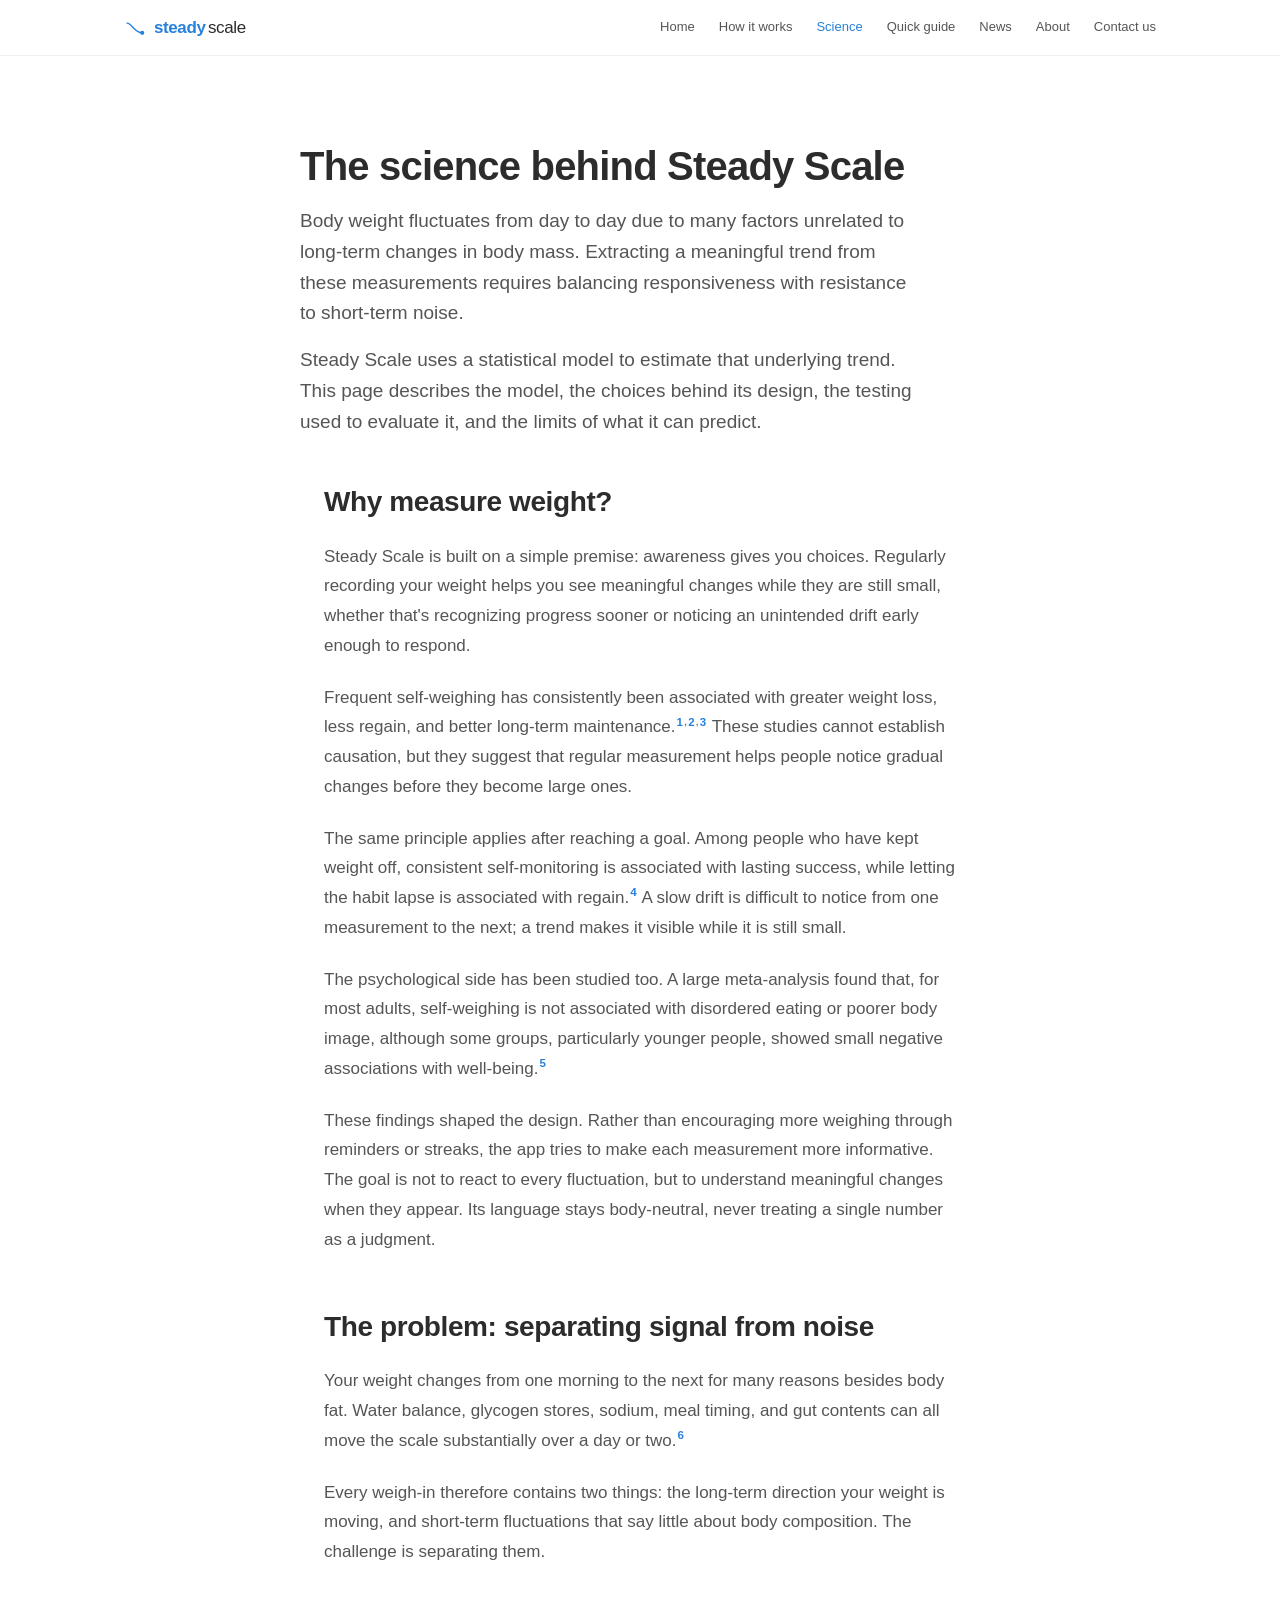
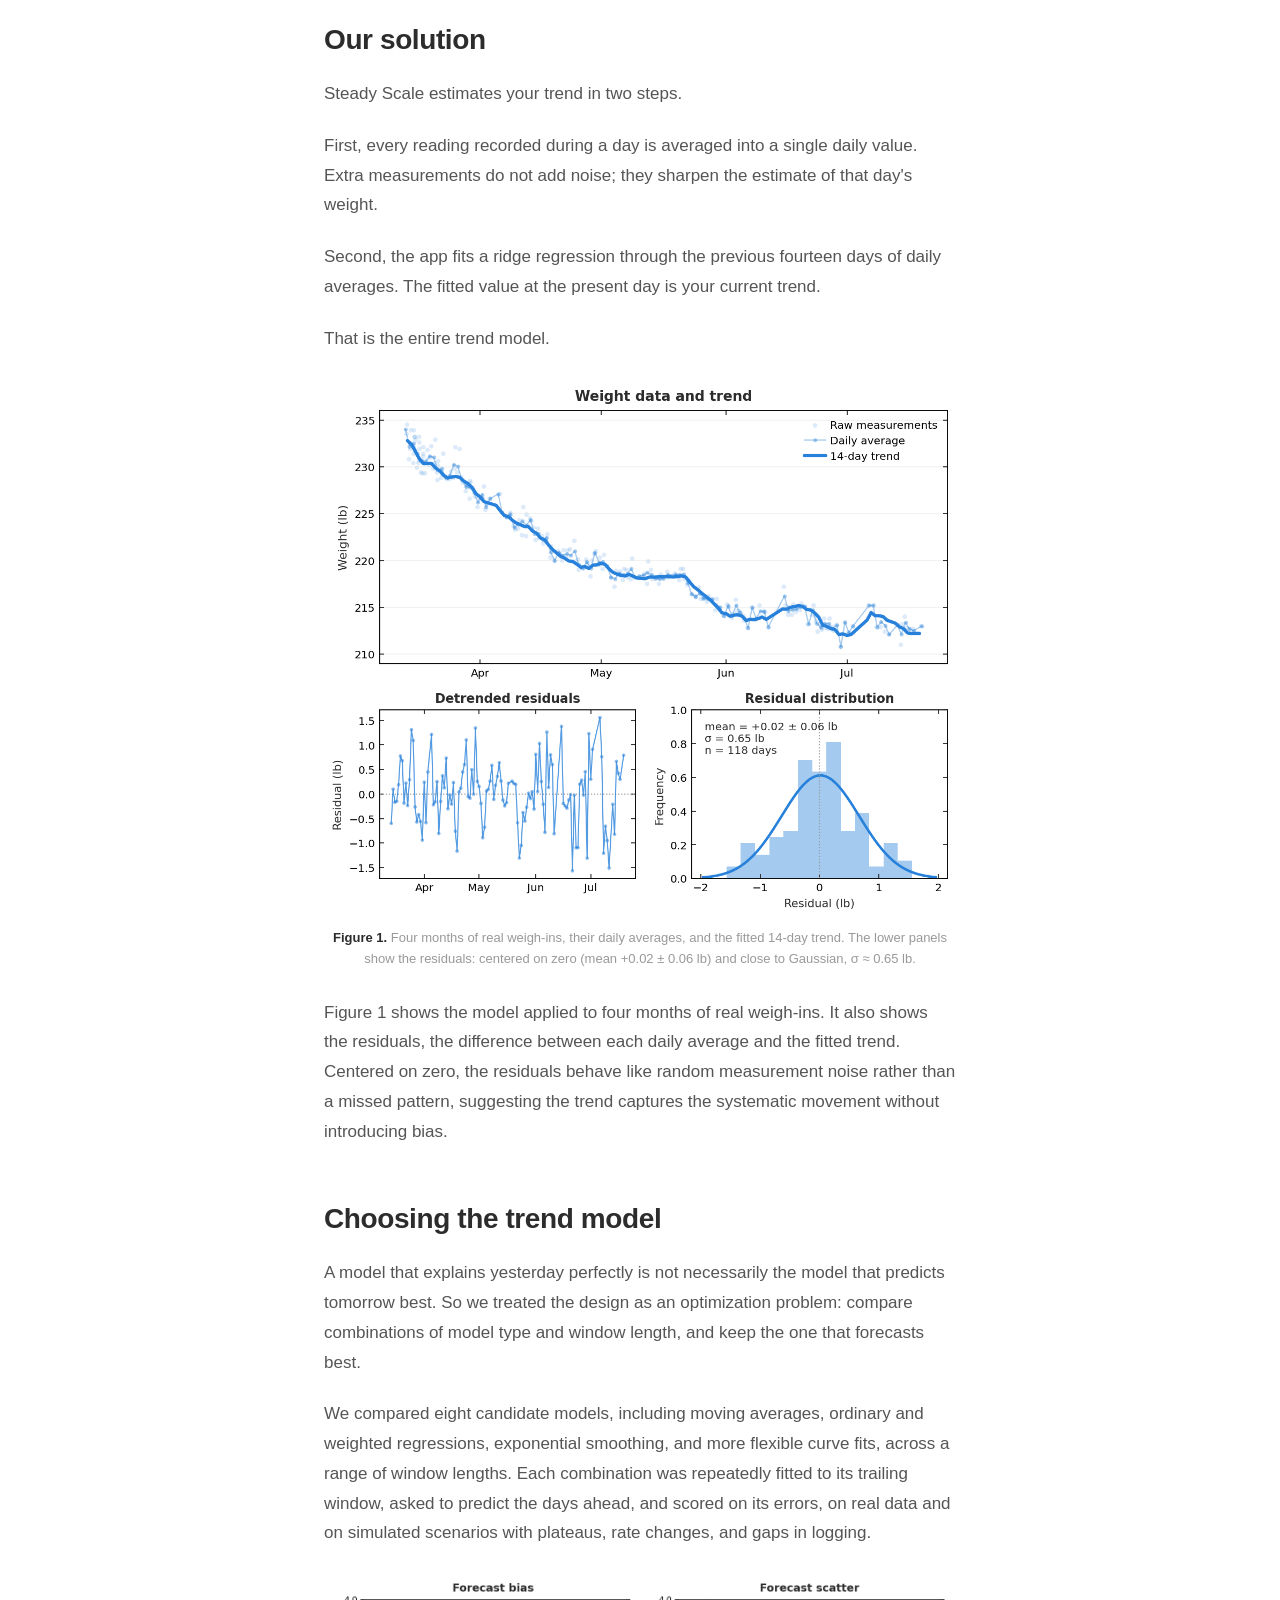
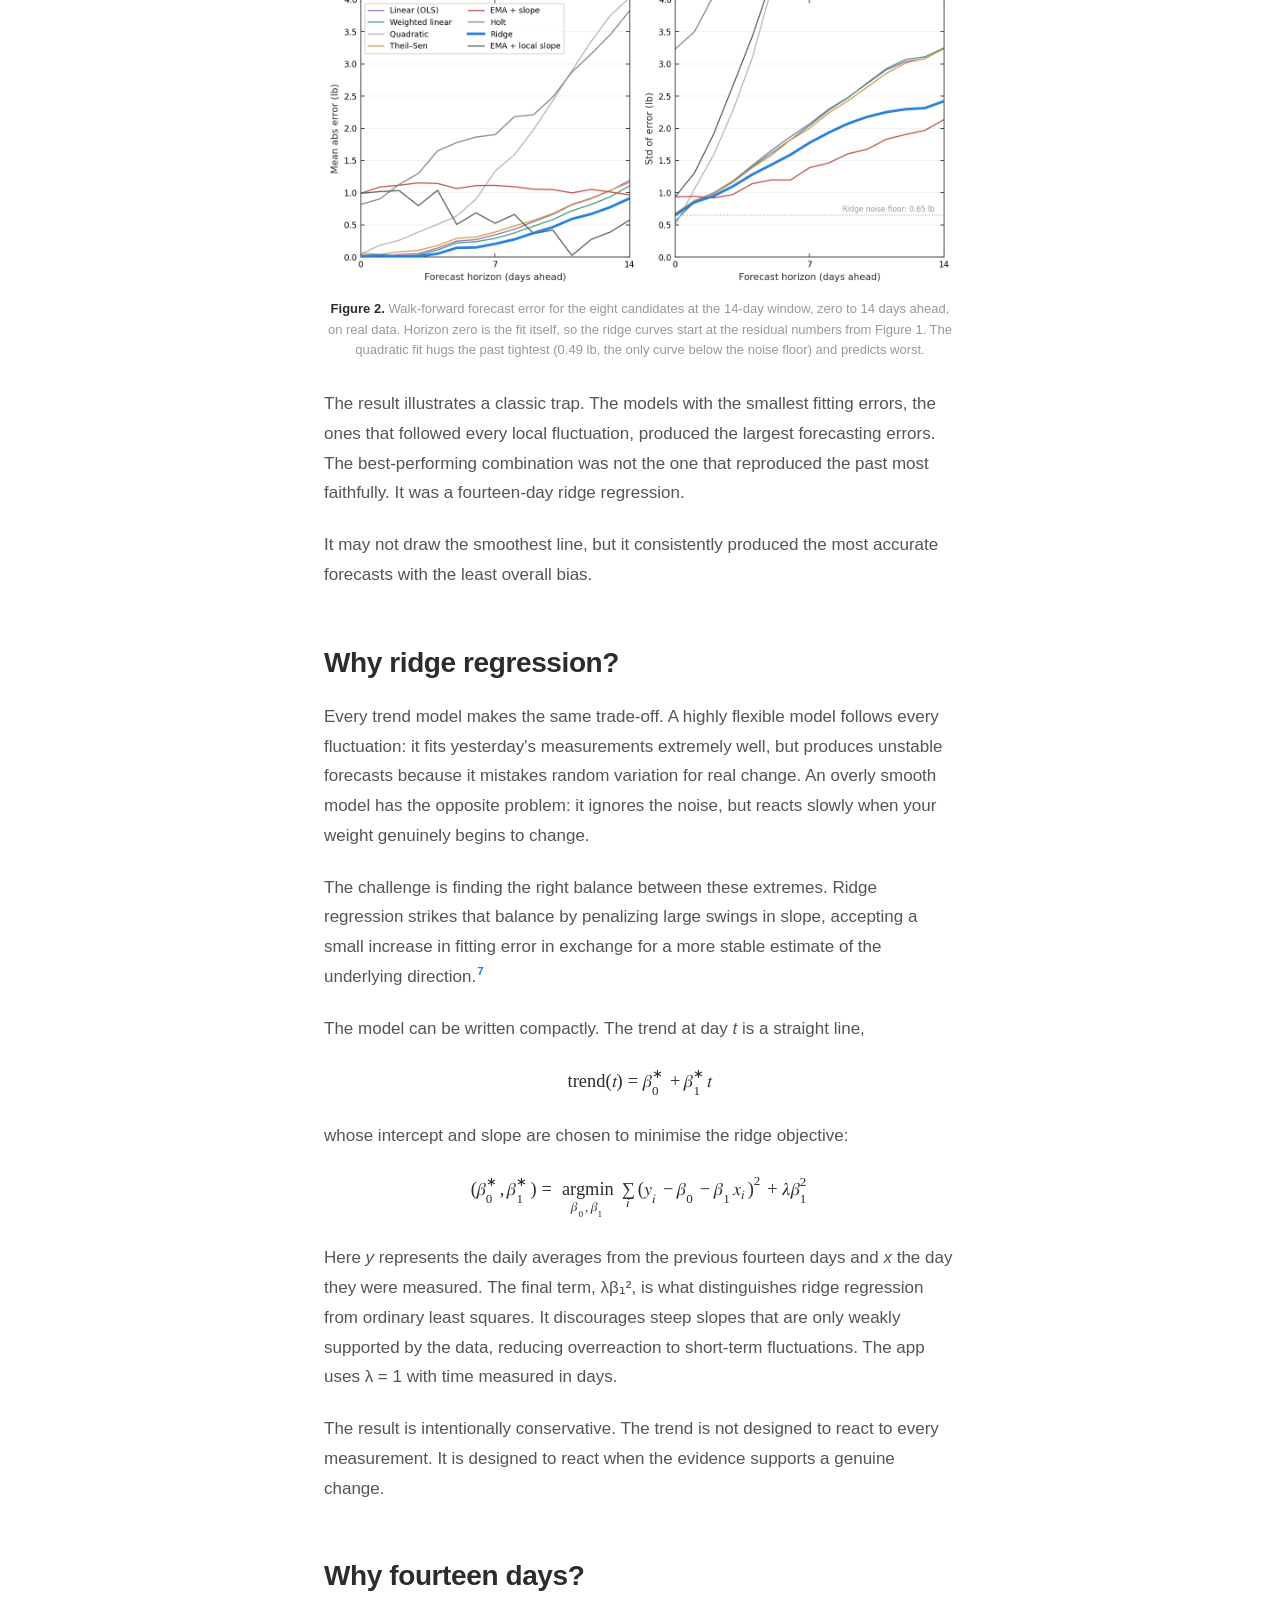
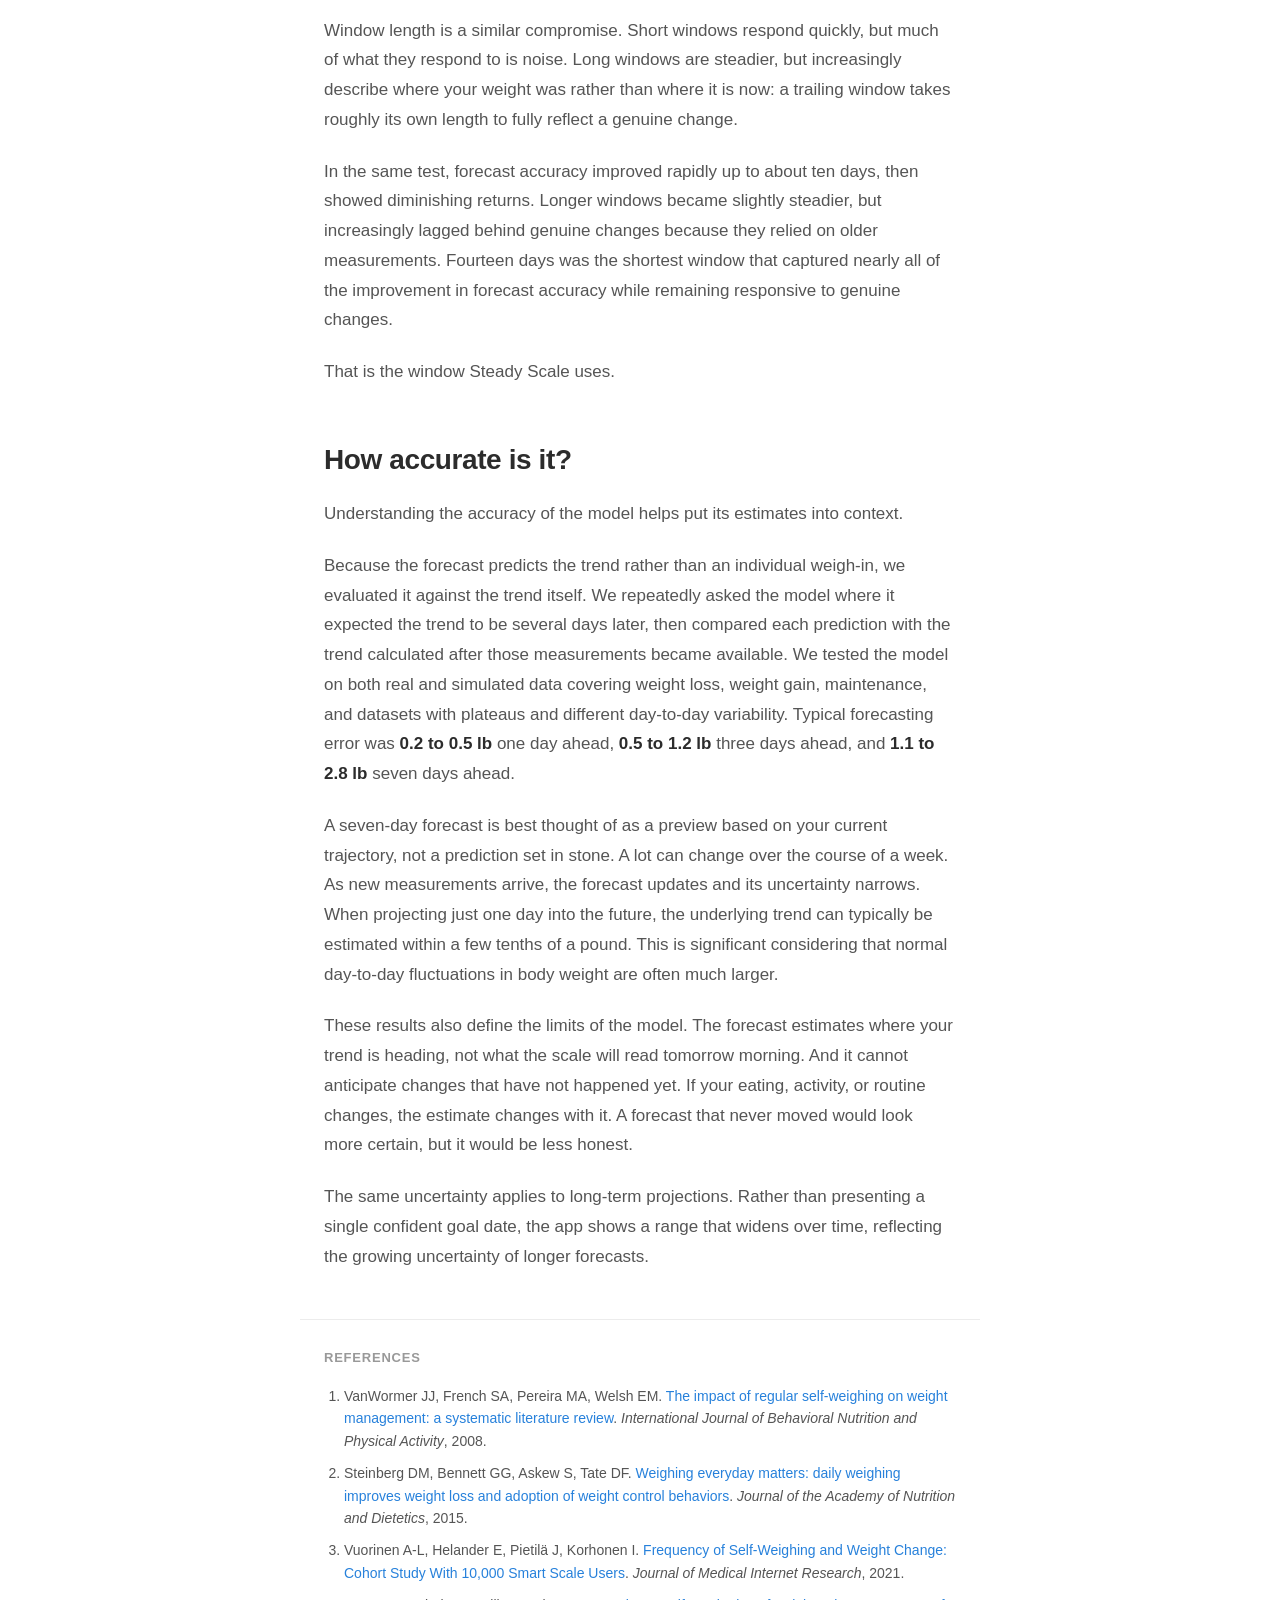
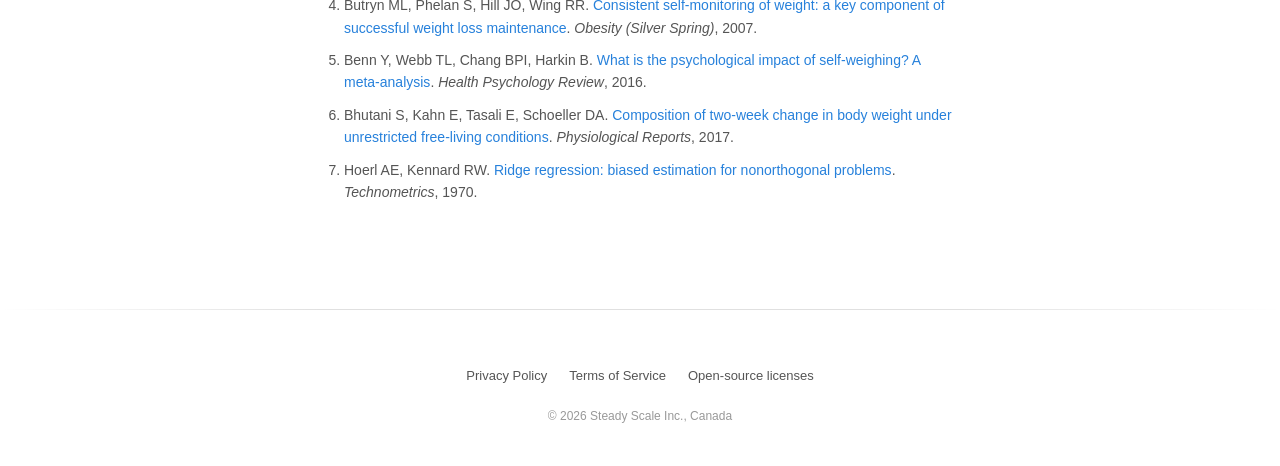
<file: science.html>
<!DOCTYPE html>
<html lang="en">
<head>
<meta charset="UTF-8">
<meta name="viewport" content="width=device-width, initial-scale=1.0">

<meta property="og:title" content="The science behind Steady Scale">
<meta property="og:description" content="The research Steady Scale is built on, and how it turns noisy daily weigh-ins into a trend and a forecast. Peer-reviewed citations throughout.">
<meta property="og:type" content="website">
<meta property="og:url" content="https://steadyscale.app/science">
<meta name="twitter:card" content="summary_large_image">
<meta name="twitter:title" content="The science behind Steady Scale">
<meta name="twitter:description" content="The research Steady Scale is built on, and how it turns noisy daily weigh-ins into a trend and a forecast. Peer-reviewed citations throughout.">
<meta name="twitter:image" content="https://steadyscale.app/og-image.png">
<meta property="og:site_name" content="Steady Scale">
<meta property="og:locale" content="en_US">
<meta property="og:image" content="https://steadyscale.app/og-image.png">
<meta property="og:image:width" content="1200">
<meta property="og:image:height" content="630">
<meta property="og:image:type" content="image/png">
<meta property="og:image:alt" content="The Steady Scale wordmark, below the logo's trend line and endpoint dot.">

<link rel="icon" type="image/svg+xml" href="/favicon.svg">
<title>The science of weight-trend tracking — Steady Scale</title>
<meta name="description" content="The research Steady Scale is built on, and how it turns noisy daily weigh-ins into a trend and a forecast. Peer-reviewed citations throughout.">
<meta name="theme-color" content="#2781DB">
<link rel="canonical" href="https://steadyscale.app/science">
<link rel="stylesheet" href="/assets/site.css">

<script type="application/ld+json">
{
  "@context": "https://schema.org",
  "@type": "TechArticle",
  "datePublished": "2026-07-21",
  "dateModified": "2026-08-14",
  "headline": "The science behind Steady Scale",
  "description": "The research behind the design, and how Steady Scale turns noisy weigh-ins into a trend and a forecast.",
  "image": "https://steadyscale.app/og-image.png",
  "author": [
    { "@type": "Person", "name": "Ryan Groome" },
    { "@type": "Person", "name": "Eveline Soares Menezes" }
  ],
  "publisher": { "@id": "https://steadyscale.app/#organization", "@type": "Organization", "name": "Steady Scale Inc." },
  "url": "https://steadyscale.app/science",
  "citation": [
    { "@type": "CreativeWork", "name": "The impact of regular self-weighing on weight management: a systematic literature review", "url": "https://pmc.ncbi.nlm.nih.gov/articles/PMC2588640/" },
    { "@type": "CreativeWork", "name": "Weighing everyday matters: daily weighing improves weight loss and adoption of weight control behaviors", "url": "https://pmc.ncbi.nlm.nih.gov/articles/PMC4380831/" },
    { "@type": "CreativeWork", "name": "Frequency of Self-Weighing and Weight Change: Cohort Study With 10,000 Smart Scale Users", "url": "https://pubmed.ncbi.nlm.nih.gov/34075879/" },
    { "@type": "CreativeWork", "name": "Consistent self-monitoring of weight: a key component of successful weight loss maintenance", "url": "https://pubmed.ncbi.nlm.nih.gov/18198319/" },
    { "@type": "CreativeWork", "name": "What is the psychological impact of self-weighing? A meta-analysis", "url": "https://pmc.ncbi.nlm.nih.gov/articles/PMC4917920/" },
    { "@type": "CreativeWork", "name": "Composition of two-week change in body weight under unrestricted free-living conditions", "url": "https://pmc.ncbi.nlm.nih.gov/articles/PMC5506524/" },
    { "@type": "CreativeWork", "name": "Ridge regression: biased estimation for nonorthogonal problems", "url": "https://doi.org/10.1080/00401706.1970.10488634" }
  ]
}
</script>
</head>
<body>

<a href="#main" class="skip">Skip to content</a>

<header class="nav" role="banner">
  <div class="nav-inner">
    <a href="/" class="nav-brand" aria-label="Steady Scale home">
      <svg viewBox="0 0 64 64" fill="none" role="img" aria-hidden="true">
        <path d="M 9 18 C 22 17, 30 46, 53 46" stroke="#2781DB" stroke-width="4" stroke-linecap="round"/>
        <circle cx="53" cy="46" r="6" fill="#2781DB"/>
      </svg>
      <span class="nav-wm"><span class="w-steady">steady</span><span class="w-scale">scale</span></span>
    </a>
    <nav class="nav-links" aria-label="Primary">
      <a href="/">Home</a>
      <a href="/how-it-works">How it works</a>
      <a href="/science" class="is-active">Science</a>
      <a href="/guide">Quick guide</a>
      <a href="/news">News</a>
      <a href="/about">About</a>
      <a href="/support">Contact us</a>
    </nav>
  </div>
</header>

<main id="main">

  <div class="page-hero">
    <div class="page-hero-inner">
      <h1>The science behind Steady Scale</h1>
      <p class="lead">Body weight fluctuates from day to day due to many factors unrelated to long-term changes in body mass. Extracting a meaningful trend from these measurements requires balancing responsiveness with resistance to short-term noise.</p>
      <p class="lead">Steady Scale uses a statistical model to estimate that underlying trend. This page describes the model, the choices behind its design, the testing used to evaluate it, and the limits of what it can predict.</p>
    </div>
  </div>

  <article class="prose">

    <h2>Why measure weight?</h2>
    <p>Steady Scale is built on a simple premise: awareness gives you choices. Regularly recording your weight helps you see meaningful changes while they are still small, whether that's recognizing progress sooner or noticing an unintended drift early enough to respond.</p>
    <p>Frequent self-weighing has consistently been associated with greater weight loss, less regain, and better long-term maintenance.<sup class="ref"><a href="#ref1">1</a>,<a href="#ref2">2</a>,<a href="#ref3">3</a></sup> These studies cannot establish causation, but they suggest that regular measurement helps people notice gradual changes before they become large ones.</p>
    <p>The same principle applies after reaching a goal. Among people who have kept weight off, consistent self-monitoring is associated with lasting success, while letting the habit lapse is associated with regain.<sup class="ref"><a href="#ref4">4</a></sup> A slow drift is difficult to notice from one measurement to the next; a trend makes it visible while it is still small.</p>
    <p>The psychological side has been studied too. A large meta-analysis found that, for most adults, self-weighing is not associated with disordered eating or poorer body image, although some groups, particularly younger people, showed small negative associations with well-being.<sup class="ref"><a href="#ref5">5</a></sup></p>
    <p>These findings shaped the design. Rather than encouraging more weighing through reminders or streaks, the app tries to make each measurement more informative. The goal is not to react to every fluctuation, but to understand meaningful changes when they appear. Its language stays body-neutral, never treating a single number as a judgment.</p>

    <h2>The problem: separating signal from noise</h2>
    <p>Your weight changes from one morning to the next for many reasons besides body fat. Water balance, glycogen stores, sodium, meal timing, and gut contents can all move the scale substantially over a day or two.<sup class="ref"><a href="#ref6">6</a></sup></p>
    <p>Every weigh-in therefore contains two things: the long-term direction your weight is moving, and short-term fluctuations that say little about body composition. The challenge is separating them.</p>

    <h2>Our solution</h2>
    <p>Steady Scale estimates your trend in two steps.</p>
    <p>First, every reading recorded during a day is averaged into a single daily value. Extra measurements do not add noise; they sharpen the estimate of that day's weight.</p>
    <p>Second, the app fits a ridge regression through the previous fourteen days of daily averages. The fitted value at the present day is your current trend.</p>
    <p>That is the entire trend model.</p>
    <figure>
      <img src="/assets/figures/fig1_signal_noise.png" width="1179" height="1001" alt="Three panels of real data: every weigh-in and the daily averages with the 14-day ridge trend through them; the detrended residuals over time; and their distribution with a Gaussian fit, mean +0.02 ± 0.06 lb and standard deviation 0.65 lb.">
      <figcaption><strong>Figure 1.</strong> Four months of real weigh-ins, their daily averages, and the fitted 14-day trend. The lower panels show the residuals: centered on zero (mean +0.02 &plusmn; 0.06 lb) and close to Gaussian, σ ≈ 0.65 lb.</figcaption>
    </figure>
    <p>Figure 1 shows the model applied to four months of real weigh-ins. It also shows the residuals, the difference between each daily average and the fitted trend. Centered on zero, the residuals behave like random measurement noise rather than a missed pattern, suggesting the trend captures the systematic movement without introducing bias.</p>

    <h2>Choosing the trend model</h2>
    <p>A model that explains yesterday perfectly is not necessarily the model that predicts tomorrow best. So we treated the design as an optimization problem: compare combinations of model type and window length, and keep the one that forecasts best.</p>
    <p>We compared eight candidate models, including moving averages, ordinary and weighted regressions, exponential smoothing, and more flexible curve fits, across a range of window lengths. Each combination was repeatedly fitted to its trailing window, asked to predict the days ahead, and scored on its errors, on real data and on simulated scenarios with plateaus, rate changes, and gaps in logging.</p>
    <figure>
      <img src="/assets/figures/fig2_model_selection.png" width="1423" height="704" alt="Two panels of forecast error versus horizon for eight candidate models on real data: absolute mean error on the left, standard deviation of error on the right. The quadratic fit and two smoothing models leave the frame; ridge stays lowest among the unbiased models at every horizon.">
      <figcaption><strong>Figure 2.</strong> Walk-forward forecast error for the eight candidates at the 14-day window, zero to 14 days ahead, on real data. Horizon zero is the fit itself, so the ridge curves start at the residual numbers from Figure 1. The quadratic fit hugs the past tightest (0.49 lb, the only curve below the noise floor) and predicts worst.</figcaption>
    </figure>
    <p>The result illustrates a classic trap. The models with the smallest fitting errors, the ones that followed every local fluctuation, produced the largest forecasting errors. The best-performing combination was not the one that reproduced the past most faithfully. It was a fourteen-day ridge regression.</p>
    <p>It may not draw the smoothest line, but it consistently produced the most accurate forecasts with the least overall bias.</p>

    <h2>Why ridge regression?</h2>
    <p>Every trend model makes the same trade-off. A highly flexible model follows every fluctuation: it fits yesterday's measurements extremely well, but produces unstable forecasts because it mistakes random variation for real change. An overly smooth model has the opposite problem: it ignores the noise, but reacts slowly when your weight genuinely begins to change.</p>
    <p>The challenge is finding the right balance between these extremes. Ridge regression strikes that balance by penalizing large swings in slope, accepting a small increase in fitting error in exchange for a more stable estimate of the underlying direction.<sup class="ref"><a href="#ref7">7</a></sup></p>
    <p>The model can be written compactly. The trend at day <em>t</em> is a straight line,</p>
    <div style="overflow-x:auto; margin:26px 0;">
      <math display="block" style="font-size:1.15em;">
        <mrow>
          <mi>trend</mi><mo>(</mo><mi>t</mi><mo>)</mo>
          <mo>=</mo>
          <msubsup><mi>&beta;</mi><mn>0</mn><mo>&#x2217;</mo></msubsup>
          <mo>+</mo>
          <msubsup><mi>&beta;</mi><mn>1</mn><mo>&#x2217;</mo></msubsup>
          <mi>t</mi>
        </mrow>
      </math>
    </div>
    <p>whose intercept and slope are chosen to minimise the ridge objective:</p>
    <div style="overflow-x:auto; margin:26px 0;">
      <math display="block" style="font-size:1.15em;">
        <mrow>
          <mo>(</mo><msubsup><mi>&beta;</mi><mn>0</mn><mo>&#x2217;</mo></msubsup><mo>,</mo><msubsup><mi>&beta;</mi><mn>1</mn><mo>&#x2217;</mo></msubsup><mo>)</mo>
          <mo>=</mo>
          <munder>
            <mo movablelimits="false">argmin</mo>
            <mrow><msub><mi>&beta;</mi><mn>0</mn></msub><mo>,</mo><msub><mi>&beta;</mi><mn>1</mn></msub></mrow>
          </munder>
          <munder>
            <mo movablelimits="false">&sum;</mo>
            <mi>i</mi>
          </munder>
          <msup>
            <mrow><mo>(</mo><msub><mi>y</mi><mi>i</mi></msub><mo>&minus;</mo><msub><mi>&beta;</mi><mn>0</mn></msub><mo>&minus;</mo><msub><mi>&beta;</mi><mn>1</mn></msub><msub><mi>x</mi><mi>i</mi></msub><mo>)</mo></mrow>
            <mn>2</mn>
          </msup>
          <mo>+</mo>
          <mi>&lambda;</mi>
          <msubsup><mi>&beta;</mi><mn>1</mn><mn>2</mn></msubsup>
        </mrow>
      </math>
    </div>
    <p>Here <em>y</em> represents the daily averages from the previous fourteen days and <em>x</em> the day they were measured. The final term, λβ₁², is what distinguishes ridge regression from ordinary least squares. It discourages steep slopes that are only weakly supported by the data, reducing overreaction to short-term fluctuations. The app uses λ = 1 with time measured in days.</p>
    <p>The result is intentionally conservative. The trend is not designed to react to every measurement. It is designed to react when the evidence supports a genuine change.</p>

    <h2>Why fourteen days?</h2>
    <p>Window length is a similar compromise. Short windows respond quickly, but much of what they respond to is noise. Long windows are steadier, but increasingly describe where your weight was rather than where it is now: a trailing window takes roughly its own length to fully reflect a genuine change.</p>
    <p>In the same test, forecast accuracy improved rapidly up to about ten days, then showed diminishing returns. Longer windows became slightly steadier, but increasingly lagged behind genuine changes because they relied on older measurements. Fourteen days was the shortest window that captured nearly all of the improvement in forecast accuracy while remaining responsive to genuine changes.</p>
    <p>That is the window Steady Scale uses.</p>

    <h2>How accurate is it?</h2>
    <p>Understanding the accuracy of the model helps put its estimates into context.</p>
    <p>Because the forecast predicts the trend rather than an individual weigh-in, we evaluated it against the trend itself. We repeatedly asked the model where it expected the trend to be several days later, then compared each prediction with the trend calculated after those measurements became available. We tested the model on both real and simulated data covering weight loss, weight gain, maintenance, and datasets with plateaus and different day-to-day variability. Typical forecasting error was <strong>0.2 to 0.5&nbsp;lb</strong> one day ahead, <strong>0.5 to 1.2&nbsp;lb</strong> three days ahead, and <strong>1.1 to 2.8&nbsp;lb</strong> seven days ahead.</p>
    <p>A seven-day forecast is best thought of as a preview based on your current trajectory, not a prediction set in stone. A lot can change over the course of a week. As new measurements arrive, the forecast updates and its uncertainty narrows. When projecting just one day into the future, the underlying trend can typically be estimated within a few tenths of a pound. This is significant considering that normal day-to-day fluctuations in body weight are often much larger.</p>
    <p>These results also define the limits of the model. The forecast estimates where your trend is heading, not what the scale will read tomorrow morning. And it cannot anticipate changes that have not happened yet. If your eating, activity, or routine changes, the estimate changes with it. A forecast that never moved would look more certain, but it would be less honest.</p>
    <p>The same uncertainty applies to long-term projections. Rather than presenting a single confident goal date, the app shows a range that widens over time, reflecting the growing uncertainty of longer forecasts.</p>

  </article>

  <section class="citations">
    <h2>References</h2>
    <ol>
      <li id="ref1">VanWormer JJ, French SA, Pereira MA, Welsh EM. <a href="https://pmc.ncbi.nlm.nih.gov/articles/PMC2588640/" target="_blank" rel="noopener">The impact of regular self-weighing on weight management: a systematic literature review</a>. <em>International Journal of Behavioral Nutrition and Physical Activity</em>, 2008.</li>
      <li id="ref2">Steinberg DM, Bennett GG, Askew S, Tate DF. <a href="https://pmc.ncbi.nlm.nih.gov/articles/PMC4380831/" target="_blank" rel="noopener">Weighing everyday matters: daily weighing improves weight loss and adoption of weight control behaviors</a>. <em>Journal of the Academy of Nutrition and Dietetics</em>, 2015.</li>
      <li id="ref3">Vuorinen A-L, Helander E, Pietil&auml; J, Korhonen I. <a href="https://pubmed.ncbi.nlm.nih.gov/34075879/" target="_blank" rel="noopener">Frequency of Self-Weighing and Weight Change: Cohort Study With 10,000 Smart Scale Users</a>. <em>Journal of Medical Internet Research</em>, 2021.</li>
      <li id="ref4">Butryn ML, Phelan S, Hill JO, Wing RR. <a href="https://pubmed.ncbi.nlm.nih.gov/18198319/" target="_blank" rel="noopener">Consistent self-monitoring of weight: a key component of successful weight loss maintenance</a>. <em>Obesity (Silver Spring)</em>, 2007.</li>
      <li id="ref5">Benn Y, Webb TL, Chang BPI, Harkin B. <a href="https://pmc.ncbi.nlm.nih.gov/articles/PMC4917920/" target="_blank" rel="noopener">What is the psychological impact of self-weighing? A meta-analysis</a>. <em>Health Psychology Review</em>, 2016.</li>
      <li id="ref6">Bhutani S, Kahn E, Tasali E, Schoeller DA. <a href="https://pmc.ncbi.nlm.nih.gov/articles/PMC5506524/" target="_blank" rel="noopener">Composition of two-week change in body weight under unrestricted free-living conditions</a>. <em>Physiological Reports</em>, 2017.</li>
      <li id="ref7">Hoerl AE, Kennard RW. <a href="https://doi.org/10.1080/00401706.1970.10488634" target="_blank" rel="noopener">Ridge regression: biased estimation for nonorthogonal problems</a>. <em>Technometrics</em>, 1970.</li>
    </ol>
  </section>

</main>

<footer class="footer" role="contentinfo">
  <nav class="footer-nav" aria-label="Secondary">
    <a href="/privacy">Privacy Policy</a>
    <a href="/terms">Terms of Service</a>
    <a href="/licenses">Open-source licenses</a>
  </nav>
  <div class="footer-meta">
    &copy; 2026 Steady Scale Inc., Canada
  </div>
</footer>

</body>
</html>
</file>
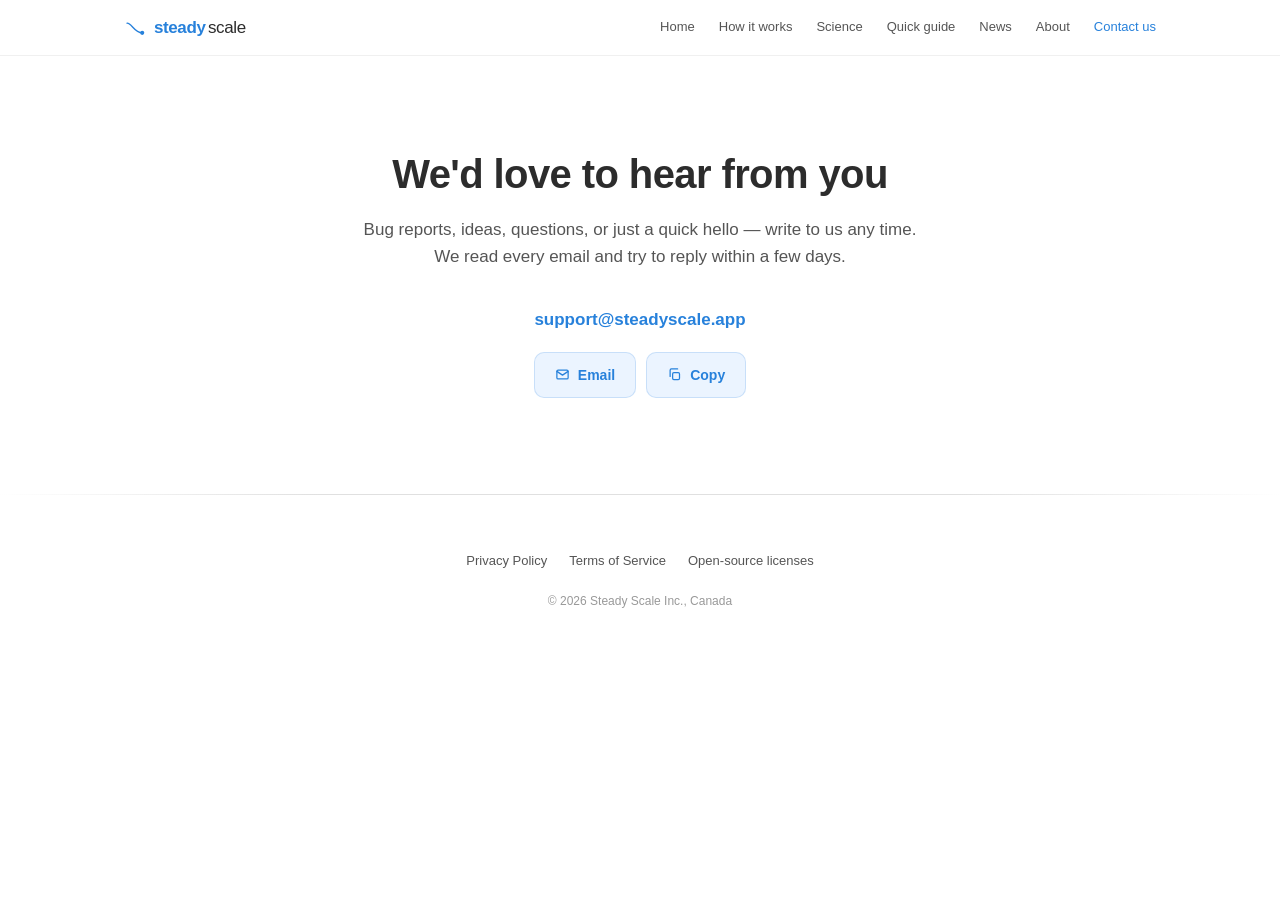
<file: support.html>
<!DOCTYPE html>
<html lang="en">
<head>
<meta charset="UTF-8">
<meta name="viewport" content="width=device-width, initial-scale=1.0">

<meta property="og:title" content="Contact us — Steady Scale">
<meta property="og:description" content="Bug reports, ideas, questions — write to support@steadyscale.app. We read every email and reply as soon as we can.">
<meta property="og:type" content="website">
<meta property="og:url" content="https://steadyscale.app/support">
<meta name="twitter:card" content="summary_large_image">
<meta name="twitter:title" content="Contact us — Steady Scale">
<meta name="twitter:description" content="Bug reports, ideas, questions — write to support@steadyscale.app. We read every email and reply as soon as we can.">
<meta name="twitter:image" content="https://steadyscale.app/og-image.png">
<meta property="og:site_name" content="Steady Scale">
<meta property="og:locale" content="en_US">
<meta property="og:image" content="https://steadyscale.app/og-image.png">
<meta property="og:image:width" content="1200">
<meta property="og:image:height" content="630">
<meta property="og:image:type" content="image/png">
<meta property="og:image:alt" content="The Steady Scale wordmark, below the logo's trend line and endpoint dot.">

<link rel="icon" type="image/svg+xml" href="/favicon.svg">
<title>Contact us — Steady Scale</title>
<meta name="description" content="Bug reports, ideas, questions — write to support@steadyscale.app. We read every email and reply as soon as we can.">
<meta name="theme-color" content="#2781DB">
<link rel="canonical" href="https://steadyscale.app/support">

<style>
:root {
  --bg: #FFFFFF;
  --surface: #F5F5F5;
  --surface-tint: #EBF4FF;
  --celebration-border: rgba(39, 129, 219, 0.18);
  --border: #E0E0E0;
  --border-soft: #ECECEC;
  --text: #2C2C2C;
  --secondary: #555555;
  --muted: #999999;
  --blue: #2781DB;
  --blue-deep: #1D65C4;
  --shadow-md: 0 1px 3px rgba(0,0,0,.05), 0 4px 16px rgba(0,0,0,.06);
  --nav-h: 56px;
}
*, *::before, *::after { box-sizing: border-box; margin: 0; padding: 0; }
html { scroll-behavior: smooth; }
body {
  font-family: -apple-system, BlinkMacSystemFont, 'SF Pro Text', 'SF Pro Display', 'Helvetica Neue', Arial, sans-serif;
  color: var(--text);
  background: var(--bg);
  -webkit-font-smoothing: antialiased;
  -moz-osx-font-smoothing: grayscale;
  line-height: 1.6;
  padding-top: var(--nav-h);
}
a { color: inherit; }

.skip { position: absolute; top: -40px; left: 8px; background: var(--text); color: #FFF; padding: 8px 14px; border-radius: 6px; font-size: 13px; z-index: 100; transition: top 0.15s; }
.skip:focus { top: 8px; }

/* Sticky nav */
.nav { position: fixed; top: 0; left: 0; right: 0; height: var(--nav-h); background: rgba(255,255,255,0.85); backdrop-filter: saturate(180%) blur(14px); -webkit-backdrop-filter: saturate(180%) blur(14px); border-bottom: 1px solid rgba(0,0,0,0.06); z-index: 50; }
.nav-inner { max-width: 1080px; margin: 0 auto; height: 100%; padding: 0 24px; display: flex; align-items: center; justify-content: space-between; }
.nav-brand { display: inline-flex; align-items: center; gap: 8px; text-decoration: none; }
.nav-brand:hover { text-decoration: none; }
.nav-brand svg { width: 22px; height: 22px; }
.nav-wm { font-size: 17px; letter-spacing: -0.4px; text-transform: lowercase; }
.nav-wm .w-steady { font-weight: 700; color: var(--blue); }
.nav-wm .w-scale  { font-weight: 400; color: var(--text); margin-left: 0.15em; }
.nav-links { display: flex; align-items: center; gap: 24px; }
.nav-links a { font-size: 13px; font-weight: 500; color: var(--secondary); text-decoration: none; transition: color 0.15s; }
.nav-links a:hover { color: var(--blue); }
.nav-links a.is-active { color: var(--blue); }

/* Support page */
.support { padding: 96px 24px 96px; }
.support-inner { max-width: 560px; margin: 0 auto; text-align: center; }
.support-inner .eyebrow { font-size: 12px; font-weight: 600; letter-spacing: 0.1em; text-transform: uppercase; color: var(--blue); margin-bottom: 16px; }
.support-inner h1 { font-size: 40px; font-weight: 700; letter-spacing: -0.6px; line-height: 1.1; margin-bottom: 20px; color: var(--text); }
.support-inner p { font-size: 17px; color: var(--secondary); line-height: 1.6; margin-bottom: 36px; }
.email-block { margin-top: 8px; }
.email-address {
  font-size: 17px;
  font-weight: 600;
  color: var(--blue);
  margin-bottom: 18px;
  user-select: all;
}
.email-actions { display: inline-flex; gap: 10px; }
.email-btn {
  display: inline-flex;
  align-items: center;
  gap: 8px;
  padding: 11px 20px;
  border: 1.5px solid var(--celebration-border);
  background: var(--surface-tint);
  border-radius: 10px;
  font-size: 14px;
  font-weight: 600;
  color: var(--blue);
  text-decoration: none;
  cursor: pointer;
  font-family: inherit;
  transition: border-color 0.15s, color 0.15s, transform 0.08s;
}
.email-btn:hover { border-color: var(--blue); color: var(--blue-deep); }
.email-btn:active { transform: scale(0.97); }
.email-btn svg { width: 15px; height: 15px; flex: none; }
.email-btn.is-copied { color: var(--blue-deep); border-color: var(--blue); }

/* Footer */
.footer { padding: 56px 24px 40px; text-align: center; border-top: 1px solid var(--border-soft); border-image: linear-gradient(to right, transparent, var(--border) 25%, var(--border) 75%, transparent) 1; }
.footer-nav { display: flex; justify-content: center; gap: 6px 22px; flex-wrap: wrap; margin-bottom: 20px; }
.footer-nav a { font-size: 13px; color: var(--secondary); text-decoration: none; transition: color 0.15s; }
.footer-nav a:hover { color: var(--blue); }
.footer-meta { font-size: 12px; color: var(--muted); line-height: 1.6; }

@media (max-width: 640px) {
  .support { padding: 56px 20px 56px; }
  .support-inner h1 { font-size: 32px; }
  .support-inner p { font-size: 16px; }
  .nav-links { gap: 18px; }
  .nav-links a { font-size: 12px; }
  .footer-nav { gap: 6px 16px; }
}
</style>
</head>
<body>

<a href="#main" class="skip">Skip to content</a>

<header class="nav" role="banner">
  <div class="nav-inner">
    <a href="/" class="nav-brand" aria-label="Steady Scale home">
      <svg viewBox="0 0 64 64" fill="none" role="img" aria-hidden="true">
        <path d="M 9 18 C 22 17, 30 46, 53 46" stroke="#2781DB" stroke-width="4" stroke-linecap="round"/>
        <circle cx="53" cy="46" r="6" fill="#2781DB"/>
      </svg>
      <span class="nav-wm"><span class="w-steady">steady</span><span class="w-scale">scale</span></span>
    </a>
    <nav class="nav-links" aria-label="Primary">
      <a href="/">Home</a>
      <a href="/how-it-works">How it works</a>
      <a href="/science">Science</a>
      <a href="/guide">Quick guide</a>
      <a href="/news">News</a>
      <a href="/about">About</a>
      <a href="/support" class="is-active">Contact us</a>
    </nav>
  </div>
</header>

<main id="main" class="support">
  <div class="support-inner">
    <h1>We'd love to hear from you</h1>
    <p>Bug reports, ideas, questions, or just a quick hello — write to us any time. We read every email and try to reply within a few days.</p>
    <div class="email-block">
      <div class="email-address">support@steadyscale.app</div>
      <div class="email-actions">
        <a class="email-btn" href="mailto:support@steadyscale.app">
          <svg viewBox="0 0 24 24" fill="none" stroke="currentColor" stroke-width="2" stroke-linecap="round" stroke-linejoin="round" aria-hidden="true">
            <rect x="3" y="5" width="18" height="14" rx="2"/>
            <path d="m3 7 9 6 9-6"/>
          </svg>
          Email
        </a>
        <button class="email-btn" id="copy-btn" type="button" aria-label="Copy support email address to clipboard">
          <svg viewBox="0 0 24 24" fill="none" stroke="currentColor" stroke-width="2" stroke-linecap="round" stroke-linejoin="round" aria-hidden="true">
            <rect x="9" y="9" width="11" height="11" rx="2"/>
            <path d="M5 15V5a2 2 0 0 1 2-2h10"/>
          </svg>
          <span class="btn-label">Copy</span>
        </button>
      </div>
    </div>
  </div>
</main>

<script>
(() => {
  const btn = document.getElementById('copy-btn');
  if (!btn) return;
  const label = btn.querySelector('.btn-label');
  const EMAIL = 'support@steadyscale.app';
  let resetTimer = null;

  const flashCopied = () => {
    btn.classList.add('is-copied');
    label.textContent = 'Copied';
    if (resetTimer) clearTimeout(resetTimer);
    resetTimer = setTimeout(() => {
      btn.classList.remove('is-copied');
      label.textContent = 'Copy';
      resetTimer = null;
    }, 1800);
  };

  btn.addEventListener('click', async () => {
    try {
      await navigator.clipboard.writeText(EMAIL);
      flashCopied();
    } catch (e) {
      // Fallback for older browsers / non-secure contexts: select the address so the user can ⌘C.
      const range = document.createRange();
      range.selectNodeContents(document.querySelector('.email-address'));
      const sel = window.getSelection();
      sel.removeAllRanges();
      sel.addRange(range);
    }
  });
})();
</script>

<footer class="footer" role="contentinfo">
  <nav class="footer-nav" aria-label="Secondary">
    <a href="/privacy">Privacy Policy</a>
    <a href="/terms">Terms of Service</a>
    <a href="/licenses">Open-source licenses</a>
  </nav>
  <div class="footer-meta">
    &copy; 2026 Steady Scale Inc., Canada
  </div>
</footer>

</body>
</html>
</file>
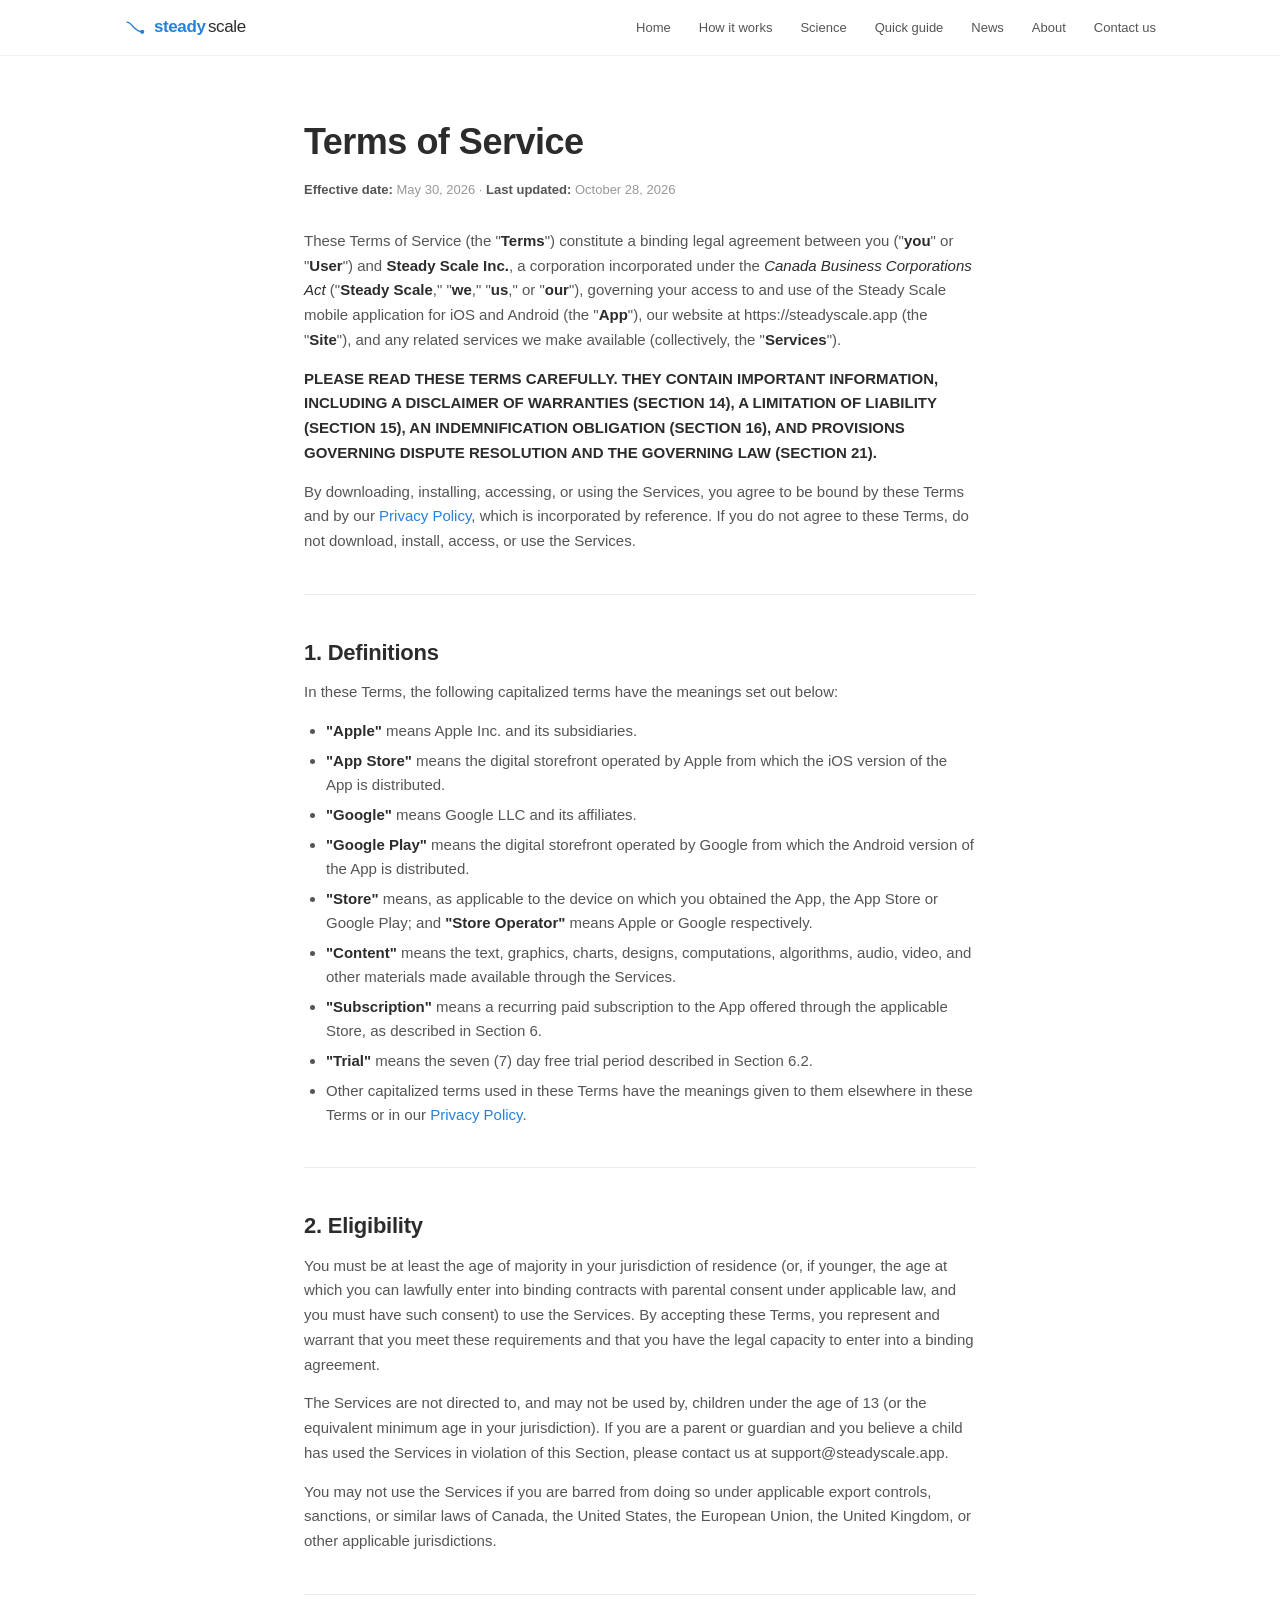
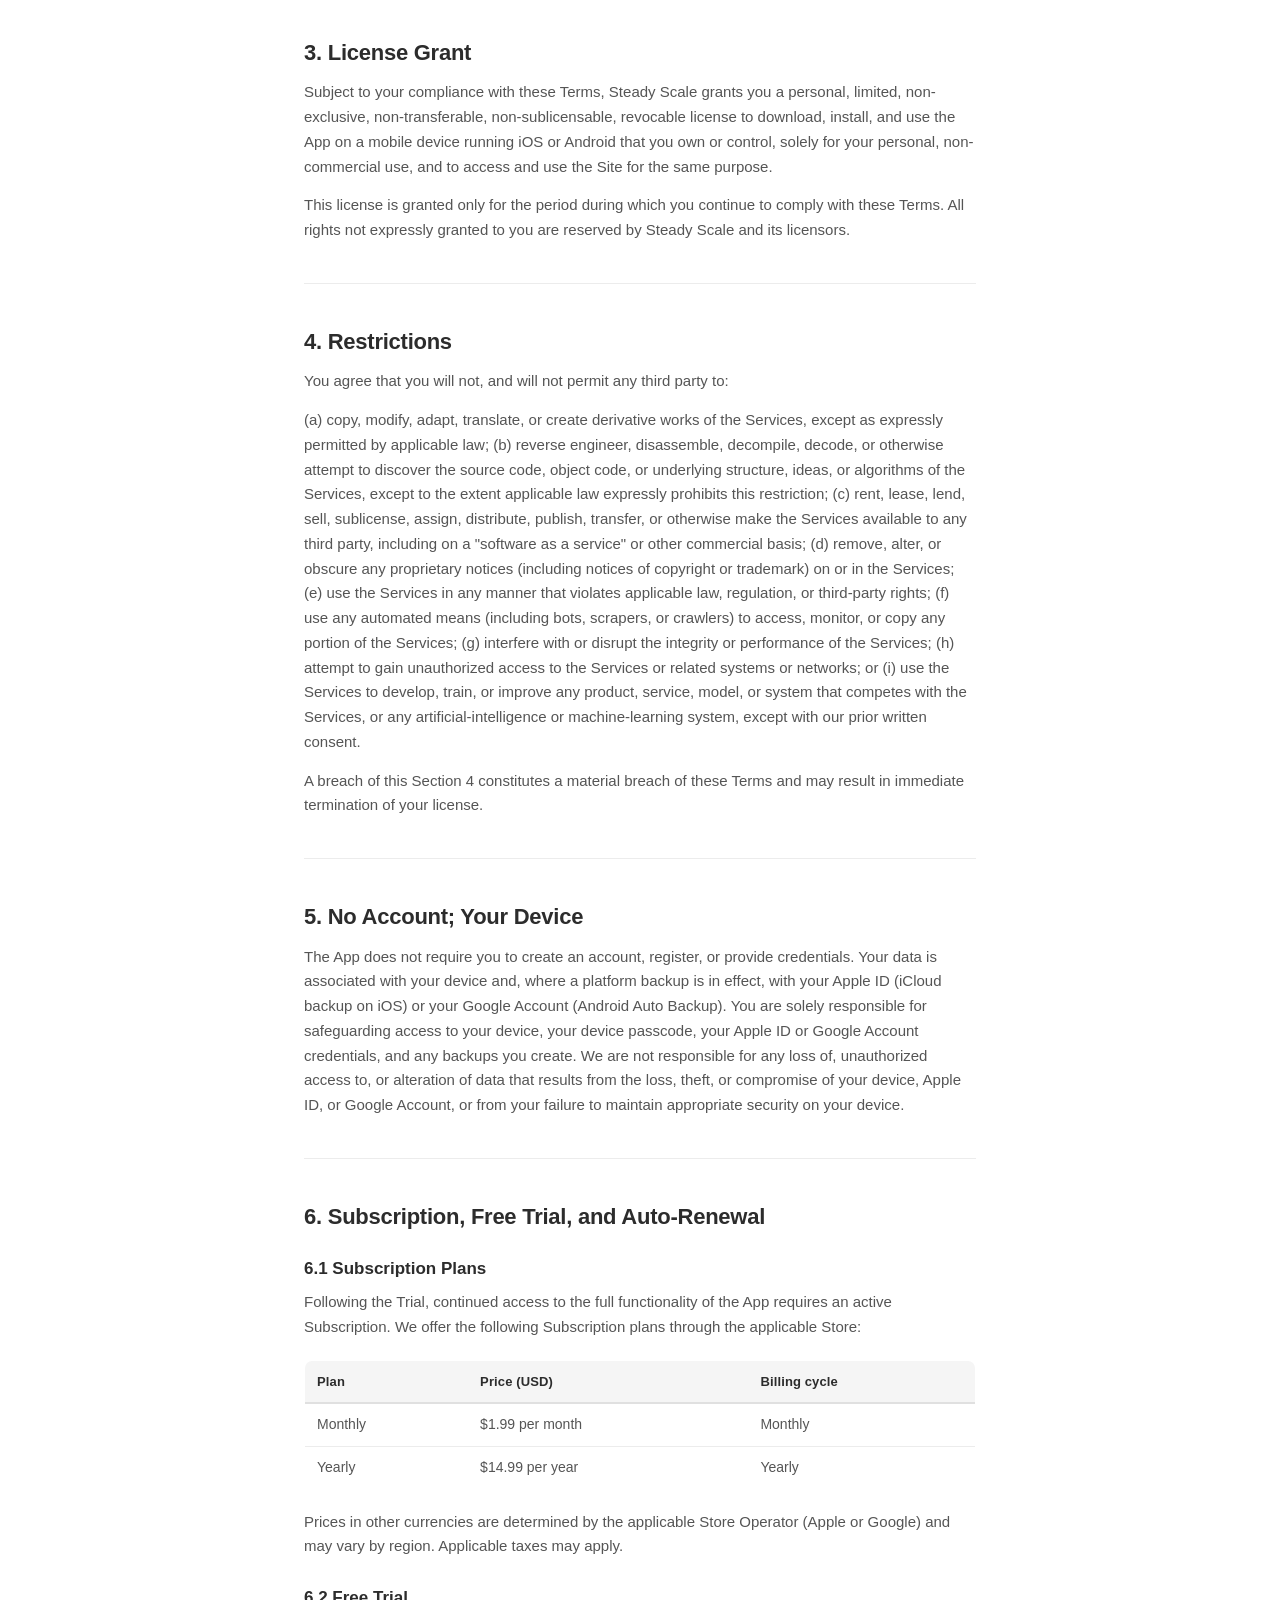
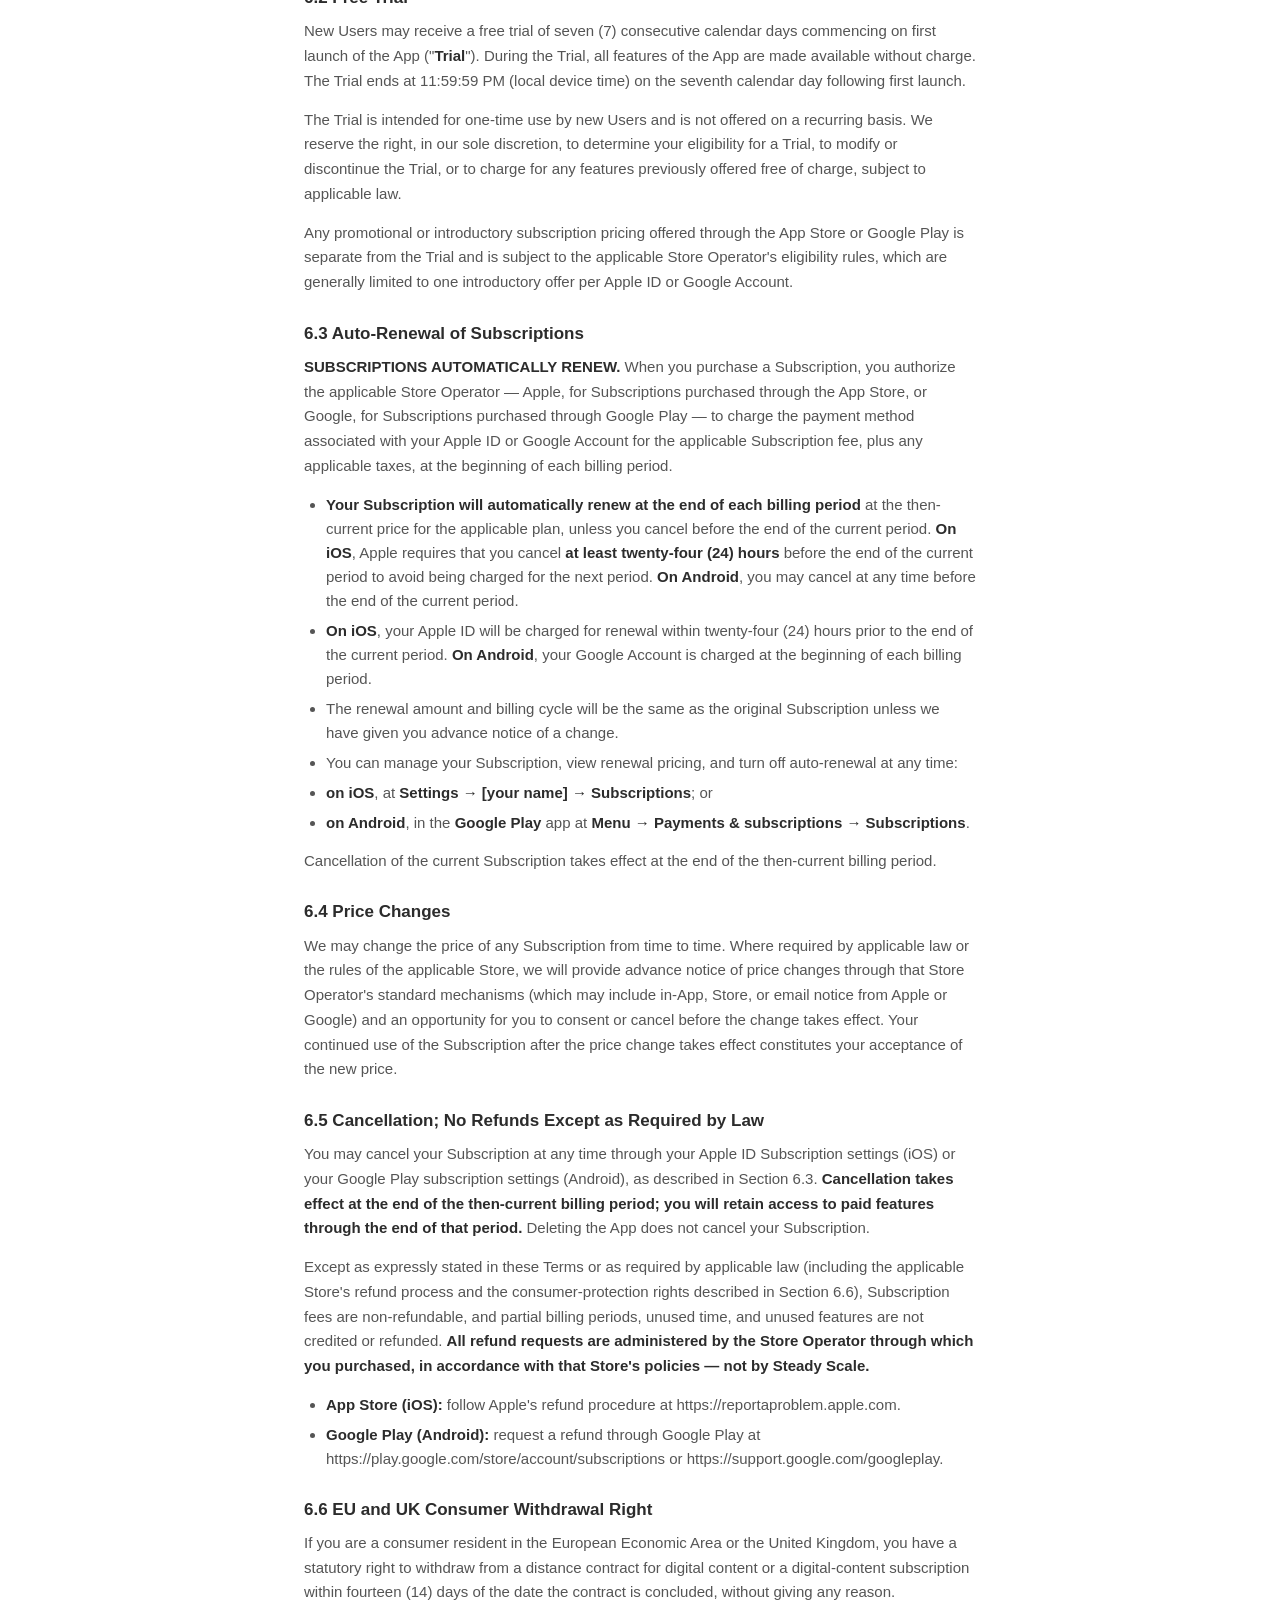
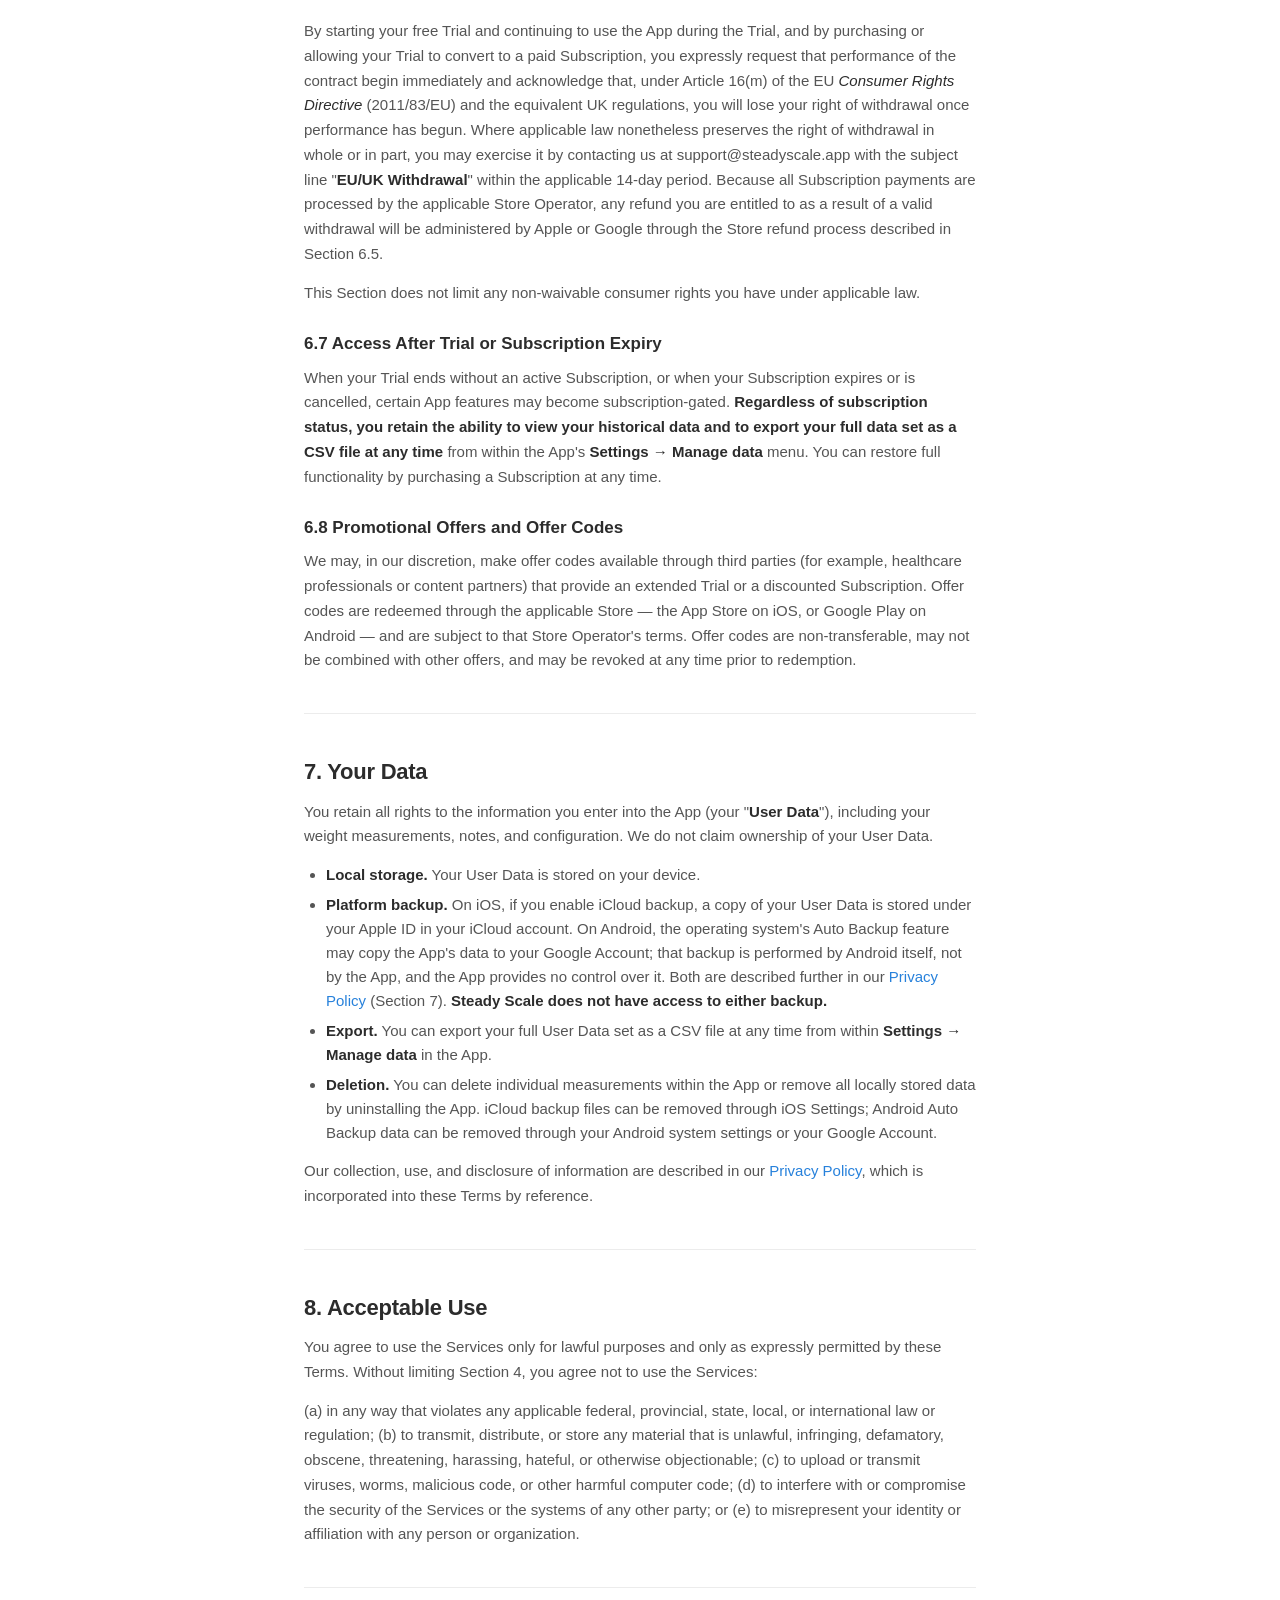
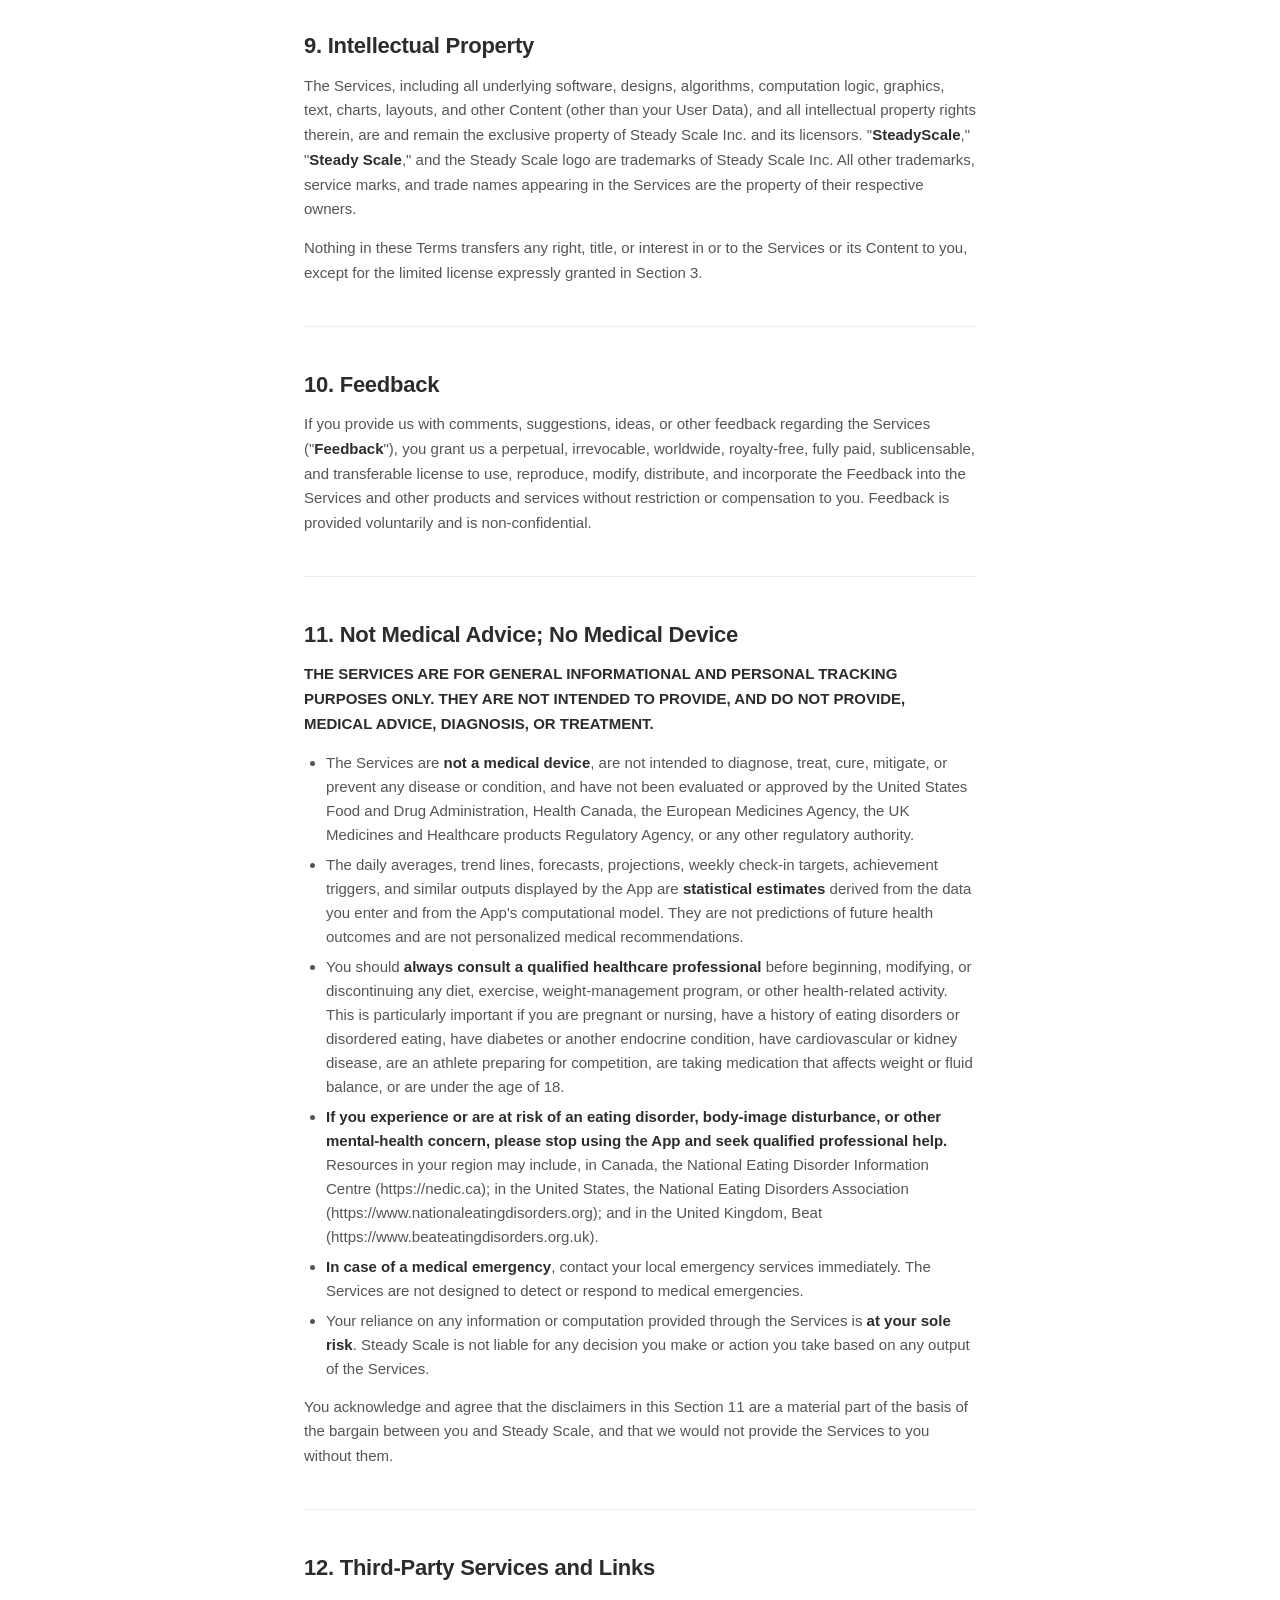
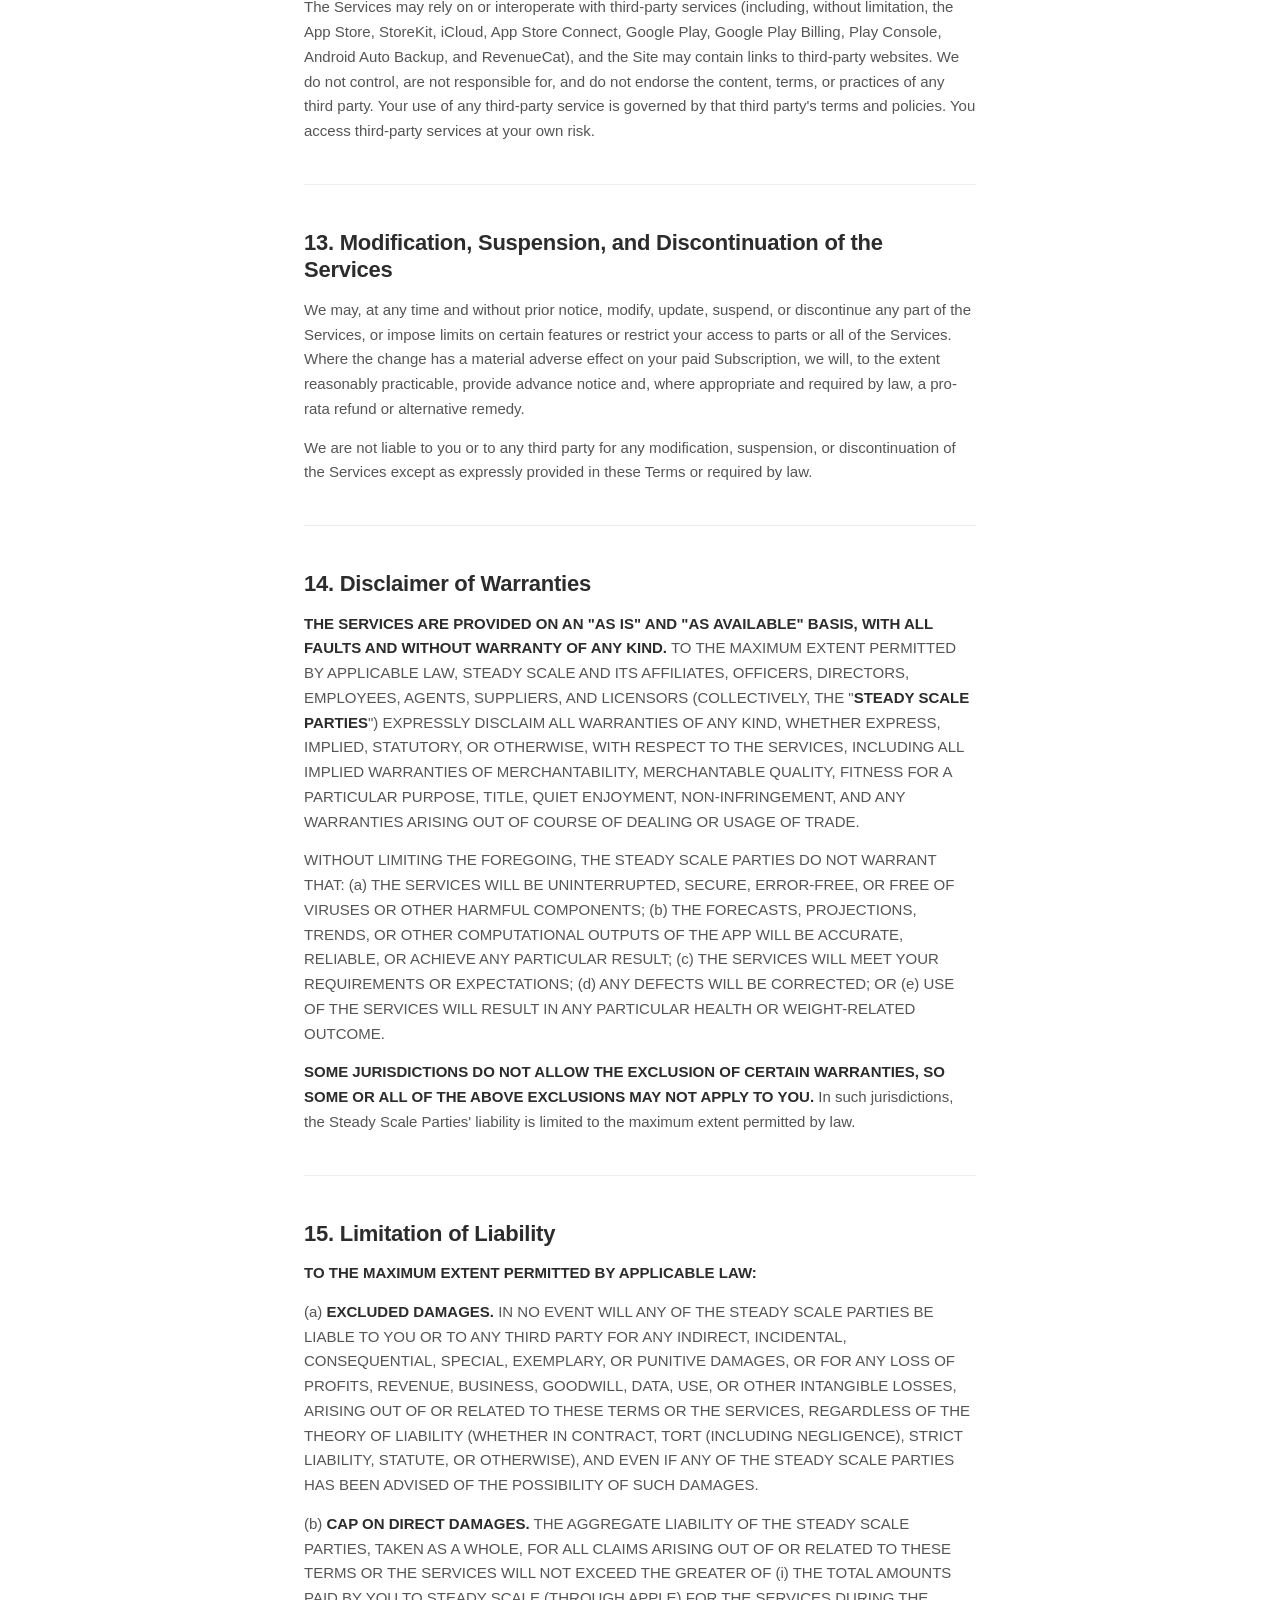
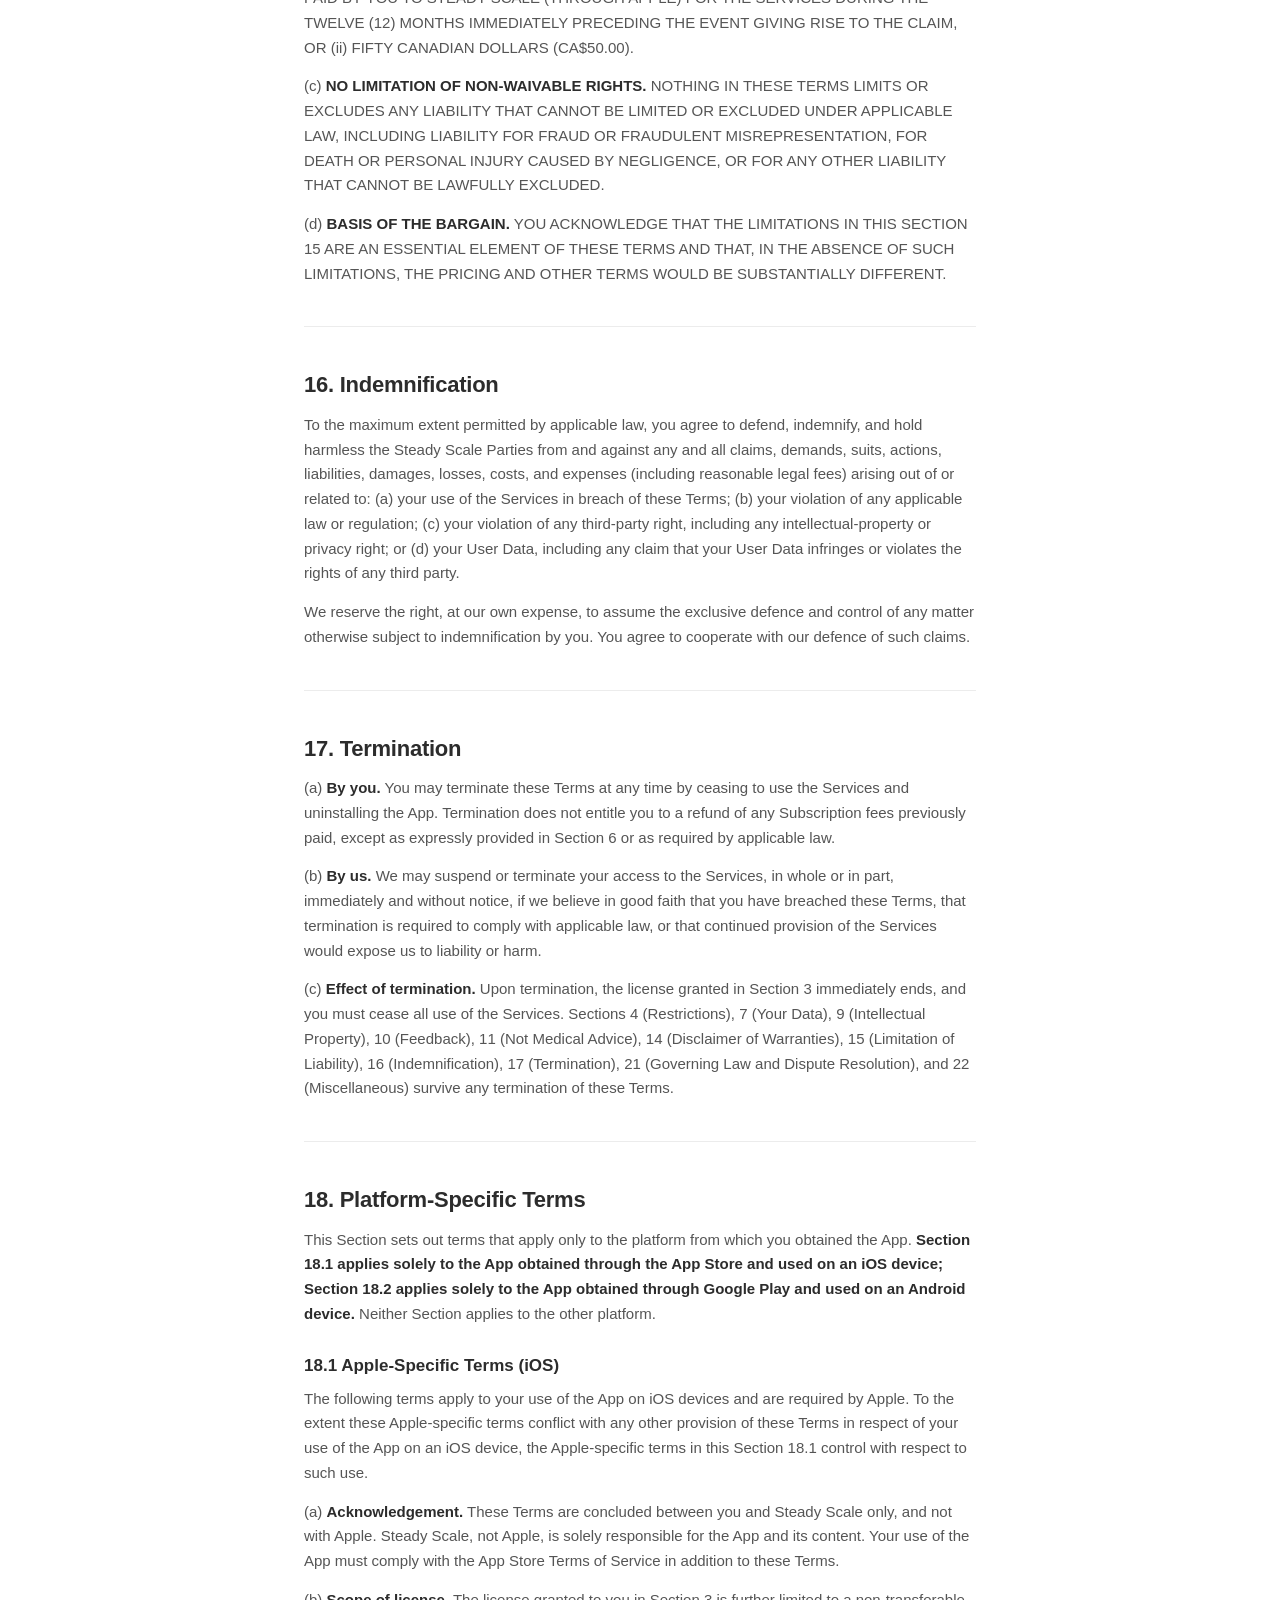
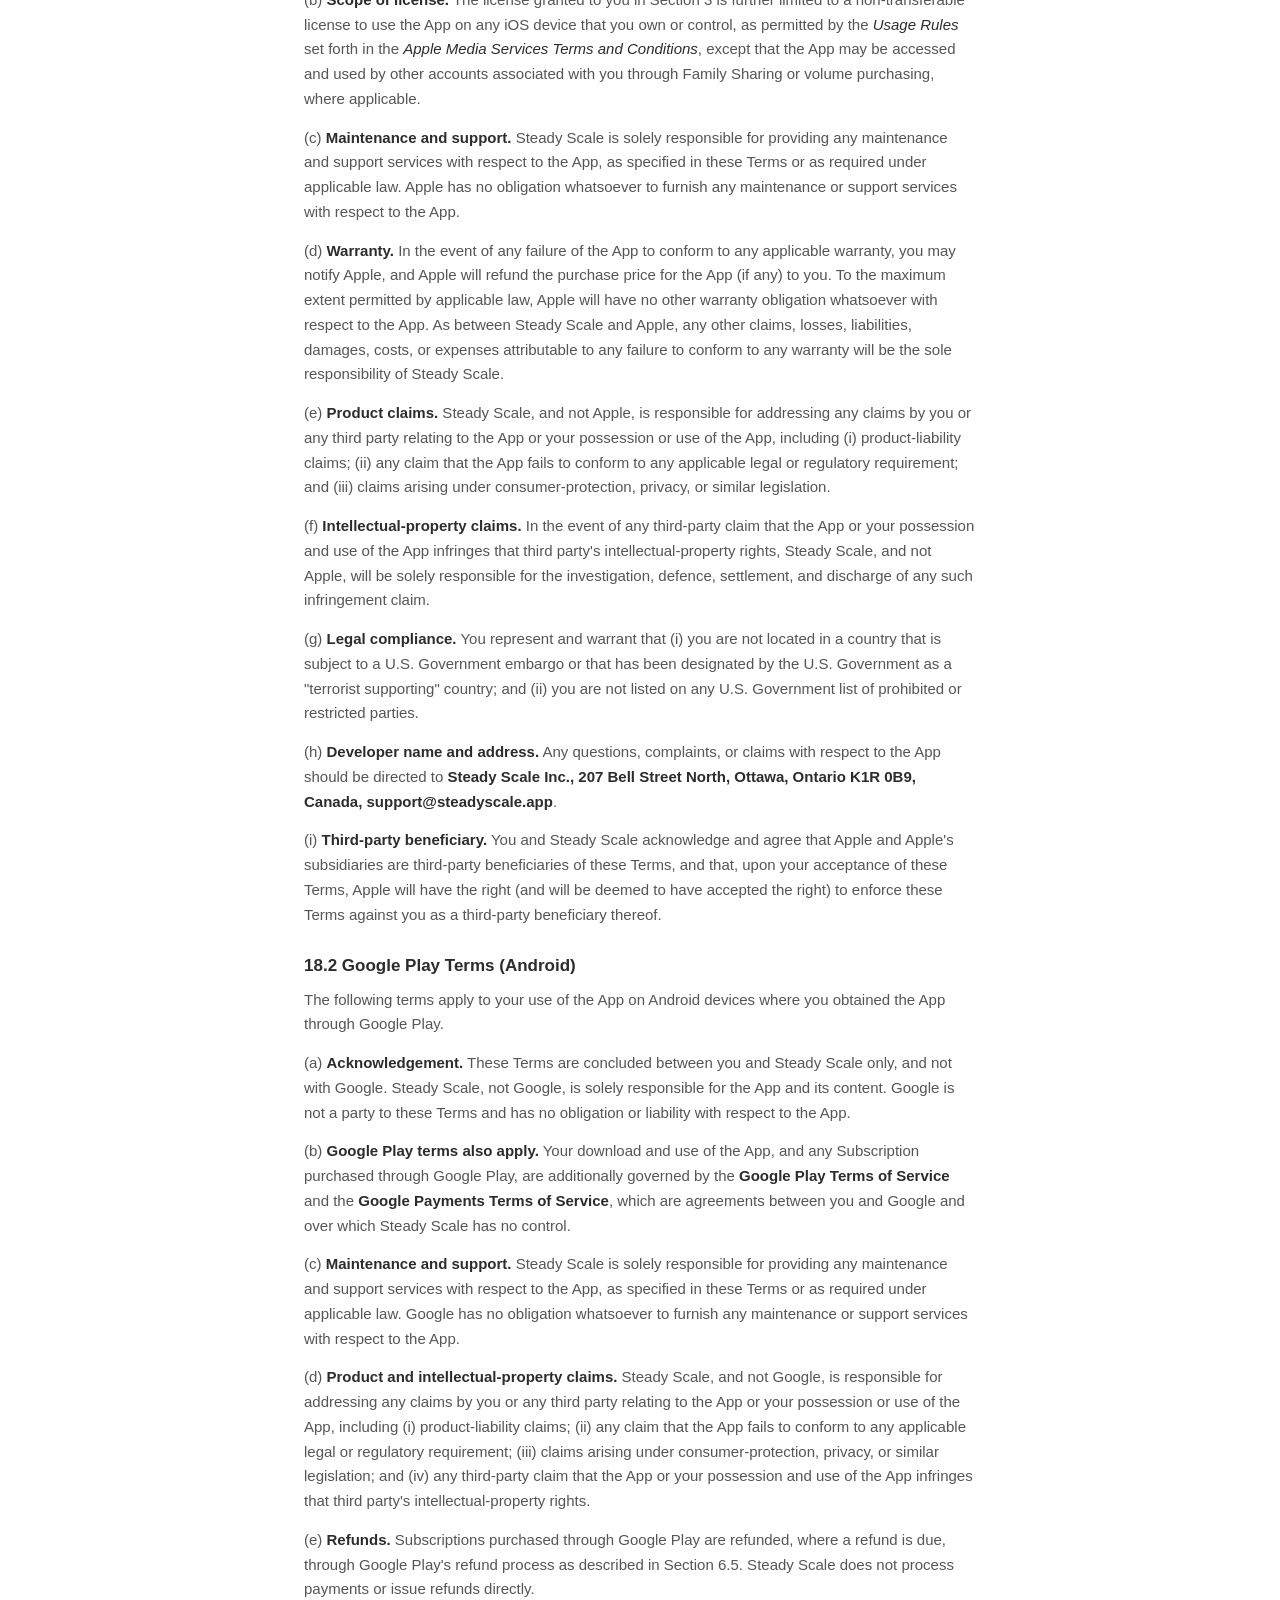
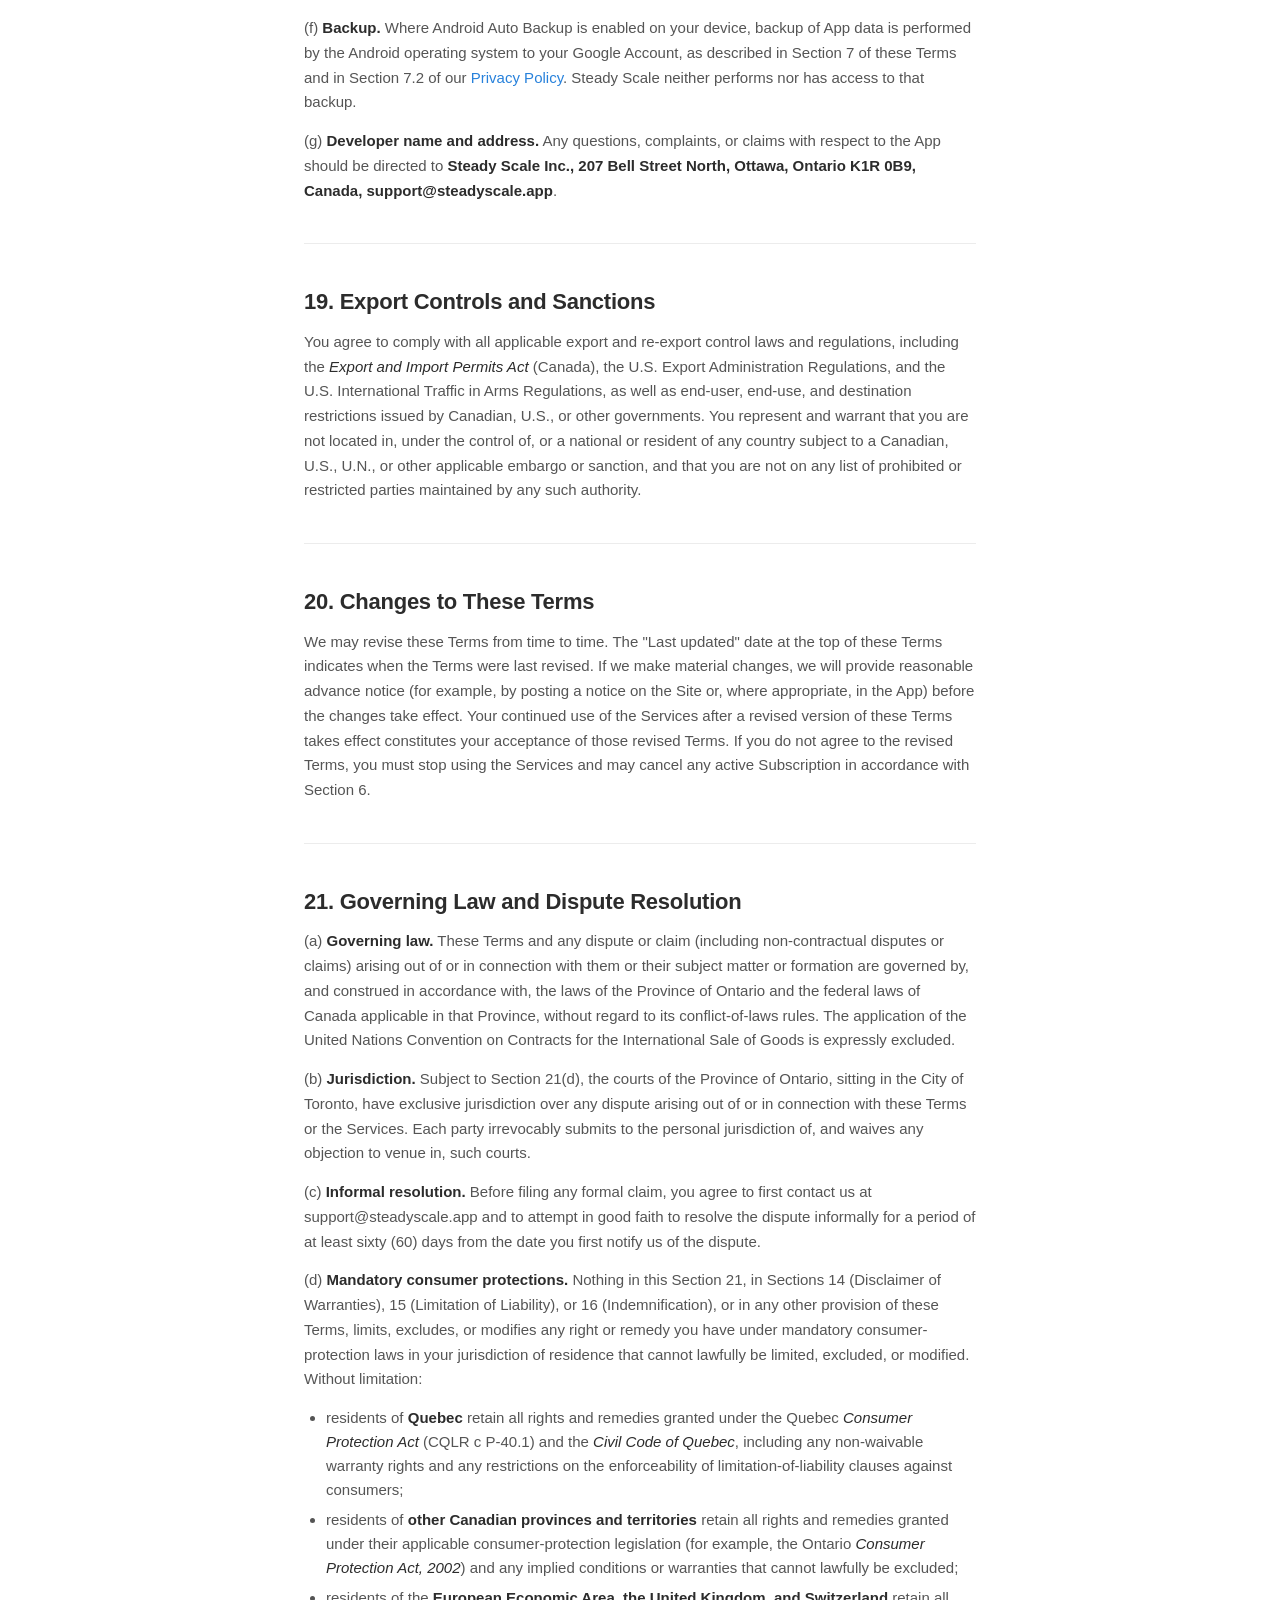
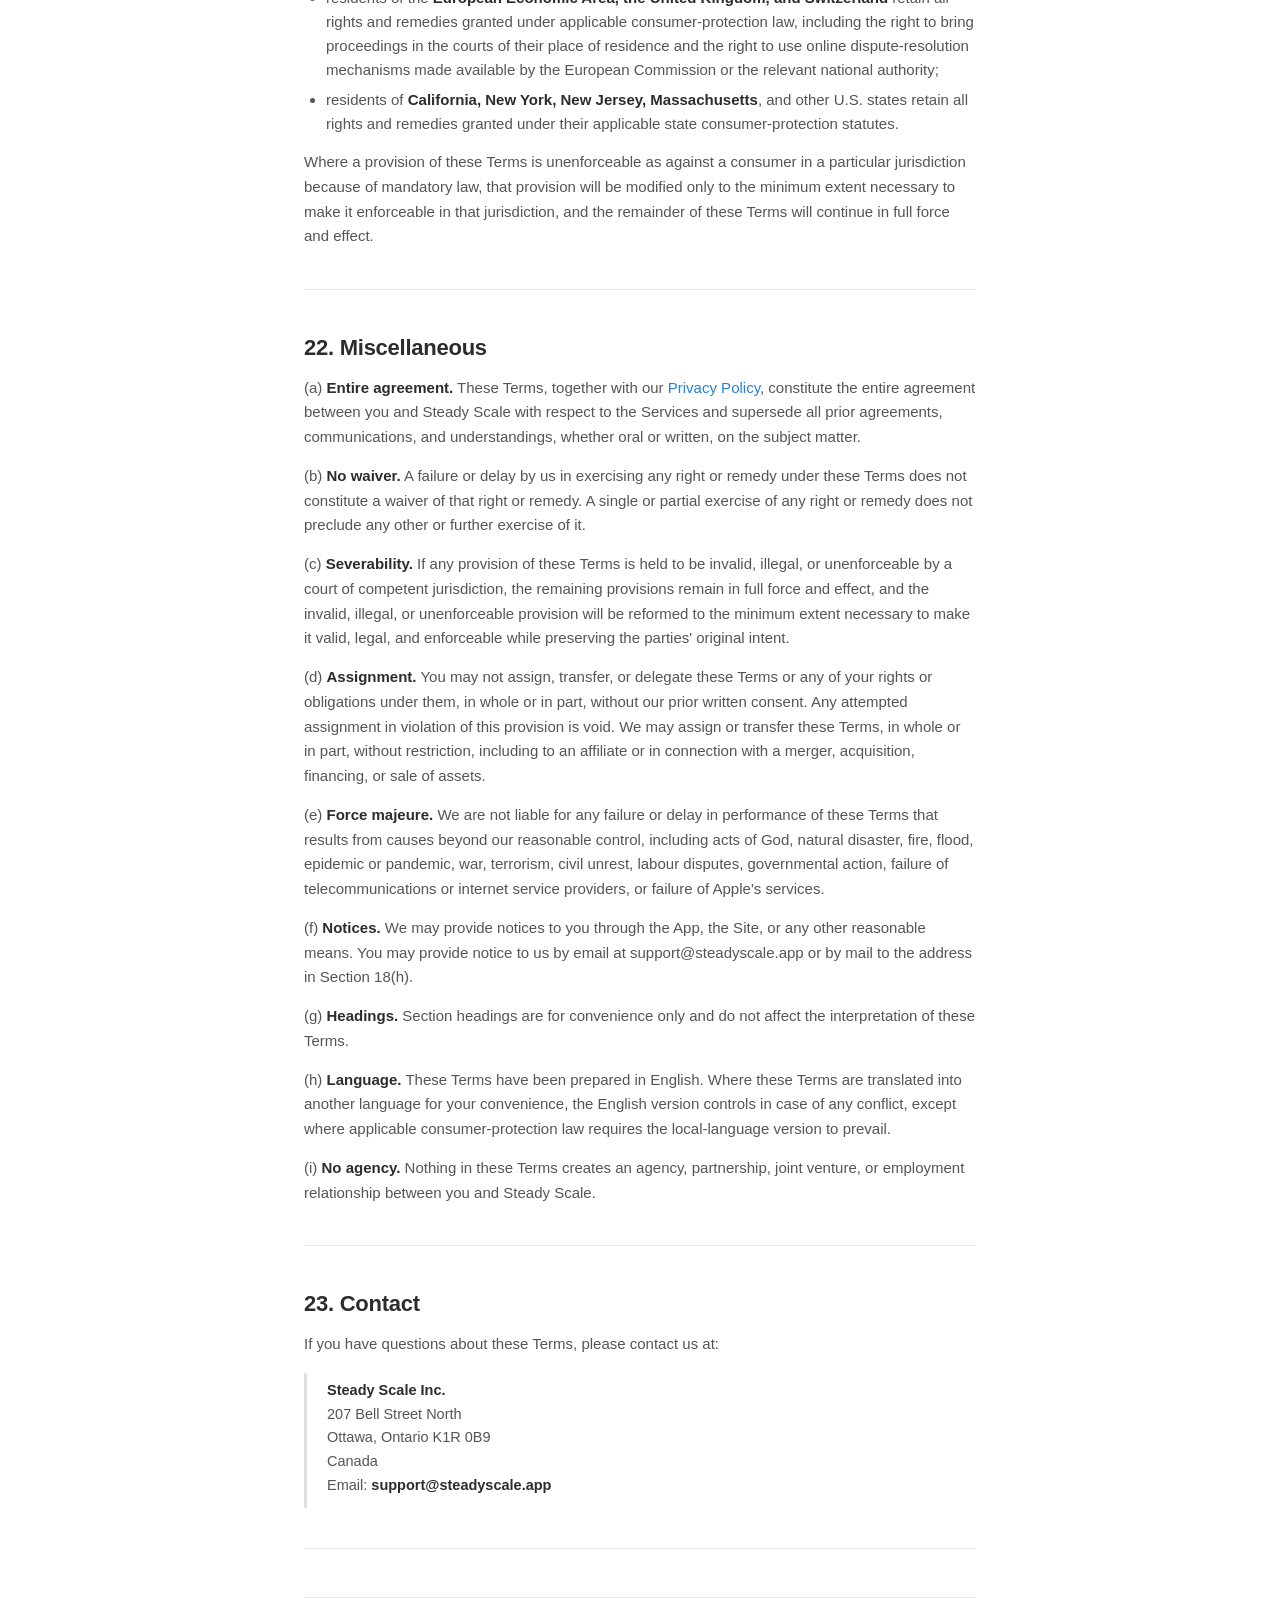
<file: terms.html>
<!DOCTYPE html>
<html lang="en">
<head>
<meta charset="UTF-8">
<meta name="viewport" content="width=device-width, initial-scale=1.0">

<meta property="og:title" content="Terms of Service — Steady Scale">
<meta property="og:description" content="Terms of Service for the Steady Scale app for iOS and Android, and the steadyscale.app website. Subscription, trial, refunds, disclaimers, and governing law.">
<meta property="og:type" content="website">
<meta property="og:url" content="https://steadyscale.app/terms">
<meta property="og:site_name" content="Steady Scale">
<meta property="og:image" content="https://steadyscale.app/og-image.png">
<meta property="og:image:alt" content="The Steady Scale wordmark, below the logo's trend line and endpoint dot.">
<meta property="og:image:width" content="1200">
<meta property="og:image:height" content="630">
<meta property="og:image:type" content="image/png">
<meta property="og:locale" content="en_US">

<meta name="twitter:card" content="summary_large_image">
<meta name="twitter:title" content="Terms of Service — Steady Scale">
<meta name="twitter:description" content="Terms of Service for the Steady Scale app for iOS and Android, and the steadyscale.app website. Subscription, trial, refunds, disclaimers, and governing law.">
<meta name="twitter:image" content="https://steadyscale.app/og-image.png">

<link rel="icon" type="image/svg+xml" href="/favicon.svg">
<meta name="description" content="Terms of Service for the Steady Scale app for iOS and Android, and the steadyscale.app website. Subscription, trial, refunds, disclaimers, and governing law.">
<title>Terms of Service — Steady Scale</title>
<meta name="theme-color" content="#2781DB">
<link rel="canonical" href="https://steadyscale.app/terms">

<style>
:root {
  --bg: #FFFFFF;
  --surface: #F5F5F5;
  --surface-tint: #EBF4FF;
  --celebration-border: rgba(39, 129, 219, 0.18);
  --border: #E0E0E0;
  --border-soft: #ECECEC;
  --text: #2C2C2C;
  --secondary: #555555;
  --muted: #999999;
  --blue: #2781DB;
  --nav-h: 56px;
}
*, *::before, *::after { box-sizing: border-box; margin: 0; padding: 0; }
html { scroll-behavior: smooth; }
body {
  font-family: -apple-system, BlinkMacSystemFont, 'SF Pro Text', 'SF Pro Display', 'Helvetica Neue', Arial, sans-serif;
  color: var(--text);
  background: var(--bg);
  -webkit-font-smoothing: antialiased;
  -moz-osx-font-smoothing: grayscale;
  line-height: 1.65;
  padding-top: var(--nav-h);
}
a { color: var(--blue); text-decoration: none; }
a:hover { text-decoration: underline; }

.skip { position: absolute; top: -40px; left: 8px; background: var(--text); color: #FFF; padding: 8px 14px; border-radius: 6px; font-size: 13px; z-index: 100; transition: top 0.15s; }
.skip:focus { top: 8px; }

.nav { position: fixed; top: 0; left: 0; right: 0; height: var(--nav-h); background: rgba(255,255,255,0.85); backdrop-filter: saturate(180%) blur(14px); -webkit-backdrop-filter: saturate(180%) blur(14px); border-bottom: 1px solid rgba(0,0,0,0.06); z-index: 50; }
.nav-inner { max-width: 1080px; margin: 0 auto; height: 100%; padding: 0 24px; display: flex; align-items: center; justify-content: space-between; }
.nav-brand { display: inline-flex; align-items: center; gap: 8px; text-decoration: none; }
.nav-brand:hover { text-decoration: none; }
.nav-brand svg { width: 22px; height: 22px; }
.nav-wm { font-size: 17px; letter-spacing: -0.4px; text-transform: lowercase; }
.nav-wm .w-steady { font-weight: 700; color: var(--blue); }
.nav-wm .w-scale  { font-weight: 400; color: var(--text); margin-left: 0.15em; }
.nav-links { display: flex; align-items: center; gap: 28px; }
.nav-links a { font-size: 13px; font-weight: 500; color: var(--secondary); text-decoration: none; }
.nav-links a:hover { color: var(--blue); text-decoration: none; }

.container { max-width: 720px; margin: 0 auto; padding: 56px 24px 64px; }

/* Legal document typography */
.legal-doc h1 { font-size: 36px; font-weight: 700; letter-spacing: -0.5px; margin-bottom: 8px; color: var(--text); }
.legal-doc .doc-meta { font-size: 13px; color: var(--muted); margin-bottom: 28px; }
.legal-doc .doc-meta strong { color: var(--secondary); font-weight: 600; }
.legal-doc h2 { font-size: 22px; font-weight: 700; letter-spacing: -0.25px; margin-top: 44px; margin-bottom: 14px; color: var(--text); line-height: 1.25; }
.legal-doc h3 { font-size: 17px; font-weight: 600; margin-top: 28px; margin-bottom: 10px; color: var(--text); line-height: 1.3; }
.legal-doc h4 { font-size: 15px; font-weight: 700; margin-top: 20px; margin-bottom: 8px; color: var(--text); }
.legal-doc p { font-size: 15px; color: var(--secondary); margin-bottom: 14px; line-height: 1.65; }
.legal-doc ul, .legal-doc ol { margin-left: 22px; margin-bottom: 14px; }
.legal-doc li { font-size: 15px; color: var(--secondary); margin-bottom: 6px; line-height: 1.6; }
.legal-doc li > ul, .legal-doc li > ol { margin-top: 6px; margin-bottom: 6px; }
.legal-doc strong { color: var(--text); font-weight: 600; }
.legal-doc em { color: var(--text); font-style: italic; }
.legal-doc hr { border: 0; border-top: 1px solid var(--border-soft); margin: 40px 0; }
.legal-doc blockquote {
  border-left: 3px solid var(--border);
  padding: 6px 0 6px 20px;
  margin: 16px 0;
  color: var(--secondary);
  font-size: 14.5px;
  line-height: 1.7;
}
.legal-doc blockquote p { margin-bottom: 4px; font-size: 14.5px; }
.legal-doc table {
  width: 100%;
  border-collapse: collapse;
  margin: 20px 0;
  font-size: 14px;
  border: 1px solid var(--border);
  border-radius: 8px;
  overflow: hidden;
}
.legal-doc th {
  text-align: left;
  font-weight: 700;
  color: var(--text);
  padding: 10px 12px;
  border-bottom: 2px solid var(--border);
  background: var(--surface);
  font-size: 13px;
  letter-spacing: 0.01em;
}
.legal-doc td {
  padding: 10px 12px;
  border-bottom: 1px solid var(--border-soft);
  color: var(--secondary);
  vertical-align: top;
  line-height: 1.55;
}
.legal-doc tbody tr:last-child td { border-bottom: none; }
.legal-doc a { color: var(--blue); }
.legal-doc .doc-footer {
  margin-top: 48px;
  padding-top: 24px;
  border-top: 1px solid var(--border-soft);
  font-size: 12px;
  color: var(--muted);
  text-align: center;
  font-style: italic;
}

.footer { padding: 56px 24px 40px; text-align: center; border-top: 1px solid var(--border-soft); }
.footer-nav { display: flex; justify-content: center; gap: 6px 22px; flex-wrap: wrap; margin-bottom: 20px; }
.footer-nav a { font-size: 13px; color: var(--secondary); text-decoration: none; transition: color 0.15s; }
.footer-nav a:hover { color: var(--blue); }
.footer-meta { font-size: 12px; color: var(--muted); line-height: 1.6; }

@media (max-width: 640px) {
  .container { padding: 40px 20px 48px; }
  .legal-doc h1 { font-size: 28px; }
  .legal-doc h2 { font-size: 19px; margin-top: 36px; }
  .legal-doc h3 { font-size: 16px; }
  .legal-doc table { font-size: 13px; }
  .legal-doc th, .legal-doc td { padding: 8px 10px; }
  .nav-links { gap: 18px; }
  .nav-links a { font-size: 12px; }
}
</style>
</head>
<body>

<a href="#main" class="skip">Skip to content</a>

<header class="nav" role="banner">
  <div class="nav-inner">
    <a href="/" class="nav-brand" aria-label="Steady Scale home">
      <svg viewBox="0 0 64 64" fill="none" role="img" aria-hidden="true">
        <path d="M 9 18 C 22 17, 30 46, 53 46" stroke="#2781DB" stroke-width="4" stroke-linecap="round"/>
        <circle cx="53" cy="46" r="6" fill="#2781DB"/>
      </svg>
      <span class="nav-wm"><span class="w-steady">steady</span><span class="w-scale">scale</span></span>
    </a>
    <nav class="nav-links" aria-label="Primary">
      <a href="/">Home</a>
      <a href="/how-it-works">How it works</a>
      <a href="/science">Science</a>
      <a href="/guide">Quick guide</a>
      <a href="/news">News</a>
      <a href="/about">About</a>
      <a href="/support">Contact us</a>
    </nav>
  </div>
</header>

<main id="main" class="container legal-doc">
<h1>Terms of Service</h1>
<div class="doc-meta"><strong>Effective date:</strong> May 30, 2026 &middot; <strong>Last updated:</strong> October 28, 2026</div>
<p>These Terms of Service (the "<strong>Terms</strong>") constitute a binding legal agreement between you ("<strong>you</strong>" or "<strong>User</strong>") and <strong>Steady Scale Inc.</strong>, a corporation incorporated under the <em>Canada Business Corporations Act</em> ("<strong>Steady Scale</strong>," "<strong>we</strong>," "<strong>us</strong>," or "<strong>our</strong>"), governing your access to and use of the Steady Scale mobile application for iOS and Android (the "<strong>App</strong>"), our website at https://steadyscale.app (the "<strong>Site</strong>"), and any related services we make available (collectively, the "<strong>Services</strong>").</p>
<p><strong>PLEASE READ THESE TERMS CAREFULLY. THEY CONTAIN IMPORTANT INFORMATION, INCLUDING A DISCLAIMER OF WARRANTIES (SECTION 14), A LIMITATION OF LIABILITY (SECTION 15), AN INDEMNIFICATION OBLIGATION (SECTION 16), AND PROVISIONS GOVERNING DISPUTE RESOLUTION AND THE GOVERNING LAW (SECTION 21).</strong></p>
<p>By downloading, installing, accessing, or using the Services, you agree to be bound by these Terms and by our <a href="/privacy">Privacy Policy</a>, which is incorporated by reference. If you do not agree to these Terms, do not download, install, access, or use the Services.</p>
<hr />
<h2>1. Definitions</h2>
<p>In these Terms, the following capitalized terms have the meanings set out below:</p>
<ul>
<li><strong>"Apple"</strong> means Apple Inc. and its subsidiaries.</li>
<li><strong>"App Store"</strong> means the digital storefront operated by Apple from which the iOS version of the App is distributed.</li>
<li><strong>"Google"</strong> means Google LLC and its affiliates.</li>
<li><strong>"Google Play"</strong> means the digital storefront operated by Google from which the Android version of the App is distributed.</li>
<li><strong>"Store"</strong> means, as applicable to the device on which you obtained the App, the App Store or Google Play; and <strong>"Store Operator"</strong> means Apple or Google respectively.</li>
<li><strong>"Content"</strong> means the text, graphics, charts, designs, computations, algorithms, audio, video, and other materials made available through the Services.</li>
<li><strong>"Subscription"</strong> means a recurring paid subscription to the App offered through the applicable Store, as described in Section 6.</li>
<li><strong>"Trial"</strong> means the seven (7) day free trial period described in Section 6.2.</li>
<li>Other capitalized terms used in these Terms have the meanings given to them elsewhere in these Terms or in our <a href="/privacy">Privacy Policy</a>.</li>
</ul>
<hr />
<h2>2. Eligibility</h2>
<p>You must be at least the age of majority in your jurisdiction of residence (or, if younger, the age at which you can lawfully enter into binding contracts with parental consent under applicable law, and you must have such consent) to use the Services. By accepting these Terms, you represent and warrant that you meet these requirements and that you have the legal capacity to enter into a binding agreement.</p>
<p>The Services are not directed to, and may not be used by, children under the age of 13 (or the equivalent minimum age in your jurisdiction). If you are a parent or guardian and you believe a child has used the Services in violation of this Section, please contact us at support@steadyscale.app.</p>
<p>You may not use the Services if you are barred from doing so under applicable export controls, sanctions, or similar laws of Canada, the United States, the European Union, the United Kingdom, or other applicable jurisdictions.</p>
<hr />
<h2>3. License Grant</h2>
<p>Subject to your compliance with these Terms, Steady Scale grants you a personal, limited, non-exclusive, non-transferable, non-sublicensable, revocable license to download, install, and use the App on a mobile device running iOS or Android that you own or control, solely for your personal, non-commercial use, and to access and use the Site for the same purpose.</p>
<p>This license is granted only for the period during which you continue to comply with these Terms. All rights not expressly granted to you are reserved by Steady Scale and its licensors.</p>
<hr />
<h2>4. Restrictions</h2>
<p>You agree that you will not, and will not permit any third party to:</p>
<p>(a) copy, modify, adapt, translate, or create derivative works of the Services, except as expressly permitted by applicable law;
(b) reverse engineer, disassemble, decompile, decode, or otherwise attempt to discover the source code, object code, or underlying structure, ideas, or algorithms of the Services, except to the extent applicable law expressly prohibits this restriction;
(c) rent, lease, lend, sell, sublicense, assign, distribute, publish, transfer, or otherwise make the Services available to any third party, including on a "software as a service" or other commercial basis;
(d) remove, alter, or obscure any proprietary notices (including notices of copyright or trademark) on or in the Services;
(e) use the Services in any manner that violates applicable law, regulation, or third-party rights;
(f) use any automated means (including bots, scrapers, or crawlers) to access, monitor, or copy any portion of the Services;
(g) interfere with or disrupt the integrity or performance of the Services;
(h) attempt to gain unauthorized access to the Services or related systems or networks; or
(i) use the Services to develop, train, or improve any product, service, model, or system that competes with the Services, or any artificial-intelligence or machine-learning system, except with our prior written consent.</p>
<p>A breach of this Section 4 constitutes a material breach of these Terms and may result in immediate termination of your license.</p>
<hr />
<h2>5. No Account; Your Device</h2>
<p>The App does not require you to create an account, register, or provide credentials. Your data is associated with your device and, where a platform backup is in effect, with your Apple ID (iCloud backup on iOS) or your Google Account (Android Auto Backup). You are solely responsible for safeguarding access to your device, your device passcode, your Apple ID or Google Account credentials, and any backups you create. We are not responsible for any loss of, unauthorized access to, or alteration of data that results from the loss, theft, or compromise of your device, Apple ID, or Google Account, or from your failure to maintain appropriate security on your device.</p>
<hr />
<h2>6. Subscription, Free Trial, and Auto-Renewal</h2>
<h3>6.1 Subscription Plans</h3>
<p>Following the Trial, continued access to the full functionality of the App requires an active Subscription. We offer the following Subscription plans through the applicable Store:</p>
<table>
<thead>
<tr>
<th>Plan</th>
<th>Price (USD)</th>
<th>Billing cycle</th>
</tr>
</thead>
<tbody>
<tr>
<td>Monthly</td>
<td>$1.99 per month</td>
<td>Monthly</td>
</tr>
<tr>
<td>Yearly</td>
<td>$14.99 per year</td>
<td>Yearly</td>
</tr>
</tbody>
</table>
<p>Prices in other currencies are determined by the applicable Store Operator (Apple or Google) and may vary by region. Applicable taxes may apply.</p>
<h3>6.2 Free Trial</h3>
<p>New Users may receive a free trial of seven (7) consecutive calendar days commencing on first launch of the App ("<strong>Trial</strong>"). During the Trial, all features of the App are made available without charge. The Trial ends at 11:59:59 PM (local device time) on the seventh calendar day following first launch.</p>
<p>The Trial is intended for one-time use by new Users and is not offered on a recurring basis. We reserve the right, in our sole discretion, to determine your eligibility for a Trial, to modify or discontinue the Trial, or to charge for any features previously offered free of charge, subject to applicable law.</p>
<p>Any promotional or introductory subscription pricing offered through the App Store or Google Play is separate from the Trial and is subject to the applicable Store Operator's eligibility rules, which are generally limited to one introductory offer per Apple ID or Google Account.</p>
<h3>6.3 Auto-Renewal of Subscriptions</h3>
<p><strong>SUBSCRIPTIONS AUTOMATICALLY RENEW.</strong> When you purchase a Subscription, you authorize the applicable Store Operator — Apple, for Subscriptions purchased through the App Store, or Google, for Subscriptions purchased through Google Play — to charge the payment method associated with your Apple ID or Google Account for the applicable Subscription fee, plus any applicable taxes, at the beginning of each billing period.</p>
<ul>
<li><strong>Your Subscription will automatically renew at the end of each billing period</strong> at the then-current price for the applicable plan, unless you cancel before the end of the current period. <strong>On iOS</strong>, Apple requires that you cancel <strong>at least twenty-four (24) hours</strong> before the end of the current period to avoid being charged for the next period. <strong>On Android</strong>, you may cancel at any time before the end of the current period.</li>
<li><strong>On iOS</strong>, your Apple ID will be charged for renewal within twenty-four (24) hours prior to the end of the current period. <strong>On Android</strong>, your Google Account is charged at the beginning of each billing period.</li>
<li>The renewal amount and billing cycle will be the same as the original Subscription unless we have given you advance notice of a change.</li>
<li>You can manage your Subscription, view renewal pricing, and turn off auto-renewal at any time:</li>
<li><strong>on iOS</strong>, at <strong>Settings → [your name] → Subscriptions</strong>; or</li>
<li><strong>on Android</strong>, in the <strong>Google Play</strong> app at <strong>Menu → Payments &amp; subscriptions → Subscriptions</strong>.</li>
</ul>
<p>Cancellation of the current Subscription takes effect at the end of the then-current billing period.</p>
<h3>6.4 Price Changes</h3>
<p>We may change the price of any Subscription from time to time. Where required by applicable law or the rules of the applicable Store, we will provide advance notice of price changes through that Store Operator's standard mechanisms (which may include in-App, Store, or email notice from Apple or Google) and an opportunity for you to consent or cancel before the change takes effect. Your continued use of the Subscription after the price change takes effect constitutes your acceptance of the new price.</p>
<h3>6.5 Cancellation; No Refunds Except as Required by Law</h3>
<p>You may cancel your Subscription at any time through your Apple ID Subscription settings (iOS) or your Google Play subscription settings (Android), as described in Section 6.3. <strong>Cancellation takes effect at the end of the then-current billing period; you will retain access to paid features through the end of that period.</strong> Deleting the App does not cancel your Subscription.</p>
<p>Except as expressly stated in these Terms or as required by applicable law (including the applicable Store's refund process and the consumer-protection rights described in Section 6.6), Subscription fees are non-refundable, and partial billing periods, unused time, and unused features are not credited or refunded. <strong>All refund requests are administered by the Store Operator through which you purchased, in accordance with that Store's policies — not by Steady Scale.</strong></p>
<ul>
<li><strong>App Store (iOS):</strong> follow Apple's refund procedure at https://reportaproblem.apple.com.</li>
<li><strong>Google Play (Android):</strong> request a refund through Google Play at https://play.google.com/store/account/subscriptions or https://support.google.com/googleplay.</li>
</ul>
<h3>6.6 EU and UK Consumer Withdrawal Right</h3>
<p>If you are a consumer resident in the European Economic Area or the United Kingdom, you have a statutory right to withdraw from a distance contract for digital content or a digital-content subscription within fourteen (14) days of the date the contract is concluded, without giving any reason.</p>
<p>By starting your free Trial and continuing to use the App during the Trial, and by purchasing or allowing your Trial to convert to a paid Subscription, you expressly request that performance of the contract begin immediately and acknowledge that, under Article 16(m) of the EU <em>Consumer Rights Directive</em> (2011/83/EU) and the equivalent UK regulations, you will lose your right of withdrawal once performance has begun. Where applicable law nonetheless preserves the right of withdrawal in whole or in part, you may exercise it by contacting us at support@steadyscale.app with the subject line "<strong>EU/UK Withdrawal</strong>" within the applicable 14-day period. Because all Subscription payments are processed by the applicable Store Operator, any refund you are entitled to as a result of a valid withdrawal will be administered by Apple or Google through the Store refund process described in Section 6.5.</p>
<p>This Section does not limit any non-waivable consumer rights you have under applicable law.</p>
<h3>6.7 Access After Trial or Subscription Expiry</h3>
<p>When your Trial ends without an active Subscription, or when your Subscription expires or is cancelled, certain App features may become subscription-gated. <strong>Regardless of subscription status, you retain the ability to view your historical data and to export your full data set as a CSV file at any time</strong> from within the App's <strong>Settings → Manage data</strong> menu. You can restore full functionality by purchasing a Subscription at any time.</p>
<h3>6.8 Promotional Offers and Offer Codes</h3>
<p>We may, in our discretion, make offer codes available through third parties (for example, healthcare professionals or content partners) that provide an extended Trial or a discounted Subscription. Offer codes are redeemed through the applicable Store — the App Store on iOS, or Google Play on Android — and are subject to that Store Operator's terms. Offer codes are non-transferable, may not be combined with other offers, and may be revoked at any time prior to redemption.</p>
<hr />
<h2>7. Your Data</h2>
<p>You retain all rights to the information you enter into the App (your "<strong>User Data</strong>"), including your weight measurements, notes, and configuration. We do not claim ownership of your User Data.</p>
<ul>
<li><strong>Local storage.</strong> Your User Data is stored on your device.</li>
<li><strong>Platform backup.</strong> On iOS, if you enable iCloud backup, a copy of your User Data is stored under your Apple ID in your iCloud account. On Android, the operating system's Auto Backup feature may copy the App's data to your Google Account; that backup is performed by Android itself, not by the App, and the App provides no control over it. Both are described further in our <a href="/privacy">Privacy Policy</a> (Section 7). <strong>Steady Scale does not have access to either backup.</strong></li>
<li><strong>Export.</strong> You can export your full User Data set as a CSV file at any time from within <strong>Settings → Manage data</strong> in the App.</li>
<li><strong>Deletion.</strong> You can delete individual measurements within the App or remove all locally stored data by uninstalling the App. iCloud backup files can be removed through iOS Settings; Android Auto Backup data can be removed through your Android system settings or your Google Account.</li>
</ul>
<p>Our collection, use, and disclosure of information are described in our <a href="/privacy">Privacy Policy</a>, which is incorporated into these Terms by reference.</p>
<hr />
<h2>8. Acceptable Use</h2>
<p>You agree to use the Services only for lawful purposes and only as expressly permitted by these Terms. Without limiting Section 4, you agree not to use the Services:</p>
<p>(a) in any way that violates any applicable federal, provincial, state, local, or international law or regulation;
(b) to transmit, distribute, or store any material that is unlawful, infringing, defamatory, obscene, threatening, harassing, hateful, or otherwise objectionable;
(c) to upload or transmit viruses, worms, malicious code, or other harmful computer code;
(d) to interfere with or compromise the security of the Services or the systems of any other party; or
(e) to misrepresent your identity or affiliation with any person or organization.</p>
<hr />
<h2>9. Intellectual Property</h2>
<p>The Services, including all underlying software, designs, algorithms, computation logic, graphics, text, charts, layouts, and other Content (other than your User Data), and all intellectual property rights therein, are and remain the exclusive property of Steady Scale Inc. and its licensors. "<strong>SteadyScale</strong>," "<strong>Steady Scale</strong>," and the Steady Scale logo are trademarks of Steady Scale Inc. All other trademarks, service marks, and trade names appearing in the Services are the property of their respective owners.</p>
<p>Nothing in these Terms transfers any right, title, or interest in or to the Services or its Content to you, except for the limited license expressly granted in Section 3.</p>
<hr />
<h2>10. Feedback</h2>
<p>If you provide us with comments, suggestions, ideas, or other feedback regarding the Services ("<strong>Feedback</strong>"), you grant us a perpetual, irrevocable, worldwide, royalty-free, fully paid, sublicensable, and transferable license to use, reproduce, modify, distribute, and incorporate the Feedback into the Services and other products and services without restriction or compensation to you. Feedback is provided voluntarily and is non-confidential.</p>
<hr />
<h2>11. Not Medical Advice; No Medical Device</h2>
<p><strong>THE SERVICES ARE FOR GENERAL INFORMATIONAL AND PERSONAL TRACKING PURPOSES ONLY. THEY ARE NOT INTENDED TO PROVIDE, AND DO NOT PROVIDE, MEDICAL ADVICE, DIAGNOSIS, OR TREATMENT.</strong></p>
<ul>
<li>The Services are <strong>not a medical device</strong>, are not intended to diagnose, treat, cure, mitigate, or prevent any disease or condition, and have not been evaluated or approved by the United States Food and Drug Administration, Health Canada, the European Medicines Agency, the UK Medicines and Healthcare products Regulatory Agency, or any other regulatory authority.</li>
<li>The daily averages, trend lines, forecasts, projections, weekly check-in targets, achievement triggers, and similar outputs displayed by the App are <strong>statistical estimates</strong> derived from the data you enter and from the App's computational model. They are not predictions of future health outcomes and are not personalized medical recommendations.</li>
<li>You should <strong>always consult a qualified healthcare professional</strong> before beginning, modifying, or discontinuing any diet, exercise, weight-management program, or other health-related activity. This is particularly important if you are pregnant or nursing, have a history of eating disorders or disordered eating, have diabetes or another endocrine condition, have cardiovascular or kidney disease, are an athlete preparing for competition, are taking medication that affects weight or fluid balance, or are under the age of 18.</li>
<li><strong>If you experience or are at risk of an eating disorder, body-image disturbance, or other mental-health concern, please stop using the App and seek qualified professional help.</strong> Resources in your region may include, in Canada, the National Eating Disorder Information Centre (https://nedic.ca); in the United States, the National Eating Disorders Association (https://www.nationaleatingdisorders.org); and in the United Kingdom, Beat (https://www.beateatingdisorders.org.uk).</li>
<li><strong>In case of a medical emergency</strong>, contact your local emergency services immediately. The Services are not designed to detect or respond to medical emergencies.</li>
<li>Your reliance on any information or computation provided through the Services is <strong>at your sole risk</strong>. Steady Scale is not liable for any decision you make or action you take based on any output of the Services.</li>
</ul>
<p>You acknowledge and agree that the disclaimers in this Section 11 are a material part of the basis of the bargain between you and Steady Scale, and that we would not provide the Services to you without them.</p>
<hr />
<h2>12. Third-Party Services and Links</h2>
<p>The Services may rely on or interoperate with third-party services (including, without limitation, the App Store, StoreKit, iCloud, App Store Connect, Google Play, Google Play Billing, Play Console, Android Auto Backup, and RevenueCat), and the Site may contain links to third-party websites. We do not control, are not responsible for, and do not endorse the content, terms, or practices of any third party. Your use of any third-party service is governed by that third party's terms and policies. You access third-party services at your own risk.</p>
<hr />
<h2>13. Modification, Suspension, and Discontinuation of the Services</h2>
<p>We may, at any time and without prior notice, modify, update, suspend, or discontinue any part of the Services, or impose limits on certain features or restrict your access to parts or all of the Services. Where the change has a material adverse effect on your paid Subscription, we will, to the extent reasonably practicable, provide advance notice and, where appropriate and required by law, a pro-rata refund or alternative remedy.</p>
<p>We are not liable to you or to any third party for any modification, suspension, or discontinuation of the Services except as expressly provided in these Terms or required by law.</p>
<hr />
<h2>14. Disclaimer of Warranties</h2>
<p><strong>THE SERVICES ARE PROVIDED ON AN "AS IS" AND "AS AVAILABLE" BASIS, WITH ALL FAULTS AND WITHOUT WARRANTY OF ANY KIND.</strong> TO THE MAXIMUM EXTENT PERMITTED BY APPLICABLE LAW, STEADY SCALE AND ITS AFFILIATES, OFFICERS, DIRECTORS, EMPLOYEES, AGENTS, SUPPLIERS, AND LICENSORS (COLLECTIVELY, THE "<strong>STEADY SCALE PARTIES</strong>") EXPRESSLY DISCLAIM ALL WARRANTIES OF ANY KIND, WHETHER EXPRESS, IMPLIED, STATUTORY, OR OTHERWISE, WITH RESPECT TO THE SERVICES, INCLUDING ALL IMPLIED WARRANTIES OF MERCHANTABILITY, MERCHANTABLE QUALITY, FITNESS FOR A PARTICULAR PURPOSE, TITLE, QUIET ENJOYMENT, NON-INFRINGEMENT, AND ANY WARRANTIES ARISING OUT OF COURSE OF DEALING OR USAGE OF TRADE.</p>
<p>WITHOUT LIMITING THE FOREGOING, THE STEADY SCALE PARTIES DO NOT WARRANT THAT:
(a) THE SERVICES WILL BE UNINTERRUPTED, SECURE, ERROR-FREE, OR FREE OF VIRUSES OR OTHER HARMFUL COMPONENTS;
(b) THE FORECASTS, PROJECTIONS, TRENDS, OR OTHER COMPUTATIONAL OUTPUTS OF THE APP WILL BE ACCURATE, RELIABLE, OR ACHIEVE ANY PARTICULAR RESULT;
(c) THE SERVICES WILL MEET YOUR REQUIREMENTS OR EXPECTATIONS;
(d) ANY DEFECTS WILL BE CORRECTED; OR
(e) USE OF THE SERVICES WILL RESULT IN ANY PARTICULAR HEALTH OR WEIGHT-RELATED OUTCOME.</p>
<p><strong>SOME JURISDICTIONS DO NOT ALLOW THE EXCLUSION OF CERTAIN WARRANTIES, SO SOME OR ALL OF THE ABOVE EXCLUSIONS MAY NOT APPLY TO YOU.</strong> In such jurisdictions, the Steady Scale Parties' liability is limited to the maximum extent permitted by law.</p>
<hr />
<h2>15. Limitation of Liability</h2>
<p><strong>TO THE MAXIMUM EXTENT PERMITTED BY APPLICABLE LAW:</strong></p>
<p>(a) <strong>EXCLUDED DAMAGES.</strong> IN NO EVENT WILL ANY OF THE STEADY SCALE PARTIES BE LIABLE TO YOU OR TO ANY THIRD PARTY FOR ANY INDIRECT, INCIDENTAL, CONSEQUENTIAL, SPECIAL, EXEMPLARY, OR PUNITIVE DAMAGES, OR FOR ANY LOSS OF PROFITS, REVENUE, BUSINESS, GOODWILL, DATA, USE, OR OTHER INTANGIBLE LOSSES, ARISING OUT OF OR RELATED TO THESE TERMS OR THE SERVICES, REGARDLESS OF THE THEORY OF LIABILITY (WHETHER IN CONTRACT, TORT (INCLUDING NEGLIGENCE), STRICT LIABILITY, STATUTE, OR OTHERWISE), AND EVEN IF ANY OF THE STEADY SCALE PARTIES HAS BEEN ADVISED OF THE POSSIBILITY OF SUCH DAMAGES.</p>
<p>(b) <strong>CAP ON DIRECT DAMAGES.</strong> THE AGGREGATE LIABILITY OF THE STEADY SCALE PARTIES, TAKEN AS A WHOLE, FOR ALL CLAIMS ARISING OUT OF OR RELATED TO THESE TERMS OR THE SERVICES WILL NOT EXCEED THE GREATER OF (i) THE TOTAL AMOUNTS PAID BY YOU TO STEADY SCALE (THROUGH APPLE) FOR THE SERVICES DURING THE TWELVE (12) MONTHS IMMEDIATELY PRECEDING THE EVENT GIVING RISE TO THE CLAIM, OR (ii) FIFTY CANADIAN DOLLARS (CA$50.00).</p>
<p>(c) <strong>NO LIMITATION OF NON-WAIVABLE RIGHTS.</strong> NOTHING IN THESE TERMS LIMITS OR EXCLUDES ANY LIABILITY THAT CANNOT BE LIMITED OR EXCLUDED UNDER APPLICABLE LAW, INCLUDING LIABILITY FOR FRAUD OR FRAUDULENT MISREPRESENTATION, FOR DEATH OR PERSONAL INJURY CAUSED BY NEGLIGENCE, OR FOR ANY OTHER LIABILITY THAT CANNOT BE LAWFULLY EXCLUDED.</p>
<p>(d) <strong>BASIS OF THE BARGAIN.</strong> YOU ACKNOWLEDGE THAT THE LIMITATIONS IN THIS SECTION 15 ARE AN ESSENTIAL ELEMENT OF THESE TERMS AND THAT, IN THE ABSENCE OF SUCH LIMITATIONS, THE PRICING AND OTHER TERMS WOULD BE SUBSTANTIALLY DIFFERENT.</p>
<hr />
<h2>16. Indemnification</h2>
<p>To the maximum extent permitted by applicable law, you agree to defend, indemnify, and hold harmless the Steady Scale Parties from and against any and all claims, demands, suits, actions, liabilities, damages, losses, costs, and expenses (including reasonable legal fees) arising out of or related to: (a) your use of the Services in breach of these Terms; (b) your violation of any applicable law or regulation; (c) your violation of any third-party right, including any intellectual-property or privacy right; or (d) your User Data, including any claim that your User Data infringes or violates the rights of any third party.</p>
<p>We reserve the right, at our own expense, to assume the exclusive defence and control of any matter otherwise subject to indemnification by you. You agree to cooperate with our defence of such claims.</p>
<hr />
<h2>17. Termination</h2>
<p>(a) <strong>By you.</strong> You may terminate these Terms at any time by ceasing to use the Services and uninstalling the App. Termination does not entitle you to a refund of any Subscription fees previously paid, except as expressly provided in Section 6 or as required by applicable law.</p>
<p>(b) <strong>By us.</strong> We may suspend or terminate your access to the Services, in whole or in part, immediately and without notice, if we believe in good faith that you have breached these Terms, that termination is required to comply with applicable law, or that continued provision of the Services would expose us to liability or harm.</p>
<p>(c) <strong>Effect of termination.</strong> Upon termination, the license granted in Section 3 immediately ends, and you must cease all use of the Services. Sections 4 (Restrictions), 7 (Your Data), 9 (Intellectual Property), 10 (Feedback), 11 (Not Medical Advice), 14 (Disclaimer of Warranties), 15 (Limitation of Liability), 16 (Indemnification), 17 (Termination), 21 (Governing Law and Dispute Resolution), and 22 (Miscellaneous) survive any termination of these Terms.</p>
<hr />
<h2>18. Platform-Specific Terms</h2>
<p>This Section sets out terms that apply only to the platform from which you obtained the App. <strong>Section 18.1 applies solely to the App obtained through the App Store and used on an iOS device; Section 18.2 applies solely to the App obtained through Google Play and used on an Android device.</strong> Neither Section applies to the other platform.</p>
<h3>18.1 Apple-Specific Terms (iOS)</h3>
<p>The following terms apply to your use of the App on iOS devices and are required by Apple. To the extent these Apple-specific terms conflict with any other provision of these Terms in respect of your use of the App on an iOS device, the Apple-specific terms in this Section 18.1 control with respect to such use.</p>
<p>(a) <strong>Acknowledgement.</strong> These Terms are concluded between you and Steady Scale only, and not with Apple. Steady Scale, not Apple, is solely responsible for the App and its content. Your use of the App must comply with the App Store Terms of Service in addition to these Terms.</p>
<p>(b) <strong>Scope of license.</strong> The license granted to you in Section 3 is further limited to a non-transferable license to use the App on any iOS device that you own or control, as permitted by the <em>Usage Rules</em> set forth in the <em>Apple Media Services Terms and Conditions</em>, except that the App may be accessed and used by other accounts associated with you through Family Sharing or volume purchasing, where applicable.</p>
<p>(c) <strong>Maintenance and support.</strong> Steady Scale is solely responsible for providing any maintenance and support services with respect to the App, as specified in these Terms or as required under applicable law. Apple has no obligation whatsoever to furnish any maintenance or support services with respect to the App.</p>
<p>(d) <strong>Warranty.</strong> In the event of any failure of the App to conform to any applicable warranty, you may notify Apple, and Apple will refund the purchase price for the App (if any) to you. To the maximum extent permitted by applicable law, Apple will have no other warranty obligation whatsoever with respect to the App. As between Steady Scale and Apple, any other claims, losses, liabilities, damages, costs, or expenses attributable to any failure to conform to any warranty will be the sole responsibility of Steady Scale.</p>
<p>(e) <strong>Product claims.</strong> Steady Scale, and not Apple, is responsible for addressing any claims by you or any third party relating to the App or your possession or use of the App, including (i) product-liability claims; (ii) any claim that the App fails to conform to any applicable legal or regulatory requirement; and (iii) claims arising under consumer-protection, privacy, or similar legislation.</p>
<p>(f) <strong>Intellectual-property claims.</strong> In the event of any third-party claim that the App or your possession and use of the App infringes that third party's intellectual-property rights, Steady Scale, and not Apple, will be solely responsible for the investigation, defence, settlement, and discharge of any such infringement claim.</p>
<p>(g) <strong>Legal compliance.</strong> You represent and warrant that (i) you are not located in a country that is subject to a U.S. Government embargo or that has been designated by the U.S. Government as a "terrorist supporting" country; and (ii) you are not listed on any U.S. Government list of prohibited or restricted parties.</p>
<p>(h) <strong>Developer name and address.</strong> Any questions, complaints, or claims with respect to the App should be directed to <strong>Steady Scale Inc., 207 Bell Street North, Ottawa, Ontario K1R 0B9, Canada, support@steadyscale.app</strong>.</p>
<p>(i) <strong>Third-party beneficiary.</strong> You and Steady Scale acknowledge and agree that Apple and Apple's subsidiaries are third-party beneficiaries of these Terms, and that, upon your acceptance of these Terms, Apple will have the right (and will be deemed to have accepted the right) to enforce these Terms against you as a third-party beneficiary thereof.</p>
<h3>18.2 Google Play Terms (Android)</h3>
<p>The following terms apply to your use of the App on Android devices where you obtained the App through Google Play.</p>
<p>(a) <strong>Acknowledgement.</strong> These Terms are concluded between you and Steady Scale only, and not with Google. Steady Scale, not Google, is solely responsible for the App and its content. Google is not a party to these Terms and has no obligation or liability with respect to the App.</p>
<p>(b) <strong>Google Play terms also apply.</strong> Your download and use of the App, and any Subscription purchased through Google Play, are additionally governed by the <strong>Google Play Terms of Service</strong> and the <strong>Google Payments Terms of Service</strong>, which are agreements between you and Google and over which Steady Scale has no control.</p>
<p>(c) <strong>Maintenance and support.</strong> Steady Scale is solely responsible for providing any maintenance and support services with respect to the App, as specified in these Terms or as required under applicable law. Google has no obligation whatsoever to furnish any maintenance or support services with respect to the App.</p>
<p>(d) <strong>Product and intellectual-property claims.</strong> Steady Scale, and not Google, is responsible for addressing any claims by you or any third party relating to the App or your possession or use of the App, including (i) product-liability claims; (ii) any claim that the App fails to conform to any applicable legal or regulatory requirement; (iii) claims arising under consumer-protection, privacy, or similar legislation; and (iv) any third-party claim that the App or your possession and use of the App infringes that third party's intellectual-property rights.</p>
<p>(e) <strong>Refunds.</strong> Subscriptions purchased through Google Play are refunded, where a refund is due, through Google Play's refund process as described in Section 6.5. Steady Scale does not process payments or issue refunds directly.</p>
<p>(f) <strong>Backup.</strong> Where Android Auto Backup is enabled on your device, backup of App data is performed by the Android operating system to your Google Account, as described in Section 7 of these Terms and in Section 7.2 of our <a href="/privacy">Privacy Policy</a>. Steady Scale neither performs nor has access to that backup.</p>
<p>(g) <strong>Developer name and address.</strong> Any questions, complaints, or claims with respect to the App should be directed to <strong>Steady Scale Inc., 207 Bell Street North, Ottawa, Ontario K1R 0B9, Canada, support@steadyscale.app</strong>.</p>
<hr />
<h2>19. Export Controls and Sanctions</h2>
<p>You agree to comply with all applicable export and re-export control laws and regulations, including the <em>Export and Import Permits Act</em> (Canada), the U.S. Export Administration Regulations, and the U.S. International Traffic in Arms Regulations, as well as end-user, end-use, and destination restrictions issued by Canadian, U.S., or other governments. You represent and warrant that you are not located in, under the control of, or a national or resident of any country subject to a Canadian, U.S., U.N., or other applicable embargo or sanction, and that you are not on any list of prohibited or restricted parties maintained by any such authority.</p>
<hr />
<h2>20. Changes to These Terms</h2>
<p>We may revise these Terms from time to time. The "Last updated" date at the top of these Terms indicates when the Terms were last revised. If we make material changes, we will provide reasonable advance notice (for example, by posting a notice on the Site or, where appropriate, in the App) before the changes take effect. Your continued use of the Services after a revised version of these Terms takes effect constitutes your acceptance of those revised Terms. If you do not agree to the revised Terms, you must stop using the Services and may cancel any active Subscription in accordance with Section 6.</p>
<hr />
<h2>21. Governing Law and Dispute Resolution</h2>
<p>(a) <strong>Governing law.</strong> These Terms and any dispute or claim (including non-contractual disputes or claims) arising out of or in connection with them or their subject matter or formation are governed by, and construed in accordance with, the laws of the Province of Ontario and the federal laws of Canada applicable in that Province, without regard to its conflict-of-laws rules. The application of the United Nations Convention on Contracts for the International Sale of Goods is expressly excluded.</p>
<p>(b) <strong>Jurisdiction.</strong> Subject to Section 21(d), the courts of the Province of Ontario, sitting in the City of Toronto, have exclusive jurisdiction over any dispute arising out of or in connection with these Terms or the Services. Each party irrevocably submits to the personal jurisdiction of, and waives any objection to venue in, such courts.</p>
<p>(c) <strong>Informal resolution.</strong> Before filing any formal claim, you agree to first contact us at support@steadyscale.app and to attempt in good faith to resolve the dispute informally for a period of at least sixty (60) days from the date you first notify us of the dispute.</p>
<p>(d) <strong>Mandatory consumer protections.</strong> Nothing in this Section 21, in Sections 14 (Disclaimer of Warranties), 15 (Limitation of Liability), or 16 (Indemnification), or in any other provision of these Terms, limits, excludes, or modifies any right or remedy you have under mandatory consumer-protection laws in your jurisdiction of residence that cannot lawfully be limited, excluded, or modified. Without limitation:</p>
<ul>
<li>residents of <strong>Quebec</strong> retain all rights and remedies granted under the Quebec <em>Consumer Protection Act</em> (CQLR c P-40.1) and the <em>Civil Code of Quebec</em>, including any non-waivable warranty rights and any restrictions on the enforceability of limitation-of-liability clauses against consumers;</li>
<li>residents of <strong>other Canadian provinces and territories</strong> retain all rights and remedies granted under their applicable consumer-protection legislation (for example, the Ontario <em>Consumer Protection Act, 2002</em>) and any implied conditions or warranties that cannot lawfully be excluded;</li>
<li>residents of the <strong>European Economic Area, the United Kingdom, and Switzerland</strong> retain all rights and remedies granted under applicable consumer-protection law, including the right to bring proceedings in the courts of their place of residence and the right to use online dispute-resolution mechanisms made available by the European Commission or the relevant national authority;</li>
<li>residents of <strong>California, New York, New Jersey, Massachusetts</strong>, and other U.S. states retain all rights and remedies granted under their applicable state consumer-protection statutes.</li>
</ul>
<p>Where a provision of these Terms is unenforceable as against a consumer in a particular jurisdiction because of mandatory law, that provision will be modified only to the minimum extent necessary to make it enforceable in that jurisdiction, and the remainder of these Terms will continue in full force and effect.</p>
<hr />
<h2>22. Miscellaneous</h2>
<p>(a) <strong>Entire agreement.</strong> These Terms, together with our <a href="/privacy">Privacy Policy</a>, constitute the entire agreement between you and Steady Scale with respect to the Services and supersede all prior agreements, communications, and understandings, whether oral or written, on the subject matter.</p>
<p>(b) <strong>No waiver.</strong> A failure or delay by us in exercising any right or remedy under these Terms does not constitute a waiver of that right or remedy. A single or partial exercise of any right or remedy does not preclude any other or further exercise of it.</p>
<p>(c) <strong>Severability.</strong> If any provision of these Terms is held to be invalid, illegal, or unenforceable by a court of competent jurisdiction, the remaining provisions remain in full force and effect, and the invalid, illegal, or unenforceable provision will be reformed to the minimum extent necessary to make it valid, legal, and enforceable while preserving the parties' original intent.</p>
<p>(d) <strong>Assignment.</strong> You may not assign, transfer, or delegate these Terms or any of your rights or obligations under them, in whole or in part, without our prior written consent. Any attempted assignment in violation of this provision is void. We may assign or transfer these Terms, in whole or in part, without restriction, including to an affiliate or in connection with a merger, acquisition, financing, or sale of assets.</p>
<p>(e) <strong>Force majeure.</strong> We are not liable for any failure or delay in performance of these Terms that results from causes beyond our reasonable control, including acts of God, natural disaster, fire, flood, epidemic or pandemic, war, terrorism, civil unrest, labour disputes, governmental action, failure of telecommunications or internet service providers, or failure of Apple's services.</p>
<p>(f) <strong>Notices.</strong> We may provide notices to you through the App, the Site, or any other reasonable means. You may provide notice to us by email at support@steadyscale.app or by mail to the address in Section 18(h).</p>
<p>(g) <strong>Headings.</strong> Section headings are for convenience only and do not affect the interpretation of these Terms.</p>
<p>(h) <strong>Language.</strong> These Terms have been prepared in English. Where these Terms are translated into another language for your convenience, the English version controls in case of any conflict, except where applicable consumer-protection law requires the local-language version to prevail.</p>
<p>(i) <strong>No agency.</strong> Nothing in these Terms creates an agency, partnership, joint venture, or employment relationship between you and Steady Scale.</p>
<hr />
<h2>23. Contact</h2>
<p>If you have questions about these Terms, please contact us at:</p>
<blockquote>
<p><strong>Steady Scale Inc.</strong><br>
207 Bell Street North<br>
Ottawa, Ontario K1R 0B9<br>
Canada<br>
Email: <strong>support@steadyscale.app</strong></p>
</blockquote>
<hr />
<div class="doc-footer">© 2026 Steady Scale Inc. All rights reserved.</div>
</main>

<footer class="footer" role="contentinfo">
  <nav class="footer-nav" aria-label="Secondary">
    <a href="/privacy">Privacy Policy</a>
    <a href="/terms">Terms of Service</a>
    <a href="/licenses">Open-source licenses</a>
  </nav>
  <div class="footer-meta">
    &copy; 2026 Steady Scale Inc., Canada
  </div>
</footer>

</body>
</html>
</file>
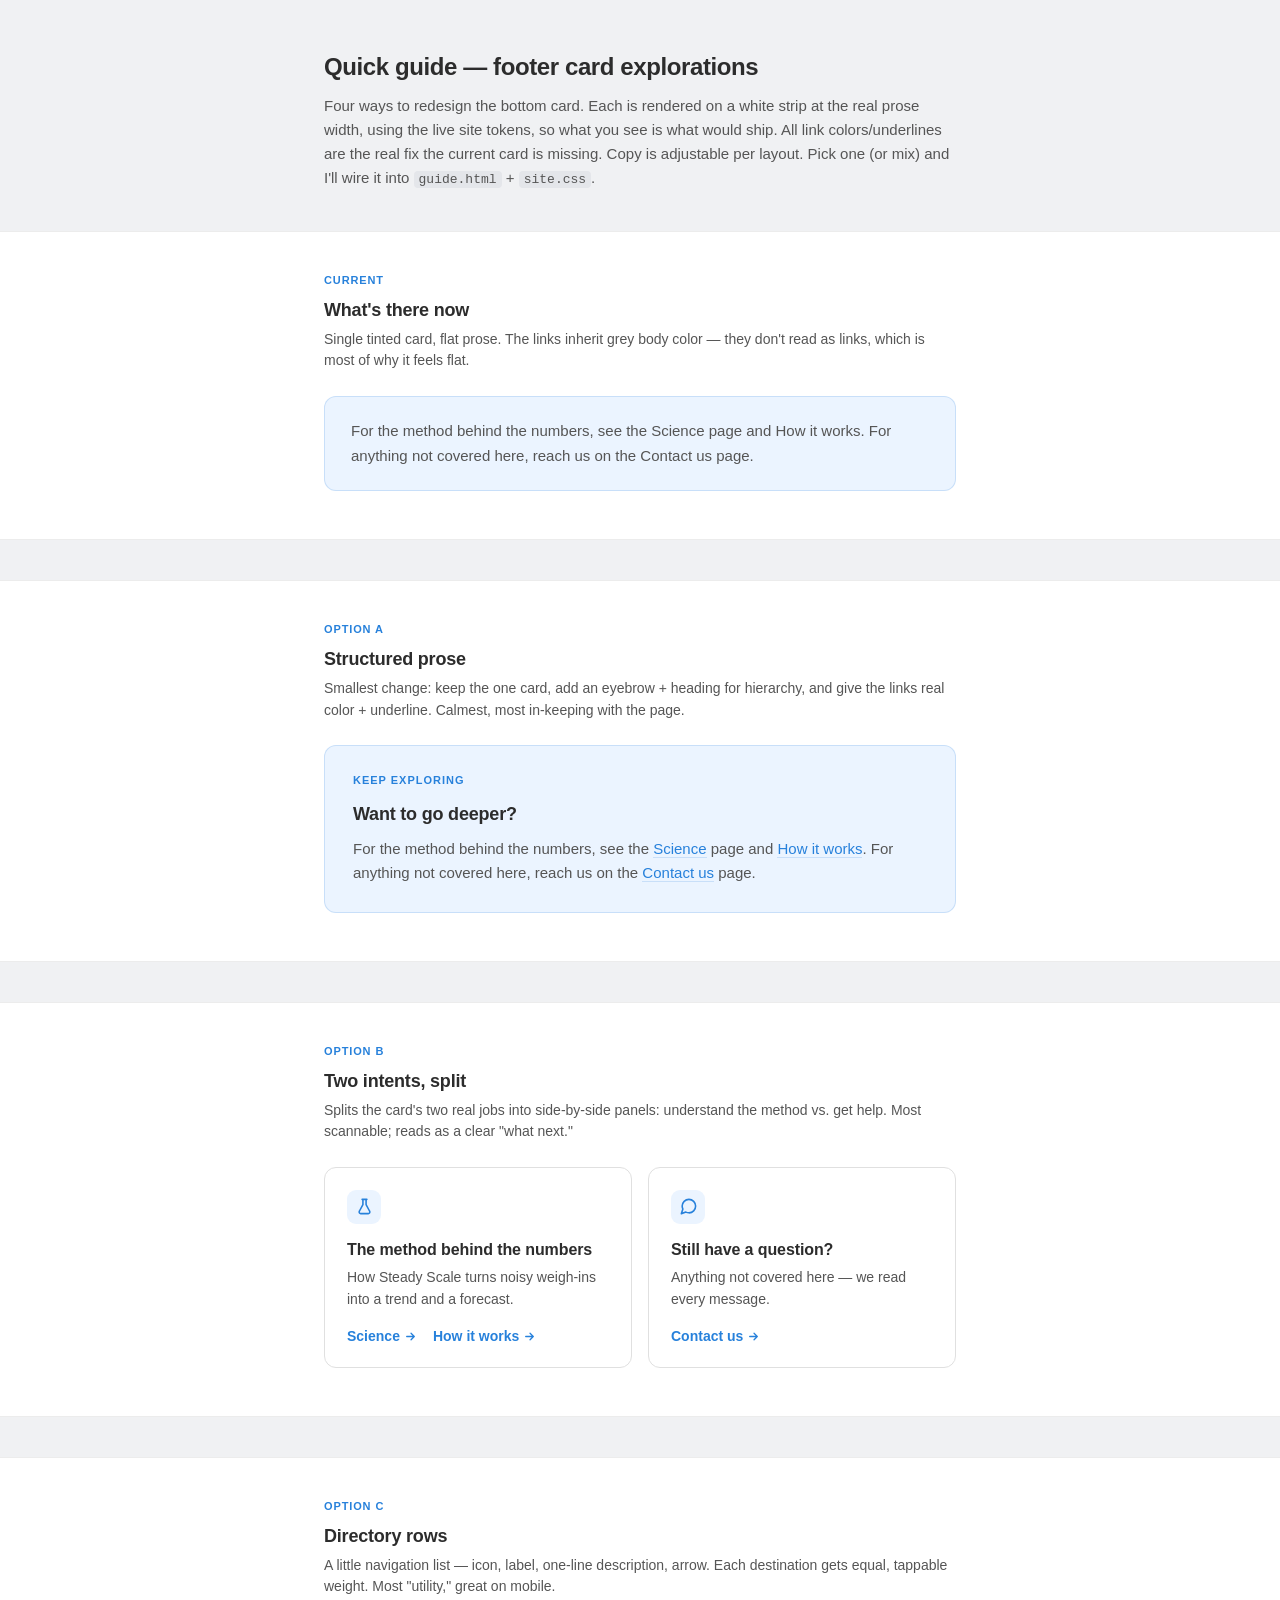
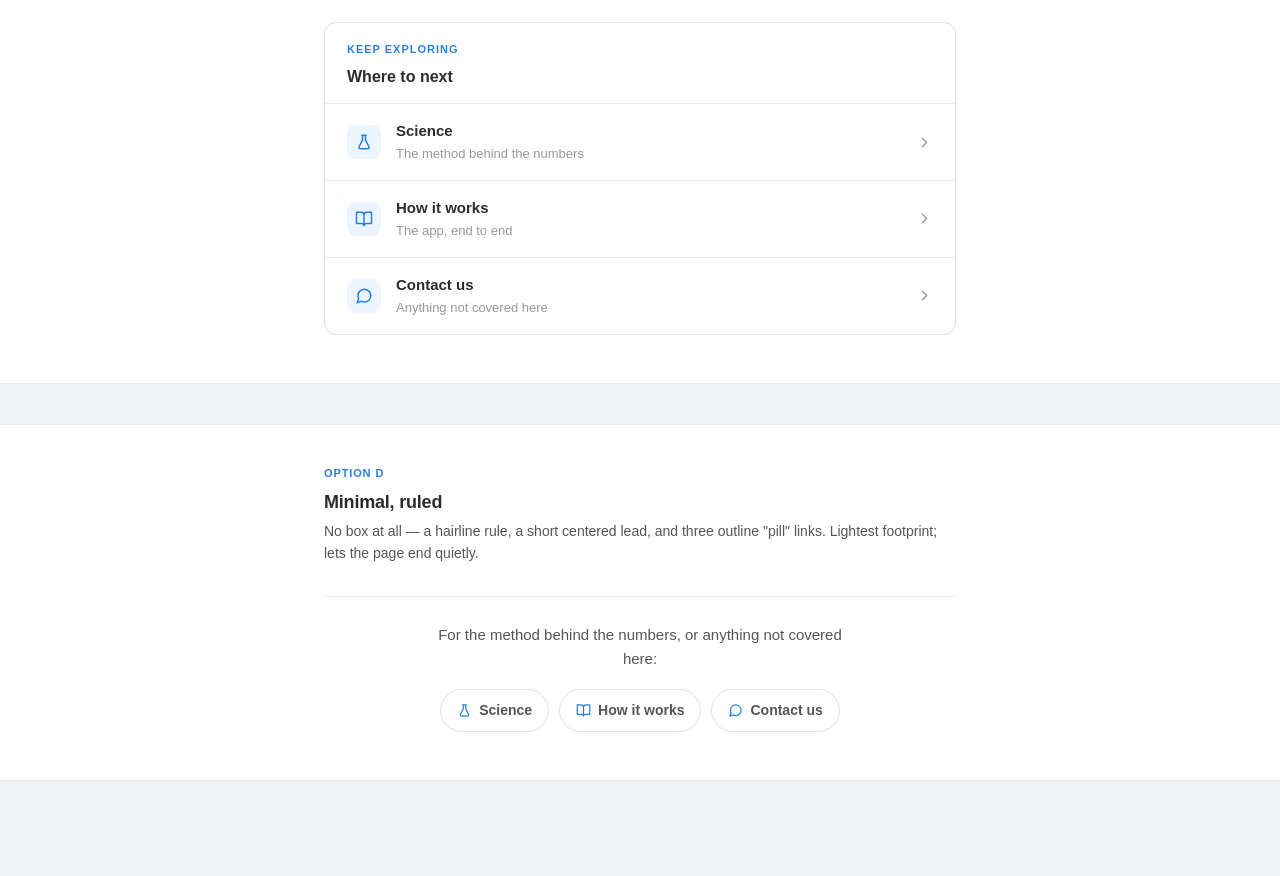
<file: _mockups/guide-footer.html>
<!DOCTYPE html>
<html lang="en">
<head>
<meta charset="UTF-8">
<meta name="viewport" content="width=device-width, initial-scale=1.0">
<title>Guide footer card — style explorations</title>
<style>
  /* Real Steady Scale tokens (from assets/site.css) so these render faithfully */
  :root {
    --bg: #FFFFFF;
    --surface: #F5F5F5;
    --surface-tint: #EBF4FF;
    --celebration-border: rgba(39, 129, 219, 0.18);
    --border: #E0E0E0;
    --border-soft: #ECECEC;
    --text: #2C2C2C;
    --secondary: #555555;
    --muted: #999999;
    --blue: #2781DB;
    --blue-deep: #1D65C4;
    --shadow-md: 0 1px 3px rgba(0,0,0,.05), 0 4px 16px rgba(0,0,0,.06);
    --radius-card: 12px;
    --maxw-prose: 680px;
  }
  * { box-sizing: border-box; margin: 0; padding: 0; }
  body {
    font-family: -apple-system, BlinkMacSystemFont, 'SF Pro Text', 'SF Pro Display', 'Helvetica Neue', Arial, sans-serif;
    color: var(--text);
    background: #F0F1F3;
    -webkit-font-smoothing: antialiased;
    line-height: 1.6;
    padding: 48px 0 96px;
  }
  .page-head { max-width: var(--maxw-prose); margin: 0 auto 8px; padding: 0 24px; }
  .page-head h1 { font-size: 24px; font-weight: 700; letter-spacing: -0.4px; }
  .page-head p { font-size: 15px; color: var(--secondary); margin-top: 8px; line-height: 1.6; }
  .page-head p code { background: #E4E6EA; border-radius: 4px; padding: 1px 5px; font-size: 13px; }

  /* Each variant sits on a white "page" strip, exactly as it would on the guide page */
  .stage { background: var(--bg); border-top: 1px solid var(--border-soft); border-bottom: 1px solid var(--border-soft); margin-top: 40px; padding: 40px 0 48px; }
  .stage-label { max-width: var(--maxw-prose); margin: 0 auto 4px; padding: 0 24px; }
  .stage-label .tag { font-size: 11px; font-weight: 700; letter-spacing: 0.08em; text-transform: uppercase; color: var(--blue); }
  .stage-label .name { font-size: 18px; font-weight: 700; letter-spacing: -0.2px; margin-top: 6px; }
  .stage-label .why { font-size: 14px; color: var(--secondary); margin-top: 4px; line-height: 1.55; }
  .stage-body { max-width: var(--maxw-prose); margin: 24px auto 0; padding: 0 24px; }

  /* Shared link treatment used across variants (the fix the current card lacks) */
  .lnk { color: var(--blue); text-decoration: none; border-bottom: 1px solid var(--celebration-border); font-weight: 500; }
  .lnk:hover { border-bottom-color: var(--blue); }

  /* =========================================================
     0 · CURRENT (baseline) — links inherit grey, no structure
     ========================================================= */
  .v-current { padding: 22px 26px; background: var(--surface-tint); border: 1px solid var(--celebration-border); border-radius: var(--radius-card); font-size: 15px; color: var(--secondary); line-height: 1.65; }
  .v-current a { color: inherit; text-decoration: none; }

  /* =========================================================
     A · STRUCTURED PROSE — eyebrow + heading + styled links.
     Smallest change; keeps one card, adds hierarchy.
     ========================================================= */
  .vA { padding: 26px 28px; background: var(--surface-tint); border: 1px solid var(--celebration-border); border-radius: var(--radius-card); }
  .vA .eyebrow { font-size: 11px; font-weight: 700; letter-spacing: 0.09em; text-transform: uppercase; color: var(--blue); margin-bottom: 10px; }
  .vA h3 { font-size: 18px; font-weight: 700; letter-spacing: -0.2px; color: var(--text); margin-bottom: 8px; }
  .vA p { font-size: 15px; color: var(--secondary); line-height: 1.65; }

  /* =========================================================
     B · TWO INTENTS, SPLIT — separates "go deeper" from "get help"
     ========================================================= */
  .vB { display: grid; grid-template-columns: 1fr 1fr; gap: 16px; }
  .vB .panel { background: var(--bg); border: 1px solid var(--border); border-radius: var(--radius-card); padding: 22px 22px 20px; display: flex; flex-direction: column; }
  .vB .panel .ico { width: 34px; height: 34px; border-radius: 9px; background: var(--surface-tint); color: var(--blue); display: flex; align-items: center; justify-content: center; margin-bottom: 13px; }
  .vB .panel .ico svg { width: 19px; height: 19px; }
  .vB .panel h3 { font-size: 16px; font-weight: 700; letter-spacing: -0.1px; margin-bottom: 5px; }
  .vB .panel p { font-size: 14px; color: var(--secondary); line-height: 1.55; margin-bottom: 14px; flex: 1; }
  .vB .panel .links { display: flex; flex-wrap: wrap; gap: 6px 16px; }
  .vB .panel .links a { font-size: 14px; font-weight: 600; color: var(--blue); text-decoration: none; display: inline-flex; align-items: center; gap: 4px; }
  .vB .panel .links a svg { width: 13px; height: 13px; }
  .vB .panel .links a:hover { color: var(--blue-deep); }

  /* =========================================================
     C · DIRECTORY ROWS — icon + label + desc + arrow, scannable list
     ========================================================= */
  .vC { background: var(--bg); border: 1px solid var(--border); border-radius: var(--radius-card); overflow: hidden; }
  .vC .head { padding: 18px 22px 14px; }
  .vC .head .eyebrow { font-size: 11px; font-weight: 700; letter-spacing: 0.09em; text-transform: uppercase; color: var(--blue); }
  .vC .head h3 { font-size: 16px; font-weight: 700; margin-top: 5px; }
  .vC .row { display: flex; align-items: center; gap: 15px; padding: 15px 22px; border-top: 1px solid var(--border-soft); text-decoration: none; color: inherit; transition: background 0.12s; }
  .vC .row:hover { background: var(--surface-tint); }
  .vC .row .ico { flex: 0 0 auto; width: 34px; height: 34px; border-radius: 9px; background: var(--surface-tint); color: var(--blue); display: flex; align-items: center; justify-content: center; }
  .vC .row .ico svg { width: 18px; height: 18px; }
  .vC .row .txt { flex: 1; min-width: 0; }
  .vC .row .txt .t { font-size: 15px; font-weight: 600; color: var(--text); }
  .vC .row .txt .d { font-size: 13px; color: var(--muted); margin-top: 1px; }
  .vC .row .arw { color: var(--muted); flex: 0 0 auto; }
  .vC .row:hover .arw { color: var(--blue); }
  .vC .row .arw svg { width: 17px; height: 17px; display: block; }

  /* =========================================================
     D · MINIMAL, RULED — hairline rule, centered lead, pill links.
     Airier, less "boxed."
     ========================================================= */
  .vD { text-align: center; padding: 8px 0 0; }
  .vD hr { border: 0; border-top: 1px solid var(--border-soft); margin: 0 0 26px; }
  .vD p { font-size: 15px; color: var(--secondary); max-width: 440px; margin: 0 auto 18px; line-height: 1.6; }
  .vD .pills { display: flex; justify-content: center; flex-wrap: wrap; gap: 10px; }
  .vD .pill { display: inline-flex; align-items: center; gap: 7px; font-size: 14px; font-weight: 600; color: var(--secondary); text-decoration: none; border: 1px solid var(--border); border-radius: 999px; padding: 9px 16px; transition: all 0.12s; }
  .vD .pill svg { width: 15px; height: 15px; color: var(--blue); }
  .vD .pill:hover { border-color: var(--blue); color: var(--blue); background: var(--surface-tint); }

  @media (max-width: 560px) {
    .vB { grid-template-columns: 1fr; }
  }
</style>
</head>
<body>

<div class="page-head">
  <h1>Quick guide — footer card explorations</h1>
  <p>Four ways to redesign the bottom card. Each is rendered on a white strip at the real prose width, using the live site tokens, so what you see is what would ship. All link colors/underlines are the real fix the current card is missing. Copy is adjustable per layout. Pick one (or mix) and I'll wire it into <code>guide.html</code> + <code>site.css</code>.</p>
</div>

<!-- 0 · CURRENT -->
<div class="stage">
  <div class="stage-label">
    <div class="tag">Current</div>
    <div class="name">What's there now</div>
    <div class="why">Single tinted card, flat prose. The links inherit grey body color — they don't read as links, which is most of why it feels flat.</div>
  </div>
  <div class="stage-body">
    <div class="v-current">
      For the method behind the numbers, see the <a href="#">Science</a> page and <a href="#">How it works</a>. For anything not covered here, reach us on the <a href="#">Contact us</a> page.
    </div>
  </div>
</div>

<!-- A · STRUCTURED PROSE -->
<div class="stage">
  <div class="stage-label">
    <div class="tag">Option A</div>
    <div class="name">Structured prose</div>
    <div class="why">Smallest change: keep the one card, add an eyebrow + heading for hierarchy, and give the links real color + underline. Calmest, most in-keeping with the page.</div>
  </div>
  <div class="stage-body">
    <div class="vA">
      <div class="eyebrow">Keep exploring</div>
      <h3>Want to go deeper?</h3>
      <p>For the method behind the numbers, see the <a class="lnk" href="#">Science</a> page and <a class="lnk" href="#">How it works</a>. For anything not covered here, reach us on the <a class="lnk" href="#">Contact us</a> page.</p>
    </div>
  </div>
</div>

<!-- B · TWO INTENTS, SPLIT -->
<div class="stage">
  <div class="stage-label">
    <div class="tag">Option B</div>
    <div class="name">Two intents, split</div>
    <div class="why">Splits the card's two real jobs into side-by-side panels: understand the method vs. get help. Most scannable; reads as a clear "what next."</div>
  </div>
  <div class="stage-body">
    <div class="vB">
      <div class="panel">
        <div class="ico"><svg viewBox="0 0 24 24" fill="none" stroke="currentColor" stroke-width="2" stroke-linecap="round" stroke-linejoin="round"><path d="M9 3h6M10 3v6.5L5.5 18a2 2 0 0 0 1.8 3h9.4a2 2 0 0 0 1.8-3L14 9.5V3"/></svg></div>
        <h3>The method behind the numbers</h3>
        <p>How Steady Scale turns noisy weigh-ins into a trend and a forecast.</p>
        <div class="links">
          <a href="#">Science <svg viewBox="0 0 24 24" fill="none" stroke="currentColor" stroke-width="2.4" stroke-linecap="round" stroke-linejoin="round"><path d="M5 12h14M13 6l6 6-6 6"/></svg></a>
          <a href="#">How it works <svg viewBox="0 0 24 24" fill="none" stroke="currentColor" stroke-width="2.4" stroke-linecap="round" stroke-linejoin="round"><path d="M5 12h14M13 6l6 6-6 6"/></svg></a>
        </div>
      </div>
      <div class="panel">
        <div class="ico"><svg viewBox="0 0 24 24" fill="none" stroke="currentColor" stroke-width="2" stroke-linecap="round" stroke-linejoin="round"><path d="M21 11.5a8.38 8.38 0 0 1-8.5 8.5 8.38 8.38 0 0 1-3.8-.9L3 21l1.9-5.7a8.38 8.38 0 0 1-.9-3.8A8.5 8.5 0 0 1 12.5 3 8.5 8.5 0 0 1 21 11.5z"/></svg></div>
        <h3>Still have a question?</h3>
        <p>Anything not covered here — we read every message.</p>
        <div class="links">
          <a href="#">Contact us <svg viewBox="0 0 24 24" fill="none" stroke="currentColor" stroke-width="2.4" stroke-linecap="round" stroke-linejoin="round"><path d="M5 12h14M13 6l6 6-6 6"/></svg></a>
        </div>
      </div>
    </div>
  </div>
</div>

<!-- C · DIRECTORY ROWS -->
<div class="stage">
  <div class="stage-label">
    <div class="tag">Option C</div>
    <div class="name">Directory rows</div>
    <div class="why">A little navigation list — icon, label, one-line description, arrow. Each destination gets equal, tappable weight. Most "utility," great on mobile.</div>
  </div>
  <div class="stage-body">
    <div class="vC">
      <div class="head">
        <div class="eyebrow">Keep exploring</div>
        <h3>Where to next</h3>
      </div>
      <a class="row" href="#">
        <div class="ico"><svg viewBox="0 0 24 24" fill="none" stroke="currentColor" stroke-width="2" stroke-linecap="round" stroke-linejoin="round"><path d="M9 3h6M10 3v6.5L5.5 18a2 2 0 0 0 1.8 3h9.4a2 2 0 0 0 1.8-3L14 9.5V3"/></svg></div>
        <div class="txt"><div class="t">Science</div><div class="d">The method behind the numbers</div></div>
        <span class="arw"><svg viewBox="0 0 24 24" fill="none" stroke="currentColor" stroke-width="2" stroke-linecap="round" stroke-linejoin="round"><path d="M9 6l6 6-6 6"/></svg></span>
      </a>
      <a class="row" href="#">
        <div class="ico"><svg viewBox="0 0 24 24" fill="none" stroke="currentColor" stroke-width="2" stroke-linecap="round" stroke-linejoin="round"><path d="M2 3h6a4 4 0 0 1 4 4v14a3 3 0 0 0-3-3H2zM22 3h-6a4 4 0 0 0-4 4v14a3 3 0 0 1 3-3h7z"/></svg></div>
        <div class="txt"><div class="t">How it works</div><div class="d">The app, end to end</div></div>
        <span class="arw"><svg viewBox="0 0 24 24" fill="none" stroke="currentColor" stroke-width="2" stroke-linecap="round" stroke-linejoin="round"><path d="M9 6l6 6-6 6"/></svg></span>
      </a>
      <a class="row" href="#">
        <div class="ico"><svg viewBox="0 0 24 24" fill="none" stroke="currentColor" stroke-width="2" stroke-linecap="round" stroke-linejoin="round"><path d="M21 11.5a8.38 8.38 0 0 1-8.5 8.5 8.38 8.38 0 0 1-3.8-.9L3 21l1.9-5.7a8.38 8.38 0 0 1-.9-3.8A8.5 8.5 0 0 1 12.5 3 8.5 8.5 0 0 1 21 11.5z"/></svg></div>
        <div class="txt"><div class="t">Contact us</div><div class="d">Anything not covered here</div></div>
        <span class="arw"><svg viewBox="0 0 24 24" fill="none" stroke="currentColor" stroke-width="2" stroke-linecap="round" stroke-linejoin="round"><path d="M9 6l6 6-6 6"/></svg></span>
      </a>
    </div>
  </div>
</div>

<!-- D · MINIMAL, RULED -->
<div class="stage">
  <div class="stage-label">
    <div class="tag">Option D</div>
    <div class="name">Minimal, ruled</div>
    <div class="why">No box at all — a hairline rule, a short centered lead, and three outline "pill" links. Lightest footprint; lets the page end quietly.</div>
  </div>
  <div class="stage-body">
    <div class="vD">
      <hr>
      <p>For the method behind the numbers, or anything not covered here:</p>
      <div class="pills">
        <a class="pill" href="#"><svg viewBox="0 0 24 24" fill="none" stroke="currentColor" stroke-width="2" stroke-linecap="round" stroke-linejoin="round"><path d="M9 3h6M10 3v6.5L5.5 18a2 2 0 0 0 1.8 3h9.4a2 2 0 0 0 1.8-3L14 9.5V3"/></svg> Science</a>
        <a class="pill" href="#"><svg viewBox="0 0 24 24" fill="none" stroke="currentColor" stroke-width="2" stroke-linecap="round" stroke-linejoin="round"><path d="M2 3h6a4 4 0 0 1 4 4v14a3 3 0 0 0-3-3H2zM22 3h-6a4 4 0 0 0-4 4v14a3 3 0 0 1 3-3h7z"/></svg> How it works</a>
        <a class="pill" href="#"><svg viewBox="0 0 24 24" fill="none" stroke="currentColor" stroke-width="2" stroke-linecap="round" stroke-linejoin="round"><path d="M21 11.5a8.38 8.38 0 0 1-8.5 8.5 8.38 8.38 0 0 1-3.8-.9L3 21l1.9-5.7a8.38 8.38 0 0 1-.9-3.8A8.5 8.5 0 0 1 12.5 3 8.5 8.5 0 0 1 21 11.5z"/></svg> Contact us</a>
      </div>
    </div>
  </div>
</div>

</body>
</html>
</file>
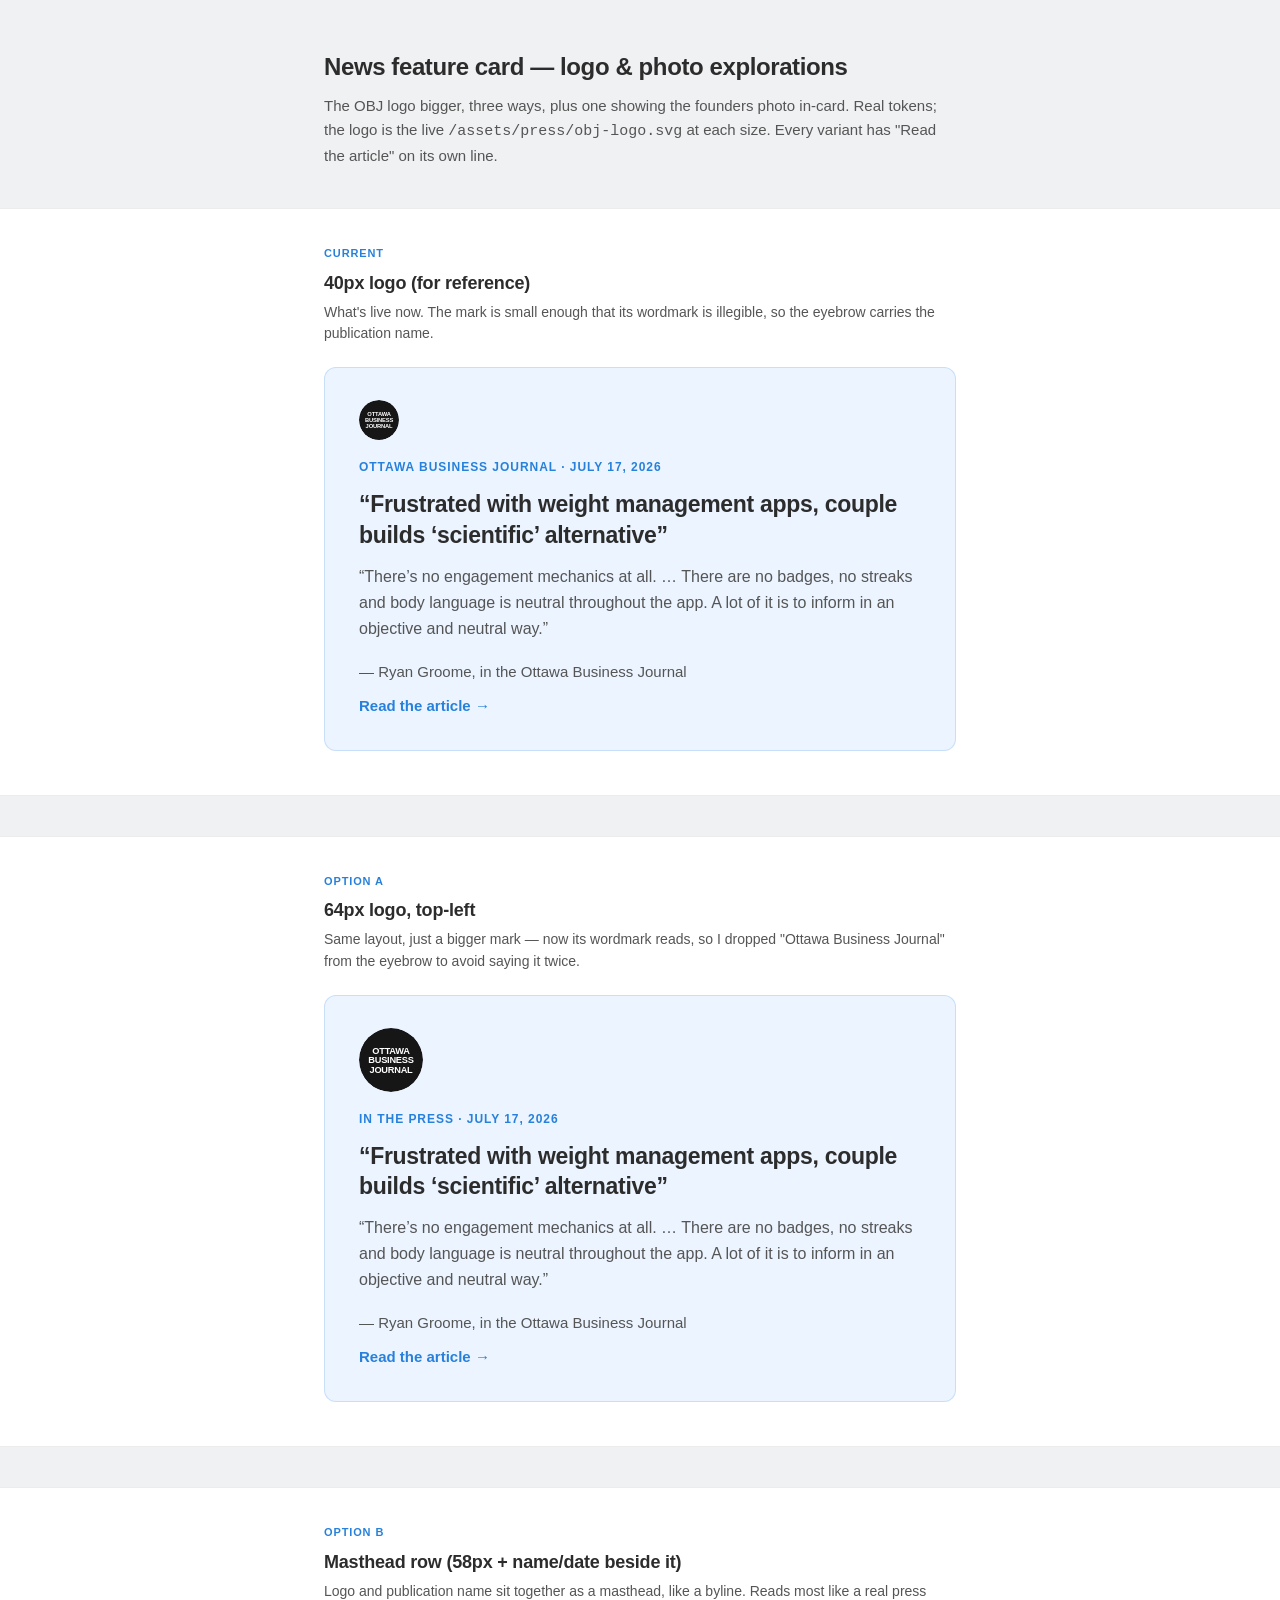
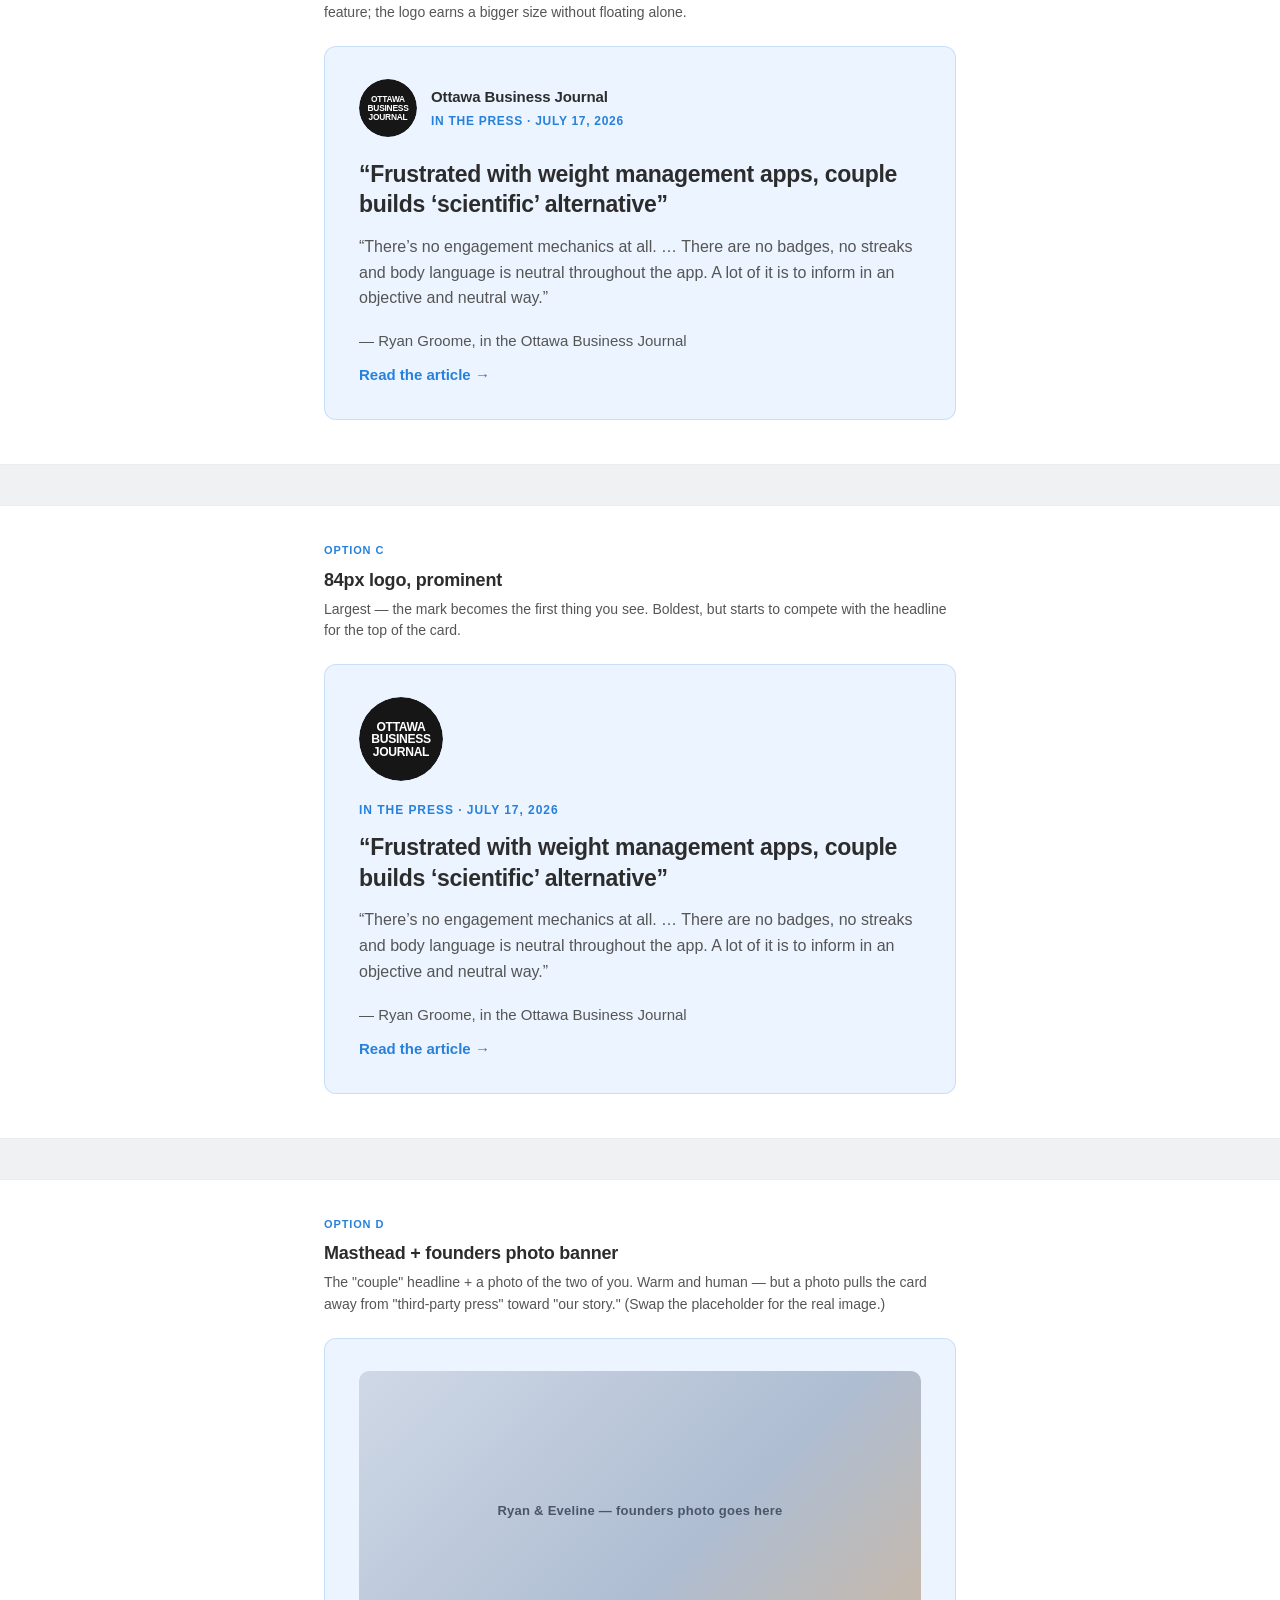
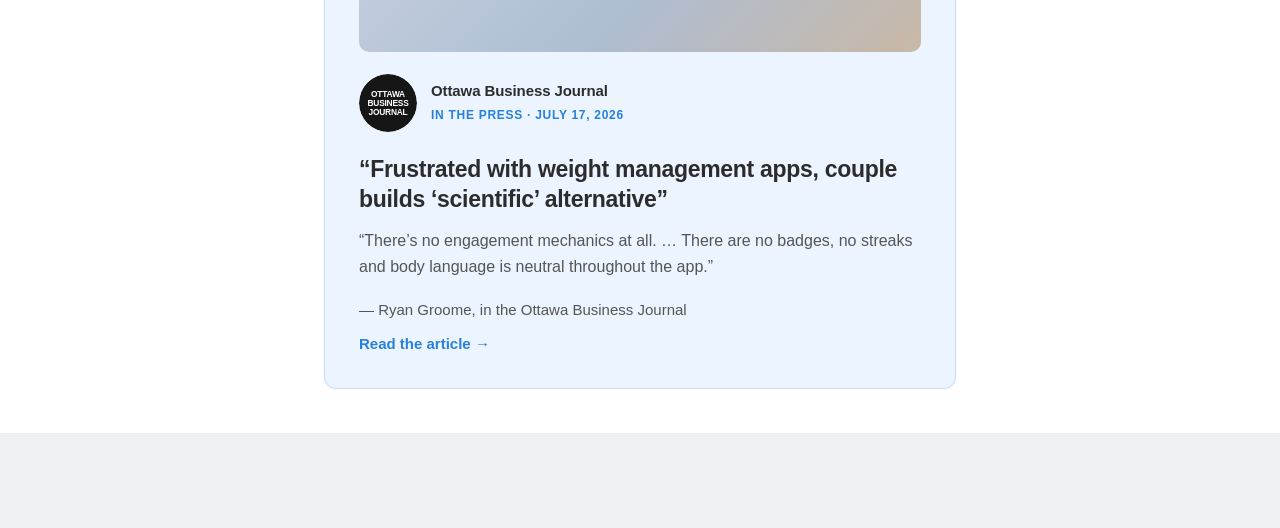
<file: _mockups/news-card.html>
<!DOCTYPE html>
<html lang="en">
<head>
<meta charset="UTF-8">
<meta name="viewport" content="width=device-width, initial-scale=1.0">
<title>News feature card — logo & photo explorations</title>
<style>
  :root {
    --bg: #FFFFFF; --surface: #F5F5F5; --surface-tint: #EBF4FF;
    --celebration-border: rgba(39, 129, 219, 0.18);
    --border: #E0E0E0; --border-soft: #ECECEC;
    --text: #2C2C2C; --secondary: #555555; --muted: #999999;
    --blue: #2781DB; --blue-deep: #1D65C4;
    --shadow-md: 0 1px 3px rgba(0,0,0,.05), 0 4px 16px rgba(0,0,0,.06);
    --radius-card: 12px; --maxw-prose: 680px;
  }
  * { box-sizing: border-box; margin: 0; padding: 0; }
  body { font-family: -apple-system, BlinkMacSystemFont, 'SF Pro Text', 'Helvetica Neue', Arial, sans-serif; color: var(--text); background: #F0F1F3; -webkit-font-smoothing: antialiased; line-height: 1.6; padding: 48px 0 96px; }
  .page-head { max-width: var(--maxw-prose); margin: 0 auto; padding: 0 24px; }
  .page-head h1 { font-size: 24px; font-weight: 700; letter-spacing: -0.4px; }
  .page-head p { font-size: 15px; color: var(--secondary); margin-top: 8px; }

  .stage { background: var(--bg); border-top: 1px solid var(--border-soft); border-bottom: 1px solid var(--border-soft); margin-top: 40px; padding: 36px 0 44px; }
  .stage-label { max-width: var(--maxw-prose); margin: 0 auto; padding: 0 24px; }
  .stage-label .tag { font-size: 11px; font-weight: 700; letter-spacing: 0.08em; text-transform: uppercase; color: var(--blue); }
  .stage-label .name { font-size: 18px; font-weight: 700; letter-spacing: -0.2px; margin-top: 6px; }
  .stage-label .why { font-size: 14px; color: var(--secondary); margin-top: 4px; line-height: 1.55; }
  .stage-body { max-width: var(--maxw-prose); margin: 22px auto 0; padding: 0 24px; }

  /* Shared card shell (real .news-feature-card) */
  .card { display: block; background: var(--surface-tint); border: 1px solid var(--celebration-border); border-radius: var(--radius-card); padding: 32px 34px; text-decoration: none; color: inherit; }
  .eyebrow { font-size: 12px; font-weight: 700; letter-spacing: 0.08em; text-transform: uppercase; color: var(--blue); margin-bottom: 12px; }
  .headline { font-size: 23px; font-weight: 700; line-height: 1.32; letter-spacing: -0.3px; color: var(--text); margin-bottom: 14px; }
  .excerpt { font-size: 16px; color: var(--secondary); line-height: 1.62; margin-bottom: 18px; }
  .source { font-size: 15px; color: var(--secondary); }
  .cta { margin-top: 10px; font-size: 15px; font-weight: 600; color: var(--blue); }
  .logo { display: block; border-radius: 50%; }

  /* Reference: current 40px */
  .l40 { height: 40px; width: 40px; margin-bottom: 18px; }
  /* Bigger top-left */
  .l64 { height: 64px; width: 64px; margin-bottom: 18px; }
  .l84 { height: 84px; width: 84px; margin-bottom: 20px; }

  /* Masthead header row */
  .masthead { display: flex; align-items: center; gap: 14px; margin-bottom: 22px; }
  .masthead .logo { height: 58px; width: 58px; margin: 0; flex: none; }
  .masthead .mh-text .mh-name { font-size: 15px; font-weight: 700; color: var(--text); letter-spacing: -0.1px; }
  .masthead .mh-text .mh-meta { font-size: 12px; font-weight: 700; letter-spacing: 0.06em; text-transform: uppercase; color: var(--blue); margin-top: 3px; }

  /* Photo variant — top banner */
  .photo-banner { width: 100%; aspect-ratio: 16 / 8; border-radius: 10px; margin-bottom: 22px; background: linear-gradient(135deg, #cfd8e6, #aebdd2 60%, #c9b8a6); display: flex; align-items: center; justify-content: center; color: #4a5568; font-size: 13px; font-weight: 600; letter-spacing: 0.02em; overflow: hidden; }
  .photo-banner img { width: 100%; height: 100%; object-fit: cover; object-position: center 30%; }

  @media (max-width: 560px) { .headline { font-size: 20px; } }
</style>
</head>
<body>

<div class="page-head">
  <h1>News feature card — logo &amp; photo explorations</h1>
  <p>The OBJ logo bigger, three ways, plus one showing the founders photo in-card. Real tokens; the logo is the live <code>/assets/press/obj-logo.svg</code> at each size. Every variant has "Read the article" on its own line.</p>
</div>

<!-- REFERENCE -->
<div class="stage">
  <div class="stage-label"><div class="tag">Current</div><div class="name">40px logo (for reference)</div><div class="why">What's live now. The mark is small enough that its wordmark is illegible, so the eyebrow carries the publication name.</div></div>
  <div class="stage-body">
    <a class="card">
      <img class="logo l40" src="/assets/press/obj-logo.svg" alt="Ottawa Business Journal">
      <div class="eyebrow">Ottawa Business Journal · July 17, 2026</div>
      <p class="headline">“Frustrated with weight management apps, couple builds ‘scientific’ alternative”</p>
      <p class="excerpt">“There’s no engagement mechanics at all. … There are no badges, no streaks and body language is neutral throughout the app. A lot of it is to inform in an objective and neutral way.”</p>
      <div class="source">— Ryan Groome, in the Ottawa Business Journal</div>
      <div class="cta">Read the article →</div>
    </a>
  </div>
</div>

<!-- A -->
<div class="stage">
  <div class="stage-label"><div class="tag">Option A</div><div class="name">64px logo, top-left</div><div class="why">Same layout, just a bigger mark — now its wordmark reads, so I dropped "Ottawa Business Journal" from the eyebrow to avoid saying it twice.</div></div>
  <div class="stage-body">
    <a class="card">
      <img class="logo l64" src="/assets/press/obj-logo.svg" alt="Ottawa Business Journal">
      <div class="eyebrow">In the press · July 17, 2026</div>
      <p class="headline">“Frustrated with weight management apps, couple builds ‘scientific’ alternative”</p>
      <p class="excerpt">“There’s no engagement mechanics at all. … There are no badges, no streaks and body language is neutral throughout the app. A lot of it is to inform in an objective and neutral way.”</p>
      <div class="source">— Ryan Groome, in the Ottawa Business Journal</div>
      <div class="cta">Read the article →</div>
    </a>
  </div>
</div>

<!-- B -->
<div class="stage">
  <div class="stage-label"><div class="tag">Option B</div><div class="name">Masthead row (58px + name/date beside it)</div><div class="why">Logo and publication name sit together as a masthead, like a byline. Reads most like a real press feature; the logo earns a bigger size without floating alone.</div></div>
  <div class="stage-body">
    <a class="card">
      <div class="masthead">
        <img class="logo" src="/assets/press/obj-logo.svg" alt="Ottawa Business Journal">
        <div class="mh-text">
          <div class="mh-name">Ottawa Business Journal</div>
          <div class="mh-meta">In the press · July 17, 2026</div>
        </div>
      </div>
      <p class="headline">“Frustrated with weight management apps, couple builds ‘scientific’ alternative”</p>
      <p class="excerpt">“There’s no engagement mechanics at all. … There are no badges, no streaks and body language is neutral throughout the app. A lot of it is to inform in an objective and neutral way.”</p>
      <div class="source">— Ryan Groome, in the Ottawa Business Journal</div>
      <div class="cta">Read the article →</div>
    </a>
  </div>
</div>

<!-- C -->
<div class="stage">
  <div class="stage-label"><div class="tag">Option C</div><div class="name">84px logo, prominent</div><div class="why">Largest — the mark becomes the first thing you see. Boldest, but starts to compete with the headline for the top of the card.</div></div>
  <div class="stage-body">
    <a class="card">
      <img class="logo l84" src="/assets/press/obj-logo.svg" alt="Ottawa Business Journal">
      <div class="eyebrow">In the press · July 17, 2026</div>
      <p class="headline">“Frustrated with weight management apps, couple builds ‘scientific’ alternative”</p>
      <p class="excerpt">“There’s no engagement mechanics at all. … There are no badges, no streaks and body language is neutral throughout the app. A lot of it is to inform in an objective and neutral way.”</p>
      <div class="source">— Ryan Groome, in the Ottawa Business Journal</div>
      <div class="cta">Read the article →</div>
    </a>
  </div>
</div>

<!-- D -->
<div class="stage">
  <div class="stage-label"><div class="tag">Option D</div><div class="name">Masthead + founders photo banner</div><div class="why">The "couple" headline + a photo of the two of you. Warm and human — but a photo pulls the card away from "third-party press" toward "our story." (Swap the placeholder for the real image.)</div></div>
  <div class="stage-body">
    <a class="card">
      <div class="photo-banner">Ryan &amp; Eveline — founders photo goes here</div>
      <div class="masthead">
        <img class="logo" src="/assets/press/obj-logo.svg" alt="Ottawa Business Journal">
        <div class="mh-text">
          <div class="mh-name">Ottawa Business Journal</div>
          <div class="mh-meta">In the press · July 17, 2026</div>
        </div>
      </div>
      <p class="headline">“Frustrated with weight management apps, couple builds ‘scientific’ alternative”</p>
      <p class="excerpt">“There’s no engagement mechanics at all. … There are no badges, no streaks and body language is neutral throughout the app.”</p>
      <div class="source">— Ryan Groome, in the Ottawa Business Journal</div>
      <div class="cta">Read the article →</div>
    </a>
  </div>
</div>

</body>
</html>
</file>
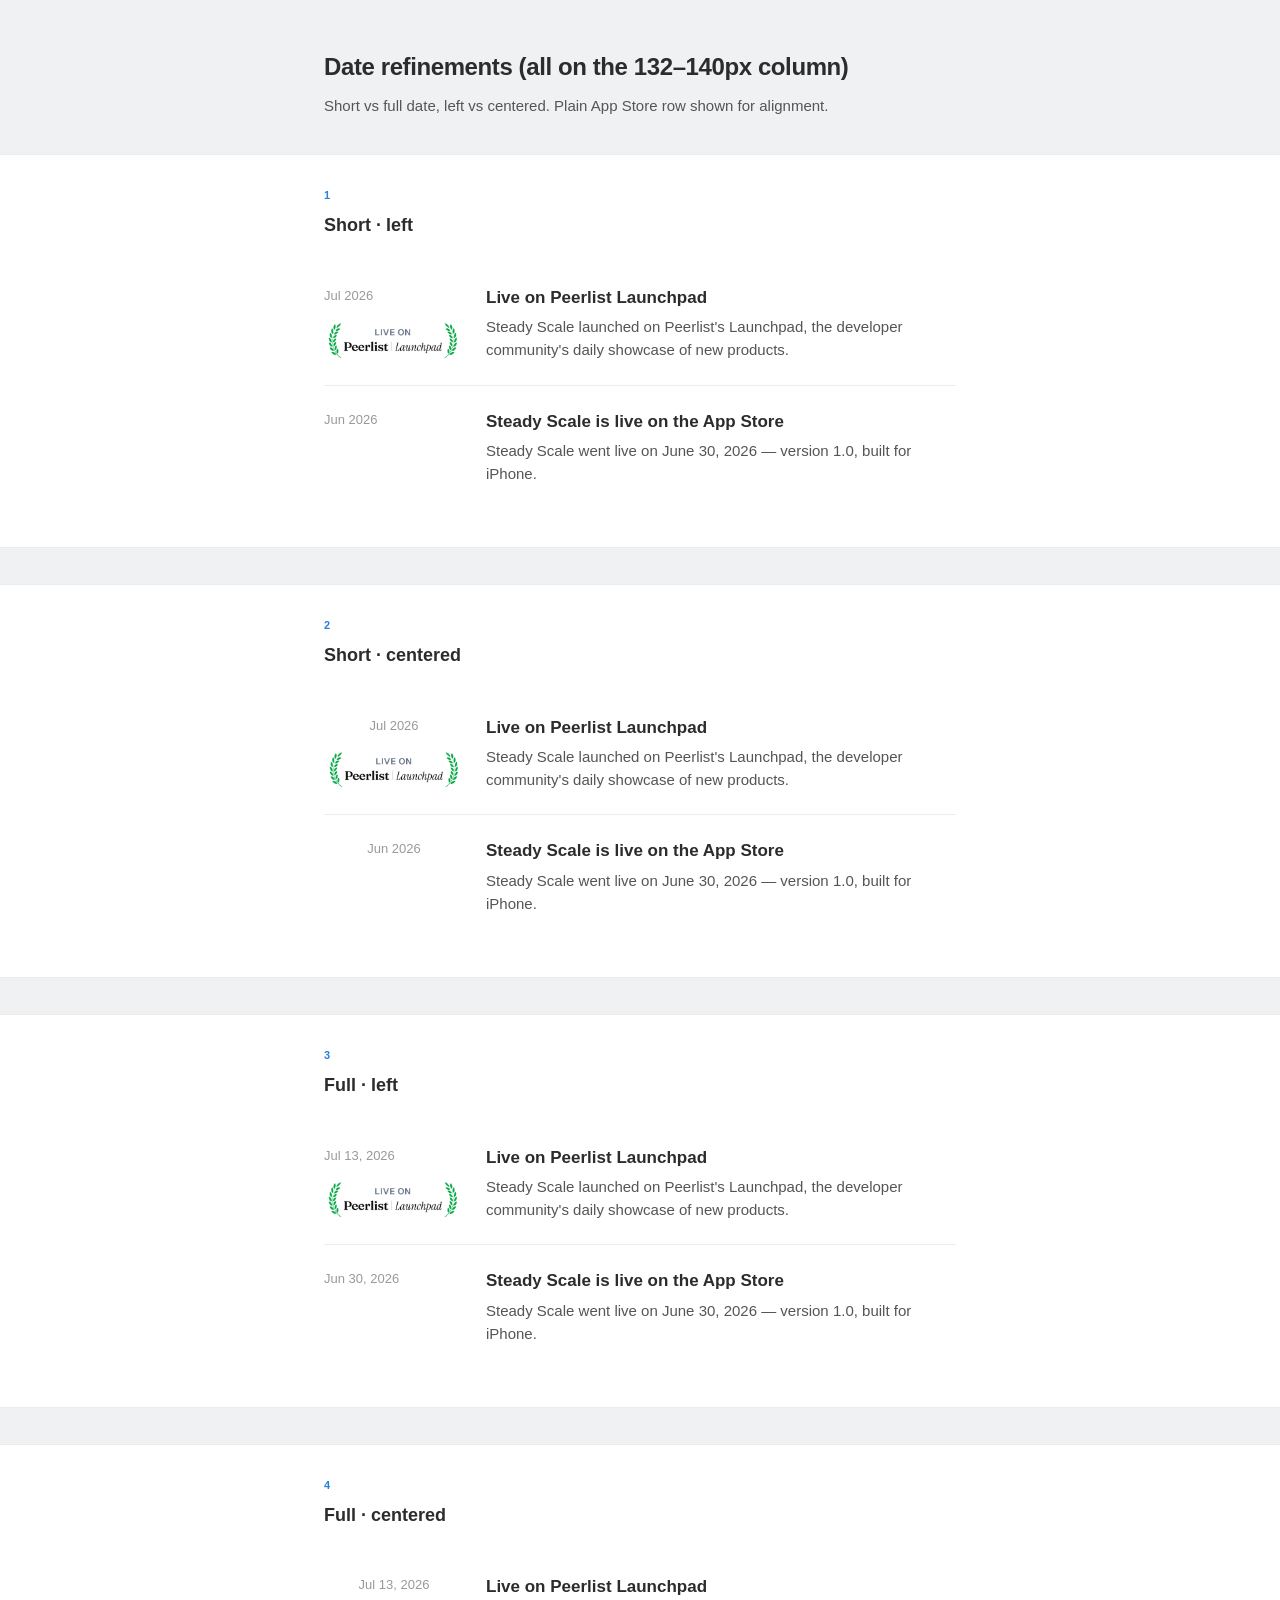
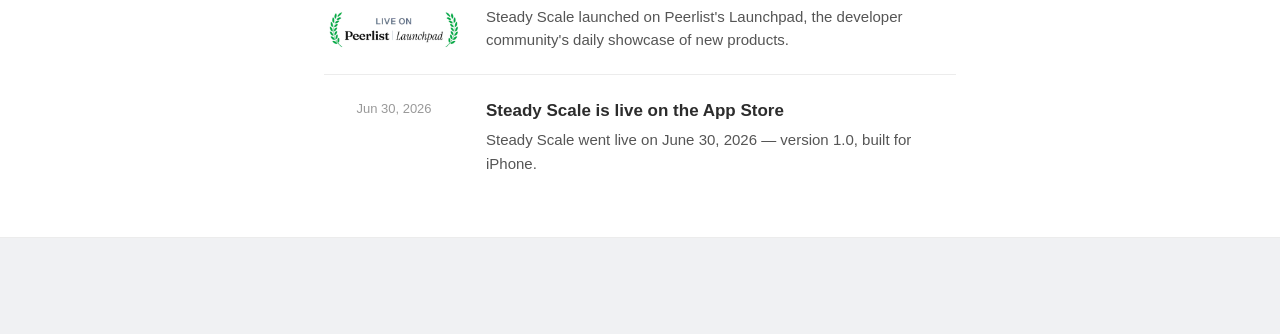
<file: _mockups/news-peerlist.html>
<!DOCTYPE html>
<html lang="en">
<head>
<meta charset="UTF-8">
<meta name="viewport" content="width=device-width, initial-scale=1.0">
<title>Peerlist news entry — date refinements</title>
<style>
  :root{--bg:#FFFFFF;--border-soft:#ECECEC;--text:#2C2C2C;--secondary:#555555;--muted:#999999;--blue:#2781DB;--maxw-prose:680px;--datecol:140px}
  *{box-sizing:border-box;margin:0;padding:0}
  body{font-family:-apple-system,BlinkMacSystemFont,'SF Pro Text','Helvetica Neue',Arial,sans-serif;color:var(--text);background:#F0F1F3;-webkit-font-smoothing:antialiased;line-height:1.6;padding:48px 0 96px}
  .page-head{max-width:var(--maxw-prose);margin:0 auto;padding:0 24px}
  .page-head h1{font-size:24px;font-weight:700;letter-spacing:-.4px}
  .page-head p{font-size:15px;color:var(--secondary);margin-top:8px}
  .stage{background:var(--bg);border-top:1px solid var(--border-soft);border-bottom:1px solid var(--border-soft);margin-top:36px;padding:32px 0 40px}
  .stage-label{max-width:var(--maxw-prose);margin:0 auto;padding:0 24px}
  .stage-label .tag{font-size:11px;font-weight:700;letter-spacing:.08em;text-transform:uppercase;color:var(--blue)}
  .stage-label .name{font-size:18px;font-weight:700;margin-top:6px}
  .stage-body{max-width:var(--maxw-prose);margin:22px auto 0;padding:0 24px}

  .item{display:flex;gap:22px;padding:22px 0;border-top:1px solid var(--border-soft)}
  .item:first-child{border-top:none}
  .left{flex:0 0 var(--datecol)}
  .date{font-size:13px;color:var(--muted);padding-top:2px}
  .body{flex:1;min-width:0}
  .title{font-size:17px;font-weight:600;color:var(--text);margin-bottom:4px}
  .title a{color:inherit;text-decoration:none}
  .desc{font-size:15px;color:var(--secondary);line-height:1.55}
  .badge{margin-top:12px}
  .badge img{height:44px;width:auto;display:block}

  .ctr .left{text-align:center}
  .ctr .badge img{margin-left:auto;margin-right:auto}
</style>
</head>
<body>
<div class="page-head">
  <h1>Date refinements (all on the 132–140px column)</h1>
  <p>Short vs full date, left vs centered. Plain App Store row shown for alignment.</p>
</div>

<div class="stage">
  <div class="stage-label"><div class="tag">1</div><div class="name">Short · left</div></div>
  <div class="stage-body">
    <div class="item"><div class="left"><div class="date">Jul 2026</div><div class="badge"><a href="#"><img src="/assets/press/peer_list.png" alt="Live on Peerlist Launchpad"></a></div></div><div class="body"><div class="title"><a href="#">Live on Peerlist Launchpad</a></div><div class="desc">Steady Scale launched on Peerlist's Launchpad, the developer community's daily showcase of new products.</div></div></div>
    <div class="item"><div class="left"><div class="date">Jun 2026</div></div><div class="body"><div class="title"><a href="#">Steady Scale is live on the App Store</a></div><div class="desc">Steady Scale went live on June 30, 2026 — version 1.0, built for iPhone.</div></div></div>
  </div>
</div>

<div class="stage">
  <div class="stage-label"><div class="tag">2</div><div class="name">Short · centered</div></div>
  <div class="stage-body ctr">
    <div class="item"><div class="left"><div class="date">Jul 2026</div><div class="badge"><a href="#"><img src="/assets/press/peer_list.png" alt="Live on Peerlist Launchpad"></a></div></div><div class="body"><div class="title"><a href="#">Live on Peerlist Launchpad</a></div><div class="desc">Steady Scale launched on Peerlist's Launchpad, the developer community's daily showcase of new products.</div></div></div>
    <div class="item"><div class="left"><div class="date">Jun 2026</div></div><div class="body"><div class="title"><a href="#">Steady Scale is live on the App Store</a></div><div class="desc">Steady Scale went live on June 30, 2026 — version 1.0, built for iPhone.</div></div></div>
  </div>
</div>

<div class="stage">
  <div class="stage-label"><div class="tag">3</div><div class="name">Full · left</div></div>
  <div class="stage-body">
    <div class="item"><div class="left"><div class="date">Jul 13, 2026</div><div class="badge"><a href="#"><img src="/assets/press/peer_list.png" alt="Live on Peerlist Launchpad"></a></div></div><div class="body"><div class="title"><a href="#">Live on Peerlist Launchpad</a></div><div class="desc">Steady Scale launched on Peerlist's Launchpad, the developer community's daily showcase of new products.</div></div></div>
    <div class="item"><div class="left"><div class="date">Jun 30, 2026</div></div><div class="body"><div class="title"><a href="#">Steady Scale is live on the App Store</a></div><div class="desc">Steady Scale went live on June 30, 2026 — version 1.0, built for iPhone.</div></div></div>
  </div>
</div>

<div class="stage">
  <div class="stage-label"><div class="tag">4</div><div class="name">Full · centered</div></div>
  <div class="stage-body ctr">
    <div class="item"><div class="left"><div class="date">Jul 13, 2026</div><div class="badge"><a href="#"><img src="/assets/press/peer_list.png" alt="Live on Peerlist Launchpad"></a></div></div><div class="body"><div class="title"><a href="#">Live on Peerlist Launchpad</a></div><div class="desc">Steady Scale launched on Peerlist's Launchpad, the developer community's daily showcase of new products.</div></div></div>
    <div class="item"><div class="left"><div class="date">Jun 30, 2026</div></div><div class="body"><div class="title"><a href="#">Steady Scale is live on the App Store</a></div><div class="desc">Steady Scale went live on June 30, 2026 — version 1.0, built for iPhone.</div></div></div>
  </div>
</div>
</body>
</html>
</file>
<file: assets/site.css>
/* ============================================================
   Steady Scale — shared site stylesheet
   Design system + chrome (nav/footer) + reusable page components.
   Linked by the content pages (how-it-works, science, guide,
   about, news). The original pages (index, support, privacy,
   terms, licenses) still self-contain their CSS; migrating them
   here is optional follow-up.
   ============================================================ */

:root {
  --bg: #FFFFFF;
  --surface: #F5F5F5;
  --surface-tint: #EBF4FF;
  --celebration-border: rgba(39, 129, 219, 0.18);
  --border: #E0E0E0;
  --border-soft: #ECECEC;
  --text: #2C2C2C;
  --secondary: #555555;
  --muted: #999999;
  --blue: #2781DB;
  --blue-deep: #1D65C4;
  --shadow-md: 0 1px 3px rgba(0,0,0,.05), 0 4px 16px rgba(0,0,0,.06);
  --radius-card: 12px;
  --nav-h: 56px;
  --maxw: 1080px;
  --maxw-prose: 680px;
}

*, *::before, *::after { box-sizing: border-box; margin: 0; padding: 0; }
html { scroll-behavior: smooth; }
body {
  font-family: -apple-system, BlinkMacSystemFont, 'SF Pro Text', 'SF Pro Display', 'Helvetica Neue', Arial, sans-serif;
  color: var(--text);
  background: var(--bg);
  -webkit-font-smoothing: antialiased;
  -moz-osx-font-smoothing: grayscale;
  line-height: 1.6;
  padding-top: var(--nav-h);
}
a { color: inherit; }

/* One consistent gap before the footer on every content page.
   (index.html overrides this to 0 — it ends in full-bleed sections.) */
main { padding-bottom: 96px; }
main > .callout:last-child { margin-bottom: 0; }

.skip { position: absolute; top: -40px; left: 8px; background: var(--text); color: #FFF; padding: 8px 14px; border-radius: 6px; font-size: 13px; z-index: 100; transition: top 0.15s; }
.skip:focus { top: 8px; }
.visually-hidden { position: absolute; width: 1px; height: 1px; padding: 0; margin: -1px; overflow: hidden; clip: rect(0,0,0,0); white-space: nowrap; border: 0; }

/* ---------- Sticky nav ---------- */
.nav { position: fixed; top: 0; left: 0; right: 0; height: var(--nav-h); background: rgba(255,255,255,0.85); backdrop-filter: saturate(180%) blur(14px); -webkit-backdrop-filter: saturate(180%) blur(14px); border-bottom: 1px solid rgba(0,0,0,0.06); z-index: 50; }
.nav-inner { max-width: var(--maxw); margin: 0 auto; height: 100%; padding: 0 24px; display: flex; align-items: center; justify-content: space-between; }
.nav-brand { display: inline-flex; align-items: center; gap: 8px; text-decoration: none; }
.nav-brand:hover { text-decoration: none; }
.nav-brand svg { width: 22px; height: 22px; }
.nav-wm { font-size: 17px; letter-spacing: -0.4px; text-transform: lowercase; }
.nav-wm .w-steady { font-weight: 700; color: var(--blue); }
.nav-wm .w-scale  { font-weight: 400; color: var(--text); margin-left: 0.15em; }
.nav-links { display: flex; align-items: center; gap: 24px; }
.nav-links a { font-size: 13px; font-weight: 500; color: var(--secondary); text-decoration: none; transition: color 0.15s; white-space: nowrap; }
.nav-links a:hover { color: var(--blue); }
.nav-links a.is-active { color: var(--blue); }

/* ---------- Layout helpers ---------- */
.container { max-width: var(--maxw); margin: 0 auto; padding: 0 24px; }
.section { padding: 88px 24px; }
.section-tint { background: var(--surface-tint); }
.section-surface { background: var(--surface); }
.section-inner { max-width: var(--maxw); margin: 0 auto; }
.prose-inner { max-width: var(--maxw-prose); margin: 0 auto; }
.eyebrow { font-size: 12px; font-weight: 700; letter-spacing: 0.1em; text-transform: uppercase; color: var(--blue); margin-bottom: 14px; }

/* ---------- Breadcrumb ---------- */
.breadcrumb { max-width: var(--maxw-prose); margin: 0 auto; padding: 20px 24px 0; font-size: 13px; color: var(--muted); }
.breadcrumb a { color: var(--secondary); text-decoration: none; }
.breadcrumb a:hover { color: var(--blue); }
.breadcrumb span { color: var(--muted); margin: 0 6px; }

/* ---------- Page hero ---------- */
.page-hero { padding: 88px 24px 48px; text-align: left; }
.page-hero-inner { max-width: var(--maxw-prose); margin: 0 auto; }
.page-hero h1 { font-size: 40px; font-weight: 700; letter-spacing: -0.8px; line-height: 1.1; margin-bottom: 18px; color: var(--text); }
.page-hero .lead { font-size: 19px; color: var(--secondary); line-height: 1.62; max-width: 620px; }
.page-hero .lead + .lead { margin-top: 16px; }
.header-rule { max-width: var(--maxw-prose); margin: 36px auto 0; border: 0; border-top: 1px solid var(--border-soft); }

/* ---------- Prose (articles, evidence, how-it-works, about) ---------- */
.prose { max-width: var(--maxw-prose); margin: 0 auto; padding: 0 24px; }
.prose > * + * { margin-top: 22px; }
.prose > *:first-child { margin-top: 0; }
.prose h2 { font-size: 28px; font-weight: 700; letter-spacing: -0.4px; line-height: 1.22; margin-top: 56px; color: var(--text); }
.prose h3 { font-size: 20px; font-weight: 700; letter-spacing: -0.2px; line-height: 1.3; margin-top: 36px; color: var(--text); }
.prose p { font-size: 17px; color: var(--secondary); line-height: 1.75; }
.prose .lead { font-size: 19px; color: var(--text); line-height: 1.6; }
.prose ul, .prose ol { padding-left: 26px; color: var(--secondary); font-size: 17px; line-height: 1.75; }
.prose li { padding-left: 6px; }
.prose li + li { margin-top: 10px; }
.prose li::marker { color: var(--blue); }
.prose a { color: var(--blue); text-decoration: none; border-bottom: 1px solid var(--celebration-border); }
.prose a:hover { border-bottom-color: var(--blue); }
.prose strong { color: var(--text); font-weight: 600; }
.prose blockquote { border-left: 3px solid var(--celebration-border); padding: 4px 0 4px 20px; color: var(--secondary); font-style: normal; }
.prose figure { margin: 28px 0; }
.prose figure img { width: 100%; max-width: 100%; height: auto; border-radius: var(--radius-card); display: block; }
.prose figcaption { font-size: 13px; color: var(--muted); margin-top: 10px; text-align: center; }

/* ---------- Byline ---------- */
.byline { max-width: var(--maxw-prose); margin: 22px auto 0; padding: 0 24px 34px; border-bottom: 1px solid var(--border-soft); display: flex; align-items: center; flex-wrap: wrap; gap: 4px 10px; font-size: 14px; color: var(--secondary); }
.byline .by { color: var(--muted); margin-right: 2px; }
.byline .who { font-weight: 600; color: var(--text); }
.byline .cred { color: var(--muted); }
.byline .dot { color: var(--muted); margin: 0 2px; }

/* ---------- Callout / note ---------- */
.callout { max-width: var(--maxw-prose); margin: 40px auto; padding: 22px 26px; background: var(--surface-tint); border: 1px solid var(--celebration-border); border-radius: var(--radius-card); font-size: 15px; color: var(--secondary); line-height: 1.65; }
.callout .callout-title { display: block; font-weight: 700; color: var(--text); margin-bottom: 5px; }
.callout .callout-eyebrow { font-size: 11px; font-weight: 700; letter-spacing: 0.09em; text-transform: uppercase; color: var(--blue); margin-bottom: 10px; }
.callout h3 { font-size: 18px; font-weight: 700; letter-spacing: -0.2px; color: var(--text); margin-bottom: 8px; }
.callout p { font-size: 15px; color: var(--secondary); line-height: 1.65; }
.callout a { color: var(--blue); text-decoration: none; border-bottom: 1px solid var(--celebration-border); font-weight: 500; }
.callout a:hover { border-bottom-color: var(--blue); }

/* ---------- Citations ---------- */
.citations { max-width: var(--maxw-prose); margin: 48px auto 0; padding: 28px 24px 0; border-top: 1px solid var(--border-soft); }
.citations h2 { font-size: 13px; font-weight: 700; letter-spacing: 0.06em; text-transform: uppercase; color: var(--muted); margin-bottom: 16px; }
.citations ol { padding-left: 20px; }
.citations li { font-size: 14px; color: var(--secondary); line-height: 1.6; margin-bottom: 10px; }
.citations a { color: var(--blue); text-decoration: none; }
.citations a:hover { text-decoration: underline; }
/* Inline citation superscripts (in prose) */
.prose sup.ref { font-size: 0.68em; line-height: 0; }
.prose sup.ref a { color: var(--blue); border-bottom: none; font-weight: 600; padding: 0 1px; }
.prose sup.ref a:hover { border-bottom: none; text-decoration: underline; }

/* ---------- Card grid (resources hub, learn index, news list) ---------- */
.card-grid { display: grid; grid-template-columns: repeat(auto-fill, minmax(280px, 1fr)); gap: 20px; margin-top: 8px; }
.card { display: flex; flex-direction: column; padding: 24px; background: var(--bg); border: 1px solid var(--border); border-radius: var(--radius-card); text-decoration: none; color: inherit; transition: border-color 0.15s, box-shadow 0.15s, transform 0.1s; }
a.card:hover { border-color: var(--blue); box-shadow: var(--shadow-md); transform: translateY(-1px); }
.card-eyebrow { font-size: 11px; font-weight: 700; letter-spacing: 0.08em; text-transform: uppercase; color: var(--blue); margin-bottom: 10px; }
.card-title { font-size: 19px; font-weight: 700; letter-spacing: -0.2px; line-height: 1.25; color: var(--text); margin-bottom: 8px; }
.card-desc { font-size: 15px; color: var(--secondary); line-height: 1.55; flex: 1; }
.card-meta { font-size: 13px; color: var(--muted); margin-top: 14px; }
.card-arrow { font-size: 14px; font-weight: 600; color: var(--blue); margin-top: 14px; }
.card.is-soon { opacity: 0.72; }
.card.is-soon:hover { transform: none; box-shadow: none; border-color: var(--border); }

/* ---------- Quick guide ---------- */
.guide-group { max-width: var(--maxw-prose); margin: 0 auto; padding: 0 24px; }
.guide-group + .guide-group { margin-top: 56px; }
.guide-group-title { font-size: 13px; font-weight: 700; letter-spacing: 0.08em; text-transform: uppercase; color: var(--blue); margin-bottom: 6px; }
.guide-item { border-bottom: 1px solid var(--border-soft); }
.guide-item summary { list-style: none; cursor: pointer; padding: 20px 0; font-size: 17px; font-weight: 600; color: var(--text); line-height: 1.4; display: flex; justify-content: space-between; align-items: flex-start; gap: 16px; }
.guide-item summary::-webkit-details-marker { display: none; }
.guide-item summary::after { content: '+'; font-size: 20px; font-weight: 400; color: var(--muted); line-height: 1; flex: none; transition: transform 0.15s; }
.guide-item[open] summary::after { content: '\2212'; }
.guide-item .guide-body { padding: 2px 0 24px; font-size: 16px; color: var(--secondary); line-height: 1.72; }
.guide-item .guide-body > * + * { margin-top: 12px; }
.guide-item .guide-body ul, .guide-item .guide-body ol { padding-left: 24px; }
.guide-item .guide-body li { padding-left: 6px; line-height: 1.65; }
.guide-item .guide-body li + li { margin-top: 7px; }
.guide-item .guide-body li::marker { color: var(--blue); }
.guide-item .guide-body a { color: var(--blue); text-decoration: none; }
.guide-item .guide-body a:hover { text-decoration: underline; }
.guide-item .guide-body .guide-note strong { color: var(--text); }

/* ---------- As featured in (home strip) ---------- */
.as-featured { padding: 26px 24px; border-bottom: 1px solid var(--border-soft); }
.as-featured-inner { max-width: var(--maxw); margin: 0 auto; display: flex; align-items: center; justify-content: center; flex-wrap: wrap; gap: 10px 24px; }
.as-featured .label { font-size: 11px; font-weight: 600; letter-spacing: 0.1em; text-transform: uppercase; color: var(--muted); }
.as-featured .outlets { display: flex; align-items: center; flex-wrap: wrap; gap: 8px 22px; }
.as-featured .outlets a { font-size: 15px; font-weight: 600; color: var(--secondary); text-decoration: none; transition: color 0.15s; }
.as-featured .outlets a:hover { color: var(--blue); }

/* ---------- CTA block ---------- */
.cta-block { text-align: center; padding: 64px 24px; }
.cta-block h2 { font-size: 28px; font-weight: 700; letter-spacing: -0.4px; margin-bottom: 12px; }
.cta-block p { font-size: 17px; color: var(--secondary); margin-bottom: 24px; }

/* ---------- App Store badge (shared) ---------- */
/* The store badges live in index.html's inline CSS (it is the only page that
   shows them) and use the official badge art from assets/badges/. A hand-drawn
   HTML/CSS recreation used to live here; it was removed in November 2026, but
   not before its `background: #000` + padding quietly painted a black box
   around the real Apple badge on the home page, which links this stylesheet. */

/* ---------- Footer ---------- */
.footer { padding: 56px 24px 40px; text-align: center; border-top: 1px solid var(--border-soft); border-image: linear-gradient(to right, transparent, var(--border) 25%, var(--border) 75%, transparent) 1; }
.footer-nav { display: flex; justify-content: center; gap: 6px 22px; flex-wrap: wrap; margin-bottom: 20px; }
.footer-nav a { font-size: 13px; color: var(--secondary); text-decoration: none; transition: color 0.15s; }
.footer-nav a:hover { color: var(--blue); }
.footer-meta { font-size: 12px; color: var(--muted); line-height: 1.6; }

/* ---------- Responsive ---------- */
@media (max-width: 720px) {
  .nav-inner { gap: 10px; }
  .nav-links { gap: 14px; overflow-x: auto; scrollbar-width: none; -webkit-overflow-scrolling: touch; }
  .nav-links::-webkit-scrollbar { display: none; }
  .nav-links a { font-size: 12px; }
}
@media (max-width: 640px) {
  .section { padding: 48px 20px; }
  .page-hero { padding: 44px 20px 4px; }
  .page-hero h1 { font-size: 32px; }
  .page-hero .lead { font-size: 16px; }
  .prose { padding: 28px 20px 4px; }
  .prose h2 { font-size: 24px; }
  .footer-nav { gap: 6px 16px; }
}
@media (prefers-reduced-motion: reduce) {
  html { scroll-behavior: auto; }
  a.card:hover { transform: none; }
}

/* ---------- Footer download badge ---------- */

/* ---------- Bios (About) — stacked rows, photo left ---------- */
/* About intro: align text with the hero title (not inset like default .prose), plus breathing room above the bios */
.prose.about-intro { max-width: calc(var(--maxw-prose) + 48px); margin-bottom: 36px; }
.bio-list { max-width: var(--maxw-prose); margin: 0 auto; padding: 0 24px; }
.bio-card { display: flex; gap: 30px; align-items: flex-start; padding-top: 48px; border-top: 1px solid var(--border-soft); border-image: linear-gradient(to right, transparent, var(--border) 25%, var(--border) 75%, transparent) 1; }
.bio-card + .bio-card { margin-top: 48px; }
.bio-avatar { flex: 0 0 128px; width: 128px; height: 128px; border-radius: 50%; object-fit: cover; background: var(--surface-tint); border: 1px solid var(--celebration-border); display: flex; align-items: center; justify-content: center; color: var(--blue); font-size: 32px; font-weight: 700; }
.bio-content { flex: 1; min-width: 0; }
.bio-name { font-size: 22px; font-weight: 700; letter-spacing: -0.3px; color: var(--text); }
.bio-role { font-size: 12px; font-weight: 700; letter-spacing: 0.07em; text-transform: uppercase; color: var(--blue); margin: 5px 0 14px; }
.bio-text { font-size: 15.5px; color: var(--secondary); line-height: 1.7; }
.bio-text p + p { margin-top: 12px; }
.bio-link { display: inline-block; margin-top: 16px; font-size: 14px; font-weight: 600; color: var(--blue); text-decoration: none; }
.bio-link + .bio-link { margin-left: 18px; }
.bio-link:hover { text-decoration: underline; }
@media (max-width: 560px) {
  .bio-card { flex-direction: column; gap: 18px; padding-top: 40px; }
  .bio-card + .bio-card { margin-top: 40px; }
  .bio-avatar { flex-basis: 104px; width: 104px; height: 104px; }
}

/* ---------- News (featured press + timeline) ---------- */
.news-feature { max-width: var(--maxw-prose); margin: 0 auto; padding: 0 24px; }
.news-feature-card { display: block; background: var(--surface-tint); border: 1px solid var(--celebration-border); border-radius: var(--radius-card); padding: 32px 34px; text-decoration: none; color: inherit; transition: box-shadow 0.15s, transform 0.1s; }
a.news-feature-card:hover { box-shadow: var(--shadow-md); transform: translateY(-1px); text-decoration: none; }
.news-feature-masthead { display: flex; align-items: center; gap: 14px; margin-bottom: 22px; }
.news-feature-logo { display: block; height: 58px; width: 58px; border-radius: 50%; flex: none; }
.news-feature-mh-name { font-size: 15px; font-weight: 700; color: var(--text); letter-spacing: -0.1px; }
.news-feature-mh-meta { font-size: 12px; font-weight: 700; letter-spacing: 0.06em; text-transform: uppercase; color: var(--blue); margin-top: 3px; }
.news-feature-headline { font-size: 23px; font-weight: 700; line-height: 1.32; letter-spacing: -0.3px; color: var(--text); margin-bottom: 18px; }
.news-feature-quote { margin: 0; padding-left: 20px; border-left: 3px solid rgba(39, 129, 219, 0.4); }
.news-feature-quote p { font-size: 16px; color: var(--secondary); line-height: 1.62; margin-bottom: 10px; }
.news-feature-byline { font-size: 14px; color: var(--muted); }
.news-feature-cta { margin-top: 18px; font-size: 15px; font-weight: 600; color: var(--blue); }
a.news-feature-card:hover .news-feature-cta { color: var(--blue-deep); }
.news-list { max-width: var(--maxw-prose); margin: 44px auto 0; padding: 0 24px; }
.news-item { display: flex; gap: 34px; padding: 22px 0; border-top: 1px solid var(--border-soft); align-items: center; }
.news-item:first-child { border-top: none; }
.news-list .news-item:last-child { padding-bottom: 0; }
/* min-width: 0 defeats the flex automatic minimum size. Without it a badge wider
   than 140px grows ITS OWN row's column, so that row's title and text start
   further right than every other row's. */
.news-date { flex: 0 0 140px; min-width: 0; font-size: 13px; color: var(--muted); text-align: center; line-height: 27px; }
.news-body { flex: 1; min-width: 0; }
.news-body .news-title { font-size: 17px; font-weight: 600; color: var(--text); margin-bottom: 4px; }
.news-body .news-title a { color: inherit; text-decoration: none; }
.news-body .news-title a:hover { color: var(--blue); }
.news-body .news-desc { font-size: 15px; color: var(--secondary); line-height: 1.55; }
.news-body .news-link { font-size: 14px; font-weight: 600; color: var(--blue); text-decoration: none; display: inline-block; margin-top: 8px; }
.news-body .news-link:hover { text-decoration: underline; }
.news-badge { margin-top: 10px; line-height: 0; }
.news-badge img { width: 128px; height: auto; margin: 0 auto; }
/* Google bakes its clear space into the file (its art is 564x168 inside 646x250),
   so two numbers are needed to make it sit like the others:
     width  165px  — matches the App Store badge's visible HEIGHT, not its width
                     (128 wide Apple = 42.8 tall; 165 x 250/646 x 168/250 = 42.9).
                     Matching widths instead left the Play button visibly shorter.
     margin -10px  — cancels the baked padding (41 x 165/646) from the LAYOUT box,
                     so the visible art centres on the same axis as its neighbours
                     here, and starts at the same left edge in the stacked mobile
                     layout. The padding is still there as pixels, so the badge
                     keeps its required clear space; only the reserved space goes.
   See assets/badges/README.md. */
.news-badge img.badge-play { width: 165px; margin: -10px; }
/* The -10px is on all four sides, not just the inline ones: the baked padding is
   symmetric, so it also pushed the Play badge ~10px further below its date than
   every other badge sat below theirs. Measured gaps under the date text:
       before   Play 29.0   Peerlist 22.5   Product Hunt 18.5   App Store 18.5
       after    Play 17.0   Peerlist 20.5   Product Hunt 16.5   App Store 16.5
   Play goes from the outlier to the baseline. The 4px by which Peerlist is still
   high is whitespace inside its own artwork, not padding we can compute away. */
.news-badge-placeholder { display: inline-block; margin-top: 12px; font-size: 13px; color: var(--muted); border: 1px dashed var(--border); border-radius: 8px; padding: 8px 14px; }
@media (max-width: 640px) { .news-item { flex-direction: column; gap: 6px; align-items: flex-start; } .news-date { text-align: left; line-height: 1.6; } .news-badge img { margin: 0; } .news-feature-headline { font-size: 20px; } }
</file>
